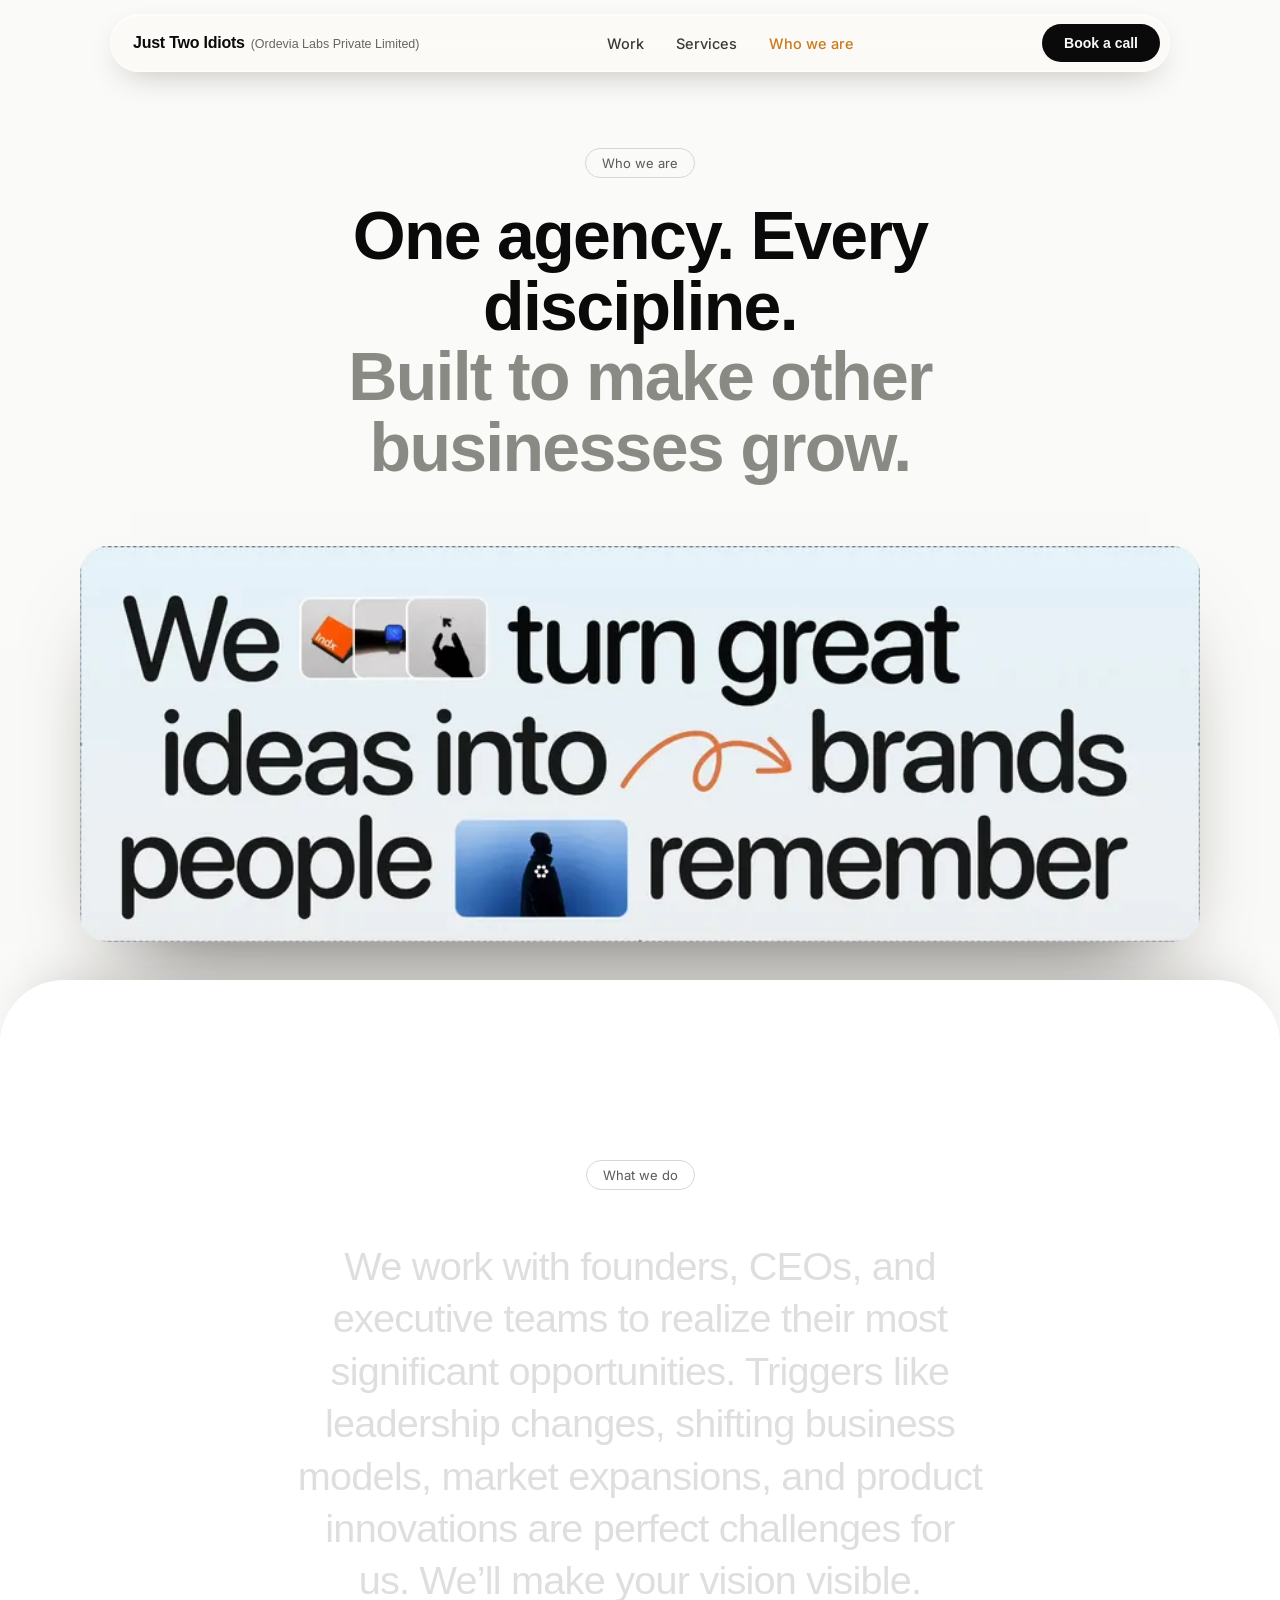
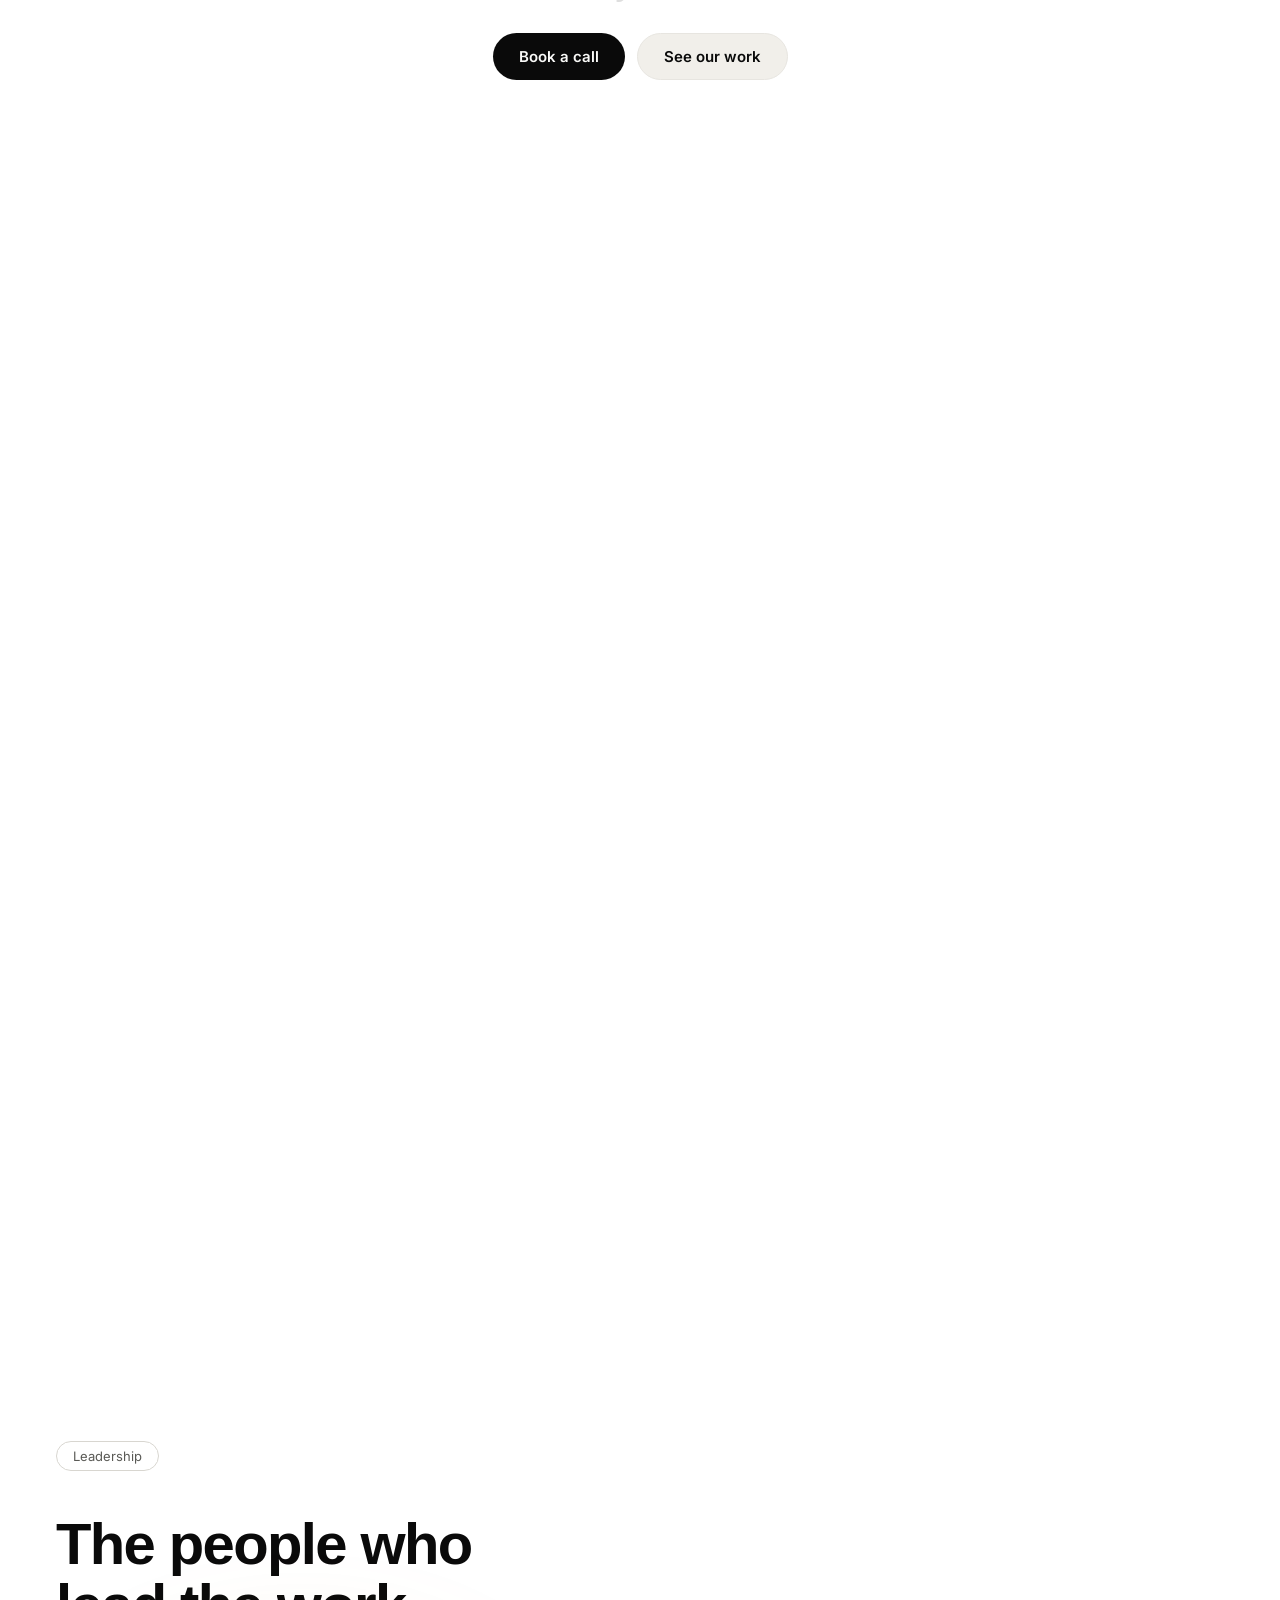
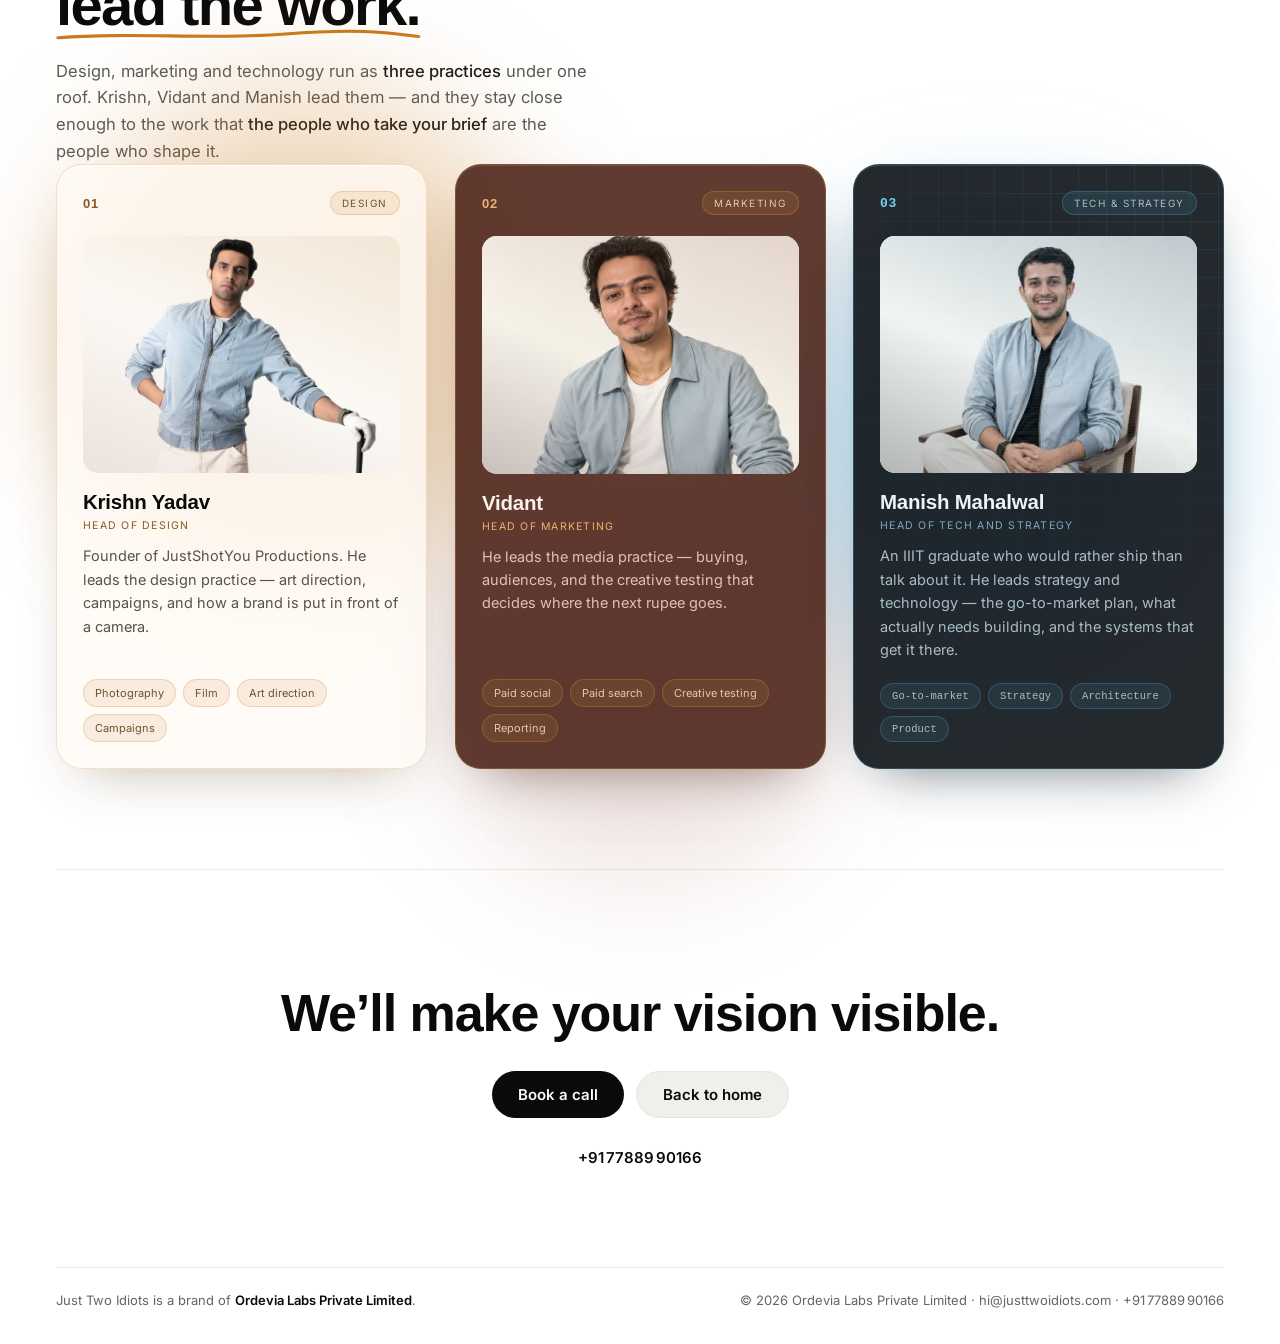
<file: who-we-are.html>
<!DOCTYPE html>
<html lang="en">
<head>
<meta charset="utf-8">
<meta name="viewport" content="width=device-width, initial-scale=1">
<link rel="icon" href="favicon.svg?v=1788468067" type="image/svg+xml">
<title>Who we are — Just Two Idiots</title>
<meta name="description" content="A strategy-led agency in India, with strategy, design, marketing and technology under one roof. Krishn Yadav leads design, Vidant leads marketing and Manish Mahalwal leads tech and strategy.">
<link rel="preconnect" href="https://fonts.googleapis.com">
<link rel="preconnect" href="https://fonts.gstatic.com" crossorigin>
<link rel="preconnect" href="https://api.fontshare.com" crossorigin>
<link href="https://fonts.googleapis.com/css2?family=Inter:wght@400;500;600&display=swap" rel="stylesheet">
<link href="https://api.fontshare.com/v2/css?f[]=switzer@400,500,600,700&display=swap" rel="stylesheet">
<link rel="stylesheet" href="style.css?v=1795465967">
<link rel="stylesheet" href="who-we-are.css?v=1794397115">
<link rel="canonical" href="https://justtwoidiots.com/who-we-are">
<meta name="theme-color" content="#FAFAF8">
<meta property="og:type" content="website">
<meta property="og:site_name" content="Just Two Idiots">
<meta property="og:locale" content="en_IN">
<meta property="og:title" content="Who we are — Just Two Idiots">
<meta property="og:description" content="A strategy-led agency in India, with strategy, design, marketing and technology under one roof. Krishn Yadav leads design, Vidant leads marketing and Manish Mahalwal leads tech and strategy.">
<meta property="og:url" content="https://justtwoidiots.com/who-we-are">
<meta property="og:image" content="https://justtwoidiots.com/assets/og/cover.jpg?v=2">
<meta property="og:image:width" content="1200">
<meta property="og:image:height" content="630">
<meta property="og:image:alt" content="Just Two Idiots — find your market, then lead it.">
<meta name="twitter:card" content="summary_large_image">
<meta name="twitter:title" content="Who we are — Just Two Idiots">
<meta name="twitter:description" content="A strategy-led agency in India, with strategy, design, marketing and technology under one roof. Krishn Yadav leads design, Vidant leads marketing and Manish Mahalwal leads tech and strategy.">
<meta name="twitter:image" content="https://justtwoidiots.com/assets/og/cover.jpg?v=2">
<script type="application/ld+json">{"@context":"https://schema.org","@type":"AboutPage","url":"https://justtwoidiots.com/who-we-are","name":"Who we are — Just Two Idiots","description":"A strategy-led agency in India, with strategy, design, marketing and technology under one roof. Krishn Yadav leads design, Vidant leads marketing and Manish Mahalwal leads tech and strategy.","isPartOf":{"@id":"https://justtwoidiots.com/#website"},"about":{"@type":"ProfessionalService","@id":"https://justtwoidiots.com/#studio","name":"Just Two Idiots","legalName":"Ordevia Labs Private Limited","url":"https://justtwoidiots.com/"},"mainEntity":[{"@type":"Person","name":"Krishn Yadav","jobTitle":"Head of Design","worksFor":{"@id":"https://justtwoidiots.com/#studio"}},{"@type":"Person","name":"Manish Mahalwal","jobTitle":"Head of Tech and Strategy","worksFor":{"@id":"https://justtwoidiots.com/#studio"}}]}</script>
</head>
<body>
<div class="wrap" id="top">

  <header class="site-header" id="site-header">
    <a class="site-logo" href="./"><span class="site-logo-name">Just Two Idiots</span> <span class="site-logo-legal">(Ordevia Labs Private Limited)</span></a>
    <nav class="site-nav" id="site-nav" aria-label="Primary">
      <a href="./#work" class="nav-link">Work</a>
      <a href="./#services" class="nav-link">Services</a>
      <a href="who-we-are" class="nav-link nav-link-who is-current" aria-current="page">Who we are</a>
    </nav>
    <a href="tel:+917788990166" class="nav-cta">Book a call</a>
    <button type="button" class="nav-toggle" aria-label="Open menu"
            aria-expanded="false" aria-controls="site-nav">
      <span class="nav-toggle-bar"></span>
      <span class="nav-toggle-bar"></span>
    </button>
  </header>

  <section class="who-hero">
    <div class="section-pill">Who we are</div>
    <h1 class="who-hero-title">One agency. Every discipline.<span>Built to make other businesses grow.</span></h1>
  </section>

  <!-- Banner: lies back, then rises flat into the page as you scroll. -->
  <section class="who-banner" aria-label="Just Two Idiots showreel">
    <div class="who-banner-sticky">
      <div class="who-banner-stage" id="who-banner-stage">
        <video class="who-banner-video" id="who-banner-video"
               poster="assets/who/banner-poster.webp"
               muted loop playsinline preload="none"
               width="1000" height="750" aria-hidden="true"></video>
      </div>
    </div>
  </section>

  <!-- The sheet: curves up over the banner, as in the reference. -->
  <div class="who-sheet">

    <section class="who-statement" id="who-statement">
      <div class="who-statement-sticky">
        <div class="section-pill">What we do</div>
        <p class="who-words" id="who-words">We work with founders, CEOs, and executive teams to realize their most significant opportunities. Triggers like leadership changes, shifting business models, market expansions, and product innovations are perfect challenges for us. We&rsquo;ll make your vision visible.</p>
        <div class="who-statement-cta">
          <a href="tel:+917788990166" class="who-btn who-btn-dark">Book a call</a>
          <a href="./#work" class="who-btn who-btn-light">See our work</a>
        </div>
      </div>
    </section>

    <section class="who-founders" id="founders">
      <!-- The words are pre-split in markup rather than by JS so the accent
           underline can wrap exactly "one room." and travel with it. Each word
           rides up out of its own clipping mask; the statement section above
           already lights words one at a time, so this one moves instead of
           tinting — two colour-reveals on one page read as the same trick. -->
      <header class="jf-intro" data-jf-intro>
        <div class="section-pill">Leadership</div>

        <h2 class="who-h2 jf-title">
          <span class="jf-w"><i>The</i></span>
          <span class="jf-w"><i>people</i></span>
          <span class="jf-w"><i>who</i></span>
          <span class="jf-accent"><span class="jf-w"><i>lead</i></span> <span class="jf-w"><i>the</i></span> <span class="jf-w"><i>work.</i></span><svg class="jf-underline" viewBox="0 0 220 14" preserveAspectRatio="none" fill="none" aria-hidden="true"><path pathLength="1" d="M3 9.6 C 46 3.4, 92 11.8, 138 5.4 S 200 4.4, 217 8.2" stroke="currentColor" stroke-width="3.4" stroke-linecap="round"/></svg></span>
        </h2>

        <div class="jf-intro-row">
          <p class="who-lede jf-lede">Design, marketing and technology run as <em>three practices</em> under one roof. Krishn, Vidant and Manish lead them&nbsp;&mdash; and they stay close enough to the work that <em>the people who take your brief</em> are the people who shape it.</p>

        </div>
      </header>

      <!-- Profile cards on one glass stage. The blobs are SIBLINGS behind the
           grid, not children of a card: the cards are translucent, and the
           colour field showing through them is what reads as glass. -->
      <div class="jf-stage">
        <div class="jf-blobs" aria-hidden="true">
          <span class="jf-blob jf-blob-a"></span>
          <span class="jf-blob jf-blob-b"></span>
          <span class="jf-blob jf-blob-c"></span>
        </div>

        <div class="jf-grid">

          <!-- 01 — the creative one. Motif is a design-tool artboard: a pen
               path draws itself, its anchors pop, a palette deals in. -->
          <article class="jf-card jf-creative" data-jf-card style="--jf-from: -1;">
            <div class="jf-face">
              <header class="jf-head">
                <span class="jf-index">01</span>
                <span class="jf-kind">Design</span>
              </header>

              <div class="jf-body">
                <div class="jf-portrait">
                  <img src="assets/who/krishn-card.webp" width="760" height="570"
                       alt="Krishn Yadav" loading="lazy" decoding="async">
                  <span class="jf-wash" aria-hidden="true"></span>
                </div>
                <div class="jf-copy">
                  <h3 class="jf-name">Krishn Yadav</h3>
                  <p class="jf-role">Head of Design</p>
                  <p class="jf-bio">Founder of JustShotYou Productions. He leads the design practice&nbsp;&mdash; art direction, campaigns, and how a brand is put in front of a camera.</p>
                </div>
              </div>

              <ul class="jf-chips">
                <li>Photography</li><li>Film</li><li>Art direction</li><li>Campaigns</li>
              </ul>
            </div>
          </article>


          <!-- 02 — the marketing one. Motif is a campaign panel: a curve draws
               itself across a faint grid, its read-points pop, spend bars deal
               in. Same three beats as the artboard beside it, different trade. -->
          <article class="jf-card jf-growth" data-jf-card style="--jf-from: 0;">
            <div class="jf-face">
              <header class="jf-head">
                <span class="jf-index">02</span>
                <span class="jf-kind">Marketing</span>
              </header>

              <div class="jf-body">
                <div class="jf-portrait">
                  <img src="assets/who/vidant-card.webp" width="700" height="525"
                       alt="Vidant" loading="lazy" decoding="async">
                  <span class="jf-wash" aria-hidden="true"></span>
                </div>
                <div class="jf-copy">
                  <h3 class="jf-name">Vidant</h3>
                  <p class="jf-role">Head of Marketing</p>
                  <p class="jf-bio">He leads the media practice&nbsp;&mdash; buying, audiences, and the creative testing that decides where the next rupee goes.</p>
                </div>
              </div>

              <ul class="jf-chips">
                <li>Paid social</li><li>Paid search</li><li>Creative testing</li><li>Reporting</li>
              </ul>
            </div>
          </article>

          <!-- 03 — the engineer. Motif is a terminal that types a deploy, over
               a blueprint grid with a scanline crossing it. -->
          <article class="jf-card jf-tech" data-jf-card style="--jf-from: 1;">
            <div class="jf-face">
              <span class="jf-grid-lines" aria-hidden="true"></span>
              <span class="jf-scan" aria-hidden="true"></span>
              <header class="jf-head">
                <span class="jf-index">03</span>
                <span class="jf-kind">Tech &amp; Strategy</span>
              </header>

              <div class="jf-body">
                <div class="jf-portrait">
                  <img src="assets/who/manish-card.webp" width="760" height="570"
                       alt="Manish Mahalwal" loading="lazy" decoding="async">
                  <span class="jf-wash" aria-hidden="true"></span>
                </div>
                <div class="jf-copy">
                  <h3 class="jf-name">Manish Mahalwal</h3>
                  <p class="jf-role">Head of Tech and Strategy</p>
                  <p class="jf-bio">An IIIT graduate who would rather ship than talk about it. He leads strategy and technology&nbsp;&mdash; the go-to-market plan, what actually needs building, and the systems that get it there.</p>
                </div>
              </div>

              <ul class="jf-chips">
                <li>Go-to-market</li><li>Strategy</li><li>Architecture</li><li>Product</li>
              </ul>
            </div>
          </article>

        </div>
      </div>
    </section>

    <section class="who-end">
      <h2 class="who-end-title">We&rsquo;ll make your vision visible.</h2>
      <div class="who-statement-cta">
        <a href="tel:+917788990166" class="who-btn who-btn-dark">Book a call</a>
        <a href="./" class="who-btn who-btn-light">Back to home</a>
      </div>
      <div class="who-end-num"><a href="tel:+917788990166">+91&#8239;77889&#8239;90166</a></div>
    </section>
    <!-- Legal entity. Just Two Idiots is the trading brand; the company behind
         it is named here, on every page, so a bank, payment provider or client
         can match the site to the registered business. -->
    <footer class="site-foot">
      <p class="site-foot-legal">Just Two Idiots is a brand of <strong>Ordevia Labs Private Limited</strong>.</p>
      <p class="site-foot-meta">&copy; 2026 Ordevia Labs Private Limited <span aria-hidden="true">&middot;</span> <a href="mailto:hi@justtwoidiots.com">hi@justtwoidiots.com</a> <span aria-hidden="true">&middot;</span> <a href="tel:+917788990166">+91&#8239;77889&#8239;90166</a></p>
    </footer>

  </div>
</div>
<script defer src="who-we-are.js?v=1788468067"></script>
<script defer src="nav.js?v=1788468067"></script>
</body>
</html>
</file>
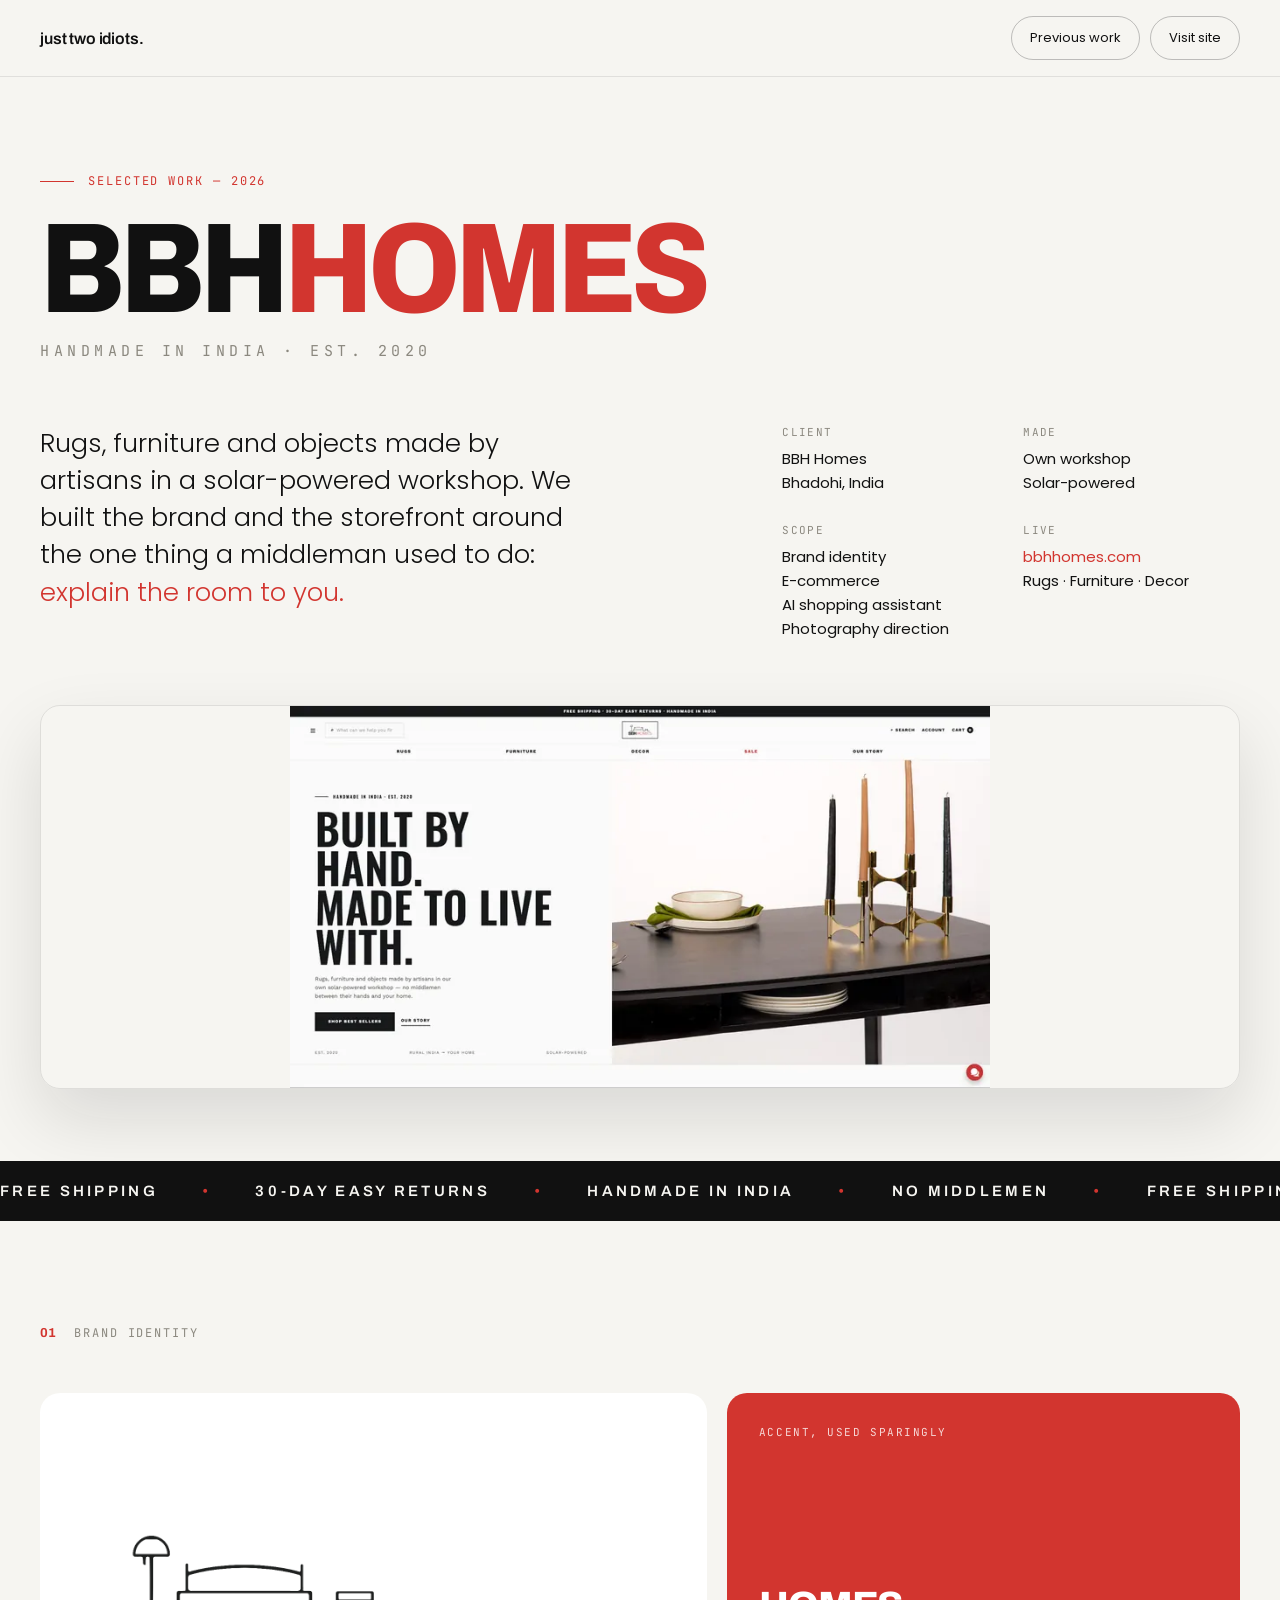
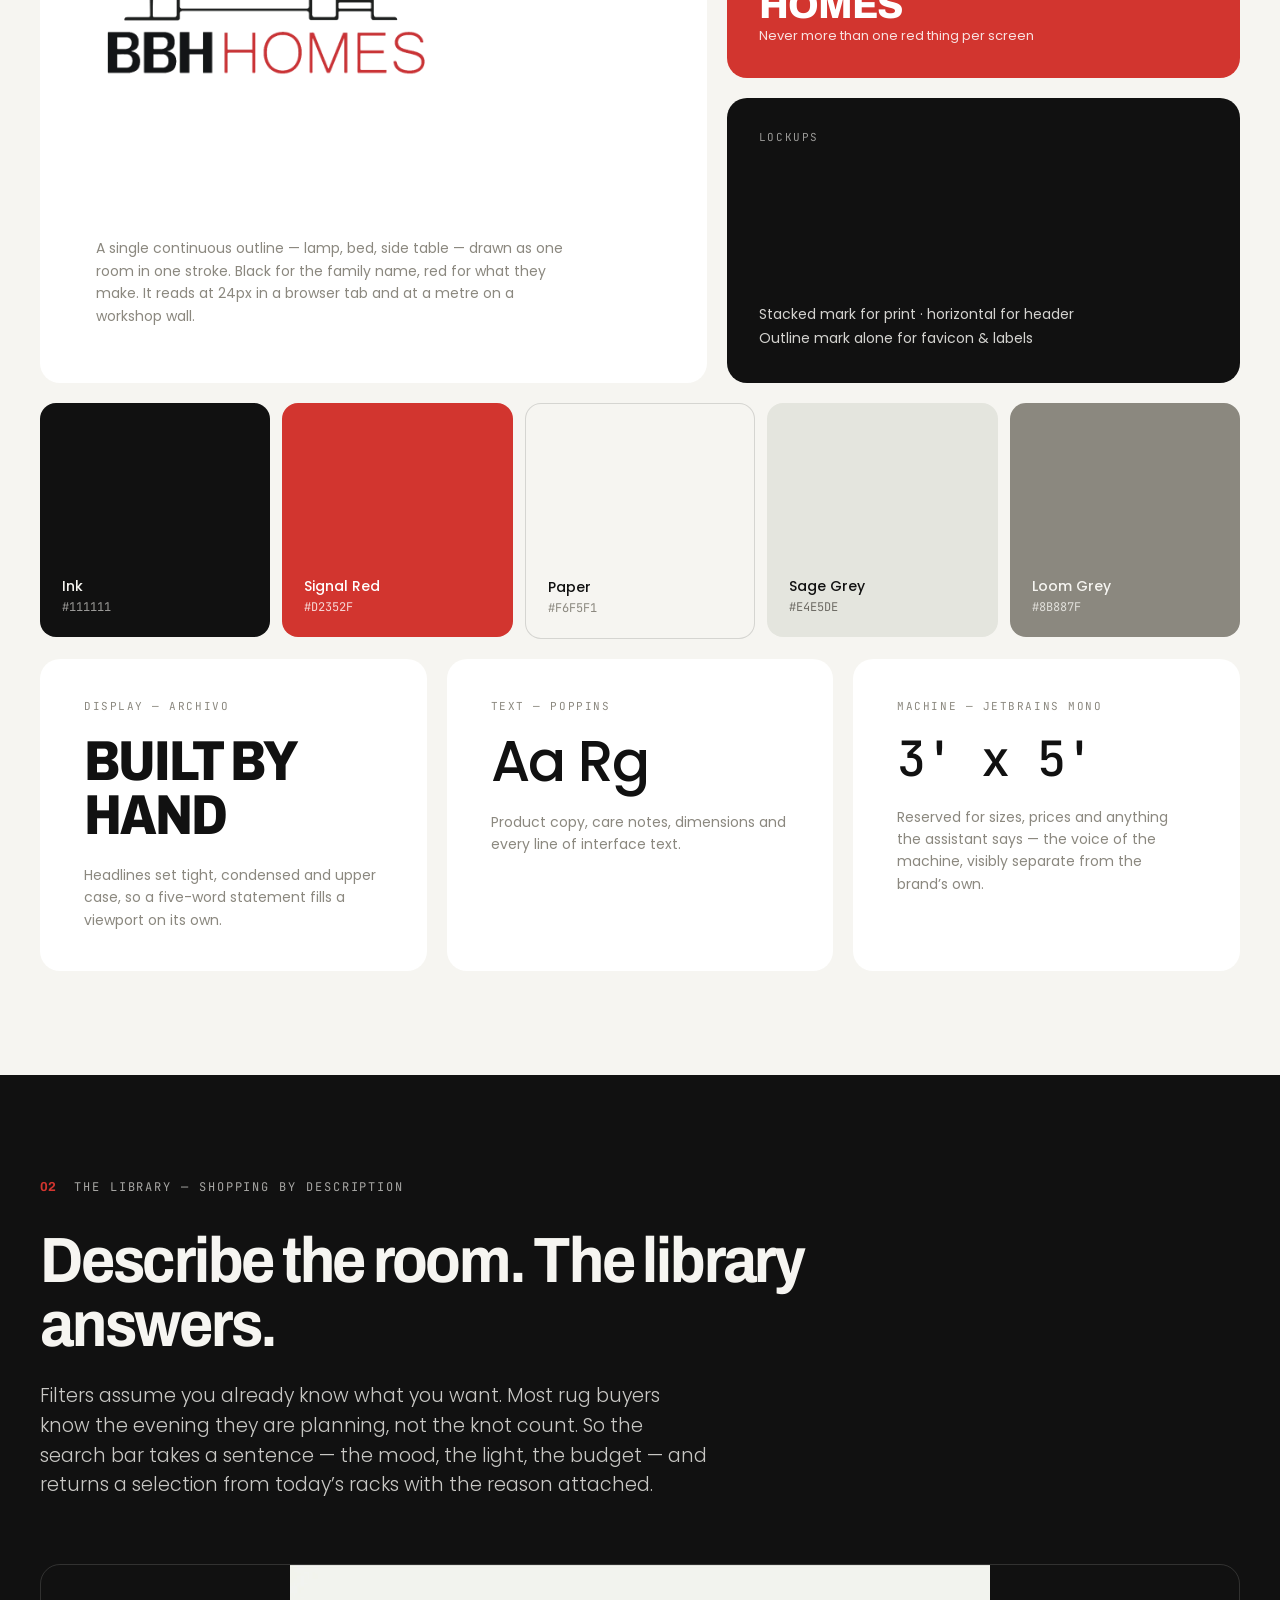
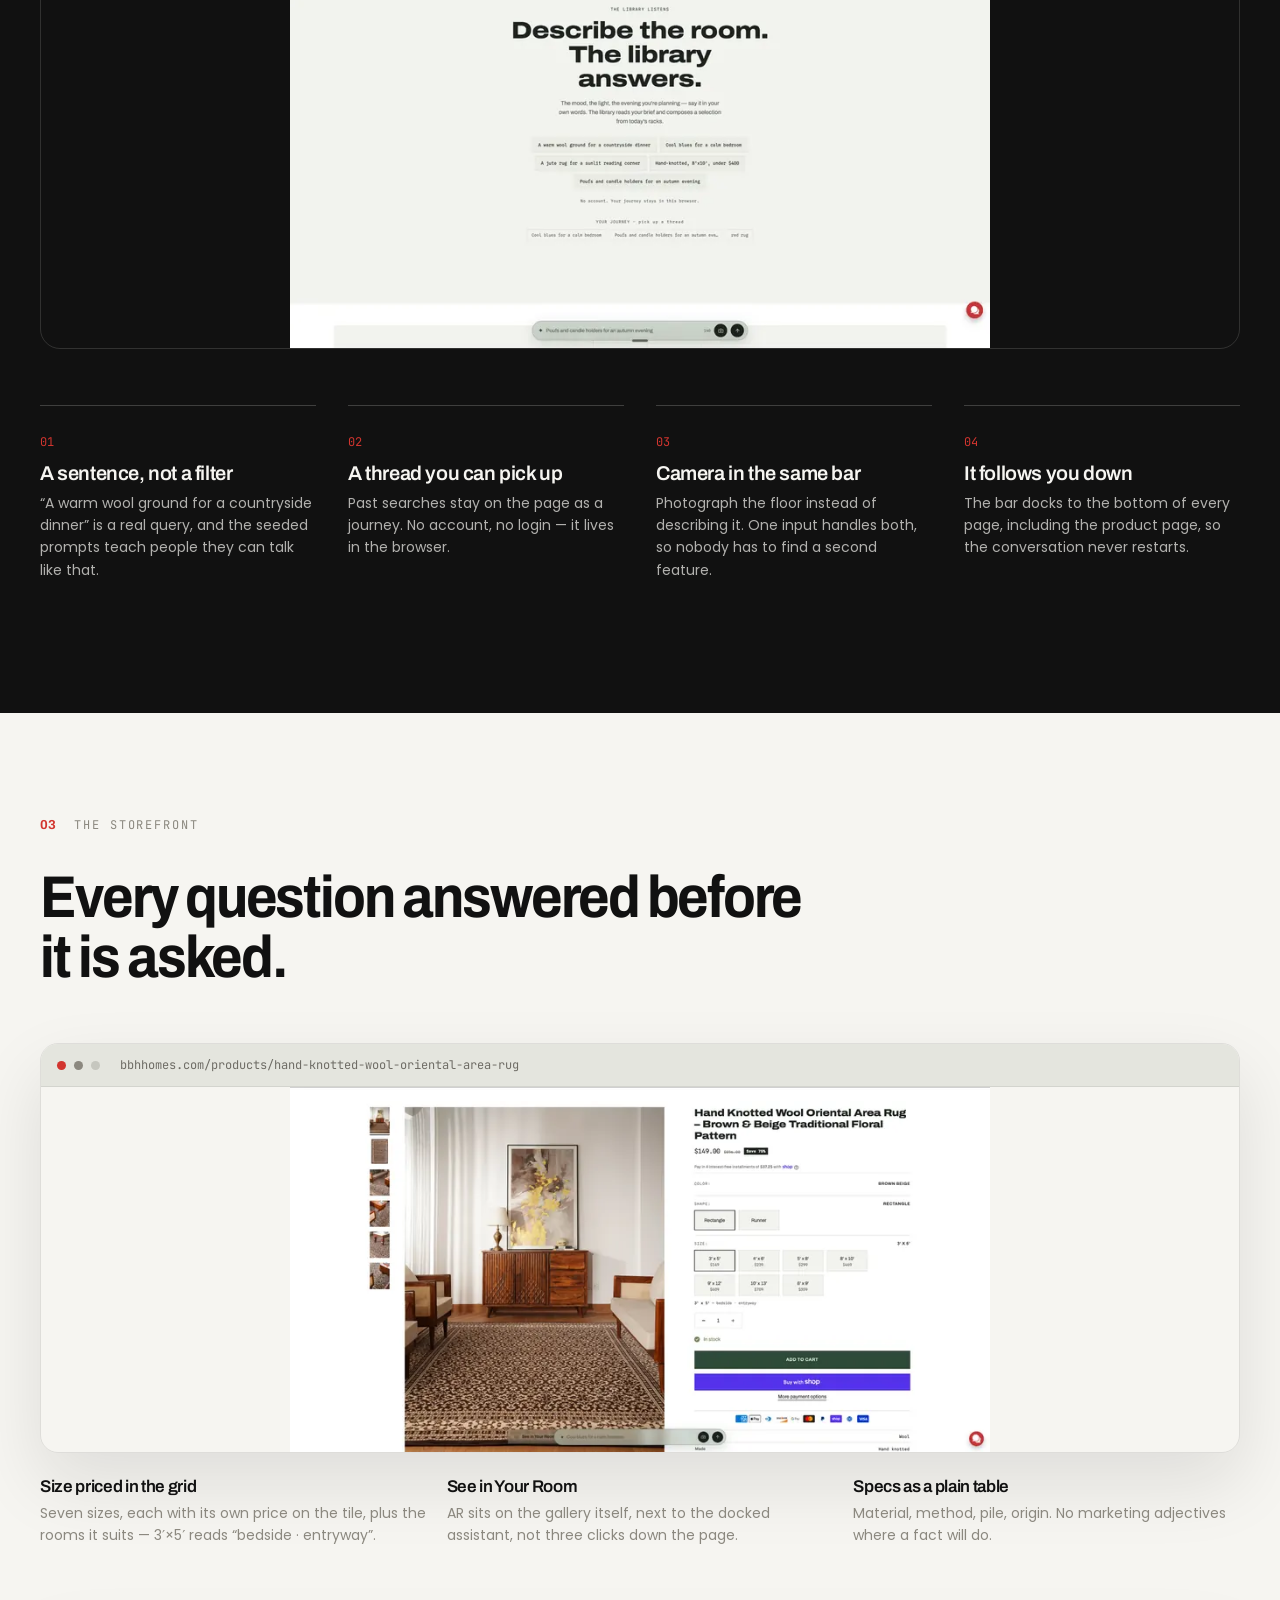
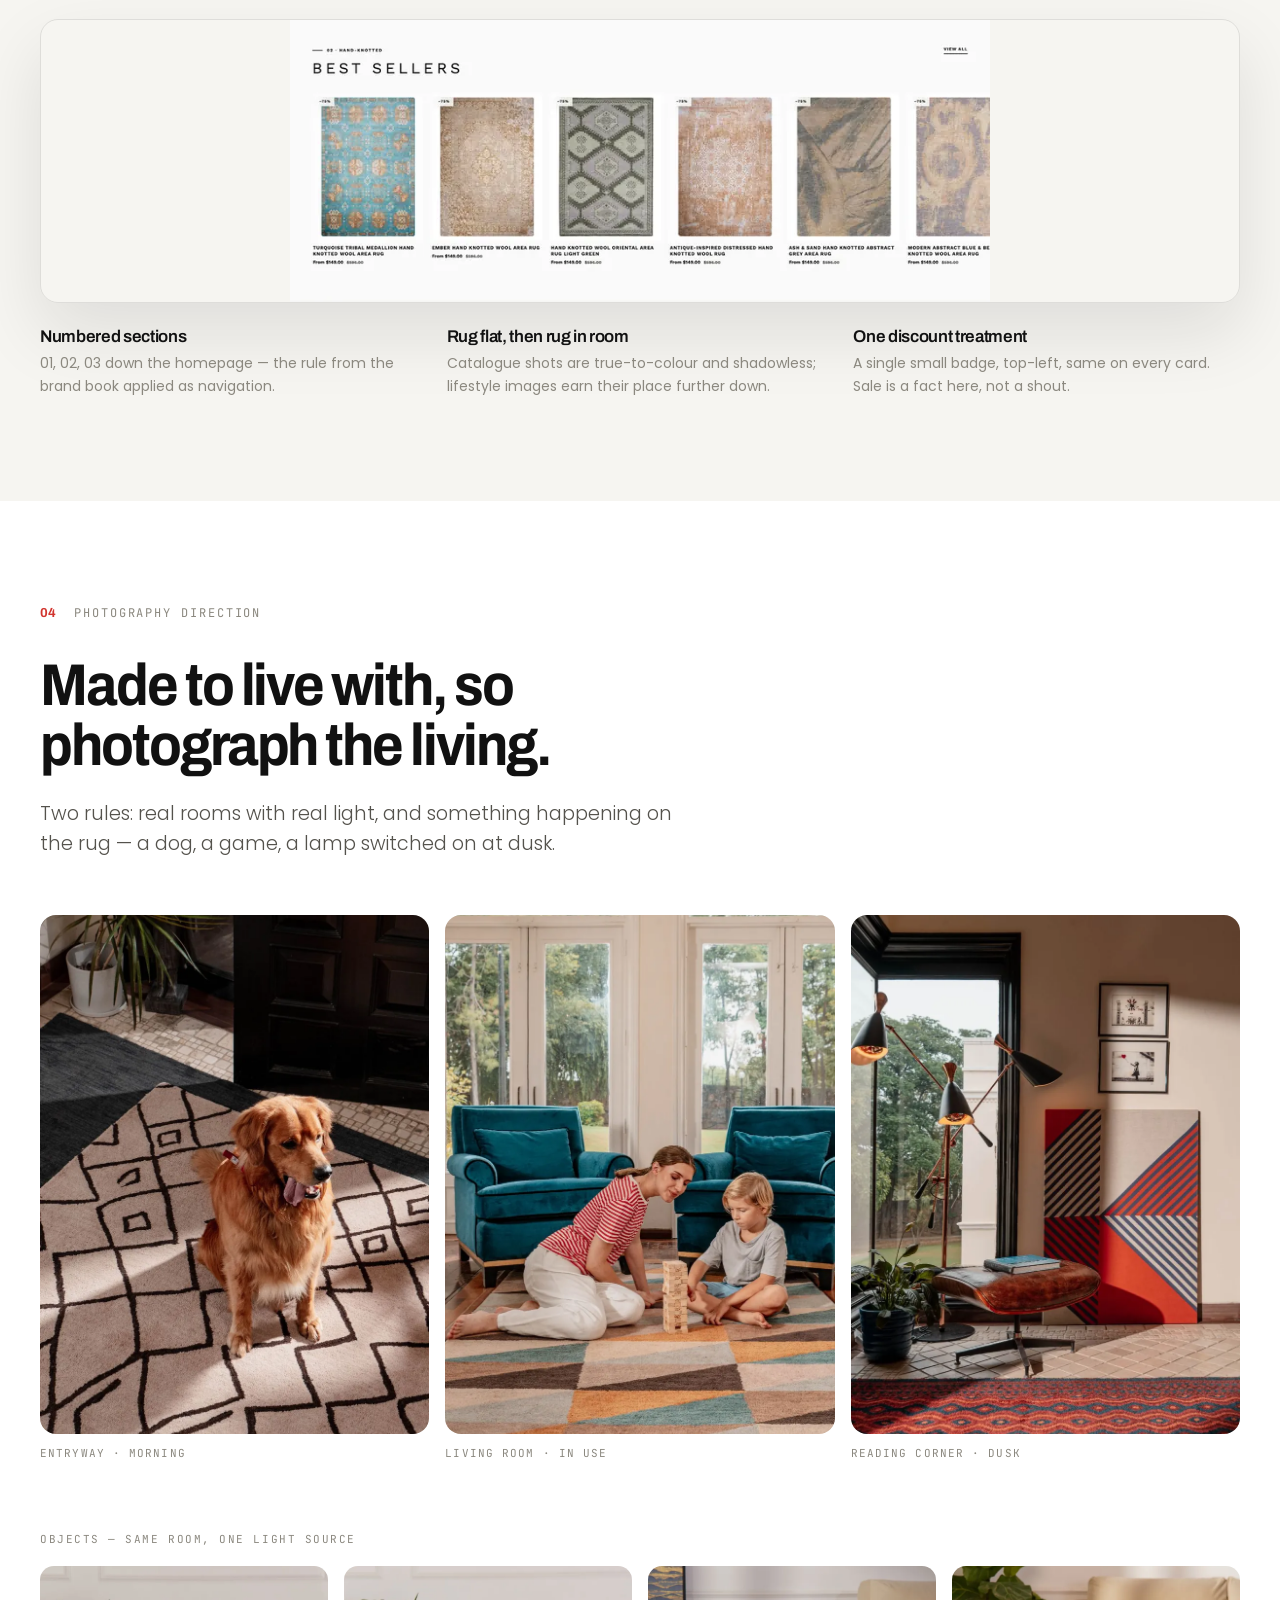
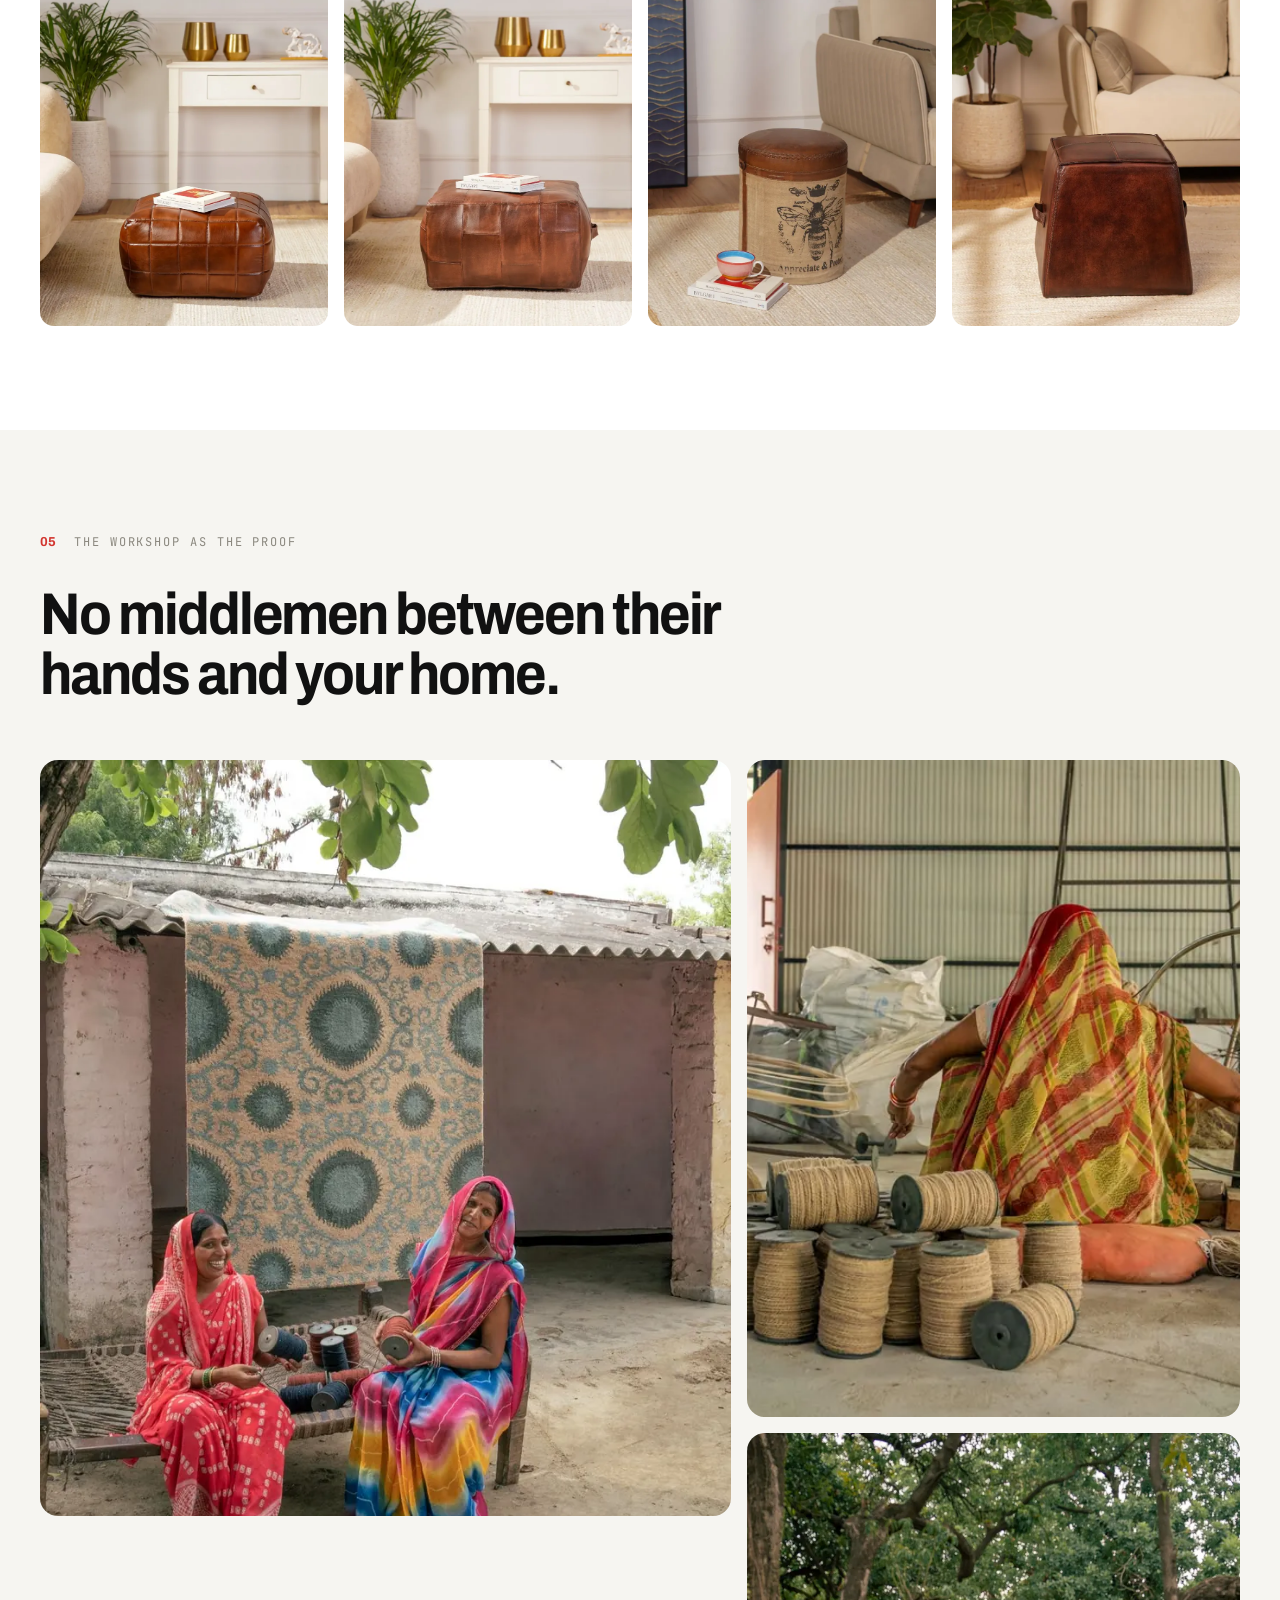
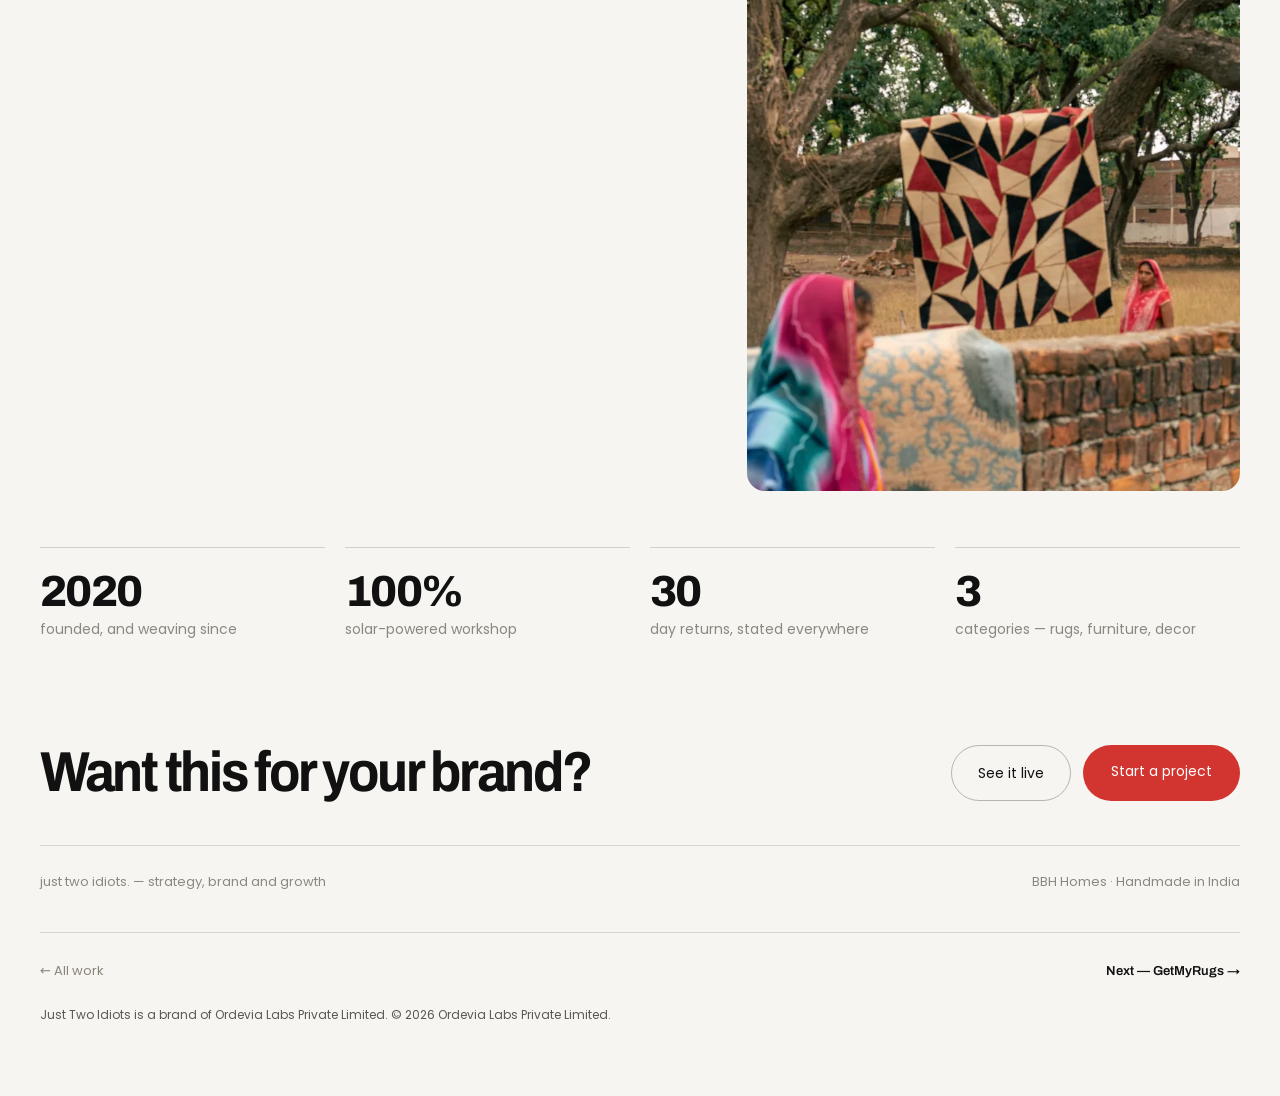
<file: work/bbhhomes.html>
<!DOCTYPE html>
<html lang="en">
<head>
<meta charset="utf-8">
<meta name="viewport" content="width=device-width, initial-scale=1">
<title>BBH Homes — Case study — Just Two Idiots</title>
<meta name="description" content="Naming, storefront design, an AI room-matching library, product photography and workshop films for BBH Homes — handmade rugs and furniture from India.">
<link rel="icon" href="../favicon.svg?v=1787814310" type="image/svg+xml">
<link rel="preconnect" href="https://fonts.googleapis.com">
<link rel="preconnect" href="https://fonts.gstatic.com" crossorigin>
<link href="https://fonts.googleapis.com/css2?family=Archivo:wght@400;500;600;700;800&family=Poppins:wght@300;400;500;600&family=JetBrains+Mono:wght@400;500&display=swap" rel="stylesheet">
<style>
  body { margin:0; background:#F6F5F1; -webkit-font-smoothing:antialiased; }
  a { color:#D2352F; text-decoration:none; }
  a:hover { color:#111111; }
  /* `style-hover` is a design-canvas attribute with no meaning in a browser —
     same conversion the other six case studies use. */
  .bbh-hov-dark:hover { background:#111111 !important; color:#F6F5F1 !important; border-color:#111111 !important; }
  .bbh-hov-red:hover { background:#D2352F !important; color:#FFFFFF !important; }
  @media (prefers-reduced-motion: reduce) {
    [data-reveal] { opacity:1 !important; transform:none !important; transition:none !important; }
  }
</style>
<link rel="stylesheet" href="case-study.css?v=1787814310">
<link rel="canonical" href="https://justtwoidiots.com/work/bbhhomes">
<meta name="theme-color" content="#FAFAF8">
<meta property="og:type" content="article">
<meta property="og:site_name" content="Just Two Idiots">
<meta property="og:locale" content="en_IN">
<meta property="og:title" content="BBH Homes — Case study — Just Two Idiots">
<meta property="og:description" content="Naming, storefront design, an AI room-matching library, product photography and workshop films for BBH Homes — handmade rugs and furniture from India.">
<meta property="og:url" content="https://justtwoidiots.com/work/bbhhomes">
<meta property="og:image" content="https://justtwoidiots.com/assets/og/bbhhomes.jpg">
<meta property="og:image:width" content="1200">
<meta property="og:image:height" content="630">
<meta property="og:image:alt" content="BBH Homes — handmade rugs and furniture">
<meta name="twitter:card" content="summary_large_image">
<meta name="twitter:title" content="BBH Homes — Case study — Just Two Idiots">
<meta name="twitter:description" content="Naming, storefront design, an AI room-matching library, product photography and workshop films for BBH Homes — handmade rugs and furniture from India.">
<meta name="twitter:image" content="https://justtwoidiots.com/assets/og/bbhhomes.jpg">
<script type="application/ld+json">{"@context":"https://schema.org","@graph":[{"@type":"CreativeWork","url":"https://justtwoidiots.com/work/bbhhomes","name":"BBH Homes","headline":"BBH Homes","description":"Naming, storefront design, an AI room-matching library, product photography and workshop films for BBH Homes — handmade rugs and furniture from India.","image":"https://justtwoidiots.com/assets/og/bbhhomes.jpg","about":"Handmade rugs and furniture","creator":{"@id":"https://justtwoidiots.com/#studio"},"isPartOf":{"@id":"https://justtwoidiots.com/#website"},"keywords":"Storefront design, Product photography, AI product discovery, Film","availableLanguage":"en"},{"@type":"BreadcrumbList","itemListElement":[{"@type":"ListItem","position":1,"name":"Home","item":"https://justtwoidiots.com/"},{"@type":"ListItem","position":2,"name":"Work","item":"https://justtwoidiots.com/#work"},{"@type":"ListItem","position":3,"name":"BBH Homes"}]}]}</script>
</head>
<body>

<div style="background:#F6F5F1; color:#111111; font-family:'Poppins',system-ui,sans-serif;">

  <div style="position:sticky; top:0; z-index:50; backdrop-filter:blur(14px); background:rgba(246,245,241,0.85); border-bottom:1px solid rgba(17,17,17,0.09);">
    <div style="max-width:1280px; margin:0 auto; padding:16px 40px; display:flex; align-items:center; justify-content:space-between; gap:24px;">
      <a href="../" style="font-family:'Archivo',sans-serif; font-weight:600; font-size:16px; letter-spacing:-0.01em; white-space:nowrap; color:#111111;">just two idiots.</a>
      <div style="display:flex; align-items:center; gap:10px;">
        <a href="./denver" style="border:1px solid rgba(17,17,17,0.25); border-radius:999px; padding:9px 18px; font-size:13px; color:#111111; white-space:nowrap; transition:background 0.25s, color 0.25s, border-color 0.25s;" class="bbh-hov-dark">Previous work</a>
        <a href="https://bbhhomes.com" style="border:1px solid rgba(17,17,17,0.25); border-radius:999px; padding:9px 18px; font-size:13px; color:#111111; white-space:nowrap; transition:background 0.25s, color 0.25s, border-color 0.25s;" class="bbh-hov-dark">Visit site</a>
      </div>
    </div>
  </div>

  <section style="max-width:1280px; margin:0 auto; padding:96px 40px 72px;">
    <div data-reveal="" style="opacity:0; transform:translateY(28px); transition:opacity 0.8s ease, transform 0.8s cubic-bezier(0.2,0.7,0.2,1);">
      <div style="display:flex; align-items:center; gap:14px; font-family:'JetBrains Mono',monospace; font-size:12px; letter-spacing:0.16em; text-transform:uppercase; color:#D2352F;">
        <span style="width:34px; height:1px; background:#D2352F; display:inline-block;"></span>
        <span>Selected work — 2026</span>
      </div>
      <h1 style="font-family:'Archivo',sans-serif; font-weight:800; font-variation-settings:'wdth' 88; font-size:clamp(46px,10vw,158px); line-height:0.86; letter-spacing:-0.04em; text-transform:uppercase; margin:26px 0 0;">BBH<span style="color:#D2352F;">Homes</span></h1>
      <div style="font-family:'JetBrains Mono',monospace; font-size:clamp(12px,1.3vw,15px); letter-spacing:0.3em; text-transform:uppercase; color:#8B887F; margin-top:16px;">Handmade in India · Est. 2020</div>
    </div>

    <div data-reveal="" style="opacity:0; transform:translateY(28px); transition:opacity 0.8s ease 0.12s, transform 0.8s cubic-bezier(0.2,0.7,0.2,1) 0.12s; display:grid; grid-template-columns:minmax(0,1.5fr) minmax(0,1fr); gap:56px; margin-top:64px; align-items:start;">
      <p style="font-size:clamp(19px,2vw,26px); line-height:1.45; margin:0; max-width:34ch; text-wrap:pretty; font-weight:300;">Rugs, furniture and objects made by artisans in a solar-powered workshop. We built the brand and the storefront around the one thing a middleman used to do: <em style="font-style:normal; color:#D2352F;">explain the room to you.</em></p>
      <div style="display:grid; grid-template-columns:1fr 1fr; gap:28px 24px;">
        <div><div style="font-family:'JetBrains Mono',monospace; font-size:11px; letter-spacing:0.12em; text-transform:uppercase; color:#8B887F; margin-bottom:8px;">Client</div><div style="font-size:15px; line-height:1.6;">BBH Homes<br>Bhadohi, India</div></div>
        <div><div style="font-family:'JetBrains Mono',monospace; font-size:11px; letter-spacing:0.12em; text-transform:uppercase; color:#8B887F; margin-bottom:8px;">Made</div><div style="font-size:15px; line-height:1.6;">Own workshop<br>Solar-powered</div></div>
        <div><div style="font-family:'JetBrains Mono',monospace; font-size:11px; letter-spacing:0.12em; text-transform:uppercase; color:#8B887F; margin-bottom:8px;">Scope</div><div style="font-size:15px; line-height:1.6;">Brand identity<br>E-commerce<br>AI shopping assistant<br>Photography direction</div></div>
        <div><div style="font-family:'JetBrains Mono',monospace; font-size:11px; letter-spacing:0.12em; text-transform:uppercase; color:#8B887F; margin-bottom:8px;">Live</div><div style="font-size:15px; line-height:1.6;"><a href="https://bbhhomes.com">bbhhomes.com</a><br>Rugs · Furniture · Decor</div></div>
      </div>
    </div>

    <div data-reveal="" style="opacity:0; transform:translateY(28px); transition:opacity 0.8s ease 0.2s, transform 0.8s cubic-bezier(0.2,0.7,0.2,1) 0.2s; margin-top:64px; border-radius:20px; overflow:hidden; border:1px solid rgba(17,17,17,0.1); box-shadow:0 30px 70px rgba(17,17,17,0.12);">
      <img src="../assets/casestudy/bbhhomes/bbh-site-home.webp" alt="BBH Homes homepage — Built by hand. Made to live with." style="width:100%; display:block;" srcset="../assets/casestudy/bbhhomes/bbh-site-home-800.webp 800w, ../assets/casestudy/bbhhomes/bbh-site-home.webp 1400w" sizes="(max-width: 860px) 100vw, 700px" width="1400" height="765" loading="lazy" decoding="async">
    </div>
  </section>

  <div style="background:#111111; color:#F6F5F1; overflow:hidden; padding:22px 0;">
    <div style="display:flex; width:max-content; animation:bbh-marquee 40s linear infinite; font-family:'Archivo',sans-serif; font-weight:600; font-size:15px; letter-spacing:0.22em; text-transform:uppercase; white-space:nowrap;">
      <span style="padding-right:44px;">Free shipping</span><span style="padding-right:44px; color:#D2352F;">•</span>
      <span style="padding-right:44px;">30-day easy returns</span><span style="padding-right:44px; color:#D2352F;">•</span>
      <span style="padding-right:44px;">Handmade in India</span><span style="padding-right:44px; color:#D2352F;">•</span>
      <span style="padding-right:44px;">No middlemen</span><span style="padding-right:44px; color:#D2352F;">•</span>
      <span style="padding-right:44px;">Free shipping</span><span style="padding-right:44px; color:#D2352F;">•</span>
      <span style="padding-right:44px;">30-day easy returns</span><span style="padding-right:44px; color:#D2352F;">•</span>
      <span style="padding-right:44px;">Handmade in India</span><span style="padding-right:44px; color:#D2352F;">•</span>
      <span style="padding-right:44px;">No middlemen</span><span style="padding-right:44px; color:#D2352F;">•</span>
    </div>
  </div>

  <section style="max-width:1280px; margin:0 auto; padding:104px 40px;">
    <div data-reveal="" style="opacity:0; transform:translateY(28px); transition:opacity 0.8s ease, transform 0.8s cubic-bezier(0.2,0.7,0.2,1); display:flex; align-items:baseline; gap:18px; margin-bottom:52px;">
      <span style="font-family:'Archivo',sans-serif; font-weight:700; font-size:13px; color:#D2352F;">01</span>
      <span style="font-family:'JetBrains Mono',monospace; font-size:12px; letter-spacing:0.16em; text-transform:uppercase; color:#8B887F;">Brand identity</span>
    </div>

    <div data-reveal="" style="opacity:0; transform:translateY(28px); transition:opacity 0.8s ease, transform 0.8s cubic-bezier(0.2,0.7,0.2,1); display:grid; grid-template-columns:minmax(0,1.3fr) minmax(0,1fr); gap:20px;">
      <div style="background:#FFFFFF; border-radius:20px; padding:56px; display:flex; flex-direction:column; justify-content:space-between; gap:48px; min-height:320px;">
        <img src="../assets/casestudy/bbhhomes/bbh-logo.webp" alt="BBH Homes logo" style="width:min(340px,100%); display:block;" width="800" height="800" loading="lazy" decoding="async">
        <div style="font-size:14px; line-height:1.6; color:#8B887F; max-width:52ch;">A single continuous outline — lamp, bed, side table — drawn as one room in one stroke. Black for the family name, red for what they make. It reads at 24px in a browser tab and at a metre on a workshop wall.</div>
      </div>
      <div style="display:grid; grid-template-rows:1fr 1fr; gap:20px;">
        <div style="background:#D2352F; border-radius:20px; padding:32px; display:flex; flex-direction:column; justify-content:space-between; color:#FFFFFF;">
          <div style="font-family:'JetBrains Mono',monospace; font-size:11px; letter-spacing:0.14em; text-transform:uppercase; opacity:0.8;">Accent, used sparingly</div>
          <div><div style="font-family:'Archivo',sans-serif; font-weight:800; font-size:38px; letter-spacing:-0.03em;">HOMES</div><div style="font-size:13px; opacity:0.85;">Never more than one red thing per screen</div></div>
        </div>
        <div style="background:#111111; border-radius:20px; padding:32px; display:flex; flex-direction:column; justify-content:space-between; color:#F6F5F1;">
          <div style="font-family:'JetBrains Mono',monospace; font-size:11px; letter-spacing:0.14em; text-transform:uppercase; opacity:0.6;">Lockups</div>
          <div style="font-size:14px; line-height:1.7; opacity:0.85;">Stacked mark for print · horizontal for header<br>Outline mark alone for favicon &amp; labels</div>
        </div>
      </div>
    </div>

    <div data-reveal="" style="opacity:0; transform:translateY(28px); transition:opacity 0.8s ease, transform 0.8s cubic-bezier(0.2,0.7,0.2,1); margin-top:20px; display:grid; grid-template-columns:repeat(5,minmax(0,1fr)); gap:12px;">
      <div style="background:#111111; border-radius:16px; padding:22px; height:190px; display:flex; flex-direction:column; justify-content:flex-end; color:#F6F5F1;"><div style="font-size:14px; font-weight:500;">Ink</div><div style="font-family:'JetBrains Mono',monospace; font-size:12px; opacity:0.6; margin-top:2px;">#111111</div></div>
      <div style="background:#D2352F; border-radius:16px; padding:22px; height:190px; display:flex; flex-direction:column; justify-content:flex-end; color:#FFFFFF;"><div style="font-size:14px; font-weight:500;">Signal Red</div><div style="font-family:'JetBrains Mono',monospace; font-size:12px; opacity:0.8; margin-top:2px;">#D2352F</div></div>
      <div style="background:#F6F5F1; border:1px solid rgba(17,17,17,0.14); border-radius:16px; padding:22px; height:190px; display:flex; flex-direction:column; justify-content:flex-end;"><div style="font-size:14px; font-weight:500;">Paper</div><div style="font-family:'JetBrains Mono',monospace; font-size:12px; color:#8B887F; margin-top:2px;">#F6F5F1</div></div>
      <div style="background:#E4E5DE; border-radius:16px; padding:22px; height:190px; display:flex; flex-direction:column; justify-content:flex-end;"><div style="font-size:14px; font-weight:500;">Sage Grey</div><div style="font-family:'JetBrains Mono',monospace; font-size:12px; color:#6E6C65; margin-top:2px;">#E4E5DE</div></div>
      <div style="background:#8B887F; border-radius:16px; padding:22px; height:190px; display:flex; flex-direction:column; justify-content:flex-end; color:#F6F5F1;"><div style="font-size:14px; font-weight:500;">Loom Grey</div><div style="font-family:'JetBrains Mono',monospace; font-size:12px; opacity:0.8; margin-top:2px;">#8B887F</div></div>
    </div>

    <div data-reveal="" style="opacity:0; transform:translateY(28px); transition:opacity 0.8s ease, transform 0.8s cubic-bezier(0.2,0.7,0.2,1); margin-top:20px; display:grid; grid-template-columns:repeat(3,minmax(0,1fr)); gap:20px;">
      <div style="background:#FFFFFF; border-radius:20px; padding:40px 44px;">
        <div style="font-family:'JetBrains Mono',monospace; font-size:11px; letter-spacing:0.14em; text-transform:uppercase; color:#8B887F; margin-bottom:22px;">Display — Archivo</div>
        <div style="font-family:'Archivo',sans-serif; font-weight:800; font-variation-settings:'wdth' 85; font-size:clamp(40px,4.4vw,64px); line-height:0.95; letter-spacing:-0.035em; text-transform:uppercase;">BUILT BY HAND</div>
        <div style="font-size:14px; line-height:1.6; color:#8B887F; margin-top:22px;">Headlines set tight, condensed and upper case, so a five-word statement fills a viewport on its own.</div>
      </div>
      <div style="background:#FFFFFF; border-radius:20px; padding:40px 44px;">
        <div style="font-family:'JetBrains Mono',monospace; font-size:11px; letter-spacing:0.14em; text-transform:uppercase; color:#8B887F; margin-bottom:22px;">Text — Poppins</div>
        <div style="font-weight:500; font-size:clamp(38px,4.4vw,62px); line-height:0.95; letter-spacing:-0.03em;">Aa Rg</div>
        <div style="font-size:14px; line-height:1.6; color:#8B887F; margin-top:22px;">Product copy, care notes, dimensions and every line of interface text.</div>
      </div>
      <div style="background:#FFFFFF; border-radius:20px; padding:40px 44px;">
        <div style="font-family:'JetBrains Mono',monospace; font-size:11px; letter-spacing:0.14em; text-transform:uppercase; color:#8B887F; margin-bottom:22px;">Machine — JetBrains Mono</div>
        <div style="font-family:'JetBrains Mono',monospace; font-weight:500; font-size:clamp(34px,3.8vw,52px); line-height:1; letter-spacing:-0.02em;">3' x 5'</div>
        <div style="font-size:14px; line-height:1.6; color:#8B887F; margin-top:22px;">Reserved for sizes, prices and anything the assistant says — the voice of the machine, visibly separate from the brand’s own.</div>
      </div>
    </div>
  </section>

  <section style="background:#111111; color:#F6F5F1; padding:104px 0;">
    <div style="max-width:1280px; margin:0 auto; padding:0 40px;">
      <div data-reveal="" style="opacity:0; transform:translateY(28px); transition:opacity 0.8s ease, transform 0.8s cubic-bezier(0.2,0.7,0.2,1);">
        <div style="display:flex; align-items:baseline; gap:18px; margin-bottom:34px;">
          <span style="font-family:'Archivo',sans-serif; font-weight:700; font-size:13px; color:#D2352F;">02</span>
          <span style="font-family:'JetBrains Mono',monospace; font-size:12px; letter-spacing:0.16em; text-transform:uppercase; opacity:0.65;">The library — shopping by description</span>
        </div>
        <h2 style="font-family:'Archivo',sans-serif; font-weight:700; font-variation-settings:'wdth' 90; font-size:clamp(34px,5vw,68px); line-height:1; letter-spacing:-0.035em; margin:0; max-width:22ch;">Describe the room. The library answers.</h2>
        <p style="font-size:clamp(16px,1.5vw,20px); line-height:1.55; font-weight:300; margin:24px 0 0; max-width:56ch; opacity:0.8;">Filters assume you already know what you want. Most rug buyers know the evening they are planning, not the knot count. So the search bar takes a sentence — the mood, the light, the budget — and returns a selection from today’s racks with the reason attached.</p>
      </div>

      <div data-reveal="" style="opacity:0; transform:translateY(28px); transition:opacity 0.8s ease, transform 0.8s cubic-bezier(0.2,0.7,0.2,1); margin-top:64px; border-radius:20px; overflow:hidden; border:1px solid rgba(246,245,241,0.14);">
        <img src="../assets/casestudy/bbhhomes/bbh-site-search.webp" alt="BBH Homes library search — describe the room" style="width:100%; display:block;" srcset="../assets/casestudy/bbhhomes/bbh-site-search-800.webp 800w, ../assets/casestudy/bbhhomes/bbh-site-search.webp 1400w" sizes="(max-width: 860px) 100vw, 700px" width="1400" height="765" loading="lazy" decoding="async">
      </div>

      <div data-reveal="" style="opacity:0; transform:translateY(28px); transition:opacity 0.8s ease, transform 0.8s cubic-bezier(0.2,0.7,0.2,1); display:grid; grid-template-columns:repeat(4,minmax(0,1fr)); gap:2px 32px; margin-top:56px;">
        <div style="padding:28px 0; border-top:1px solid rgba(246,245,241,0.2);">
          <div style="font-family:'JetBrains Mono',monospace; font-size:12px; color:#D2352F; margin-bottom:12px;">01</div>
          <div style="font-family:'Archivo',sans-serif; font-weight:600; font-size:20px; letter-spacing:-0.02em;">A sentence, not a filter</div>
          <div style="font-size:14px; line-height:1.6; opacity:0.7; margin-top:8px;">“A warm wool ground for a countryside dinner” is a real query, and the seeded prompts teach people they can talk like that.</div>
        </div>
        <div style="padding:28px 0; border-top:1px solid rgba(246,245,241,0.2);">
          <div style="font-family:'JetBrains Mono',monospace; font-size:12px; color:#D2352F; margin-bottom:12px;">02</div>
          <div style="font-family:'Archivo',sans-serif; font-weight:600; font-size:20px; letter-spacing:-0.02em;">A thread you can pick up</div>
          <div style="font-size:14px; line-height:1.6; opacity:0.7; margin-top:8px;">Past searches stay on the page as a journey. No account, no login — it lives in the browser.</div>
        </div>
        <div style="padding:28px 0; border-top:1px solid rgba(246,245,241,0.2);">
          <div style="font-family:'JetBrains Mono',monospace; font-size:12px; color:#D2352F; margin-bottom:12px;">03</div>
          <div style="font-family:'Archivo',sans-serif; font-weight:600; font-size:20px; letter-spacing:-0.02em;">Camera in the same bar</div>
          <div style="font-size:14px; line-height:1.6; opacity:0.7; margin-top:8px;">Photograph the floor instead of describing it. One input handles both, so nobody has to find a second feature.</div>
        </div>
        <div style="padding:28px 0; border-top:1px solid rgba(246,245,241,0.2);">
          <div style="font-family:'JetBrains Mono',monospace; font-size:12px; color:#D2352F; margin-bottom:12px;">04</div>
          <div style="font-family:'Archivo',sans-serif; font-weight:600; font-size:20px; letter-spacing:-0.02em;">It follows you down</div>
          <div style="font-size:14px; line-height:1.6; opacity:0.7; margin-top:8px;">The bar docks to the bottom of every page, including the product page, so the conversation never restarts.</div>
        </div>
      </div>
    </div>
  </section>

  <section style="max-width:1280px; margin:0 auto; padding:104px 40px;">
    <div data-reveal="" style="opacity:0; transform:translateY(28px); transition:opacity 0.8s ease, transform 0.8s cubic-bezier(0.2,0.7,0.2,1);">
      <div style="display:flex; align-items:baseline; gap:18px; margin-bottom:34px;">
        <span style="font-family:'Archivo',sans-serif; font-weight:700; font-size:13px; color:#D2352F;">03</span>
        <span style="font-family:'JetBrains Mono',monospace; font-size:12px; letter-spacing:0.16em; text-transform:uppercase; color:#8B887F;">The storefront</span>
      </div>
      <h2 style="font-family:'Archivo',sans-serif; font-weight:700; font-variation-settings:'wdth' 90; font-size:clamp(32px,4.6vw,62px); line-height:1.02; letter-spacing:-0.035em; margin:0; max-width:24ch;">Every question answered before it is asked.</h2>
    </div>

    <div data-reveal="" style="opacity:0; transform:translateY(28px); transition:opacity 0.8s ease, transform 0.8s cubic-bezier(0.2,0.7,0.2,1); margin-top:56px;">
      <div style="border-radius:18px; overflow:hidden; border:1px solid rgba(17,17,17,0.1); box-shadow:0 30px 70px rgba(17,17,17,0.1);">
        <div style="display:flex; align-items:center; gap:8px; padding:13px 16px; background:#E4E5DE; border-bottom:1px solid rgba(17,17,17,0.08);">
          <div style="width:9px; height:9px; border-radius:50%; background:#D2352F;"></div>
          <div style="width:9px; height:9px; border-radius:50%; background:#8B887F;"></div>
          <div style="width:9px; height:9px; border-radius:50%; background:#C6C7BF;"></div>
          <div style="margin-left:12px; font-family:'JetBrains Mono',monospace; font-size:12px; color:#6E6C65;">bbhhomes.com/products/hand-knotted-wool-oriental-area-rug</div>
        </div>
        <img src="../assets/casestudy/bbhhomes/bbh-site-product.webp" alt="BBH Homes product page" style="width:100%; display:block;" srcset="../assets/casestudy/bbhhomes/bbh-site-product-800.webp 800w, ../assets/casestudy/bbhhomes/bbh-site-product.webp 1400w" sizes="(max-width: 860px) 100vw, 700px" width="1400" height="730" loading="lazy" decoding="async">
      </div>
      <div style="display:grid; grid-template-columns:repeat(3,minmax(0,1fr)); gap:20px; margin-top:24px;">
        <div><div style="font-family:'Archivo',sans-serif; font-weight:600; font-size:17px; letter-spacing:-0.02em;">Size priced in the grid</div><div style="font-size:14px; line-height:1.6; color:#8B887F; margin-top:6px;">Seven sizes, each with its own price on the tile, plus the rooms it suits — 3′×5′ reads “bedside · entryway”.</div></div>
        <div><div style="font-family:'Archivo',sans-serif; font-weight:600; font-size:17px; letter-spacing:-0.02em;">See in Your Room</div><div style="font-size:14px; line-height:1.6; color:#8B887F; margin-top:6px;">AR sits on the gallery itself, next to the docked assistant, not three clicks down the page.</div></div>
        <div><div style="font-family:'Archivo',sans-serif; font-weight:600; font-size:17px; letter-spacing:-0.02em;">Specs as a plain table</div><div style="font-size:14px; line-height:1.6; color:#8B887F; margin-top:6px;">Material, method, pile, origin. No marketing adjectives where a fact will do.</div></div>
      </div>
    </div>

    <div data-reveal="" style="opacity:0; transform:translateY(28px); transition:opacity 0.8s ease, transform 0.8s cubic-bezier(0.2,0.7,0.2,1); margin-top:72px;">
      <div style="border-radius:18px; overflow:hidden; border:1px solid rgba(17,17,17,0.1); box-shadow:0 30px 70px rgba(17,17,17,0.1);">
        <img src="../assets/casestudy/bbhhomes/bbh-site-bestsellers.webp" alt="BBH Homes best sellers row" style="width:100%; display:block;" srcset="../assets/casestudy/bbhhomes/bbh-site-bestsellers-800.webp 800w, ../assets/casestudy/bbhhomes/bbh-site-bestsellers.webp 1400w" sizes="(max-width: 860px) 100vw, 700px" width="1400" height="566" loading="lazy" decoding="async">
      </div>
      <div style="display:grid; grid-template-columns:repeat(3,minmax(0,1fr)); gap:20px; margin-top:24px;">
        <div><div style="font-family:'Archivo',sans-serif; font-weight:600; font-size:17px; letter-spacing:-0.02em;">Numbered sections</div><div style="font-size:14px; line-height:1.6; color:#8B887F; margin-top:6px;">01, 02, 03 down the homepage — the rule from the brand book applied as navigation.</div></div>
        <div><div style="font-family:'Archivo',sans-serif; font-weight:600; font-size:17px; letter-spacing:-0.02em;">Rug flat, then rug in room</div><div style="font-size:14px; line-height:1.6; color:#8B887F; margin-top:6px;">Catalogue shots are true-to-colour and shadowless; lifestyle images earn their place further down.</div></div>
        <div><div style="font-family:'Archivo',sans-serif; font-weight:600; font-size:17px; letter-spacing:-0.02em;">One discount treatment</div><div style="font-size:14px; line-height:1.6; color:#8B887F; margin-top:6px;">A single small badge, top-left, same on every card. Sale is a fact here, not a shout.</div></div>
      </div>
    </div>
  </section>

  <section style="background:#FFFFFF; padding:104px 0;">
    <div style="max-width:1280px; margin:0 auto; padding:0 40px;">
      <div data-reveal="" style="opacity:0; transform:translateY(28px); transition:opacity 0.8s ease, transform 0.8s cubic-bezier(0.2,0.7,0.2,1);">
        <div style="display:flex; align-items:baseline; gap:18px; margin-bottom:34px;">
          <span style="font-family:'Archivo',sans-serif; font-weight:700; font-size:13px; color:#D2352F;">04</span>
          <span style="font-family:'JetBrains Mono',monospace; font-size:12px; letter-spacing:0.16em; text-transform:uppercase; color:#8B887F;">Photography direction</span>
        </div>
        <h2 style="font-family:'Archivo',sans-serif; font-weight:700; font-variation-settings:'wdth' 90; font-size:clamp(32px,4.6vw,62px); line-height:1.02; letter-spacing:-0.035em; margin:0; max-width:22ch;">Made to live with, so photograph the living.</h2>
        <p style="font-size:clamp(16px,1.5vw,20px); line-height:1.55; font-weight:300; color:#54524C; margin:24px 0 0; max-width:54ch;">Two rules: real rooms with real light, and something happening on the rug — a dog, a game, a lamp switched on at dusk.</p>
      </div>

      <div data-reveal="" style="opacity:0; transform:translateY(28px); transition:opacity 0.8s ease, transform 0.8s cubic-bezier(0.2,0.7,0.2,1); display:grid; grid-template-columns:repeat(3,minmax(0,1fr)); gap:16px; margin-top:56px;">
        <figure style="margin:0;"><img src="../assets/casestudy/bbhhomes/bbh-rug-entryway.webp" alt="Rug in an entryway with a dog" style="width:100%; aspect-ratio:3/4; object-fit:cover; display:block; border-radius:16px;" srcset="../assets/casestudy/bbhhomes/bbh-rug-entryway-800.webp 800w, ../assets/casestudy/bbhhomes/bbh-rug-entryway.webp 1012w" sizes="(max-width: 860px) 100vw, 700px" width="1012" height="1400" loading="lazy" decoding="async"><figcaption style="font-family:'JetBrains Mono',monospace; font-size:11px; letter-spacing:0.1em; text-transform:uppercase; color:#8B887F; margin-top:12px;">Entryway · morning</figcaption></figure>
        <figure style="margin:0;"><img src="../assets/casestudy/bbhhomes/bbh-rug-family.webp" alt="Family playing on a striped rug" style="width:100%; aspect-ratio:3/4; object-fit:cover; display:block; border-radius:16px;" srcset="../assets/casestudy/bbhhomes/bbh-rug-family-800.webp 800w, ../assets/casestudy/bbhhomes/bbh-rug-family.webp 950w" sizes="(max-width: 860px) 100vw, 700px" width="950" height="1400" loading="lazy" decoding="async"><figcaption style="font-family:'JetBrains Mono',monospace; font-size:11px; letter-spacing:0.1em; text-transform:uppercase; color:#8B887F; margin-top:12px;">Living room · in use</figcaption></figure>
        <figure style="margin:0;"><img src="../assets/casestudy/bbhhomes/bbh-rug-reading.webp" alt="Reading corner with a patterned rug" style="width:100%; aspect-ratio:3/4; object-fit:cover; display:block; border-radius:16px;" srcset="../assets/casestudy/bbhhomes/bbh-rug-reading-800.webp 800w, ../assets/casestudy/bbhhomes/bbh-rug-reading.webp 924w" sizes="(max-width: 860px) 100vw, 700px" width="924" height="1400" loading="lazy" decoding="async"><figcaption style="font-family:'JetBrains Mono',monospace; font-size:11px; letter-spacing:0.1em; text-transform:uppercase; color:#8B887F; margin-top:12px;">Reading corner · dusk</figcaption></figure>
      </div>

      <div data-reveal="" style="opacity:0; transform:translateY(28px); transition:opacity 0.8s ease, transform 0.8s cubic-bezier(0.2,0.7,0.2,1); margin-top:72px;">
        <div style="font-family:'JetBrains Mono',monospace; font-size:11px; letter-spacing:0.14em; text-transform:uppercase; color:#8B887F; margin-bottom:20px;">Objects — same room, one light source</div>
        <div style="display:grid; grid-template-columns:repeat(4,minmax(0,1fr)); gap:16px;">
          <img src="../assets/casestudy/bbhhomes/bbh-pouf-tan.webp" alt="Tan leather pouf" style="width:100%; aspect-ratio:4/5; object-fit:cover; display:block; border-radius:14px;" srcset="../assets/casestudy/bbhhomes/bbh-pouf-tan-800.webp 800w, ../assets/casestudy/bbhhomes/bbh-pouf-tan.webp 1051w" sizes="(max-width: 860px) 100vw, 700px" width="1051" height="1400" loading="lazy" decoding="async">
          <img src="../assets/casestudy/bbhhomes/bbh-pouf-brown.webp" alt="Brown leather pouf" style="width:100%; aspect-ratio:4/5; object-fit:cover; display:block; border-radius:14px;" srcset="../assets/casestudy/bbhhomes/bbh-pouf-brown-800.webp 800w, ../assets/casestudy/bbhhomes/bbh-pouf-brown.webp 1051w" sizes="(max-width: 860px) 100vw, 700px" width="1051" height="1400" loading="lazy" decoding="async">
          <img src="../assets/casestudy/bbhhomes/bbh-stool-canvas.webp" alt="Canvas and leather storage stool" style="width:100%; aspect-ratio:4/5; object-fit:cover; display:block; border-radius:14px;" srcset="../assets/casestudy/bbhhomes/bbh-stool-canvas-800.webp 800w, ../assets/casestudy/bbhhomes/bbh-stool-canvas.webp 1051w" sizes="(max-width: 860px) 100vw, 700px" width="1051" height="1400" loading="lazy" decoding="async">
          <img src="../assets/casestudy/bbhhomes/bbh-ottoman-dark.webp" alt="Dark leather ottoman" style="width:100%; aspect-ratio:4/5; object-fit:cover; display:block; border-radius:14px;" srcset="../assets/casestudy/bbhhomes/bbh-ottoman-dark-800.webp 800w, ../assets/casestudy/bbhhomes/bbh-ottoman-dark.webp 1051w" sizes="(max-width: 860px) 100vw, 700px" width="1051" height="1400" loading="lazy" decoding="async">
        </div>
      </div>
    </div>
  </section>

  <section style="max-width:1280px; margin:0 auto; padding:104px 40px;">
    <div data-reveal="" style="opacity:0; transform:translateY(28px); transition:opacity 0.8s ease, transform 0.8s cubic-bezier(0.2,0.7,0.2,1);">
      <div style="display:flex; align-items:baseline; gap:18px; margin-bottom:34px;">
        <span style="font-family:'Archivo',sans-serif; font-weight:700; font-size:13px; color:#D2352F;">05</span>
        <span style="font-family:'JetBrains Mono',monospace; font-size:12px; letter-spacing:0.16em; text-transform:uppercase; color:#8B887F;">The workshop as the proof</span>
      </div>
      <h2 style="font-family:'Archivo',sans-serif; font-weight:700; font-variation-settings:'wdth' 90; font-size:clamp(32px,4.6vw,62px); line-height:1.02; letter-spacing:-0.035em; margin:0; max-width:24ch;">No middlemen between their hands and your home.</h2>
    </div>

    <div data-reveal="" style="opacity:0; transform:translateY(28px); transition:opacity 0.8s ease, transform 0.8s cubic-bezier(0.2,0.7,0.2,1); display:grid; grid-template-columns:minmax(0,1.4fr) minmax(0,1fr); gap:16px; margin-top:56px;">
      <img src="../assets/casestudy/bbhhomes/bbh-artisans-yarn.webp" alt="Two artisans winding yarn beside a finished rug" style="width:100%; height:100%; min-height:340px; object-fit:cover; display:block; border-radius:18px;" srcset="../assets/casestudy/bbhhomes/bbh-artisans-yarn-800.webp 800w, ../assets/casestudy/bbhhomes/bbh-artisans-yarn.webp 1126w" sizes="(max-width: 860px) 100vw, 700px" width="1126" height="1500" loading="lazy" decoding="async">
      <div style="display:grid; grid-template-rows:1fr 1fr; gap:16px;">
        <img src="../assets/casestudy/bbhhomes/bbh-spinning-jute.webp" alt="Spinning jute yarn in the workshop" style="width:100%; height:100%; object-fit:cover; display:block; border-radius:18px;" srcset="../assets/casestudy/bbhhomes/bbh-spinning-jute-800.webp 800w, ../assets/casestudy/bbhhomes/bbh-spinning-jute.webp 1200w" sizes="(max-width: 860px) 100vw, 700px" width="1200" height="901" loading="lazy" decoding="async">
        <img src="../assets/casestudy/bbhhomes/bbh-rug-tree.webp" alt="A finished rug held up under a tree" style="width:100%; height:100%; object-fit:cover; display:block; border-radius:18px;" srcset="../assets/casestudy/bbhhomes/bbh-rug-tree-800.webp 800w, ../assets/casestudy/bbhhomes/bbh-rug-tree.webp 1126w" sizes="(max-width: 860px) 100vw, 700px" width="1126" height="1500" loading="lazy" decoding="async">
      </div>
    </div>

    <div data-reveal="" style="opacity:0; transform:translateY(28px); transition:opacity 0.8s ease, transform 0.8s cubic-bezier(0.2,0.7,0.2,1); display:grid; grid-template-columns:repeat(4,minmax(0,1fr)); gap:20px; margin-top:56px;">
      <div style="border-top:1px solid rgba(17,17,17,0.16); padding-top:20px;"><div style="font-family:'Archivo',sans-serif; font-weight:800; font-size:clamp(30px,3.4vw,46px); letter-spacing:-0.04em;">2020</div><div style="font-size:14px; color:#8B887F; margin-top:4px;">founded, and weaving since</div></div>
      <div style="border-top:1px solid rgba(17,17,17,0.16); padding-top:20px;"><div style="font-family:'Archivo',sans-serif; font-weight:800; font-size:clamp(30px,3.4vw,46px); letter-spacing:-0.04em;">100%</div><div style="font-size:14px; color:#8B887F; margin-top:4px;">solar-powered workshop</div></div>
      <div style="border-top:1px solid rgba(17,17,17,0.16); padding-top:20px;"><div style="font-family:'Archivo',sans-serif; font-weight:800; font-size:clamp(30px,3.4vw,46px); letter-spacing:-0.04em;">30</div><div style="font-size:14px; color:#8B887F; margin-top:4px;">day returns, stated everywhere</div></div>
      <div style="border-top:1px solid rgba(17,17,17,0.16); padding-top:20px;"><div style="font-family:'Archivo',sans-serif; font-weight:800; font-size:clamp(30px,3.4vw,46px); letter-spacing:-0.04em;">3</div><div style="font-size:14px; color:#8B887F; margin-top:4px;">categories — rugs, furniture, decor</div></div>
    </div>
  </section>

  <footer style="max-width:1280px; margin:0 auto; padding:0 40px 72px;">
    <div data-reveal="" style="opacity:0; transform:translateY(28px); transition:opacity 0.8s ease, transform 0.8s cubic-bezier(0.2,0.7,0.2,1); display:flex; justify-content:space-between; align-items:flex-end; gap:40px; flex-wrap:wrap; padding-bottom:44px; border-bottom:1px solid rgba(17,17,17,0.14);">
      <div style="font-family:'Archivo',sans-serif; font-weight:700; font-variation-settings:'wdth' 90; font-size:clamp(30px,4.4vw,60px); line-height:1.02; letter-spacing:-0.04em; max-width:20ch;">Want this for your brand?</div>
      <div style="display:flex; gap:12px; flex-wrap:wrap;">
        <a href="https://bbhhomes.com" style="border:1px solid rgba(17,17,17,0.28); border-radius:999px; padding:15px 26px; font-size:14px; color:#111111;" class="bbh-hov-dark">See it live</a>
        <a href="tel:+917788990166" style="background:#D2352F; color:#FFFFFF; border-radius:999px; padding:16px 28px; font-size:14px;" class="bbh-hov-dark">Start a project</a>
      </div>
    </div>
    <div style="display:flex; justify-content:space-between; gap:24px; flex-wrap:wrap; padding-top:26px; font-size:13px; color:#8B887F;">
      <div>just two idiots. — strategy, brand and growth</div>
      <div>BBH Homes · Handmade in India</div>
    </div>
      <div style="display:flex; align-items:center; justify-content:space-between; margin-top:40px; padding-top:26px; border-top:1px solid rgba(17,17,17,0.14); font-size:13px;">
      <a href="../#work" style="color:#8A8378;">&larr; All work</a>
      <!-- FIG LIVING — PARKED. This used to read: Next — Fig Living, href="./fig".
           Restore that line when Fig goes back up. -->
      <a href="./getmyrugs" style="display:flex; align-items:center; gap:8px; font-family:'Archivo',sans-serif; font-weight:600; color:#111111;">Next &mdash; GetMyRugs &rarr;</a>
    </div>
  <div style="margin-top:22px; font-size:12px; line-height:1.6; color:#5C5850;">Just Two Idiots is a brand of Ordevia Labs Private Limited. &copy; 2026 Ordevia Labs Private Limited.</div>
</footer>

</div>
<script>
(function(){
  var nodes = Array.prototype.slice.call(document.querySelectorAll('[data-reveal]'));
  var show = function(el){ el.style.opacity = '1'; el.style.transform = 'none'; };
  if (!('IntersectionObserver' in window)) { nodes.forEach(show); return; }
  var io = new IntersectionObserver(function(entries){
    entries.forEach(function(e){ if (e.isIntersecting) { show(e.target); io.unobserve(e.target); } });
  }, { rootMargin: '0px 0px -10% 0px', threshold: 0.08 });
  nodes.forEach(function(n){
    var r = n.getBoundingClientRect();
    if (r.top < window.innerHeight) show(n); else io.observe(n);
  });
  setTimeout(function(){ document.querySelectorAll('[data-reveal]').forEach(show); }, 4000);
})();
</script>
</body>
</html>
</file>
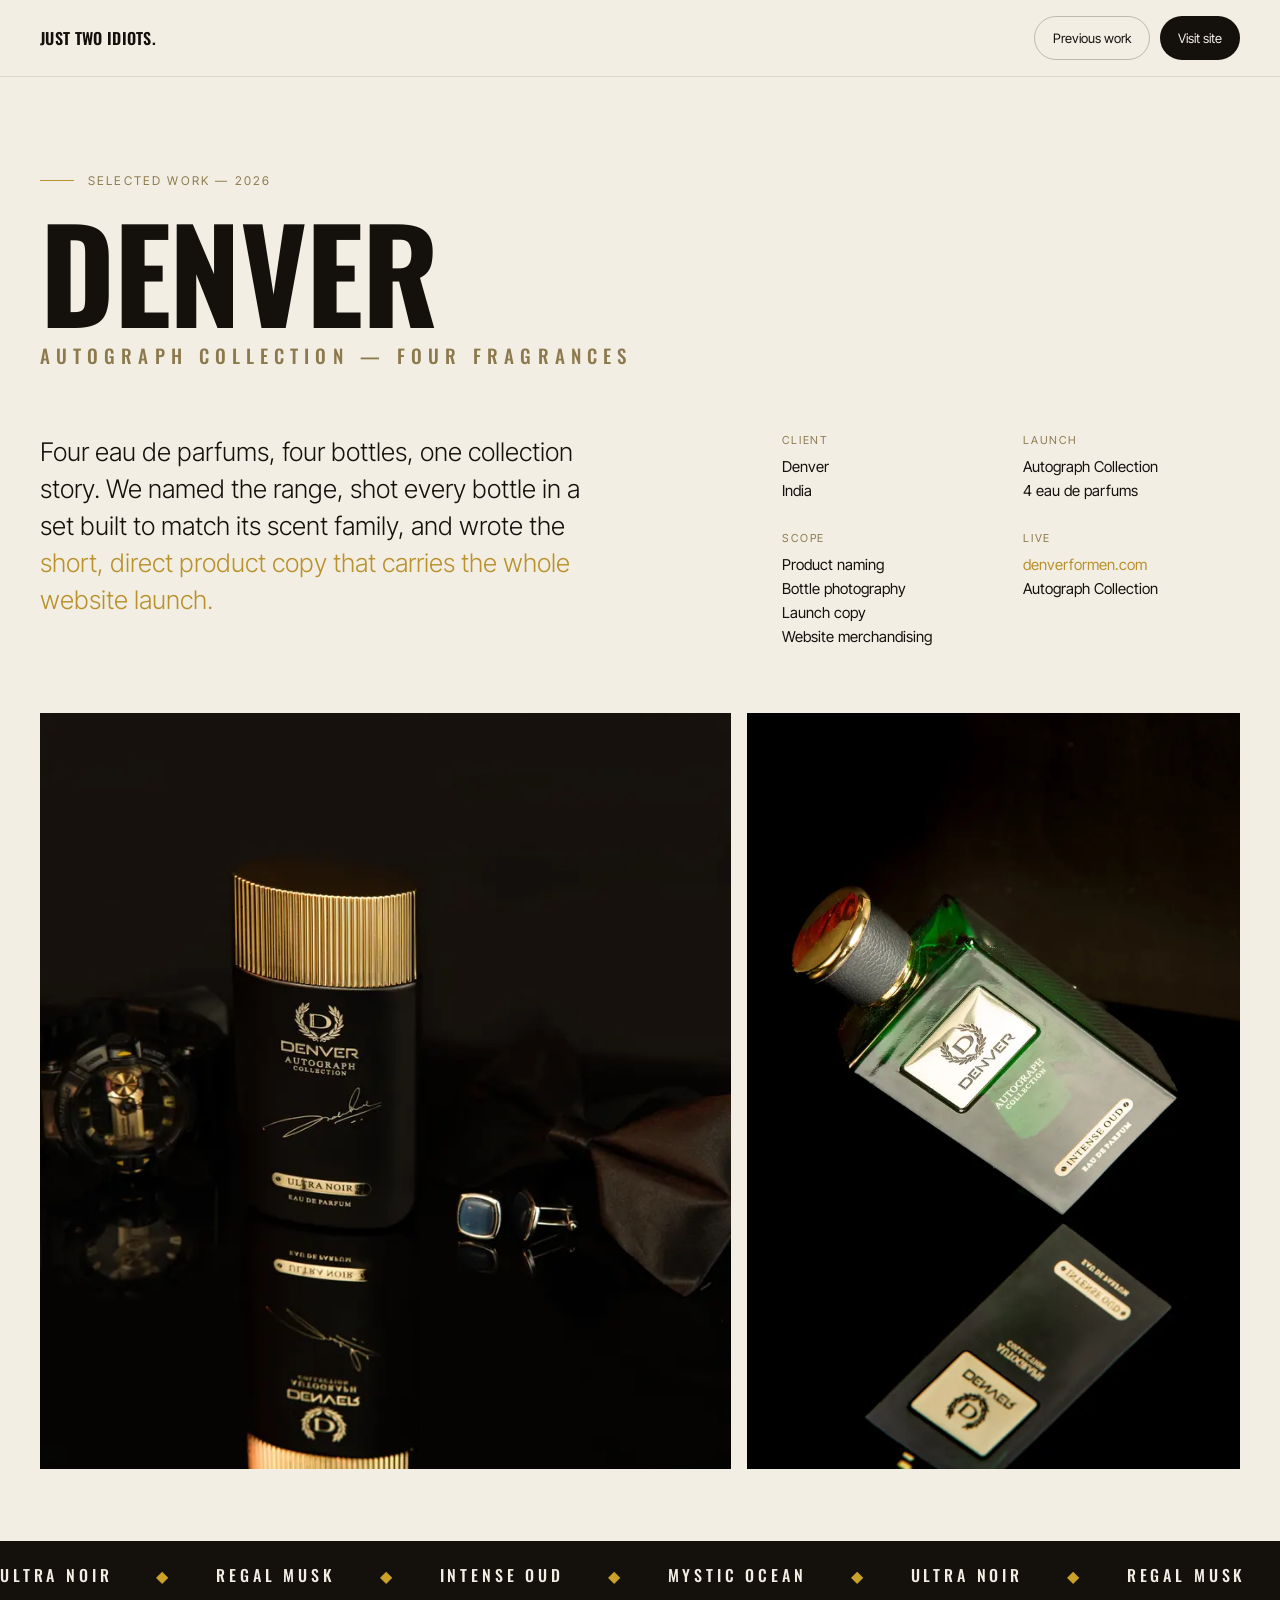
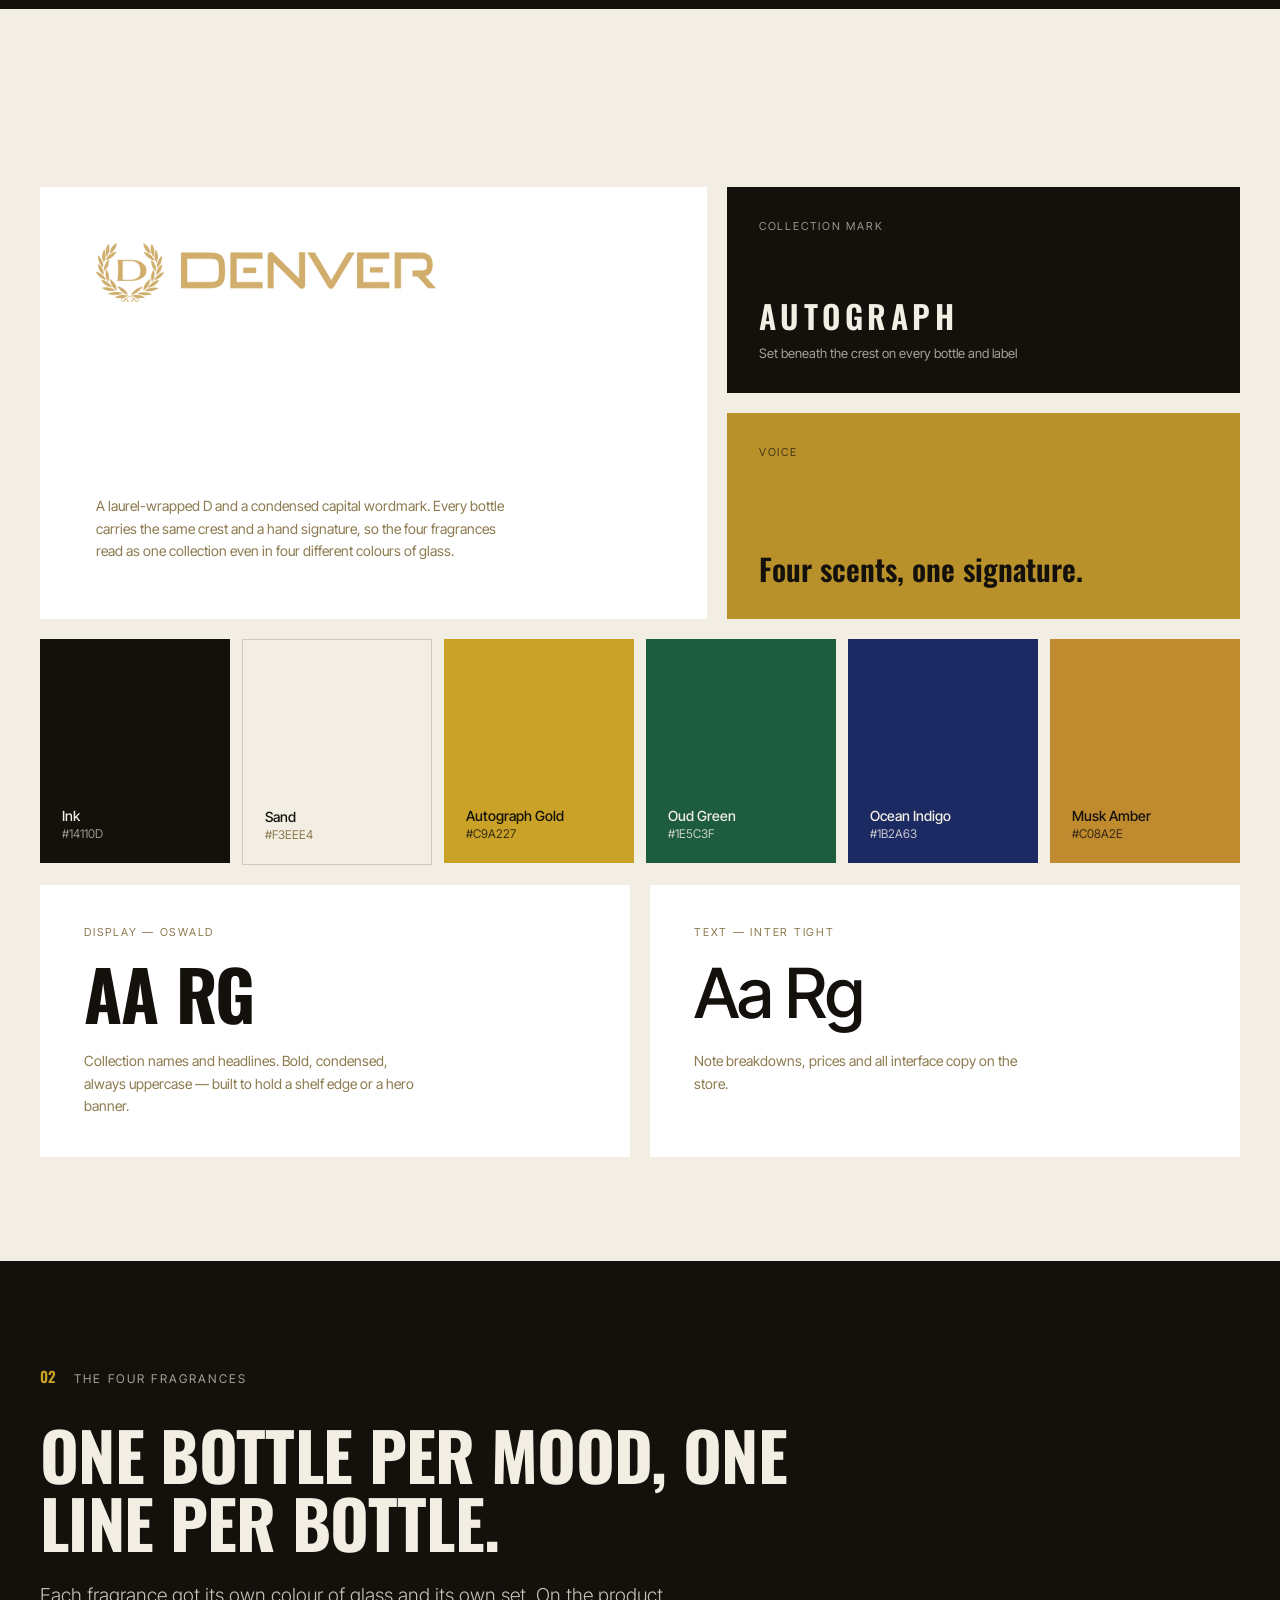
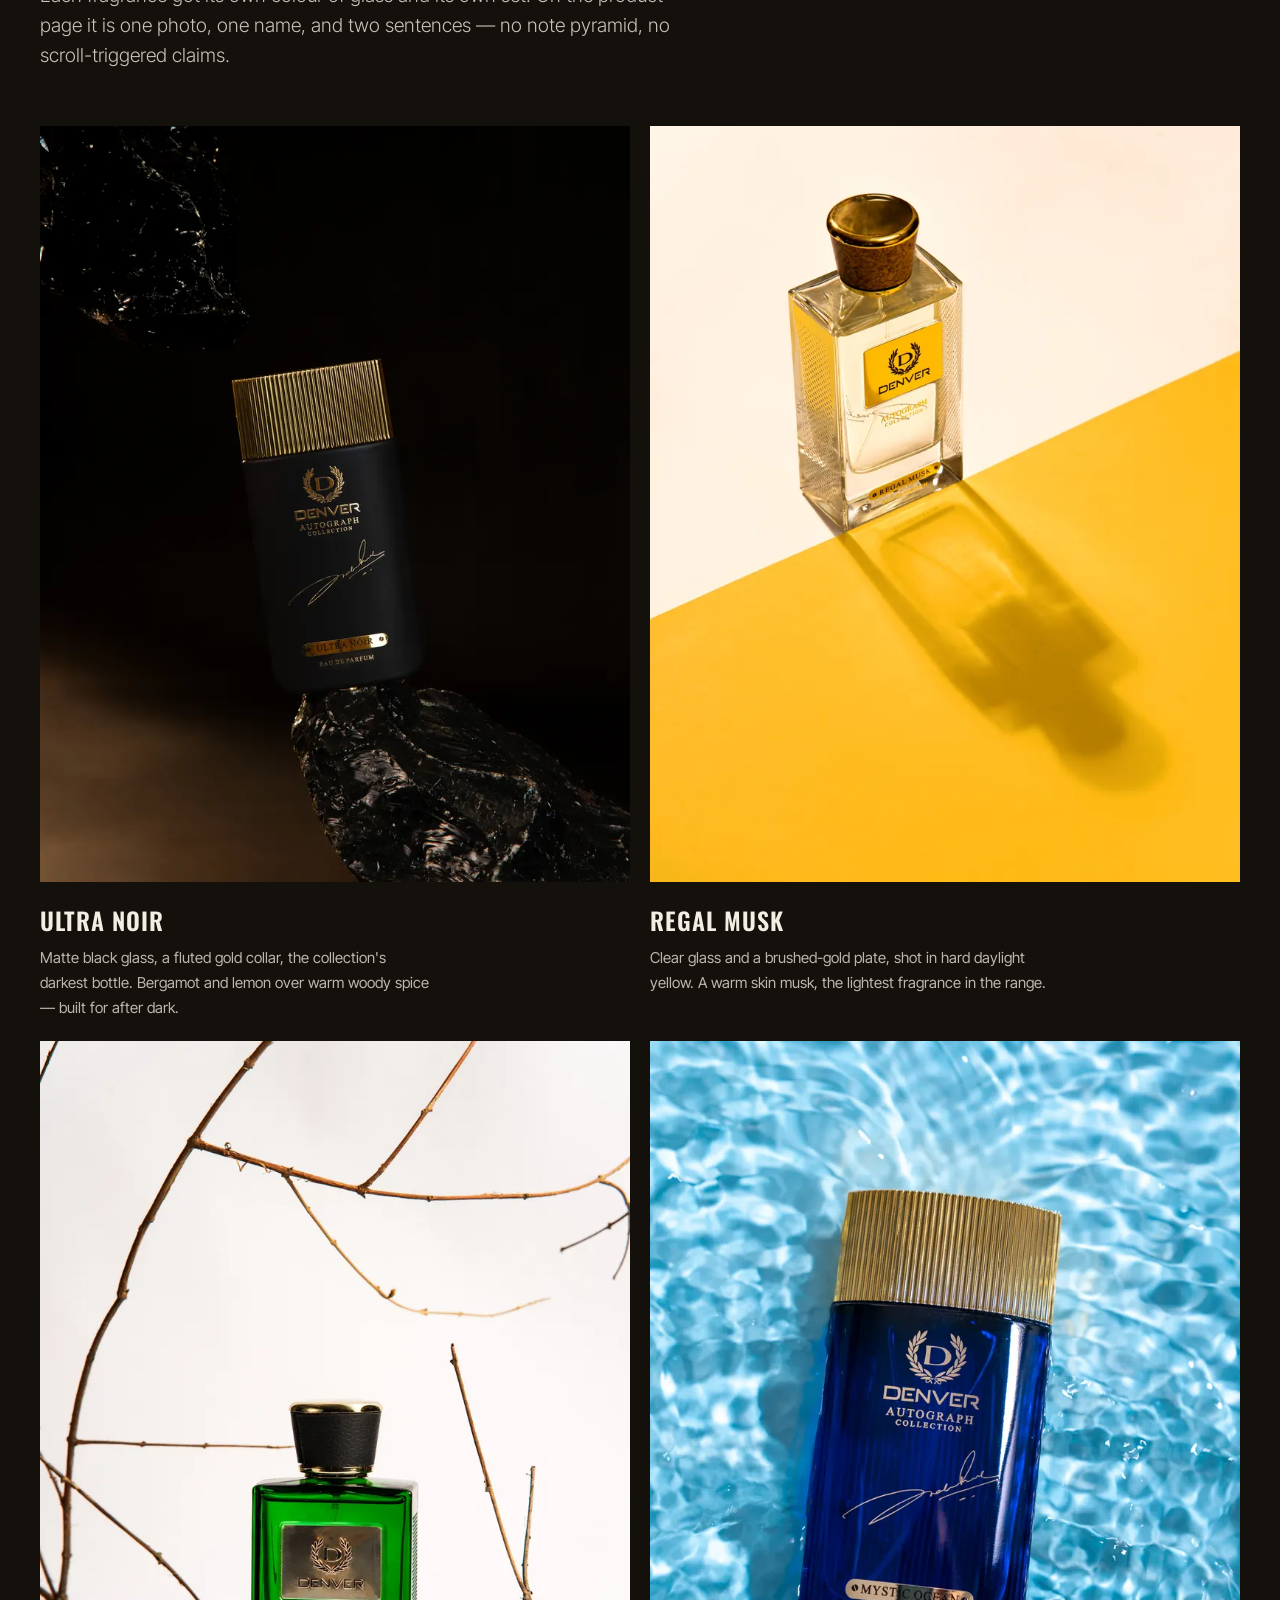
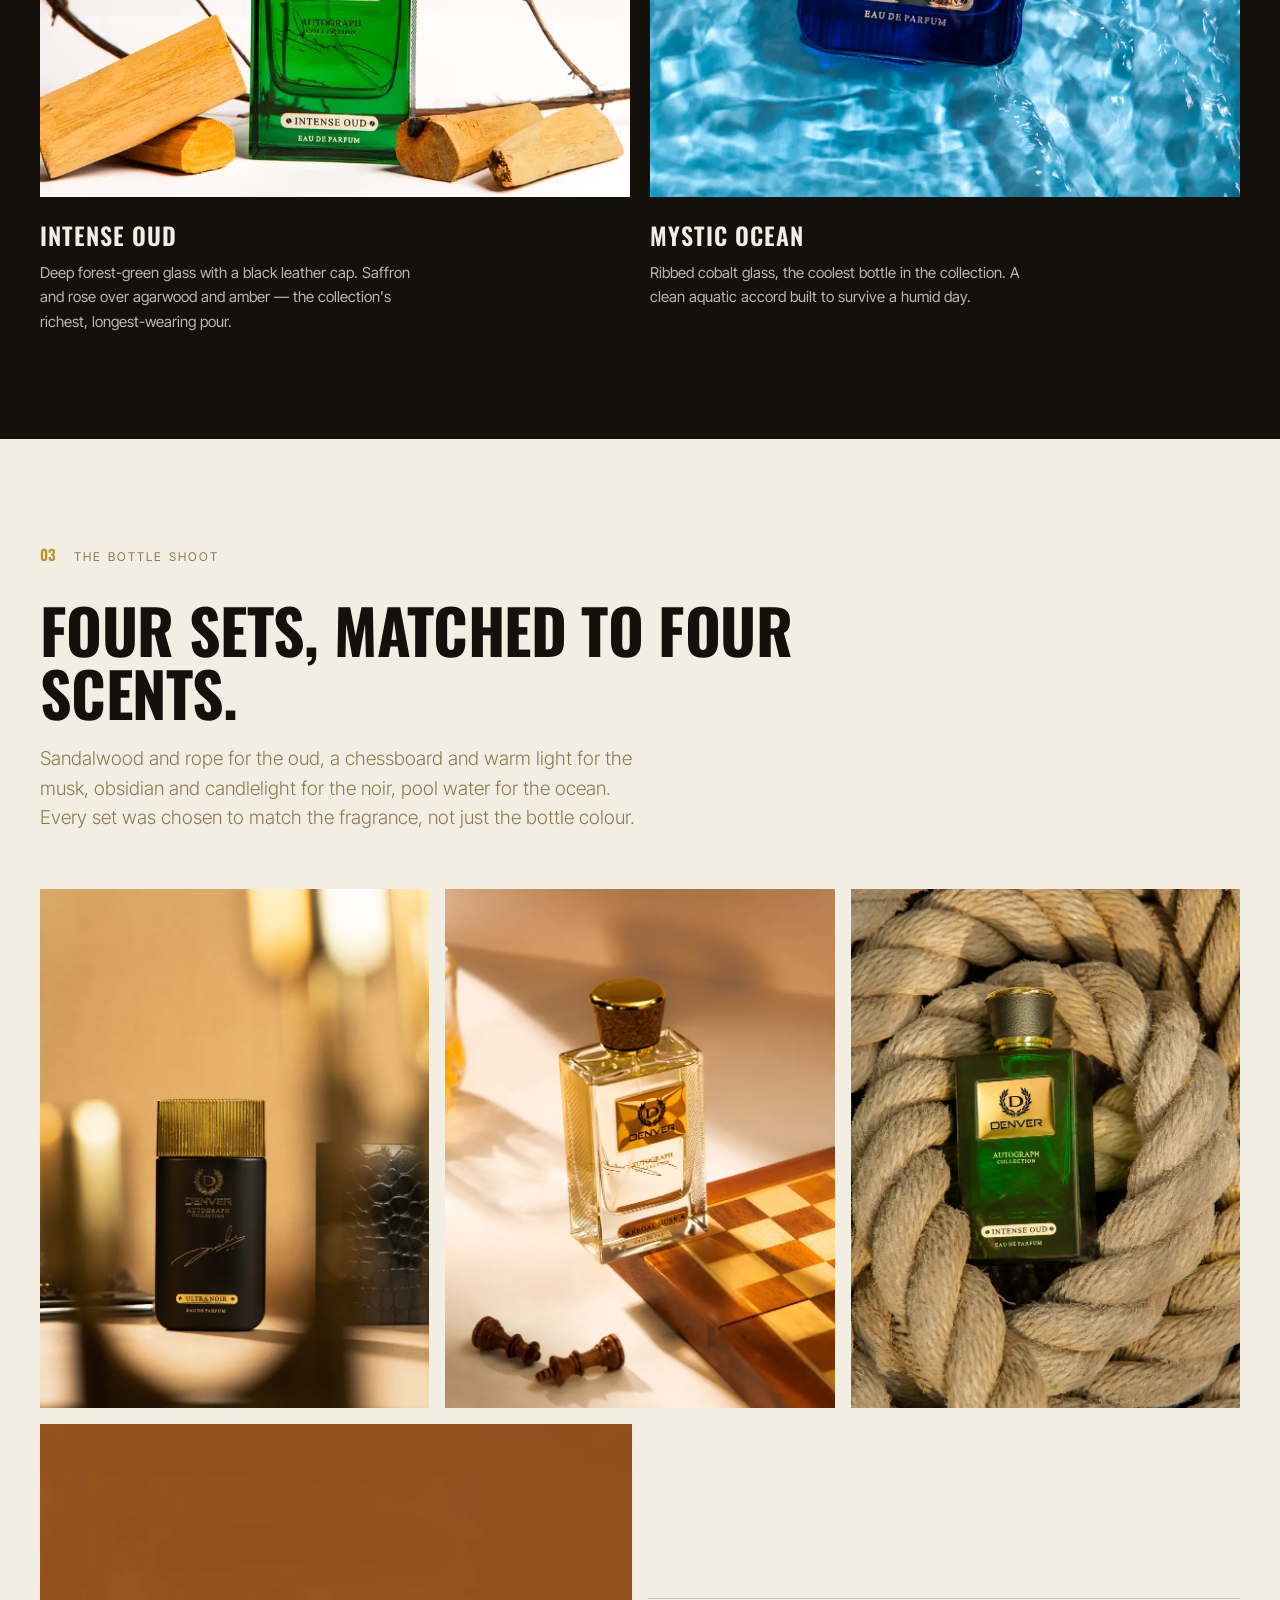
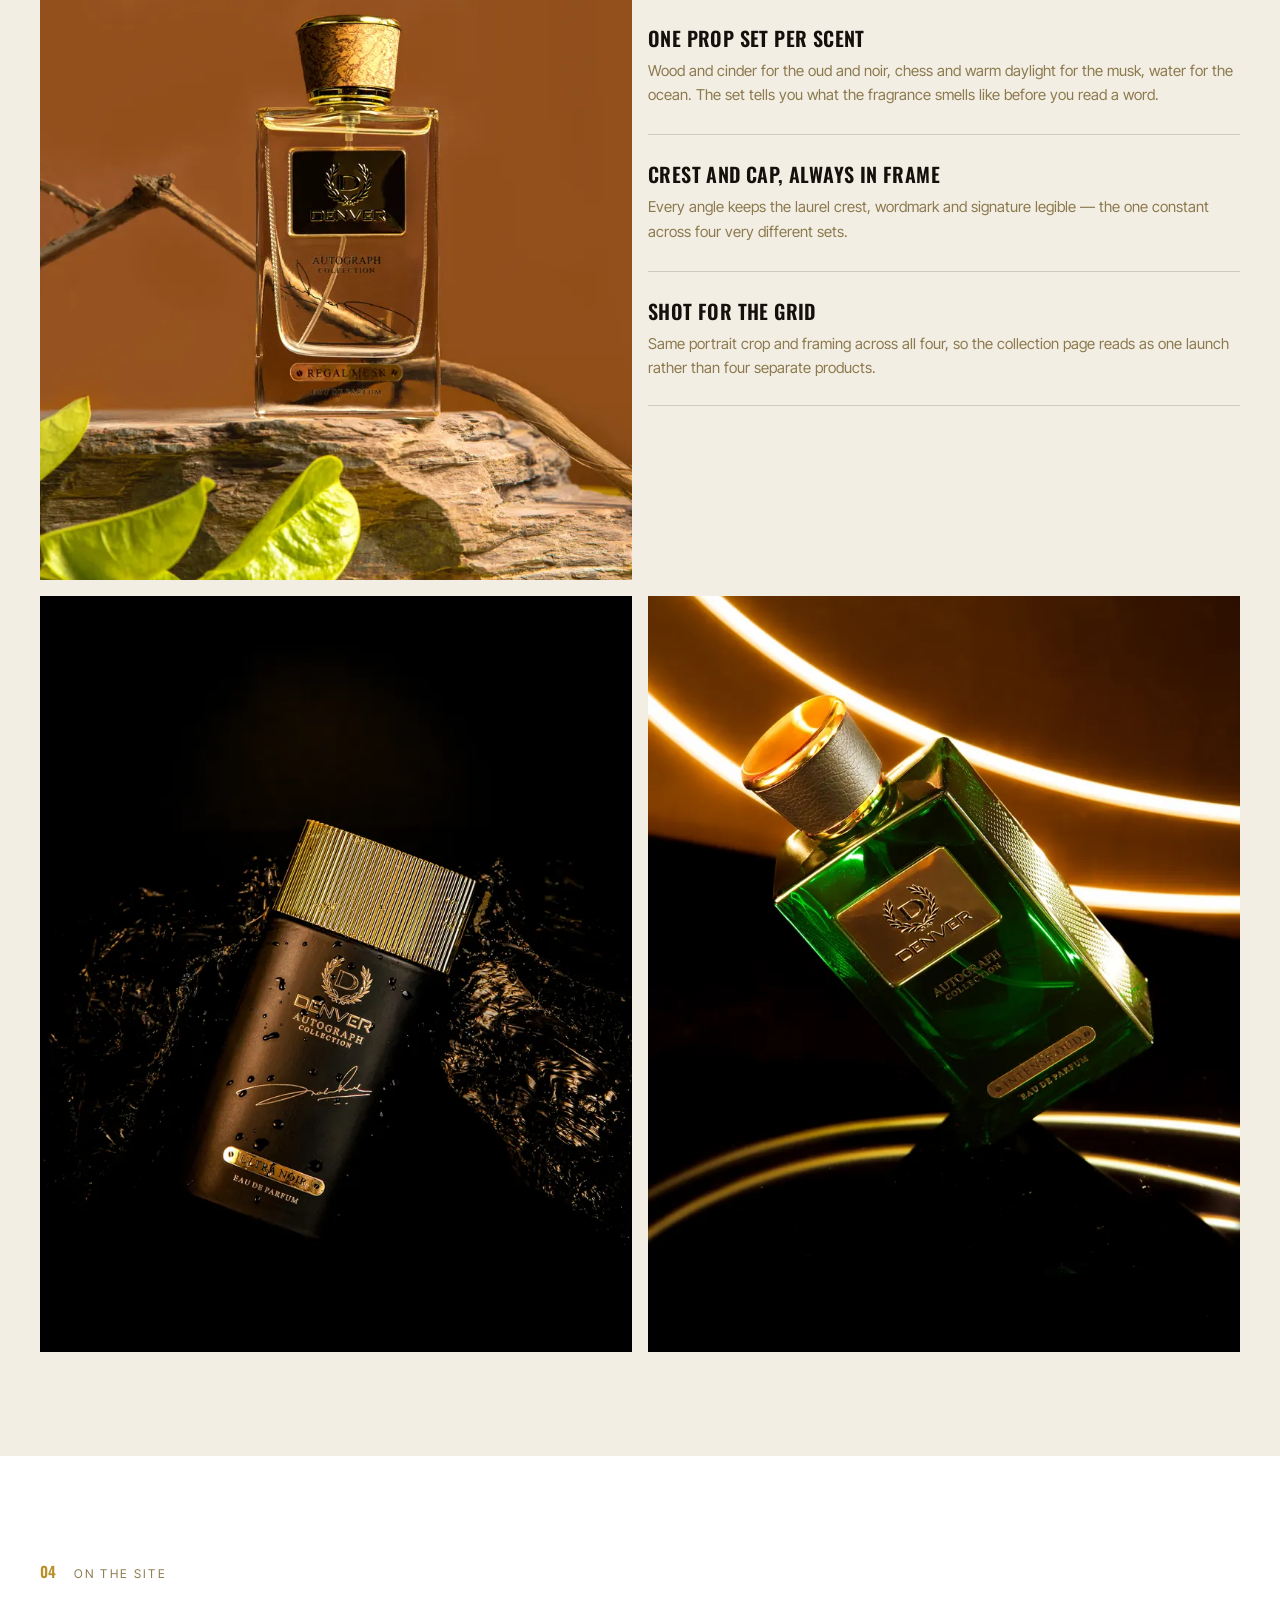
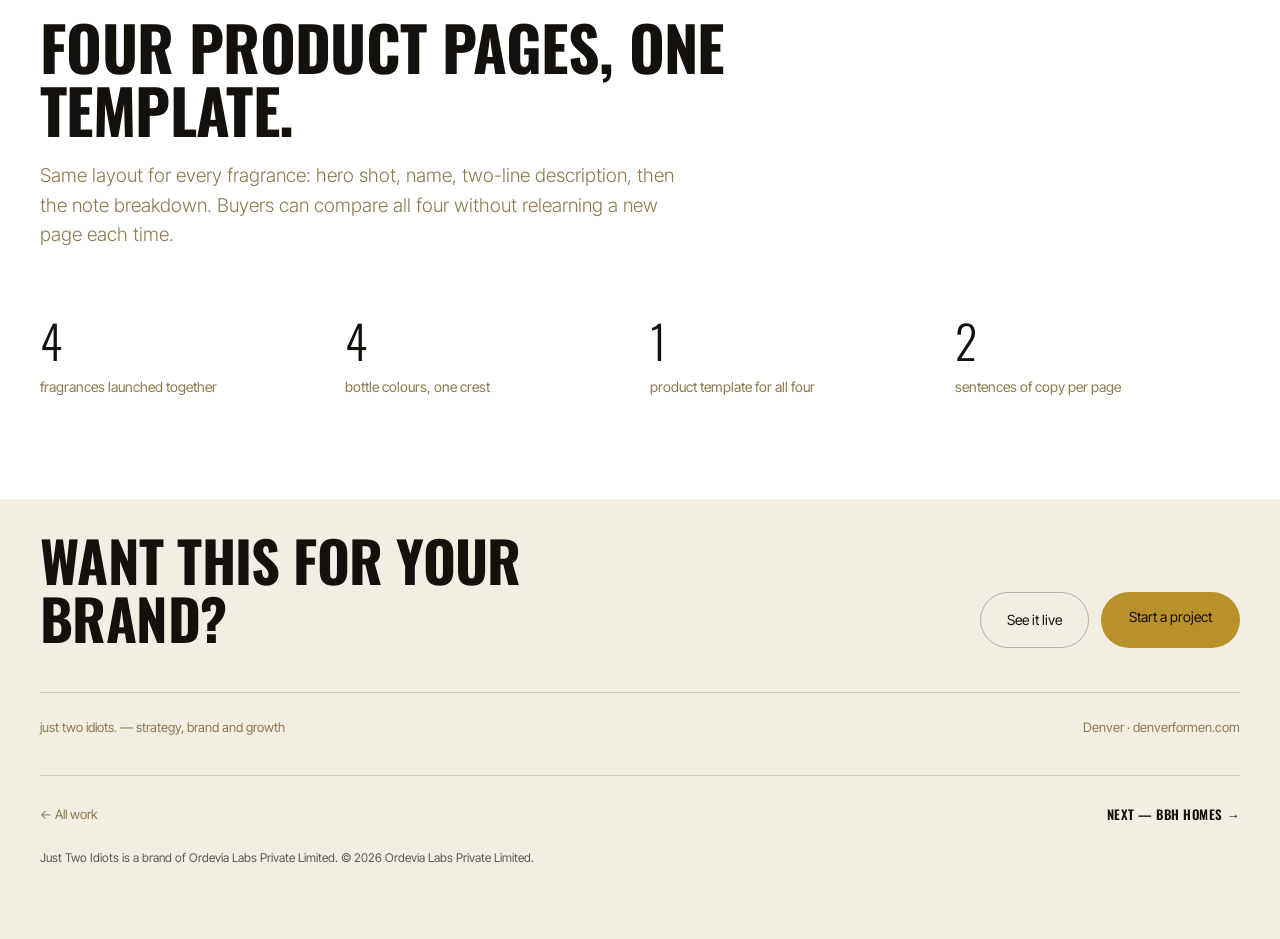
<file: work/denver.html>
<!DOCTYPE html>
<html lang="en">
<head>
<meta charset="utf-8">
<meta name="viewport" content="width=device-width, initial-scale=1">
<title>Denver Autograph Collection — Case study — Just Two Idiots</title>
<meta name="description" content="Product naming, bottle photography and launch copy for Denver's Autograph Collection — four eau de parfums shot on four sets, one crest across every bottle.">
<link rel="icon" href="../favicon.svg?v=1787814310" type="image/svg+xml">
<link rel="preconnect" href="https://fonts.googleapis.com">
<link rel="preconnect" href="https://fonts.gstatic.com" crossorigin>
<link href="https://fonts.googleapis.com/css2?family=Oswald:wght@300;400;500;600;700&family=Inter+Tight:wght@300;400;500;600&display=swap" rel="stylesheet">
<style>
  body { margin:0; background:#F3EEE4; -webkit-font-smoothing:antialiased; }
  a { color:#B8912B; text-decoration:none; }
  a:hover { color:#14110D; }
  @keyframes dv-marquee { from { transform:translateX(0); } to { transform:translateX(-50%); } }
  /* The canvas file carries hover states in a `style-hover` attribute, which is
     a design-canvas convention with no meaning in a browser. Same conversion the
     other five case studies use: a real class per hover treatment. */
  .dv-hov-dark:hover { background:#14110D !important; color:#F3EEE4 !important; }
  .dv-hov-gold:hover { background:#B8912B !important; color:#14110D !important; }
  @media (prefers-reduced-motion: reduce) {
    [data-reveal] { opacity:1 !important; transform:none !important; transition:none !important; }
    [style*="dv-marquee"] { animation:none !important; }
  }
</style>
<link rel="stylesheet" href="case-study.css?v=1787814310">
<link rel="canonical" href="https://justtwoidiots.com/work/denver">
<meta name="theme-color" content="#FAFAF8">
<meta property="og:type" content="article">
<meta property="og:site_name" content="Just Two Idiots">
<meta property="og:locale" content="en_IN">
<meta property="og:title" content="Denver Autograph Collection — Case study — Just Two Idiots">
<meta property="og:description" content="Product naming, bottle photography and launch copy for Denver's Autograph Collection — four eau de parfums shot on four sets, one crest across every bottle.">
<meta property="og:url" content="https://justtwoidiots.com/work/denver">
<meta property="og:image" content="https://justtwoidiots.com/assets/og/denver.jpg">
<meta property="og:image:width" content="1200">
<meta property="og:image:height" content="630">
<meta property="og:image:alt" content="Denver Autograph Collection — four eau de parfums">
<meta name="twitter:card" content="summary_large_image">
<meta name="twitter:title" content="Denver Autograph Collection — Case study — Just Two Idiots">
<meta name="twitter:description" content="Product naming, bottle photography and launch copy for Denver's Autograph Collection — four eau de parfums shot on four sets, one crest across every bottle.">
<meta name="twitter:image" content="https://justtwoidiots.com/assets/og/denver.jpg">
<script type="application/ld+json">{"@context":"https://schema.org","@graph":[{"@type":"CreativeWork","url":"https://justtwoidiots.com/work/denver","name":"Denver Autograph Collection","headline":"Denver Autograph Collection","description":"Product naming, bottle photography and launch copy for Denver's Autograph Collection — four eau de parfums shot on four sets, one crest across every bottle.","image":"https://justtwoidiots.com/assets/og/denver.jpg","about":"Fragrance","creator":{"@id":"https://justtwoidiots.com/#studio"},"isPartOf":{"@id":"https://justtwoidiots.com/#website"},"keywords":"Product naming, Bottle photography, Launch copy, Website merchandising","availableLanguage":"en"},{"@type":"BreadcrumbList","itemListElement":[{"@type":"ListItem","position":1,"name":"Home","item":"https://justtwoidiots.com/"},{"@type":"ListItem","position":2,"name":"Work","item":"https://justtwoidiots.com/#work"},{"@type":"ListItem","position":3,"name":"Denver Autograph Collection"}]}]}</script>
</head>
<body>

<div style="background:#F3EEE4; color:#14110D; font-family:'Inter Tight',system-ui,sans-serif;">

  <div style="position:sticky; top:0; z-index:50; backdrop-filter:blur(14px); background:rgba(243,238,228,0.88); border-bottom:1px solid rgba(20,17,13,0.1);">
    <div style="max-width:1280px; margin:0 auto; padding:16px 40px; display:flex; align-items:center; justify-content:space-between; gap:24px;">
      <a href="../" style="font-family:'Oswald',sans-serif; font-weight:600; font-size:16px; letter-spacing:0.02em; text-transform:uppercase; white-space:nowrap; color:#14110D;">just two idiots.</a>
      <div style="display:flex; align-items:center; gap:10px;">
        <a href="./tenderheartschool" class="dv-hov-dark" style="border:1px solid rgba(20,17,13,0.24); border-radius:999px; padding:9px 18px; font-size:13px; color:#14110D; white-space:nowrap; transition:background 0.25s, color 0.25s;">Previous work</a>
        <a href="https://denverformen.com" class="dv-hov-gold" style="background:#14110D; color:#F3EEE4; border-radius:999px; padding:10px 18px; font-size:13px; white-space:nowrap; transition:background 0.25s, color 0.25s;">Visit site</a>
      </div>
    </div>
  </div>

  <section style="max-width:1280px; margin:0 auto; padding:96px 40px 72px;">
    <div data-reveal style="opacity:0; transform:translateY(28px); transition:opacity 0.8s ease, transform 0.8s cubic-bezier(0.2,0.7,0.2,1);">
      <div style="display:flex; align-items:center; gap:14px; font-size:12px; letter-spacing:0.18em; text-transform:uppercase; color:#8C7A4E;">
        <span style="width:34px; height:1px; background:#B8912B; display:inline-block;"></span>
        <span>Selected work &mdash; 2026</span>
      </div>
      <h1 style="font-family:'Oswald',sans-serif; font-weight:700; font-size:clamp(56px,10vw,150px); line-height:0.88; letter-spacing:-0.01em; text-transform:uppercase; margin:26px 0 0;">DENVER</h1>
      <div style="font-family:'Oswald',sans-serif; font-weight:500; font-size:clamp(14px,1.6vw,19px); letter-spacing:0.32em; text-transform:uppercase; color:#8C7A4E; margin-top:14px;">Autograph Collection &mdash; Four Fragrances</div>
    </div>

    <div data-reveal style="opacity:0; transform:translateY(28px); transition:opacity 0.8s ease 0.12s, transform 0.8s cubic-bezier(0.2,0.7,0.2,1) 0.12s; display:grid; grid-template-columns:minmax(0,1.5fr) minmax(0,1fr); gap:56px; margin-top:64px; align-items:start;">
      <p style="font-size:clamp(19px,2vw,26px); line-height:1.45; margin:0; max-width:36ch; text-wrap:pretty; font-weight:300;">Four eau de parfums, four bottles, one collection story. We named the range, shot every bottle in a set built to match its scent family, and wrote the <em style="font-style:normal; color:#B8912B;">short, direct product copy that carries the whole website launch.</em></p>
      <div style="display:grid; grid-template-columns:1fr 1fr; gap:28px 24px;">
        <div><div style="font-size:11px; letter-spacing:0.16em; text-transform:uppercase; color:#8C7A4E; margin-bottom:8px;">Client</div><div style="font-size:15px; line-height:1.6;">Denver<br>India</div></div>
        <div><div style="font-size:11px; letter-spacing:0.16em; text-transform:uppercase; color:#8C7A4E; margin-bottom:8px;">Launch</div><div style="font-size:15px; line-height:1.6;">Autograph Collection<br>4 eau de parfums</div></div>
        <div><div style="font-size:11px; letter-spacing:0.16em; text-transform:uppercase; color:#8C7A4E; margin-bottom:8px;">Scope</div><div style="font-size:15px; line-height:1.6;">Product naming<br>Bottle photography<br>Launch copy<br>Website merchandising</div></div>
        <div><div style="font-size:11px; letter-spacing:0.16em; text-transform:uppercase; color:#8C7A4E; margin-bottom:8px;">Live</div><div style="font-size:15px; line-height:1.6;"><a href="https://denverformen.com">denverformen.com</a><br>Autograph Collection</div></div>
      </div>
    </div>

    <div data-reveal style="opacity:0; transition:opacity 0.9s ease; margin-top:64px; display:grid; grid-template-columns:minmax(0,1.4fr) minmax(0,1fr); gap:16px;">
      <img src="../assets/casestudy/denver/denver-noir-blacktie.webp" alt="Denver Ultra Noir bottle styled with a watch, cufflinks and bow tie" style="width:100%; height:100%; object-fit:cover; display:block;" srcset="../assets/casestudy/denver/denver-noir-blacktie-800.webp 800w, ../assets/casestudy/denver/denver-noir-blacktie.webp 1200w" sizes="(max-width: 860px) 100vw, 690px" width="1200" height="1600" fetchpriority="high" decoding="async">
      <img src="../assets/casestudy/denver/denver-oud-reflection.webp" alt="Denver Intense Oud bottle tipped on a reflective black surface" style="width:100%; height:100%; object-fit:cover; display:block;" srcset="../assets/casestudy/denver/denver-oud-reflection-800.webp 800w, ../assets/casestudy/denver/denver-oud-reflection.webp 1200w" sizes="(max-width: 860px) 100vw, 494px" width="1200" height="1600" fetchpriority="high" decoding="async">
    </div>
  </section>

  <div style="background:#14110D; color:#F3EEE4; overflow:hidden; padding:22px 0;">
    <div style="display:flex; width:max-content; animation:dv-marquee 44s linear infinite; font-family:'Oswald',sans-serif; font-weight:500; font-size:16px; letter-spacing:0.24em; text-transform:uppercase; white-space:nowrap;">
      <span style="padding-right:44px;">Ultra Noir</span><span style="padding-right:44px; color:#C9A227;">&#9670;</span>
      <span style="padding-right:44px;">Regal Musk</span><span style="padding-right:44px; color:#C9A227;">&#9670;</span>
      <span style="padding-right:44px;">Intense Oud</span><span style="padding-right:44px; color:#C9A227;">&#9670;</span>
      <span style="padding-right:44px;">Mystic Ocean</span><span style="padding-right:44px; color:#C9A227;">&#9670;</span>
      <span style="padding-right:44px;">Ultra Noir</span><span style="padding-right:44px; color:#C9A227;">&#9670;</span>
      <span style="padding-right:44px;">Regal Musk</span><span style="padding-right:44px; color:#C9A227;">&#9670;</span>
      <span style="padding-right:44px;">Intense Oud</span><span style="padding-right:44px; color:#C9A227;">&#9670;</span>
      <span style="padding-right:44px;">Mystic Ocean</span><span style="padding-right:44px; color:#C9A227;">&#9670;</span>
    </div>
  </div>

  <section style="max-width:1280px; margin:0 auto; padding:104px 40px;">
    <div data-reveal style="opacity:0; transform:translateY(28px); transition:opacity 0.8s ease, transform 0.8s cubic-bezier(0.2,0.7,0.2,1); display:flex; align-items:baseline; gap:18px; margin-bottom:52px;">
      <span style="font-family:'Oswald',sans-serif; font-weight:600; font-size:15px; color:#B8912B;">01</span>
      <span style="font-size:12px; letter-spacing:0.18em; text-transform:uppercase; color:#8C7A4E;">The house style</span>
    </div>

    <div data-reveal style="opacity:0; transform:translateY(28px); transition:opacity 0.8s ease, transform 0.8s cubic-bezier(0.2,0.7,0.2,1); display:grid; grid-template-columns:minmax(0,1.3fr) minmax(0,1fr); gap:20px;">
      <div style="background:#FFFFFF; padding:56px; display:flex; flex-direction:column; justify-content:space-between; gap:48px; min-height:320px;">
        <img src="../assets/casestudy/denver/denver-logo.webp" alt="Denver logo" style="width:340px; max-width:80%; display:block;" width="500" height="87" loading="lazy" decoding="async">
        <div style="font-size:14px; line-height:1.6; color:#8C7A4E; max-width:52ch;">A laurel-wrapped D and a condensed capital wordmark. Every bottle carries the same crest and a hand signature, so the four fragrances read as one collection even in four different colours of glass.</div>
      </div>
      <div style="display:grid; grid-template-rows:1fr 1fr; gap:20px;">
        <div style="background:#14110D; padding:32px; display:flex; flex-direction:column; justify-content:space-between; color:#F3EEE4;">
          <div style="font-size:11px; letter-spacing:0.16em; text-transform:uppercase; opacity:0.6;">Collection mark</div>
          <div><div style="font-family:'Oswald',sans-serif; font-weight:600; font-size:32px; letter-spacing:0.14em; text-transform:uppercase;">AUTOGRAPH</div><div style="font-size:13px; opacity:0.65; margin-top:6px;">Set beneath the crest on every bottle and label</div></div>
        </div>
        <div style="background:#B8912B; padding:32px; display:flex; flex-direction:column; justify-content:space-between; color:#14110D;">
          <div style="font-size:11px; letter-spacing:0.16em; text-transform:uppercase; opacity:0.7;">Voice</div>
          <div style="font-family:'Oswald',sans-serif; font-weight:600; font-size:clamp(22px,2.4vw,30px); line-height:1.2;">Four scents, one signature.</div>
        </div>
      </div>
    </div>

    <div data-reveal style="opacity:0; transform:translateY(28px); transition:opacity 0.8s ease, transform 0.8s cubic-bezier(0.2,0.7,0.2,1); margin-top:20px; display:grid; grid-template-columns:repeat(6,minmax(0,1fr)); gap:12px;">
      <div style="background:#14110D; padding:22px; height:180px; display:flex; flex-direction:column; justify-content:flex-end; color:#F3EEE4;"><div style="font-size:14px; font-weight:500;">Ink</div><div style="font-size:12px; opacity:0.6; margin-top:2px;">#14110D</div></div>
      <div style="background:#F3EEE4; border:1px solid rgba(20,17,13,0.16); padding:22px; height:180px; display:flex; flex-direction:column; justify-content:flex-end;"><div style="font-size:14px; font-weight:500;">Sand</div><div style="font-size:12px; color:#8C7A4E; margin-top:2px;">#F3EEE4</div></div>
      <div style="background:#C9A227; padding:22px; height:180px; display:flex; flex-direction:column; justify-content:flex-end;"><div style="font-size:14px; font-weight:500;">Autograph Gold</div><div style="font-size:12px; opacity:0.8; margin-top:2px;">#C9A227</div></div>
      <div style="background:#1E5C3F; padding:22px; height:180px; display:flex; flex-direction:column; justify-content:flex-end; color:#F3EEE4;"><div style="font-size:14px; font-weight:500;">Oud Green</div><div style="font-size:12px; opacity:0.8; margin-top:2px;">#1E5C3F</div></div>
      <div style="background:#1B2A63; padding:22px; height:180px; display:flex; flex-direction:column; justify-content:flex-end; color:#F3EEE4;"><div style="font-size:14px; font-weight:500;">Ocean Indigo</div><div style="font-size:12px; opacity:0.8; margin-top:2px;">#1B2A63</div></div>
      <div style="background:#C08A2E; padding:22px; height:180px; display:flex; flex-direction:column; justify-content:flex-end;"><div style="font-size:14px; font-weight:500;">Musk Amber</div><div style="font-size:12px; opacity:0.8; margin-top:2px;">#C08A2E</div></div>
    </div>

    <div data-reveal style="opacity:0; transform:translateY(28px); transition:opacity 0.8s ease, transform 0.8s cubic-bezier(0.2,0.7,0.2,1); margin-top:20px; display:grid; grid-template-columns:minmax(0,1fr) minmax(0,1fr); gap:20px;">
      <div style="background:#FFFFFF; padding:40px 44px;">
        <div style="font-size:11px; letter-spacing:0.16em; text-transform:uppercase; color:#8C7A4E; margin-bottom:22px;">Display &mdash; Oswald</div>
        <div style="font-family:'Oswald',sans-serif; font-weight:700; font-size:clamp(40px,5.4vw,70px); line-height:0.95; letter-spacing:-0.01em; text-transform:uppercase; white-space:nowrap;">Aa Rg</div>
        <div style="font-size:14px; color:#8C7A4E; margin-top:24px; max-width:42ch; line-height:1.6;">Collection names and headlines. Bold, condensed, always uppercase &mdash; built to hold a shelf edge or a hero banner.</div>
      </div>
      <div style="background:#FFFFFF; padding:40px 44px;">
        <div style="font-size:11px; letter-spacing:0.16em; text-transform:uppercase; color:#8C7A4E; margin-bottom:22px;">Text &mdash; Inter Tight</div>
        <div style="font-weight:500; font-size:clamp(40px,5.4vw,70px); line-height:0.95; letter-spacing:-0.03em; white-space:nowrap;">Aa Rg</div>
        <div style="font-size:14px; line-height:1.6; color:#8C7A4E; margin-top:24px; max-width:42ch;">Note breakdowns, prices and all interface copy on the store.</div>
      </div>
    </div>
  </section>

  <section style="background:#14110D; color:#F3EEE4; padding:104px 0;">
    <div style="max-width:1280px; margin:0 auto; padding:0 40px;">
      <div data-reveal style="opacity:0; transform:translateY(28px); transition:opacity 0.8s ease, transform 0.8s cubic-bezier(0.2,0.7,0.2,1);">
        <div style="display:flex; align-items:baseline; gap:18px; margin-bottom:34px;">
          <span style="font-family:'Oswald',sans-serif; font-weight:600; font-size:15px; color:#C9A227;">02</span>
          <span style="font-size:12px; letter-spacing:0.18em; text-transform:uppercase; opacity:0.65;">The four fragrances</span>
        </div>
        <h2 style="font-family:'Oswald',sans-serif; font-weight:700; font-size:clamp(36px,5.2vw,68px); line-height:1.02; text-transform:uppercase; letter-spacing:-0.01em; margin:0; max-width:22ch;">One bottle per mood, one line per bottle.</h2>
        <p style="font-size:clamp(16px,1.5vw,20px); line-height:1.55; font-weight:300; margin:24px 0 0; max-width:58ch; opacity:0.8;">Each fragrance got its own colour of glass and its own set. On the product page it is one photo, one name, and two sentences &mdash; no note pyramid, no scroll-triggered claims.</p>
      </div>

      <div data-reveal style="opacity:0; transform:translateY(28px); transition:opacity 0.8s ease, transform 0.8s cubic-bezier(0.2,0.7,0.2,1); display:grid; grid-template-columns:repeat(2,minmax(0,1fr)); gap:20px; margin-top:56px;">

        <div>
          <img src="../assets/casestudy/denver/denver-noir-obsidian.webp" alt="Denver Ultra Noir bottle resting on black obsidian rock" style="width:100%; aspect-ratio:4/5; object-fit:cover; display:block;" srcset="../assets/casestudy/denver/denver-noir-obsidian-800.webp 800w, ../assets/casestudy/denver/denver-noir-obsidian.webp 1200w" sizes="(max-width: 860px) 100vw, 590px" width="1200" height="1500" loading="lazy" decoding="async">
          <div style="margin-top:20px;">
            <div style="font-family:'Oswald',sans-serif; font-weight:600; font-size:24px; letter-spacing:0.04em; text-transform:uppercase;">Ultra Noir</div>
            <div style="font-size:15px; line-height:1.65; opacity:0.75; margin-top:8px; max-width:44ch;">Matte black glass, a fluted gold collar, the collection's darkest bottle. Bergamot and lemon over warm woody spice &mdash; built for after dark.</div>
          </div>
        </div>

        <div>
          <img src="../assets/casestudy/denver/denver-musk-yellow.webp" alt="Denver Regal Musk bottle on a yellow and cream backdrop" style="width:100%; aspect-ratio:4/5; object-fit:cover; display:block;" srcset="../assets/casestudy/denver/denver-musk-yellow-800.webp 800w, ../assets/casestudy/denver/denver-musk-yellow.webp 1200w" sizes="(max-width: 860px) 100vw, 590px" width="1200" height="1500" loading="lazy" decoding="async">
          <div style="margin-top:20px;">
            <div style="font-family:'Oswald',sans-serif; font-weight:600; font-size:24px; letter-spacing:0.04em; text-transform:uppercase;">Regal Musk</div>
            <div style="font-size:15px; line-height:1.65; opacity:0.75; margin-top:8px; max-width:44ch;">Clear glass and a brushed-gold plate, shot in hard daylight yellow. A warm skin musk, the lightest fragrance in the range.</div>
          </div>
        </div>

        <div>
          <img src="../assets/casestudy/denver/denver-oud-wood.webp" alt="Denver Intense Oud bottle among sandalwood branches" style="width:100%; aspect-ratio:4/5; object-fit:cover; display:block;" srcset="../assets/casestudy/denver/denver-oud-wood-800.webp 800w, ../assets/casestudy/denver/denver-oud-wood.webp 1200w" sizes="(max-width: 860px) 100vw, 590px" width="1200" height="1500" loading="lazy" decoding="async">
          <div style="margin-top:20px;">
            <div style="font-family:'Oswald',sans-serif; font-weight:600; font-size:24px; letter-spacing:0.04em; text-transform:uppercase;">Intense Oud</div>
            <div style="font-size:15px; line-height:1.65; opacity:0.75; margin-top:8px; max-width:44ch;">Deep forest-green glass with a black leather cap. Saffron and rose over agarwood and amber &mdash; the collection's richest, longest-wearing pour.</div>
          </div>
        </div>

        <div>
          <img src="../assets/casestudy/denver/denver-ocean-water.webp" alt="Denver Mystic Ocean bottle submerged in blue pool water" style="width:100%; aspect-ratio:4/5; object-fit:cover; display:block;" srcset="../assets/casestudy/denver/denver-ocean-water-800.webp 800w, ../assets/casestudy/denver/denver-ocean-water.webp 1200w" sizes="(max-width: 860px) 100vw, 590px" width="1200" height="1500" loading="lazy" decoding="async">
          <div style="margin-top:20px;">
            <div style="font-family:'Oswald',sans-serif; font-weight:600; font-size:24px; letter-spacing:0.04em; text-transform:uppercase;">Mystic Ocean</div>
            <div style="font-size:15px; line-height:1.65; opacity:0.75; margin-top:8px; max-width:44ch;">Ribbed cobalt glass, the coolest bottle in the collection. A clean aquatic accord built to survive a humid day.</div>
          </div>
        </div>

      </div>
    </div>
  </section>

  <section style="max-width:1280px; margin:0 auto; padding:104px 40px;">
    <div data-reveal style="opacity:0; transform:translateY(28px); transition:opacity 0.8s ease, transform 0.8s cubic-bezier(0.2,0.7,0.2,1);">
      <div style="display:flex; align-items:baseline; gap:18px; margin-bottom:34px;">
        <span style="font-family:'Oswald',sans-serif; font-weight:600; font-size:15px; color:#B8912B;">03</span>
        <span style="font-size:12px; letter-spacing:0.18em; text-transform:uppercase; color:#8C7A4E;">The bottle shoot</span>
      </div>
      <h2 style="font-family:'Oswald',sans-serif; font-weight:700; font-size:clamp(34px,4.8vw,64px); line-height:1.02; text-transform:uppercase; letter-spacing:-0.01em; margin:0; max-width:24ch;">Four sets, matched to four scents.</h2>
      <p style="font-size:clamp(16px,1.5vw,19px); line-height:1.55; font-weight:300; color:#8C7A4E; margin:20px 0 0; max-width:56ch;">Sandalwood and rope for the oud, a chessboard and warm light for the musk, obsidian and candlelight for the noir, pool water for the ocean. Every set was chosen to match the fragrance, not just the bottle colour.</p>
    </div>

    <div data-reveal style="opacity:0; transform:translateY(28px); transition:opacity 0.8s ease, transform 0.8s cubic-bezier(0.2,0.7,0.2,1); display:grid; grid-template-columns:repeat(3,minmax(0,1fr)); gap:16px; margin-top:56px;">
      <img src="../assets/casestudy/denver/denver-noir-candlelight.webp" alt="Denver Ultra Noir bottle lit by candlelight" style="width:100%; height:100%; object-fit:cover; display:block;" srcset="../assets/casestudy/denver/denver-noir-candlelight-800.webp 800w, ../assets/casestudy/denver/denver-noir-candlelight.webp 1200w" sizes="(max-width: 860px) 50vw, 389px" width="1200" height="1600" loading="lazy" decoding="async">
      <img src="../assets/casestudy/denver/denver-musk-chess.webp" alt="Denver Regal Musk bottle beside a wooden chessboard" style="width:100%; height:100%; object-fit:cover; display:block;" srcset="../assets/casestudy/denver/denver-musk-chess-800.webp 800w, ../assets/casestudy/denver/denver-musk-chess.webp 1200w" sizes="(max-width: 860px) 50vw, 389px" width="1200" height="1600" loading="lazy" decoding="async">
      <img src="../assets/casestudy/denver/denver-oud-rope.webp" alt="Denver Intense Oud bottle nested in coiled rope" style="width:100%; height:100%; object-fit:cover; display:block;" srcset="../assets/casestudy/denver/denver-oud-rope-800.webp 800w, ../assets/casestudy/denver/denver-oud-rope.webp 1200w" sizes="(max-width: 860px) 50vw, 389px" width="1200" height="1600" loading="lazy" decoding="async">
    </div>

    <div data-reveal style="opacity:0; transform:translateY(28px); transition:opacity 0.8s ease, transform 0.8s cubic-bezier(0.2,0.7,0.2,1); display:grid; grid-template-columns:minmax(0,1fr) minmax(0,1fr); gap:16px; margin-top:16px;">
      <img src="../assets/casestudy/denver/denver-musk-terracotta.webp" alt="Denver Regal Musk bottle against a terracotta background" style="width:100%; height:100%; object-fit:cover; display:block;" srcset="../assets/casestudy/denver/denver-musk-terracotta-800.webp 800w, ../assets/casestudy/denver/denver-musk-terracotta.webp 1200w" sizes="(max-width: 860px) 100vw, 592px" width="1200" height="1600" loading="lazy" decoding="async">
      <div style="display:flex; flex-direction:column; justify-content:center; gap:2px; padding:8px 0;">
        <div style="padding:24px 0; border-top:1px solid rgba(20,17,13,0.16);">
          <div style="font-family:'Oswald',sans-serif; font-weight:600; font-size:20px; letter-spacing:0.02em; text-transform:uppercase;">One prop set per scent</div>
          <div style="font-size:15px; line-height:1.65; color:#8C7A4E; margin-top:6px;">Wood and cinder for the oud and noir, chess and warm daylight for the musk, water for the ocean. The set tells you what the fragrance smells like before you read a word.</div>
        </div>
        <div style="padding:24px 0; border-top:1px solid rgba(20,17,13,0.16);">
          <div style="font-family:'Oswald',sans-serif; font-weight:600; font-size:20px; letter-spacing:0.02em; text-transform:uppercase;">Crest and cap, always in frame</div>
          <div style="font-size:15px; line-height:1.65; color:#8C7A4E; margin-top:6px;">Every angle keeps the laurel crest, wordmark and signature legible &mdash; the one constant across four very different sets.</div>
        </div>
        <div style="padding:24px 0; border-top:1px solid rgba(20,17,13,0.16); border-bottom:1px solid rgba(20,17,13,0.16);">
          <div style="font-family:'Oswald',sans-serif; font-weight:600; font-size:20px; letter-spacing:0.02em; text-transform:uppercase;">Shot for the grid</div>
          <div style="font-size:15px; line-height:1.65; color:#8C7A4E; margin-top:6px;">Same portrait crop and framing across all four, so the collection page reads as one launch rather than four separate products.</div>
        </div>
      </div>
    </div>

    <div data-reveal style="opacity:0; transform:translateY(28px); transition:opacity 0.8s ease, transform 0.8s cubic-bezier(0.2,0.7,0.2,1); display:grid; grid-template-columns:repeat(2,minmax(0,1fr)); gap:16px; margin-top:16px;">
      <img src="../assets/casestudy/denver/denver-noir-wet.webp" alt="Denver Ultra Noir bottle with water droplets" style="width:100%; height:100%; object-fit:cover; display:block;" srcset="../assets/casestudy/denver/denver-noir-wet-800.webp 800w, ../assets/casestudy/denver/denver-noir-wet.webp 1200w" sizes="(max-width: 860px) 100vw, 592px" width="1200" height="1600" loading="lazy" decoding="async">
      <img src="../assets/casestudy/denver/denver-oud-lightstreak.webp" alt="Denver Intense Oud bottle with a streak of light across the glass" style="width:100%; height:100%; object-fit:cover; display:block;" srcset="../assets/casestudy/denver/denver-oud-lightstreak-800.webp 800w, ../assets/casestudy/denver/denver-oud-lightstreak.webp 1200w" sizes="(max-width: 860px) 100vw, 592px" width="1200" height="1600" loading="lazy" decoding="async">
    </div>
  </section>

  <section style="background:#FFFFFF; padding:104px 0;">
    <div style="max-width:1280px; margin:0 auto; padding:0 40px;">
      <div data-reveal style="opacity:0; transform:translateY(28px); transition:opacity 0.8s ease, transform 0.8s cubic-bezier(0.2,0.7,0.2,1);">
        <div style="display:flex; align-items:baseline; gap:18px; margin-bottom:34px;">
          <span style="font-family:'Oswald',sans-serif; font-weight:600; font-size:15px; color:#B8912B;">04</span>
          <span style="font-size:12px; letter-spacing:0.18em; text-transform:uppercase; color:#8C7A4E;">On the site</span>
        </div>
        <h2 style="font-family:'Oswald',sans-serif; font-weight:700; font-size:clamp(34px,4.8vw,64px); line-height:1.02; text-transform:uppercase; letter-spacing:-0.01em; margin:0; max-width:22ch;">Four product pages, one template.</h2>
        <p style="font-size:clamp(16px,1.5vw,19px); line-height:1.55; font-weight:300; color:#8C7A4E; margin:20px 0 0; max-width:58ch;">Same layout for every fragrance: hero shot, name, two-line description, then the note breakdown. Buyers can compare all four without relearning a new page each time.</p>
      </div>

      <div data-reveal style="opacity:0; transform:translateY(28px); transition:opacity 0.8s ease, transform 0.8s cubic-bezier(0.2,0.7,0.2,1); display:grid; grid-template-columns:repeat(4,minmax(0,1fr)); gap:20px; margin-top:56px;">
        <div><div style="font-family:'Oswald',sans-serif; font-weight:300; font-size:clamp(32px,3.6vw,50px); letter-spacing:0.01em;">4</div><div style="font-size:14px; color:#8C7A4E; margin-top:4px;">fragrances launched together</div></div>
        <div><div style="font-family:'Oswald',sans-serif; font-weight:300; font-size:clamp(32px,3.6vw,50px); letter-spacing:0.01em;">4</div><div style="font-size:14px; color:#8C7A4E; margin-top:4px;">bottle colours, one crest</div></div>
        <div><div style="font-family:'Oswald',sans-serif; font-weight:300; font-size:clamp(32px,3.6vw,50px); letter-spacing:0.01em;">1</div><div style="font-size:14px; color:#8C7A4E; margin-top:4px;">product template for all four</div></div>
        <div><div style="font-family:'Oswald',sans-serif; font-weight:300; font-size:clamp(32px,3.6vw,50px); letter-spacing:0.01em;">2</div><div style="font-size:14px; color:#8C7A4E; margin-top:4px;">sentences of copy per page</div></div>
      </div>
    </div>
  </section>

  <footer style="max-width:1280px; margin:0 auto; padding:32px 40px 72px;">
    <div data-reveal style="opacity:0; transform:translateY(28px); transition:opacity 0.8s ease, transform 0.8s cubic-bezier(0.2,0.7,0.2,1); display:flex; justify-content:space-between; align-items:flex-end; gap:40px; flex-wrap:wrap; padding-bottom:44px; border-bottom:1px solid rgba(20,17,13,0.14);">
      <div style="font-family:'Oswald',sans-serif; font-weight:700; font-size:clamp(30px,4.4vw,58px); line-height:1.04; text-transform:uppercase; letter-spacing:-0.01em; max-width:20ch;">Want this for your brand?</div>
      <div style="display:flex; gap:12px; flex-wrap:wrap;">
        <a href="https://denverformen.com" class="dv-hov-dark" style="border:1px solid rgba(20,17,13,0.28); border-radius:999px; padding:15px 26px; font-size:14px; color:#14110D; transition:background 0.25s, color 0.25s;">See it live</a>
        <a href="tel:+917788990166" class="dv-hov-dark" style="background:#B8912B; color:#14110D; border-radius:999px; padding:16px 28px; font-size:14px; transition:background 0.25s, color 0.25s;">Start a project</a>
      </div>
    </div>
    <div style="display:flex; justify-content:space-between; gap:24px; flex-wrap:wrap; padding-top:26px; font-size:13px; color:#8C7A4E;">
      <div>just two idiots. &mdash; strategy, brand and growth</div>
      <div>Denver &middot; denverformen.com</div>
    </div>
    <div style="display:flex; align-items:center; justify-content:space-between; margin-top:40px; padding-top:26px; border-top:1px solid rgba(20,17,13,0.14); font-size:13px;">
      <a href="../#work" style="color:#8C7A4E;">&larr; All work</a>
      <a href="./bbhhomes" style="display:flex; align-items:center; gap:8px; font-family:'Oswald',sans-serif; font-weight:600; text-transform:uppercase; letter-spacing:0.04em; color:#14110D;">Next &mdash; BBH Homes &rarr;</a>
    </div>
    <div style="margin-top:22px; font-size:12px; line-height:1.6; color:#5C5850;">Just Two Idiots is a brand of Ordevia Labs Private Limited. &copy; 2026 Ordevia Labs Private Limited.</div>
  </footer>

</div>

<script>
(function(){
  var nodes = Array.prototype.slice.call(document.querySelectorAll('[data-reveal]'));
  var show = function(el){ el.style.opacity = '1'; el.style.transform = 'none'; };
  if (!('IntersectionObserver' in window)) { nodes.forEach(show); return; }
  var io = new IntersectionObserver(function(entries){
    entries.forEach(function(e){ if (e.isIntersecting) { show(e.target); io.unobserve(e.target); } });
  }, { rootMargin: '0px 0px -10% 0px', threshold: 0.08 });
  nodes.forEach(function(n){
    var r = n.getBoundingClientRect();
    if (r.top < window.innerHeight) show(n); else io.observe(n);
  });
  setTimeout(function(){ document.querySelectorAll('[data-reveal]').forEach(show); }, 4000);
})();
</script>
</body>
</html>
</file>
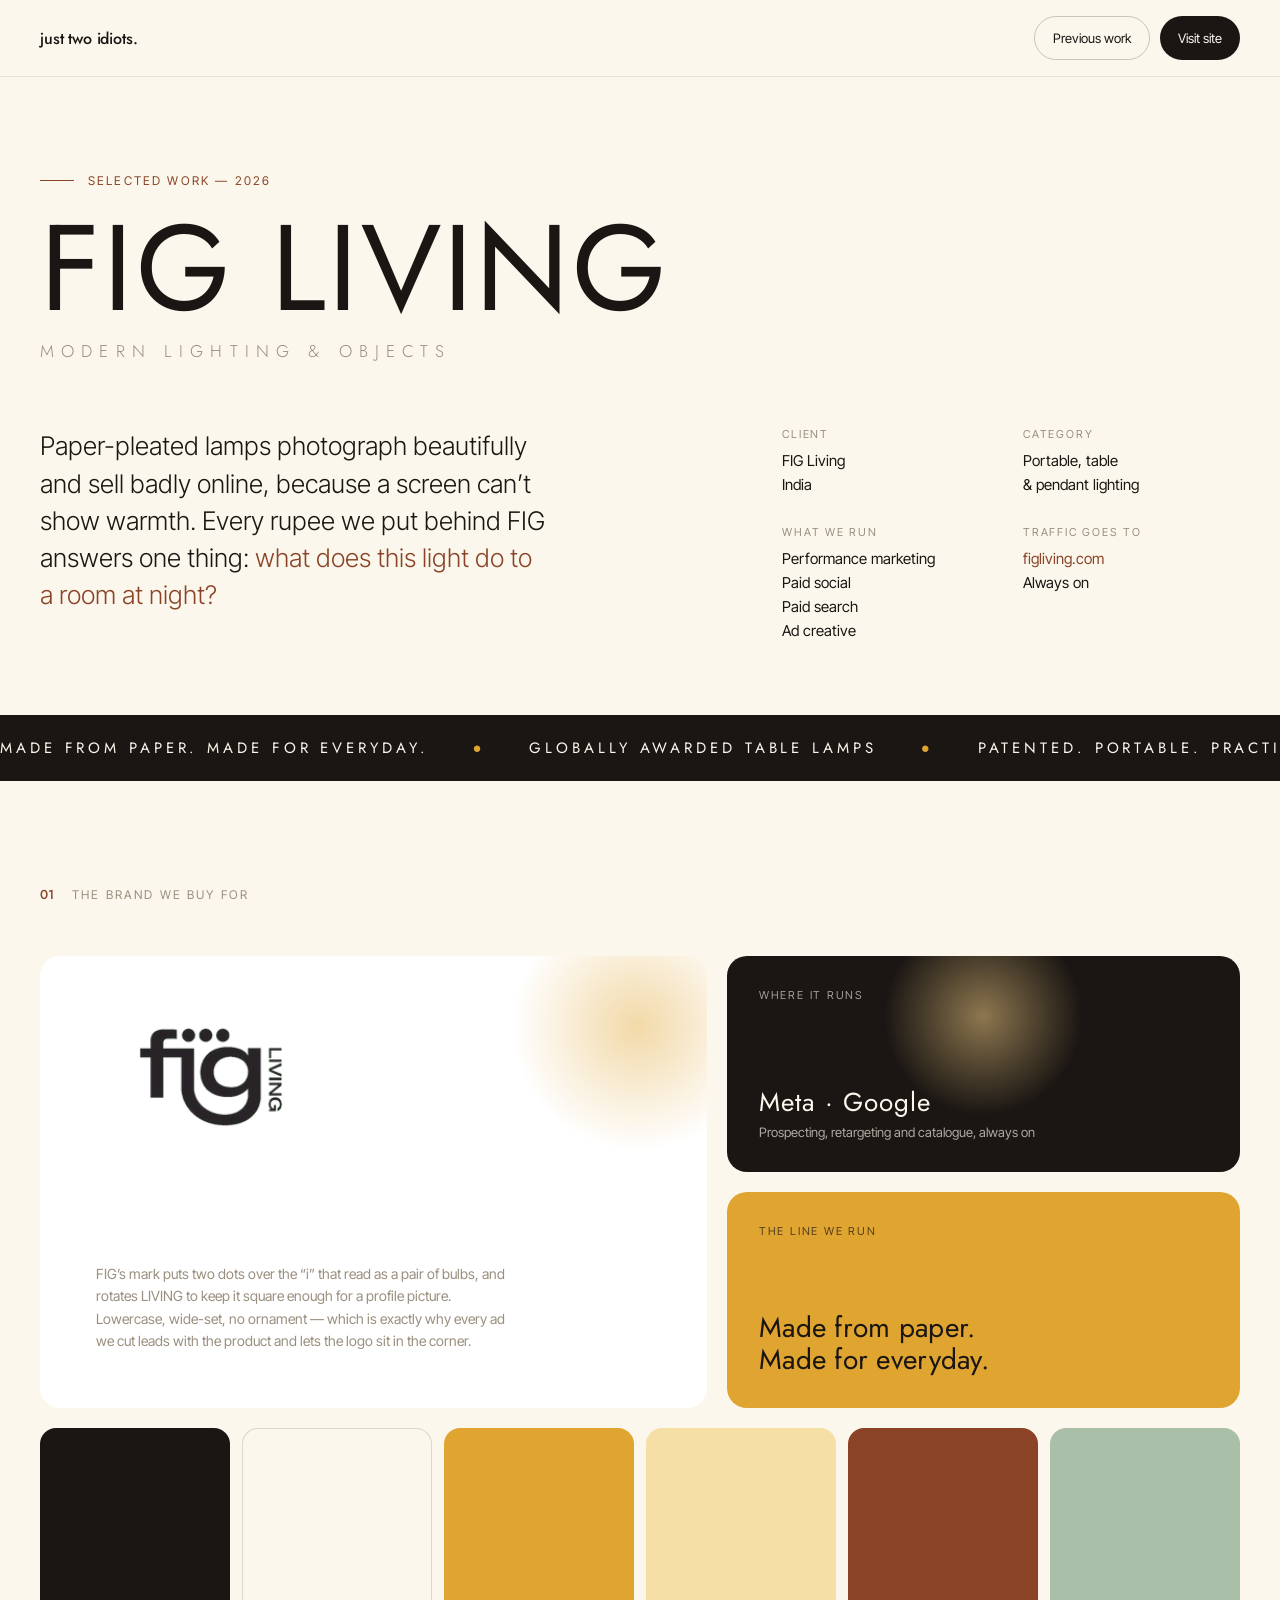
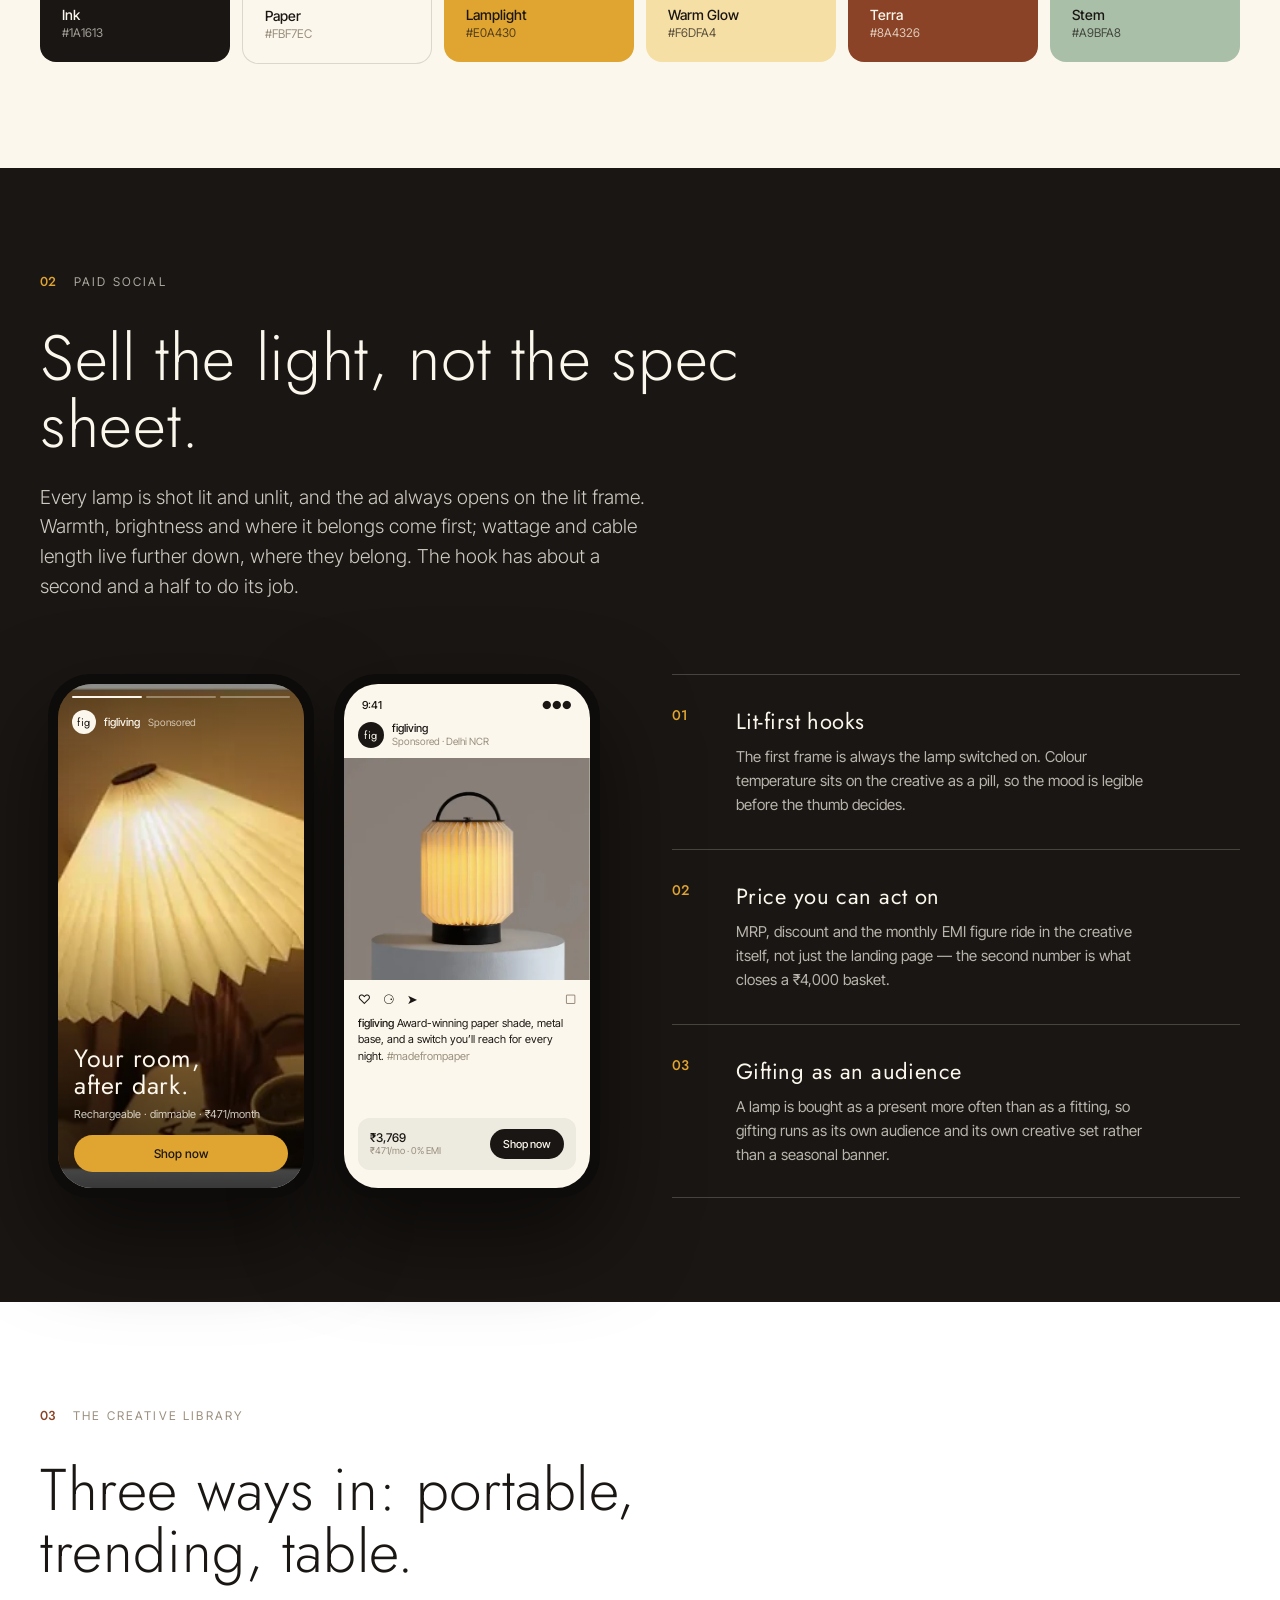
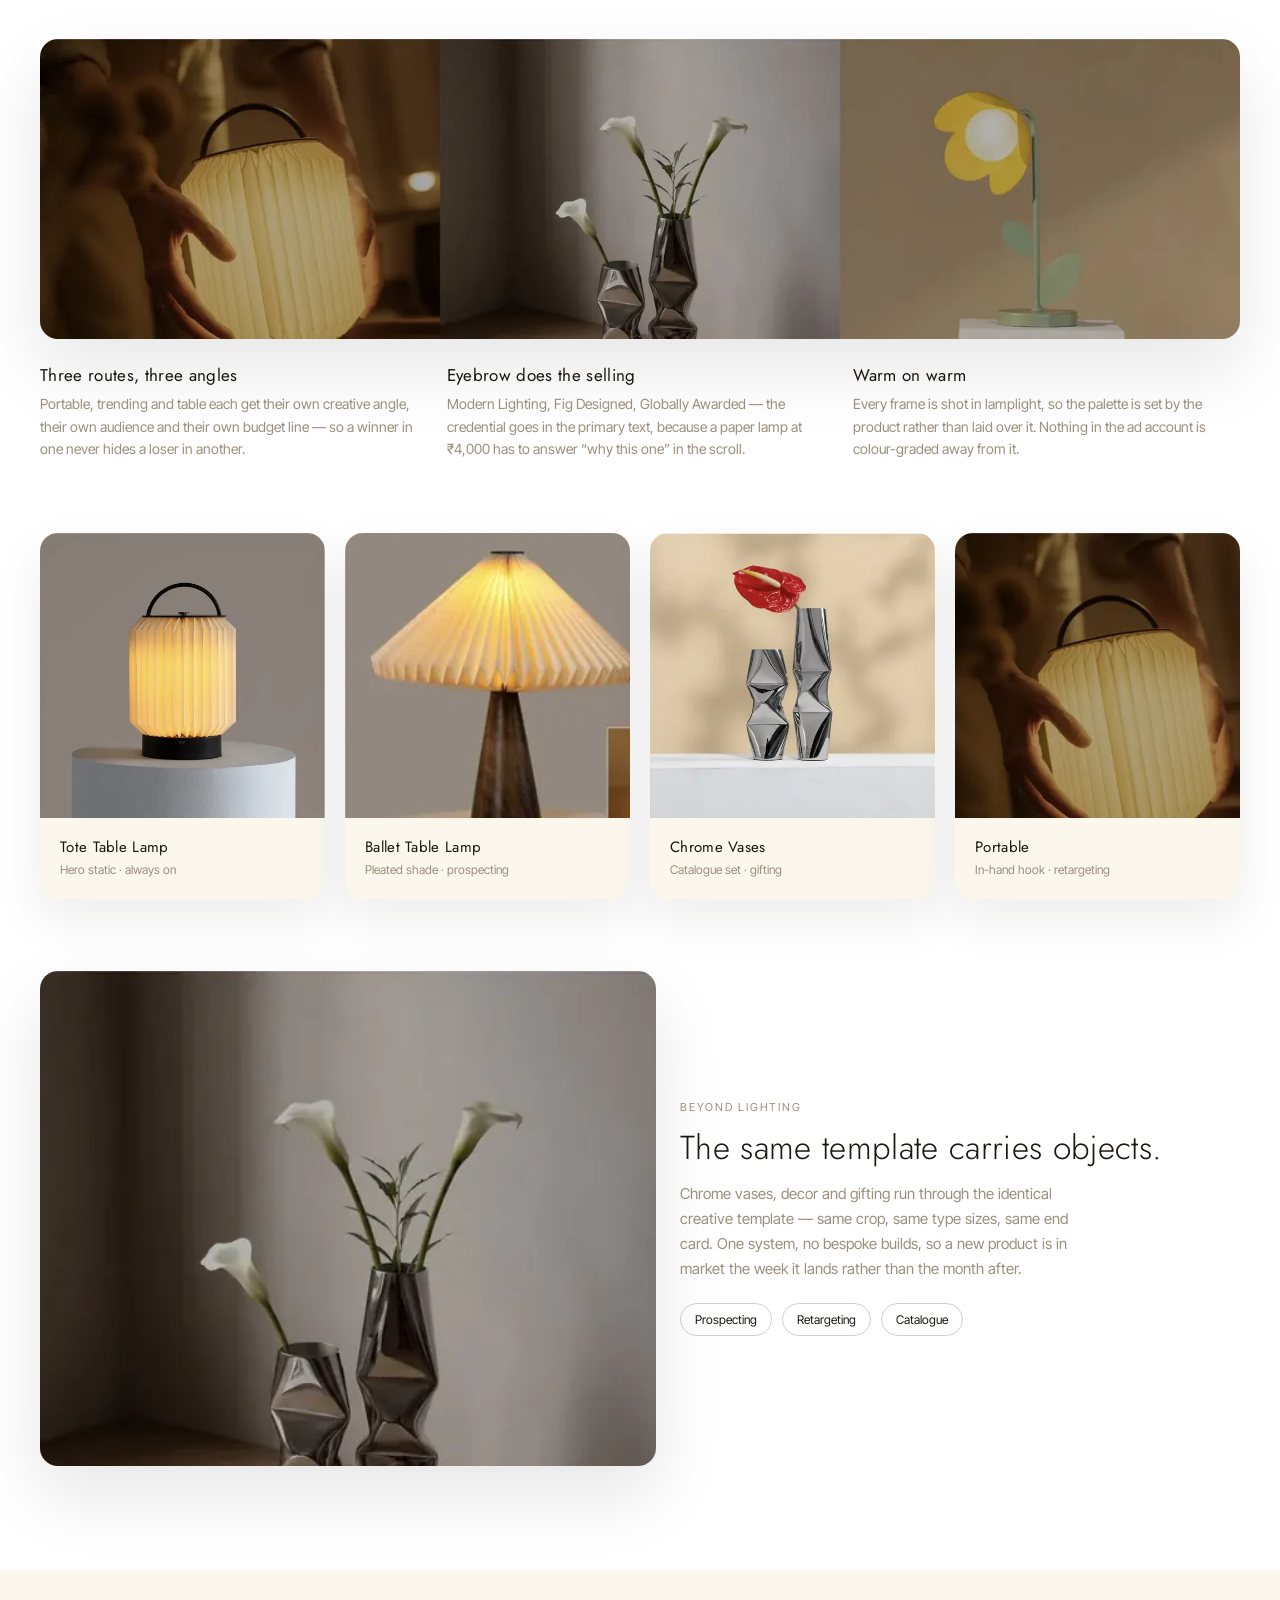
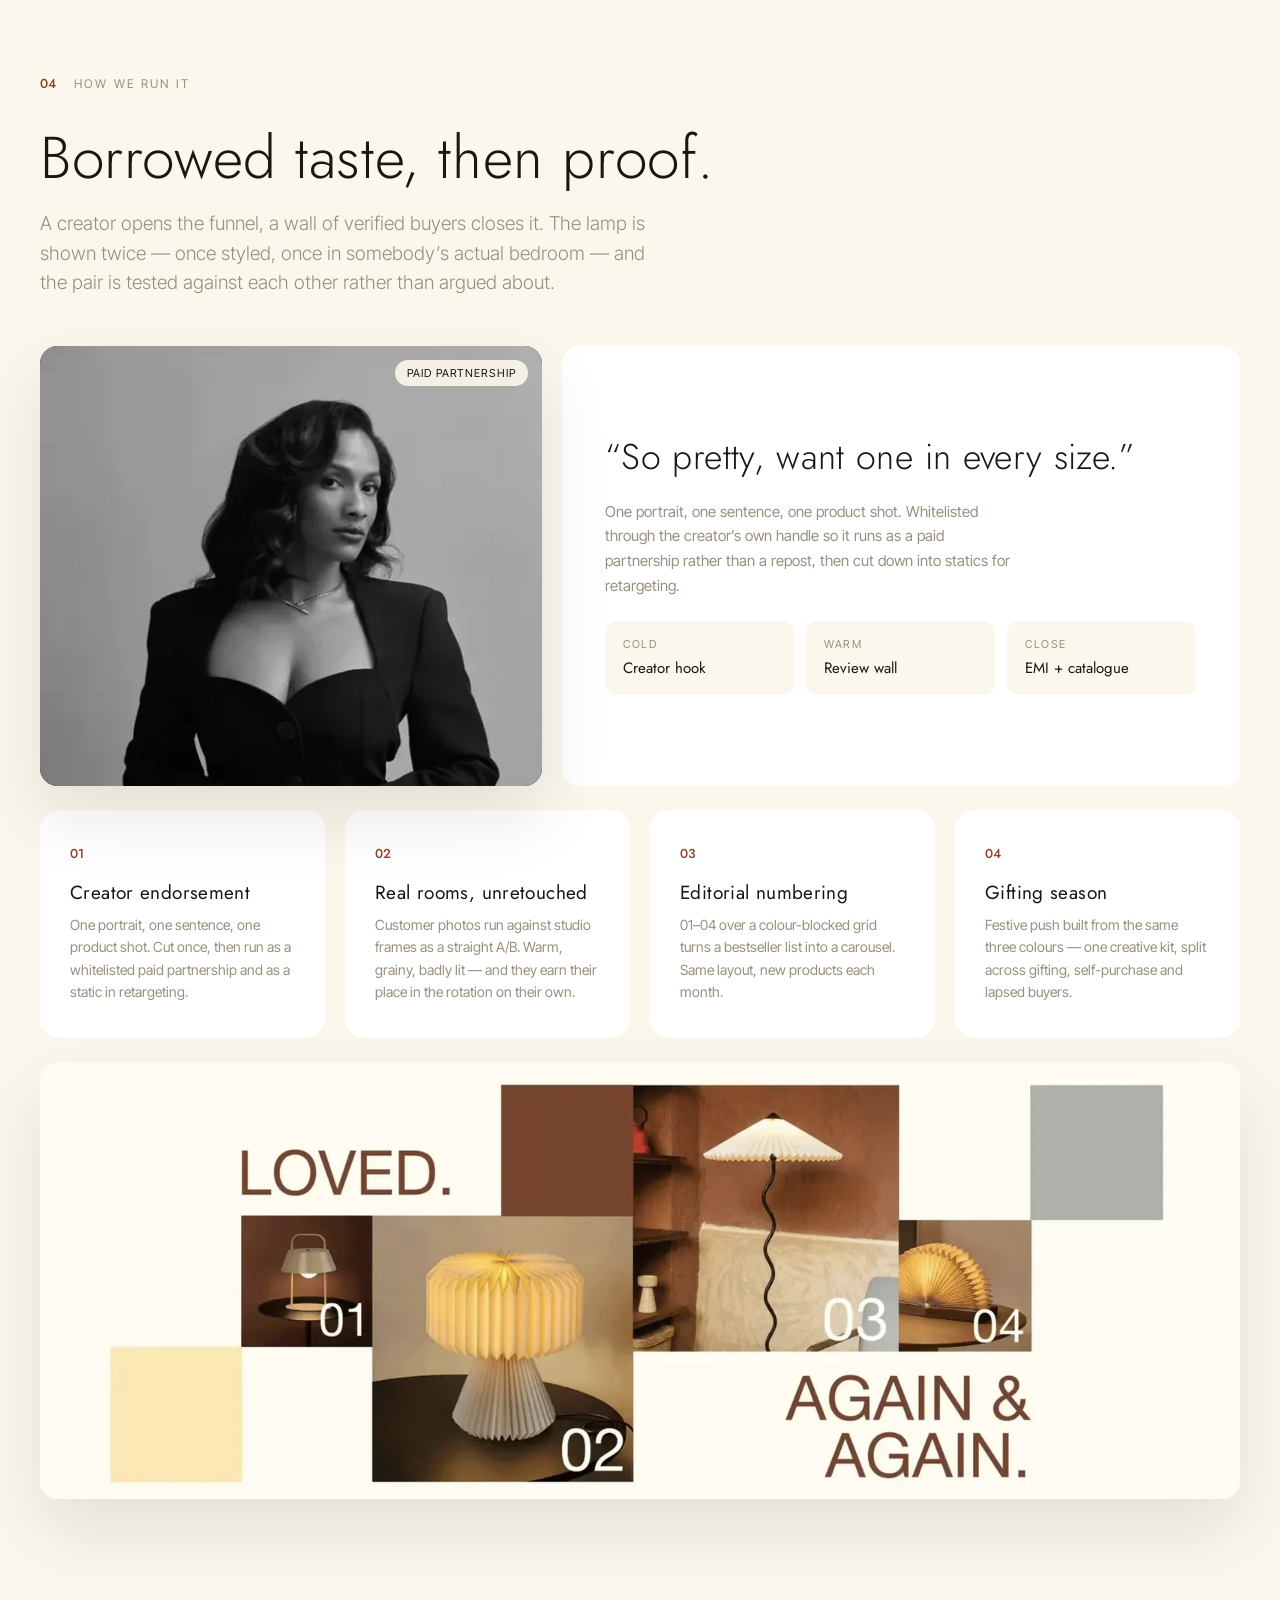
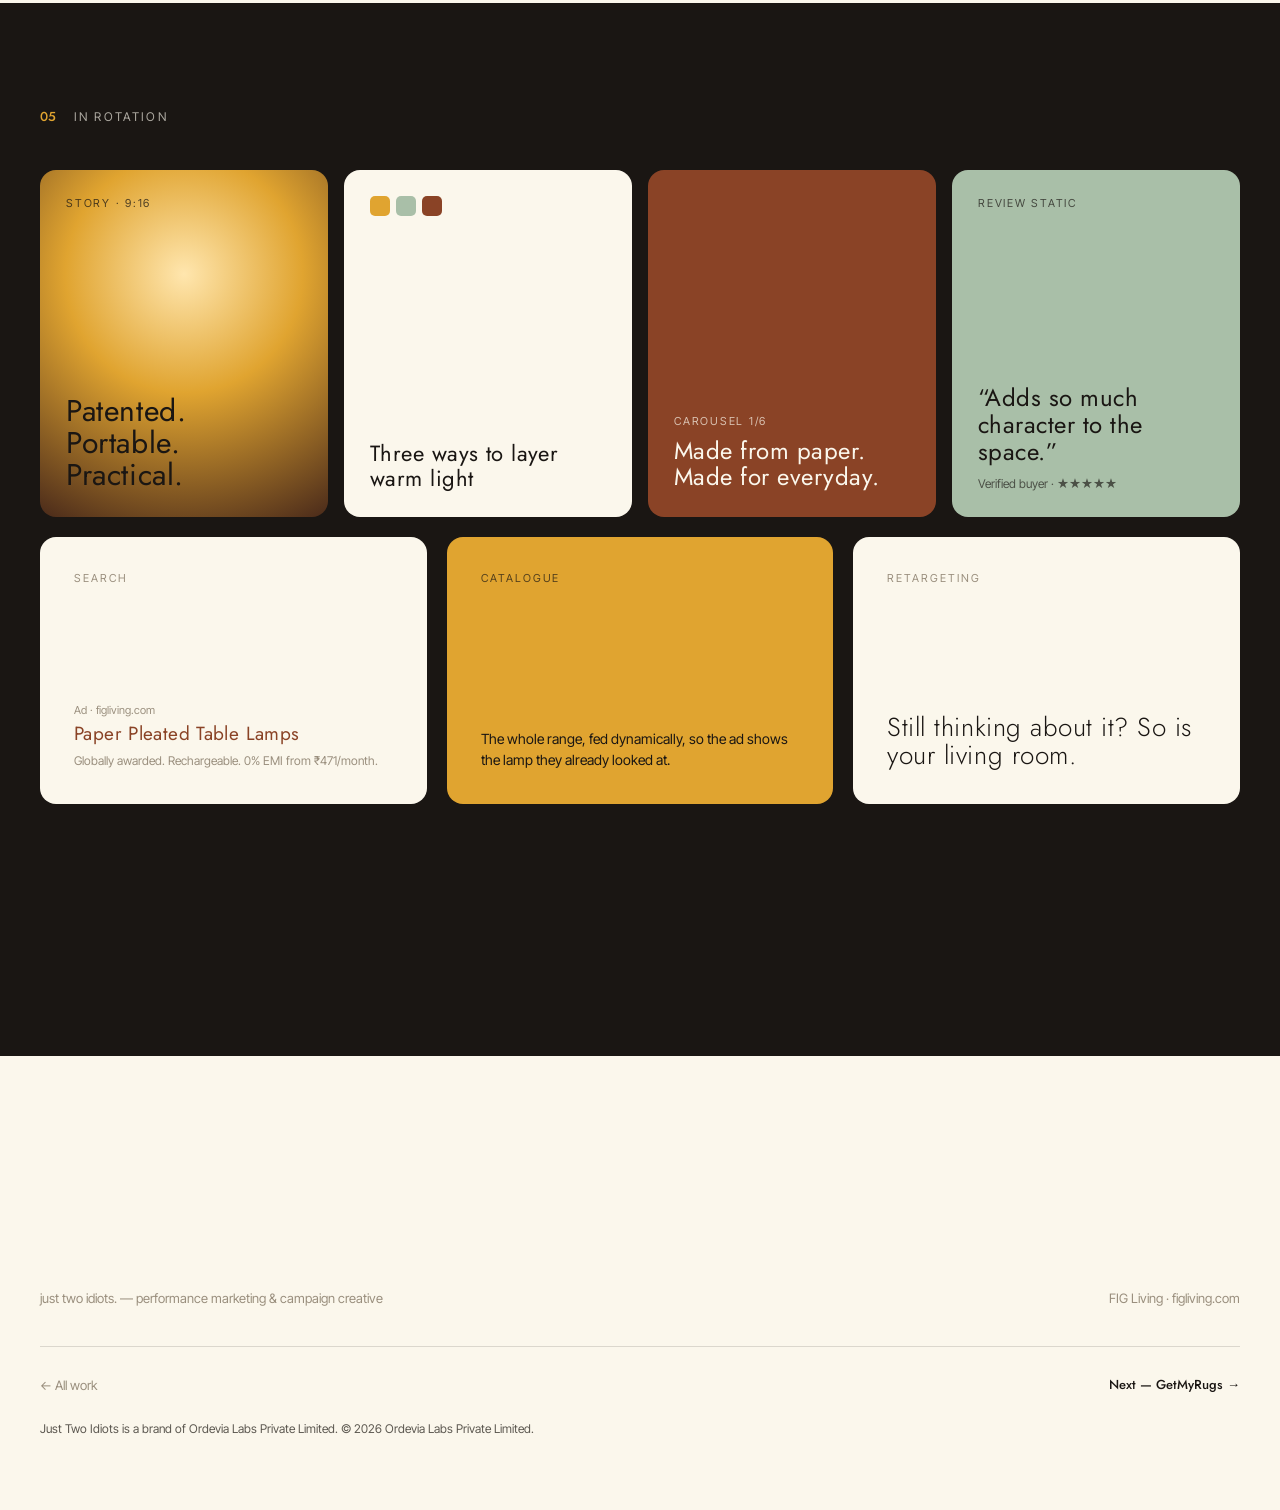
<file: work/fig.html>
<!DOCTYPE html>
<html lang="en">
<head>
<meta charset="utf-8">
<meta name="viewport" content="width=device-width, initial-scale=1">
<title>Fig Living — Case study — Just Two Idiots</title>
<meta name="description" content="Performance marketing for FIG Living — paid social, paid search and the ad creative behind modern paper-pleated lighting, sold on what it does to a room at night.">
<link rel="icon" href="../favicon.svg?v=1787814310" type="image/svg+xml">
<link rel="preconnect" href="https://fonts.googleapis.com">
<link rel="preconnect" href="https://fonts.gstatic.com" crossorigin>
<link href="https://fonts.googleapis.com/css2?family=Jost:wght@300;400;500;600&family=Inter+Tight:wght@300;400;500;600&display=swap" rel="stylesheet">
<style>
  body { margin:0; background:#FBF7EC; -webkit-font-smoothing:antialiased; }
  a { color:#8A4326; text-decoration:none; }
  a:hover { color:#1A1613; }
  @keyframes fig-marquee { from { transform:translateX(0); } to { transform:translateX(-50%); } }
  @keyframes fig-glow { 0%,100% { opacity:0.55; transform:scale(1); } 50% { opacity:1; transform:scale(1.06); } }
  @keyframes fig-float { 0%,100% { transform:translateY(0); } 50% { transform:translateY(-12px); } }
  .fig-hov-dark:hover { background:#1A1613 !important; color:#FBF7EC !important; }
  .fig-hov-warm:hover { background:#E0A430 !important; color:#1A1613 !important; }
</style>
<link rel="stylesheet" href="case-study.css?v=1787814310">
<link rel="canonical" href="https://justtwoidiots.com/work/fig">
<!-- FIG LIVING — PARKED. Keeps this page out of Google while it is off the
     site; dropping it from the sitemap alone did not, because it had already
     been indexed. Delete this line when Fig goes back up. -->
<meta name="robots" content="noindex">
<meta name="theme-color" content="#FAFAF8">
<meta property="og:type" content="article">
<meta property="og:site_name" content="Just Two Idiots">
<meta property="og:locale" content="en_IN">
<meta property="og:title" content="Fig Living — Case study — Just Two Idiots">
<meta property="og:description" content="Performance marketing for FIG Living — paid social, paid search and the ad creative behind modern paper-pleated lighting, sold on what it does to a room at night.">
<meta property="og:url" content="https://justtwoidiots.com/work/fig">
<meta property="og:image" content="https://justtwoidiots.com/assets/og/fig.jpg">
<meta property="og:image:width" content="1200">
<meta property="og:image:height" content="630">
<meta property="og:image:alt" content="FIG Living product imagery used in paid media">
<meta name="twitter:card" content="summary_large_image">
<meta name="twitter:title" content="Fig Living — Case study — Just Two Idiots">
<meta name="twitter:description" content="Performance marketing for FIG Living — paid social, paid search and the ad creative behind modern paper-pleated lighting, sold on what it does to a room at night.">
<meta name="twitter:image" content="https://justtwoidiots.com/assets/og/fig.jpg">
<script type="application/ld+json">{"@context":"https://schema.org","@graph":[{"@type":"CreativeWork","url":"https://justtwoidiots.com/work/fig","name":"Fig Living \u2014 performance marketing case study","headline":"Fig Living \u2014 performance marketing case study","description":"Performance marketing for FIG Living — paid social, paid search and the ad creative behind modern paper-pleated lighting, sold on what it does to a room at night.","image":"https://justtwoidiots.com/assets/og/fig.jpg","about":"Portable, table and pendant lighting","creator":{"@id":"https://justtwoidiots.com/#studio"},"isPartOf":{"@id":"https://justtwoidiots.com/#website"},"keywords":"Performance marketing, Paid social, Paid search, Ad creative","availableLanguage":"en"},{"@type":"BreadcrumbList","itemListElement":[{"@type":"ListItem","position":1,"name":"Home","item":"https://justtwoidiots.com/"},{"@type":"ListItem","position":2,"name":"Work","item":"https://justtwoidiots.com/#work"},{"@type":"ListItem","position":3,"name":"Fig Living"}]}]}</script>
</head>
<body>

<div style="background:#FBF7EC; color:#1A1613; font-family:'Inter Tight',system-ui,sans-serif;">

  <div style="position:sticky; top:0; z-index:50; backdrop-filter:blur(14px); background:rgba(251,247,236,0.84); border-bottom:1px solid rgba(26,22,19,0.08);">
    <div style="max-width:1280px; margin:0 auto; padding:16px 40px; display:flex; align-items:center; justify-content:space-between; gap:24px;">
      <a href="../" style="font-family:'Jost',sans-serif; font-weight:500; font-size:16px; letter-spacing:-0.01em; white-space:nowrap; color:#1A1613;">just two idiots.</a>
      <div style="display:flex; align-items:center; gap:10px;">
        <a href="./bbhhomes" class="fig-hov-dark" style="border:1px solid rgba(26,22,19,0.22); border-radius:999px; padding:9px 18px; font-size:13px; color:#1A1613; white-space:nowrap; transition:background 0.25s, color 0.25s;">Previous work</a>
        <a href="https://figliving.com" class="fig-hov-warm" style="background:#1A1613; color:#FBF7EC; border-radius:999px; padding:10px 18px; font-size:13px; white-space:nowrap; transition:background 0.25s, color 0.25s;">Visit site</a>
      </div>
    </div>
  </div>

  <section style="max-width:1280px; margin:0 auto; padding:96px 40px 72px;">
    <div data-reveal style="opacity:0; transform:translateY(28px); transition:opacity 0.8s ease, transform 0.8s cubic-bezier(0.2,0.7,0.2,1);">
      <div style="display:flex; align-items:center; gap:14px; font-size:12px; letter-spacing:0.18em; text-transform:uppercase; color:#8A4326;">
        <span style="width:34px; height:1px; background:#8A4326; display:inline-block;"></span>
        <span>Selected work &mdash; 2026</span>
      </div>
      <h1 style="font-family:'Jost',sans-serif; font-weight:400; font-size:clamp(56px,9.5vw,148px); line-height:0.9; letter-spacing:0.02em; margin:26px 0 0;">FIG LIVING</h1>
      <div style="font-family:'Jost',sans-serif; font-weight:300; font-size:clamp(13px,1.4vw,17px); letter-spacing:0.42em; text-transform:uppercase; color:#9A8F7E; margin-top:16px;">Modern lighting &amp; objects</div>
    </div>

    <div data-reveal style="opacity:0; transform:translateY(28px); transition:opacity 0.8s ease 0.12s, transform 0.8s cubic-bezier(0.2,0.7,0.2,1) 0.12s; display:grid; grid-template-columns:minmax(0,1.5fr) minmax(0,1fr); gap:56px; margin-top:64px; align-items:start;">
      <p style="font-size:clamp(19px,2vw,26px); line-height:1.45; margin:0; max-width:34ch; text-wrap:pretty; font-weight:300;">Paper-pleated lamps photograph beautifully and sell badly online, because a screen can&rsquo;t show warmth. Every rupee we put behind FIG answers one thing: <em style="font-style:normal; color:#8A4326;">what does this light do to a room at night?</em></p>
      <div style="display:grid; grid-template-columns:1fr 1fr; gap:28px 24px;">
        <div><div style="font-size:11px; letter-spacing:0.16em; text-transform:uppercase; color:#9A8F7E; margin-bottom:8px;">Client</div><div style="font-size:15px; line-height:1.6;">FIG Living<br />India</div></div>
        <div><div style="font-size:11px; letter-spacing:0.16em; text-transform:uppercase; color:#9A8F7E; margin-bottom:8px;">Category</div><div style="font-size:15px; line-height:1.6;">Portable, table<br />&amp; pendant lighting</div></div>
        <div><div style="font-size:11px; letter-spacing:0.16em; text-transform:uppercase; color:#9A8F7E; margin-bottom:8px;">What we run</div><div style="font-size:15px; line-height:1.6;">Performance marketing<br />Paid social<br />Paid search<br />Ad creative</div></div>
        <div><div style="font-size:11px; letter-spacing:0.16em; text-transform:uppercase; color:#9A8F7E; margin-bottom:8px;">Traffic goes to</div><div style="font-size:15px; line-height:1.6;"><a href="https://figliving.com">figliving.com</a><br />Always on</div></div>
      </div>
    </div>
  </section>

  <div style="background:#1A1613; color:#FBF7EC; overflow:hidden; padding:22px 0;">
    <div style="display:flex; width:max-content; animation:fig-marquee 40s linear infinite; font-family:'Jost',sans-serif; font-weight:400; font-size:15px; letter-spacing:0.26em; text-transform:uppercase; white-space:nowrap;">
      <span style="padding-right:44px;">Made from paper. Made for everyday.</span><span style="padding-right:44px; color:#E0A430;">&#9679;</span>
      <span style="padding-right:44px;">Globally awarded table lamps</span><span style="padding-right:44px; color:#E0A430;">&#9679;</span>
      <span style="padding-right:44px;">Patented. Portable. Practical.</span><span style="padding-right:44px; color:#E0A430;">&#9679;</span>
      <span style="padding-right:44px;">Loved again &amp; again</span><span style="padding-right:44px; color:#E0A430;">&#9679;</span>
      <span style="padding-right:44px;">Made from paper. Made for everyday.</span><span style="padding-right:44px; color:#E0A430;">&#9679;</span>
      <span style="padding-right:44px;">Globally awarded table lamps</span><span style="padding-right:44px; color:#E0A430;">&#9679;</span>
      <span style="padding-right:44px;">Patented. Portable. Practical.</span><span style="padding-right:44px; color:#E0A430;">&#9679;</span>
      <span style="padding-right:44px;">Loved again &amp; again</span><span style="padding-right:44px; color:#E0A430;">&#9679;</span>
    </div>
  </div>

  <section style="max-width:1280px; margin:0 auto; padding:104px 40px;">
    <div data-reveal style="opacity:0; transform:translateY(28px); transition:opacity 0.8s ease, transform 0.8s cubic-bezier(0.2,0.7,0.2,1); display:flex; align-items:baseline; gap:18px; margin-bottom:52px;">
      <span style="font-family:'Jost',sans-serif; font-weight:500; font-size:13px; color:#8A4326;">01</span>
      <span style="font-size:12px; letter-spacing:0.18em; text-transform:uppercase; color:#9A8F7E;">The brand we buy for</span>
    </div>

    <div data-reveal style="opacity:0; transform:translateY(28px); transition:opacity 0.8s ease, transform 0.8s cubic-bezier(0.2,0.7,0.2,1); display:grid; grid-template-columns:minmax(0,1.3fr) minmax(0,1fr); gap:20px;">
      <div style="background:#FFFFFF; border-radius:20px; padding:56px; display:flex; flex-direction:column; justify-content:space-between; gap:48px; min-height:340px; position:relative; overflow:hidden;">
        <div style="position:absolute; right:-60px; top:-60px; width:260px; height:260px; border-radius:50%; background:radial-gradient(circle, rgba(224,164,48,0.42) 0%, rgba(224,164,48,0) 68%); animation:fig-glow 6s ease-in-out infinite;"></div>
        <img src="../assets/casestudy/figliving/fig-logo.avif" alt="FIG Living logo" style="width:230px; max-width:60%; display:block; position:relative;" fetchpriority="high" decoding="async">
        <div style="font-size:14px; line-height:1.6; color:#9A8F7E; max-width:52ch; position:relative;">FIG&rsquo;s mark puts two dots over the &ldquo;i&rdquo; that read as a pair of bulbs, and rotates LIVING to keep it square enough for a profile picture. Lowercase, wide-set, no ornament &mdash; which is exactly why every ad we cut leads with the product and lets the logo sit in the corner.</div>
      </div>
      <div style="display:grid; grid-template-rows:1fr 1fr; gap:20px;">
        <div style="background:#1A1613; border-radius:20px; padding:32px; display:flex; flex-direction:column; justify-content:space-between; color:#FBF7EC; position:relative; overflow:hidden;">
          <div style="position:absolute; left:50%; top:-40px; width:200px; height:200px; margin-left:-100px; border-radius:50%; background:radial-gradient(circle, rgba(255,214,138,0.5) 0%, rgba(255,214,138,0) 70%); animation:fig-glow 5s ease-in-out infinite;"></div>
          <div style="font-size:11px; letter-spacing:0.16em; text-transform:uppercase; opacity:0.6; position:relative;">Where it runs</div>
          <div style="position:relative;"><div style="font-family:'Jost',sans-serif; font-weight:400; font-size:26px; letter-spacing:0.04em; line-height:1.2;">Meta &middot; Google</div><div style="font-size:13px; opacity:0.65; margin-top:6px;">Prospecting, retargeting and catalogue, always on</div></div>
        </div>
        <div style="background:#E0A430; border-radius:20px; padding:32px; display:flex; flex-direction:column; justify-content:space-between; color:#1A1613;">
          <div style="font-size:11px; letter-spacing:0.16em; text-transform:uppercase; opacity:0.7;">The line we run</div>
          <div style="font-family:'Jost',sans-serif; font-weight:400; font-size:clamp(20px,2.2vw,28px); line-height:1.15; letter-spacing:0.01em;">Made from paper.<br />Made for everyday.</div>
        </div>
      </div>
    </div>

    <div data-reveal style="opacity:0; transform:translateY(28px); transition:opacity 0.8s ease, transform 0.8s cubic-bezier(0.2,0.7,0.2,1); margin-top:20px; display:grid; grid-template-columns:repeat(6,minmax(0,1fr)); gap:12px;">
      <div style="background:#1A1613; border-radius:16px; padding:22px; height:190px; display:flex; flex-direction:column; justify-content:flex-end; color:#FBF7EC;"><div style="font-size:14px; font-weight:500;">Ink</div><div style="font-size:12px; opacity:0.6; margin-top:2px;">#1A1613</div></div>
      <div style="background:#FBF7EC; border:1px solid rgba(26,22,19,0.14); border-radius:16px; padding:22px; height:190px; display:flex; flex-direction:column; justify-content:flex-end;"><div style="font-size:14px; font-weight:500;">Paper</div><div style="font-size:12px; color:#9A8F7E; margin-top:2px;">#FBF7EC</div></div>
      <div style="background:#E0A430; border-radius:16px; padding:22px; height:190px; display:flex; flex-direction:column; justify-content:flex-end;"><div style="font-size:14px; font-weight:500;">Lamplight</div><div style="font-size:12px; opacity:0.7; margin-top:2px;">#E0A430</div></div>
      <div style="background:#F6DFA4; border-radius:16px; padding:22px; height:190px; display:flex; flex-direction:column; justify-content:flex-end;"><div style="font-size:14px; font-weight:500;">Warm Glow</div><div style="font-size:12px; opacity:0.7; margin-top:2px;">#F6DFA4</div></div>
      <div style="background:#8A4326; border-radius:16px; padding:22px; height:190px; display:flex; flex-direction:column; justify-content:flex-end; color:#FBF7EC;"><div style="font-size:14px; font-weight:500;">Terra</div><div style="font-size:12px; opacity:0.75; margin-top:2px;">#8A4326</div></div>
      <div style="background:#A9BFA8; border-radius:16px; padding:22px; height:190px; display:flex; flex-direction:column; justify-content:flex-end;"><div style="font-size:14px; font-weight:500;">Stem</div><div style="font-size:12px; opacity:0.7; margin-top:2px;">#A9BFA8</div></div>
    </div>

    </section>

  <section style="background:#1A1613; color:#FBF7EC; padding:104px 0;">
    <div style="max-width:1280px; margin:0 auto; padding:0 40px;">
      <div data-reveal style="opacity:0; transform:translateY(28px); transition:opacity 0.8s ease, transform 0.8s cubic-bezier(0.2,0.7,0.2,1);">
        <div style="display:flex; align-items:baseline; gap:18px; margin-bottom:34px;">
          <span style="font-family:'Jost',sans-serif; font-weight:500; font-size:13px; color:#E0A430;">02</span>
          <span style="font-size:12px; letter-spacing:0.18em; text-transform:uppercase; opacity:0.65;">Paid social</span>
        </div>
        <h2 style="font-family:'Jost',sans-serif; font-weight:300; font-size:clamp(34px,5vw,66px); line-height:1.04; letter-spacing:0.01em; margin:0; max-width:20ch;">Sell the light, not the spec sheet.</h2>
        <p style="font-size:clamp(16px,1.5vw,20px); line-height:1.55; font-weight:300; margin:24px 0 0; max-width:56ch; opacity:0.8;">Every lamp is shot lit and unlit, and the ad always opens on the lit frame. Warmth, brightness and where it belongs come first; wattage and cable length live further down, where they belong. The hook has about a second and a half to do its job.</p>
      </div>

      <div data-reveal style="opacity:0; transform:translateY(28px); transition:opacity 0.8s ease, transform 0.8s cubic-bezier(0.2,0.7,0.2,1); display:grid; grid-template-columns:repeat(auto-fit,minmax(520px,1fr)); gap:64px; align-items:center; margin-top:72px;">
        <div style="display:flex; flex-wrap:wrap; gap:20px; justify-content:center;">

          <div style="width:246px; flex:none; background:#0E0C0A; border-radius:42px; padding:10px; box-shadow:0 40px 90px rgba(0,0,0,0.55); animation:fig-float 7s ease-in-out infinite;">
            <div style="background:#1A1613; border-radius:34px; overflow:hidden; height:504px; display:flex; flex-direction:column; color:#FBF7EC; position:relative;">
              <img src="../assets/casestudy/figliving/ads/lamp-warm.webp" alt="FIG Living story ad &mdash; pleated table lamp lit beside a stack of books" style="position:absolute; inset:0; width:100%; height:100%; object-fit:cover;" loading="lazy" decoding="async">
              <div style="position:absolute; inset:0; background:linear-gradient(rgba(0,0,0,0.45) 0%, rgba(0,0,0,0) 26%, rgba(0,0,0,0) 46%, rgba(0,0,0,0.78) 100%);"></div>
              <div style="position:relative; padding:12px 14px 0; display:flex; gap:4px;">
                <span style="flex:1; height:2px; border-radius:2px; background:#FBF7EC;"></span>
                <span style="flex:1; height:2px; border-radius:2px; background:rgba(251,247,236,0.35);"></span>
                <span style="flex:1; height:2px; border-radius:2px; background:rgba(251,247,236,0.35);"></span>
              </div>
              <div style="position:relative; padding:12px 14px; display:flex; align-items:center; gap:8px;">
                <span style="width:24px; height:24px; border-radius:50%; background:#FBF7EC; color:#1A1613; font-family:'Jost',sans-serif; font-size:11px; letter-spacing:0.04em; display:grid; place-items:center;">fig</span>
                <span style="font-size:11px; font-weight:500;">figliving</span>
                <span style="font-size:10px; opacity:0.7;">Sponsored</span>
              </div>
              <div style="position:relative; margin-top:auto; padding:0 16px 16px;">
                <div style="font-family:'Jost',sans-serif; font-weight:400; font-size:25px; line-height:1.08; letter-spacing:0.02em;">Your room,<br />after dark.</div>
                <div style="font-size:11px; opacity:0.8; margin-top:8px;">Rechargeable &middot; dimmable &middot; &#8377;471/month</div>
                <div style="margin-top:14px; background:#E0A430; color:#1A1613; border-radius:999px; padding:11px; text-align:center; font-size:12px; font-weight:500;">Shop now</div>
              </div>
            </div>
          </div>

          <div style="width:246px; flex:none; background:#0E0C0A; border-radius:42px; padding:10px; box-shadow:0 40px 90px rgba(0,0,0,0.55);">
            <div style="background:#FBF7EC; border-radius:34px; overflow:hidden; height:504px; display:flex; flex-direction:column; color:#1A1613;">
              <div style="display:flex; justify-content:space-between; padding:14px 18px 6px; font-size:11px; font-weight:500;"><span>9:41</span><span>&#9679;&#9679;&#9679;</span></div>
              <div style="padding:4px 14px 10px; display:flex; align-items:center; gap:8px;">
                <span style="width:26px; height:26px; border-radius:50%; background:#1A1613; color:#FBF7EC; font-family:'Jost',sans-serif; font-size:11px; letter-spacing:0.04em; display:grid; place-items:center;">fig</span>
                <span style="display:flex; flex-direction:column; line-height:1.25;"><span style="font-size:11px; font-weight:500;">figliving</span><span style="font-size:10px; color:#9A8F7E;">Sponsored &middot; Delhi NCR</span></span>
              </div>
              <img src="../assets/casestudy/figliving/ads/lamp-tote.webp" alt="FIG Living feed ad &mdash; Tote Table Lamp on a plinth" style="width:100%; height:222px; object-fit:cover; display:block;" loading="lazy" decoding="async">
              <div style="padding:11px 14px 0; display:flex; gap:12px; font-size:13px; color:#1A1613;">
                <span>&#9825;</span><span>&#9862;</span><span>&#10148;</span><span style="margin-left:auto; color:#9A8F7E;">&#9634;</span>
              </div>
              <div style="padding:8px 14px 0; font-size:11px; line-height:1.5;">
                <span style="font-weight:500;">figliving</span> Award-winning paper shade, metal base, and a switch you&rsquo;ll reach for every night. <span style="color:#9A8F7E;">#madefrompaper</span>
              </div>
              <div style="margin-top:auto; padding:12px 14px 18px;">
                <div style="display:flex; align-items:center; justify-content:space-between; gap:8px; background:rgba(26,22,19,0.06); border-radius:12px; padding:11px 12px;">
                  <span style="display:flex; flex-direction:column; line-height:1.3; min-width:0;"><span style="font-size:12px; font-weight:500;">&#8377;3,769</span><span style="font-size:9.5px; color:#9A8F7E; white-space:nowrap;">&#8377;471/mo &middot; 0% EMI</span></span>
                  <span style="flex:none; background:#1A1613; color:#FBF7EC; border-radius:999px; padding:8px 13px; font-size:11px; font-weight:500; white-space:nowrap;">Shop now</span>
                </div>
              </div>
            </div>
          </div>

        </div>
        <div style="display:flex; flex-direction:column; gap:2px;">
          <div style="padding:30px 0; border-top:1px solid rgba(251,247,236,0.2); display:grid; grid-template-columns:44px minmax(0,1fr); gap:20px;">
            <div style="font-family:'Jost',sans-serif; font-weight:500; font-size:14px; color:#E0A430;">01</div>
            <div>
              <div style="font-family:'Jost',sans-serif; font-weight:400; font-size:22px; letter-spacing:0.02em;">Lit-first hooks</div>
              <div style="font-size:15px; line-height:1.6; opacity:0.7; margin-top:8px; max-width:46ch;">The first frame is always the lamp switched on. Colour temperature sits on the creative as a pill, so the mood is legible before the thumb decides.</div>
            </div>
          </div>
          <div style="padding:30px 0; border-top:1px solid rgba(251,247,236,0.2); display:grid; grid-template-columns:44px minmax(0,1fr); gap:20px;">
            <div style="font-family:'Jost',sans-serif; font-weight:500; font-size:14px; color:#E0A430;">02</div>
            <div>
              <div style="font-family:'Jost',sans-serif; font-weight:400; font-size:22px; letter-spacing:0.02em;">Price you can act on</div>
              <div style="font-size:15px; line-height:1.6; opacity:0.7; margin-top:8px; max-width:46ch;">MRP, discount and the monthly EMI figure ride in the creative itself, not just the landing page &mdash; the second number is what closes a &#8377;4,000 basket.</div>
            </div>
          </div>
          <div style="padding:30px 0; border-top:1px solid rgba(251,247,236,0.2); border-bottom:1px solid rgba(251,247,236,0.2); display:grid; grid-template-columns:44px minmax(0,1fr); gap:20px;">
            <div style="font-family:'Jost',sans-serif; font-weight:500; font-size:14px; color:#E0A430;">03</div>
            <div>
              <div style="font-family:'Jost',sans-serif; font-weight:400; font-size:22px; letter-spacing:0.02em;">Gifting as an audience</div>
              <div style="font-size:15px; line-height:1.6; opacity:0.7; margin-top:8px; max-width:46ch;">A lamp is bought as a present more often than as a fitting, so gifting runs as its own audience and its own creative set rather than a seasonal banner.</div>
            </div>
          </div>
        </div>
      </div>
    </div>
  </section>

  <section style="background:#FFFFFF; padding:104px 0;">
    <div style="max-width:1280px; margin:0 auto; padding:0 40px;">
      <div data-reveal style="opacity:0; transform:translateY(28px); transition:opacity 0.8s ease, transform 0.8s cubic-bezier(0.2,0.7,0.2,1);">
        <div style="display:flex; align-items:baseline; gap:18px; margin-bottom:34px;">
          <span style="font-family:'Jost',sans-serif; font-weight:500; font-size:13px; color:#8A4326;">03</span>
          <span style="font-size:12px; letter-spacing:0.18em; text-transform:uppercase; color:#9A8F7E;">The creative library</span>
        </div>
        <h2 style="font-family:'Jost',sans-serif; font-weight:300; font-size:clamp(32px,4.6vw,60px); line-height:1.06; letter-spacing:0.01em; margin:0; max-width:24ch;">Three ways in: portable, trending, table.</h2>
      </div>

      <div data-reveal style="opacity:0; transform:translateY(28px); transition:opacity 0.8s ease, transform 0.8s cubic-bezier(0.2,0.7,0.2,1); margin-top:56px;">
        <div style="border-radius:18px; overflow:hidden; box-shadow:0 30px 70px rgba(26,22,19,0.1);">
          <img src="../assets/casestudy/figliving/ads/triptych.webp" alt="FIG Living campaign photography &mdash; portable, trending and table lighting" style="width:100%; display:block;" loading="lazy" decoding="async">
        </div>
        <div style="display:grid; grid-template-columns:repeat(3,minmax(0,1fr)); gap:20px; margin-top:24px;">
          <div><div style="font-family:'Jost',sans-serif; font-weight:400; font-size:17px; letter-spacing:0.02em;">Three routes, three angles</div><div style="font-size:14px; line-height:1.6; color:#9A8F7E; margin-top:6px;">Portable, trending and table each get their own creative angle, their own audience and their own budget line &mdash; so a winner in one never hides a loser in another.</div></div>
          <div><div style="font-family:'Jost',sans-serif; font-weight:400; font-size:17px; letter-spacing:0.02em;">Eyebrow does the selling</div><div style="font-size:14px; line-height:1.6; color:#9A8F7E; margin-top:6px;">Modern Lighting, Fig Designed, Globally Awarded &mdash; the credential goes in the primary text, because a paper lamp at &#8377;4,000 has to answer &ldquo;why this one&rdquo; in the scroll.</div></div>
          <div><div style="font-family:'Jost',sans-serif; font-weight:400; font-size:17px; letter-spacing:0.02em;">Warm on warm</div><div style="font-size:14px; line-height:1.6; color:#9A8F7E; margin-top:6px;">Every frame is shot in lamplight, so the palette is set by the product rather than laid over it. Nothing in the ad account is colour-graded away from it.</div></div>
        </div>
      </div>

      <div data-reveal style="opacity:0; transform:translateY(28px); transition:opacity 0.8s ease, transform 0.8s cubic-bezier(0.2,0.7,0.2,1); margin-top:72px; display:grid; grid-template-columns:repeat(4,minmax(0,1fr)); gap:20px;">
        <div style="border-radius:18px; overflow:hidden; background:#FBF7EC; box-shadow:0 20px 50px rgba(26,22,19,0.08);">
          <img src="../assets/casestudy/figliving/ads/lamp-tote.webp" alt="Tote Table Lamp" style="width:100%; aspect-ratio:1; object-fit:cover; display:block;" loading="lazy" decoding="async">
          <div style="padding:18px 20px 22px;"><div style="font-family:'Jost',sans-serif; font-size:15px; letter-spacing:0.02em;">Tote Table Lamp</div><div style="font-size:12px; color:#9A8F7E; margin-top:4px;">Hero static &middot; always on</div></div>
        </div>
        <div style="border-radius:18px; overflow:hidden; background:#FBF7EC; box-shadow:0 20px 50px rgba(26,22,19,0.08);">
          <img src="../assets/casestudy/figliving/ads/lamp-ballet.webp" alt="Ballet Table Lamp" style="width:100%; aspect-ratio:1; object-fit:cover; display:block;" loading="lazy" decoding="async">
          <div style="padding:18px 20px 22px;"><div style="font-family:'Jost',sans-serif; font-size:15px; letter-spacing:0.02em;">Ballet Table Lamp</div><div style="font-size:12px; color:#9A8F7E; margin-top:4px;">Pleated shade &middot; prospecting</div></div>
        </div>
        <div style="border-radius:18px; overflow:hidden; background:#FBF7EC; box-shadow:0 20px 50px rgba(26,22,19,0.08);">
          <img src="../assets/casestudy/figliving/ads/vases-chrome.webp" alt="Chrome Dented Vases" style="width:100%; aspect-ratio:1; object-fit:cover; display:block;" loading="lazy" decoding="async">
          <div style="padding:18px 20px 22px;"><div style="font-family:'Jost',sans-serif; font-size:15px; letter-spacing:0.02em;">Chrome Vases</div><div style="font-size:12px; color:#9A8F7E; margin-top:4px;">Catalogue set &middot; gifting</div></div>
        </div>
        <div style="border-radius:18px; overflow:hidden; background:#FBF7EC; box-shadow:0 20px 50px rgba(26,22,19,0.08);">
          <img src="../assets/casestudy/figliving/ads/lamp-portable.webp" alt="Portable lamp held in lamplight" style="width:100%; aspect-ratio:1; object-fit:cover; display:block;" loading="lazy" decoding="async">
          <div style="padding:18px 20px 22px;"><div style="font-family:'Jost',sans-serif; font-size:15px; letter-spacing:0.02em;">Portable</div><div style="font-size:12px; color:#9A8F7E; margin-top:4px;">In-hand hook &middot; retargeting</div></div>
        </div>
      </div>

      <div data-reveal style="opacity:0; transform:translateY(28px); transition:opacity 0.8s ease, transform 0.8s cubic-bezier(0.2,0.7,0.2,1); margin-top:72px; display:grid; grid-template-columns:minmax(0,1.1fr) minmax(0,1fr); gap:24px; align-items:center;">
        <div style="border-radius:18px; overflow:hidden; box-shadow:0 30px 70px rgba(26,22,19,0.1);">
          <img src="../assets/casestudy/figliving/ads/vases-lilies.webp" alt="Chrome vases styled with calla lilies" style="width:100%; display:block;" loading="lazy" decoding="async">
        </div>
        <div>
          <div style="font-size:11px; letter-spacing:0.16em; text-transform:uppercase; color:#9A8F7E;">Beyond lighting</div>
          <div style="font-family:'Jost',sans-serif; font-weight:300; font-size:clamp(24px,2.6vw,36px); line-height:1.15; letter-spacing:0.01em; margin-top:14px;">The same template carries objects.</div>
          <div style="font-size:15px; line-height:1.65; color:#9A8F7E; margin-top:16px; max-width:44ch;">Chrome vases, decor and gifting run through the identical creative template &mdash; same crop, same type sizes, same end card. One system, no bespoke builds, so a new product is in market the week it lands rather than the month after.</div>
          <div style="display:flex; flex-wrap:wrap; gap:10px; margin-top:22px; font-size:12px;">
            <span style="border:1px solid rgba(26,22,19,0.2); border-radius:999px; padding:8px 14px; white-space:nowrap;">Prospecting</span>
            <span style="border:1px solid rgba(26,22,19,0.2); border-radius:999px; padding:8px 14px; white-space:nowrap;">Retargeting</span>
            <span style="border:1px solid rgba(26,22,19,0.2); border-radius:999px; padding:8px 14px; white-space:nowrap;">Catalogue</span>
          </div>
        </div>
      </div>
    </div>
  </section>

  <section style="max-width:1280px; margin:0 auto; padding:104px 40px;">
    <div data-reveal style="opacity:0; transform:translateY(28px); transition:opacity 0.8s ease, transform 0.8s cubic-bezier(0.2,0.7,0.2,1);">
      <div style="display:flex; align-items:baseline; gap:18px; margin-bottom:34px;">
        <span style="font-family:'Jost',sans-serif; font-weight:500; font-size:13px; color:#8A4326;">04</span>
        <span style="font-size:12px; letter-spacing:0.18em; text-transform:uppercase; color:#9A8F7E;">How we run it</span>
      </div>
      <h2 style="font-family:'Jost',sans-serif; font-weight:300; font-size:clamp(32px,4.6vw,60px); line-height:1.06; letter-spacing:0.01em; margin:0; max-width:22ch;">Borrowed taste, then proof.</h2>
      <p style="font-size:clamp(16px,1.5vw,19px); line-height:1.55; font-weight:300; color:#9A8F7E; margin:20px 0 0; max-width:56ch;">A creator opens the funnel, a wall of verified buyers closes it. The lamp is shown twice &mdash; once styled, once in somebody&rsquo;s actual bedroom &mdash; and the pair is tested against each other rather than argued about.</p>
    </div>

    <div data-reveal style="opacity:0; transform:translateY(28px); transition:opacity 0.8s ease, transform 0.8s cubic-bezier(0.2,0.7,0.2,1); margin-top:48px; display:grid; grid-template-columns:minmax(0,0.85fr) minmax(0,1.15fr); gap:20px; align-items:stretch;">
      <div style="border-radius:18px; overflow:hidden; box-shadow:0 30px 70px rgba(26,22,19,0.1); position:relative; background:#1A1613;">
        <img src="../assets/casestudy/figliving/ads/creator-portrait.webp" alt="Creator frame used in paid social" style="width:100%; height:100%; object-fit:cover; display:block;" loading="lazy" decoding="async">
        <div style="position:absolute; right:14px; top:14px; background:rgba(251,247,236,0.92); color:#1A1613; border-radius:999px; padding:6px 12px; font-size:11px; letter-spacing:0.08em; text-transform:uppercase;">Paid partnership</div>
      </div>
      <div style="border-radius:18px; background:#FFFFFF; padding:clamp(28px,3.4vw,48px); display:flex; flex-direction:column; justify-content:center; gap:22px;">
        <div style="font-family:'Jost',sans-serif; font-weight:300; font-size:clamp(24px,2.8vw,40px); line-height:1.14; letter-spacing:0.01em;">&ldquo;So pretty, want one in every size.&rdquo;</div>
        <div style="font-size:15px; line-height:1.65; color:#9A8F7E; max-width:46ch;">One portrait, one sentence, one product shot. Whitelisted through the creator&rsquo;s own handle so it runs as a paid partnership rather than a repost, then cut down into statics for retargeting.</div>
        <div style="display:grid; grid-template-columns:repeat(3,minmax(0,1fr)); gap:12px;">
          <div style="background:#FBF7EC; border-radius:12px; padding:16px 18px;"><div style="font-size:11px; letter-spacing:0.14em; text-transform:uppercase; color:#9A8F7E;">Cold</div><div style="font-family:'Jost',sans-serif; font-size:15px; margin-top:6px;">Creator hook</div></div>
          <div style="background:#FBF7EC; border-radius:12px; padding:16px 18px;"><div style="font-size:11px; letter-spacing:0.14em; text-transform:uppercase; color:#9A8F7E;">Warm</div><div style="font-family:'Jost',sans-serif; font-size:15px; margin-top:6px;">Review wall</div></div>
          <div style="background:#FBF7EC; border-radius:12px; padding:16px 18px;"><div style="font-size:11px; letter-spacing:0.14em; text-transform:uppercase; color:#9A8F7E;">Close</div><div style="font-family:'Jost',sans-serif; font-size:15px; margin-top:6px;">EMI + catalogue</div></div>
        </div>
      </div>
    </div>

    <div data-reveal style="opacity:0; transform:translateY(28px); transition:opacity 0.8s ease, transform 0.8s cubic-bezier(0.2,0.7,0.2,1); display:grid; grid-template-columns:repeat(4,minmax(0,1fr)); gap:20px; margin-top:24px;">
      <div style="background:#FFFFFF; border-radius:20px; padding:34px 30px;">
        <div style="font-family:'Jost',sans-serif; font-weight:500; font-size:13px; color:#8A4326;">01</div>
        <div style="font-family:'Jost',sans-serif; font-weight:400; font-size:19px; letter-spacing:0.02em; margin-top:16px;">Creator endorsement</div>
        <div style="font-size:14px; line-height:1.6; color:#9A8F7E; margin-top:8px;">One portrait, one sentence, one product shot. Cut once, then run as a whitelisted paid partnership and as a static in retargeting.</div>
      </div>
      <div style="background:#FFFFFF; border-radius:20px; padding:34px 30px;">
        <div style="font-family:'Jost',sans-serif; font-weight:500; font-size:13px; color:#8A4326;">02</div>
        <div style="font-family:'Jost',sans-serif; font-weight:400; font-size:19px; letter-spacing:0.02em; margin-top:16px;">Real rooms, unretouched</div>
        <div style="font-size:14px; line-height:1.6; color:#9A8F7E; margin-top:8px;">Customer photos run against studio frames as a straight A/B. Warm, grainy, badly lit &mdash; and they earn their place in the rotation on their own.</div>
      </div>
      <div style="background:#FFFFFF; border-radius:20px; padding:34px 30px;">
        <div style="font-family:'Jost',sans-serif; font-weight:500; font-size:13px; color:#8A4326;">03</div>
        <div style="font-family:'Jost',sans-serif; font-weight:400; font-size:19px; letter-spacing:0.02em; margin-top:16px;">Editorial numbering</div>
        <div style="font-size:14px; line-height:1.6; color:#9A8F7E; margin-top:8px;">01&ndash;04 over a colour-blocked grid turns a bestseller list into a carousel. Same layout, new products each month.</div>
      </div>
      <div style="background:#FFFFFF; border-radius:20px; padding:34px 30px;">
        <div style="font-family:'Jost',sans-serif; font-weight:500; font-size:13px; color:#8A4326;">04</div>
        <div style="font-family:'Jost',sans-serif; font-weight:400; font-size:19px; letter-spacing:0.02em; margin-top:16px;">Gifting season</div>
        <div style="font-size:14px; line-height:1.6; color:#9A8F7E; margin-top:8px;">Festive push built from the same three colours &mdash; one creative kit, split across gifting, self-purchase and lapsed buyers.</div>
      </div>
    </div>

    <div data-reveal style="opacity:0; transform:translateY(28px); transition:opacity 0.8s ease, transform 0.8s cubic-bezier(0.2,0.7,0.2,1); margin-top:24px; border-radius:18px; overflow:hidden; box-shadow:0 30px 70px rgba(26,22,19,0.1);">
      <img src="../assets/casestudy/figliving/ads/editorial-loved.webp" alt="FIG Living table lamps, editorial layout" style="width:100%; display:block;" loading="lazy" decoding="async">
    </div>
  </section>

  <section style="background:#1A1613; color:#FBF7EC; padding:104px 0;">
    <div style="max-width:1280px; margin:0 auto; padding:0 40px;">
      <div data-reveal style="opacity:0; transform:translateY(28px); transition:opacity 0.8s ease, transform 0.8s cubic-bezier(0.2,0.7,0.2,1); display:flex; align-items:baseline; gap:18px; margin-bottom:44px;">
        <span style="font-family:'Jost',sans-serif; font-weight:500; font-size:13px; color:#E0A430;">05</span>
        <span style="font-size:12px; letter-spacing:0.18em; text-transform:uppercase; opacity:0.65;">In rotation</span>
      </div>

      <div data-reveal style="opacity:0; transform:translateY(28px); transition:opacity 0.8s ease, transform 0.8s cubic-bezier(0.2,0.7,0.2,1); display:grid; grid-template-columns:repeat(4,minmax(0,1fr)); gap:16px;">
        <div style="aspect-ratio:4/5; border-radius:16px; padding:26px; display:flex; flex-direction:column; justify-content:space-between; background:radial-gradient(circle at 50% 30%, #FFE6AE 0%, #E0A430 42%, #4A2A1A 100%); color:#1A1613;">
          <div style="font-size:11px; letter-spacing:0.16em; text-transform:uppercase; opacity:0.75;">Story &middot; 9:16</div>
          <div style="font-family:'Jost',sans-serif; font-weight:400; font-size:30px; line-height:1.06; letter-spacing:0.02em;">Patented.<br />Portable.<br />Practical.</div>
        </div>
        <div style="aspect-ratio:4/5; border-radius:16px; padding:26px; background:#FBF7EC; color:#1A1613; display:flex; flex-direction:column; justify-content:space-between;">
          <div style="display:flex; gap:6px;">
            <div style="width:20px; height:20px; border-radius:5px; background:#E0A430;"></div>
            <div style="width:20px; height:20px; border-radius:5px; background:#A9BFA8;"></div>
            <div style="width:20px; height:20px; border-radius:5px; background:#8A4326;"></div>
          </div>
          <div style="font-family:'Jost',sans-serif; font-weight:400; font-size:22px; line-height:1.14; letter-spacing:0.02em;">Three ways to layer warm light</div>
        </div>
        <div style="aspect-ratio:4/5; border-radius:16px; padding:26px; background:#8A4326; color:#FBF7EC; display:flex; flex-direction:column; justify-content:flex-end;">
          <div style="font-size:11px; letter-spacing:0.16em; text-transform:uppercase; opacity:0.7; margin-bottom:10px;">Carousel 1/6</div>
          <div style="font-family:'Jost',sans-serif; font-weight:400; font-size:24px; line-height:1.1; letter-spacing:0.02em;">Made from paper. Made for everyday.</div>
        </div>
        <div style="aspect-ratio:4/5; border-radius:16px; padding:26px; background:#A9BFA8; color:#1A1613; display:flex; flex-direction:column; justify-content:space-between;">
          <div style="font-size:11px; letter-spacing:0.16em; text-transform:uppercase; opacity:0.7;">Review static</div>
          <div>
            <div style="font-family:'Jost',sans-serif; font-weight:400; font-size:24px; line-height:1.12; letter-spacing:0.02em;">&ldquo;Adds so much character to the space.&rdquo;</div>
            <div style="font-size:12px; opacity:0.65; margin-top:10px;">Verified buyer &middot; &#9733;&#9733;&#9733;&#9733;&#9733;</div>
          </div>
        </div>
      </div>

      <div data-reveal style="opacity:0; transform:translateY(28px); transition:opacity 0.8s ease, transform 0.8s cubic-bezier(0.2,0.7,0.2,1); display:grid; grid-template-columns:repeat(3,minmax(0,1fr)); gap:20px; margin-top:20px;">
        <div style="background:#FBF7EC; color:#1A1613; border-radius:16px; padding:34px; aspect-ratio:16/10; display:flex; flex-direction:column; justify-content:space-between;">
          <div style="font-size:11px; letter-spacing:0.18em; text-transform:uppercase; color:#9A8F7E;">Search</div>
          <div><div style="font-size:11px; color:#9A8F7E;">Ad &middot; figliving.com</div><div style="font-family:'Jost',sans-serif; font-weight:400; font-size:19px; line-height:1.2; letter-spacing:0.02em; margin-top:6px; color:#8A4326;">Paper Pleated Table Lamps</div><div style="font-size:12px; line-height:1.5; color:#9A8F7E; margin-top:6px;">Globally awarded. Rechargeable. 0% EMI from &#8377;471/month.</div></div>
        </div>
        <div style="background:#E0A430; color:#1A1613; border-radius:16px; padding:34px; aspect-ratio:16/10; display:flex; flex-direction:column; justify-content:space-between;">
          <div style="font-size:11px; letter-spacing:0.18em; text-transform:uppercase; opacity:0.7;">Catalogue</div>
          <div style="font-size:14px; line-height:1.5;">The whole range, fed dynamically, so the ad shows the lamp they already looked at.</div>
        </div>
        <div style="background:#FBF7EC; color:#1A1613; border-radius:16px; padding:34px; aspect-ratio:16/10; display:flex; flex-direction:column; justify-content:space-between;">
          <div style="font-size:11px; letter-spacing:0.18em; text-transform:uppercase; color:#9A8F7E;">Retargeting</div>
          <div style="font-family:'Jost',sans-serif; font-weight:300; font-size:26px; line-height:1.1; letter-spacing:0.02em;">Still thinking about it? So is your living room.</div>
        </div>
      </div>

      <div data-reveal style="opacity:0; transform:translateY(28px); transition:opacity 0.8s ease, transform 0.8s cubic-bezier(0.2,0.7,0.2,1); display:grid; grid-template-columns:repeat(4,minmax(0,1fr)); gap:20px; margin-top:64px;">
        <div><div style="font-family:'Jost',sans-serif; font-weight:400; font-size:clamp(30px,3.4vw,46px); letter-spacing:0.01em;">4</div><div style="font-size:14px; opacity:0.65; margin-top:4px;">formats in rotation</div></div>
        <div><div style="font-family:'Jost',sans-serif; font-weight:400; font-size:clamp(30px,3.4vw,46px); letter-spacing:0.01em;">6</div><div style="font-size:14px; opacity:0.65; margin-top:4px;">brand colours every ad works inside</div></div>
        <div><div style="font-family:'Jost',sans-serif; font-weight:400; font-size:clamp(30px,3.4vw,46px); letter-spacing:0.01em;">3</div><div style="font-size:14px; opacity:0.65; margin-top:4px;">audiences &mdash; cold, warm, close</div></div>
        <div><div style="font-family:'Jost',sans-serif; font-weight:400; font-size:clamp(30px,3.4vw,46px); letter-spacing:0.01em;">1</div><div style="font-size:14px; opacity:0.65; margin-top:4px;">creative template, whole catalogue</div></div>
      </div>
    </div>
  </section>

  <footer style="max-width:1280px; margin:0 auto; padding:104px 40px 72px;">
    <div data-reveal style="opacity:0; transform:translateY(28px); transition:opacity 0.8s ease, transform 0.8s cubic-bezier(0.2,0.7,0.2,1); display:flex; justify-content:space-between; align-items:flex-end; gap:40px; flex-wrap:wrap; padding-bottom:44px; border-bottom:1px solid rgba(26,22,19,0.14);">
      <div style="font-family:'Jost',sans-serif; font-weight:300; font-size:clamp(30px,4.4vw,58px); line-height:1.04; letter-spacing:0.01em; max-width:20ch;">Want this for your brand?</div>
      <div style="display:flex; gap:12px; flex-wrap:wrap;">
        <a href="https://figliving.com" class="fig-hov-dark" style="border:1px solid rgba(26,22,19,0.28); border-radius:999px; padding:15px 26px; font-size:14px; color:#1A1613; transition:background 0.25s, color 0.25s;">Visit figliving.com</a>
        <a href="tel:+917788990166" class="fig-hov-dark" style="background:#E0A430; color:#1A1613; border-radius:999px; padding:16px 28px; font-size:14px; transition:background 0.25s, color 0.25s;">Start a project</a>
      </div>
    </div>
    <div style="display:flex; justify-content:space-between; gap:24px; flex-wrap:wrap; padding-top:26px; font-size:13px; color:#9A8F7E;">
      <div>just two idiots. &mdash; performance marketing &amp; campaign creative</div>
      <div>FIG Living &middot; figliving.com</div>
    </div>
    <div style="display:flex; align-items:center; justify-content:space-between; margin-top:40px; padding-top:26px; border-top:1px solid rgba(26,22,19,0.14); font-size:13px;">
      <a href="../#work" style="color:#9A8F7E;">&larr; All work</a>
      <a href="./getmyrugs" style="display:flex; align-items:center; gap:8px; font-family:'Jost',sans-serif; font-weight:500; color:#1A1613;">Next &mdash; GetMyRugs &rarr;</a>
    </div>
    <div style="margin-top:22px; font-size:12px; line-height:1.6; color:#5C5850;">Just Two Idiots is a brand of Ordevia Labs Private Limited. &copy; 2026 Ordevia Labs Private Limited.</div>
  </footer>

</div>

<script>
(function(){
  var nodes = Array.prototype.slice.call(document.querySelectorAll('[data-reveal]'));
  var show = function(el){ el.style.opacity = '1'; el.style.transform = 'none'; };
  if (!('IntersectionObserver' in window)) { nodes.forEach(show); return; }
  var io = new IntersectionObserver(function(entries){
    entries.forEach(function(e){ if (e.isIntersecting) { show(e.target); io.unobserve(e.target); } });
  }, { rootMargin: '0px 0px -10% 0px', threshold: 0.08 });
  nodes.forEach(function(n){
    var r = n.getBoundingClientRect();
    if (r.top < window.innerHeight) show(n); else io.observe(n);
  });
  setTimeout(function(){ document.querySelectorAll('[data-reveal]').forEach(show); }, 4000);
})();
</script>
</body>
</html>
</file>
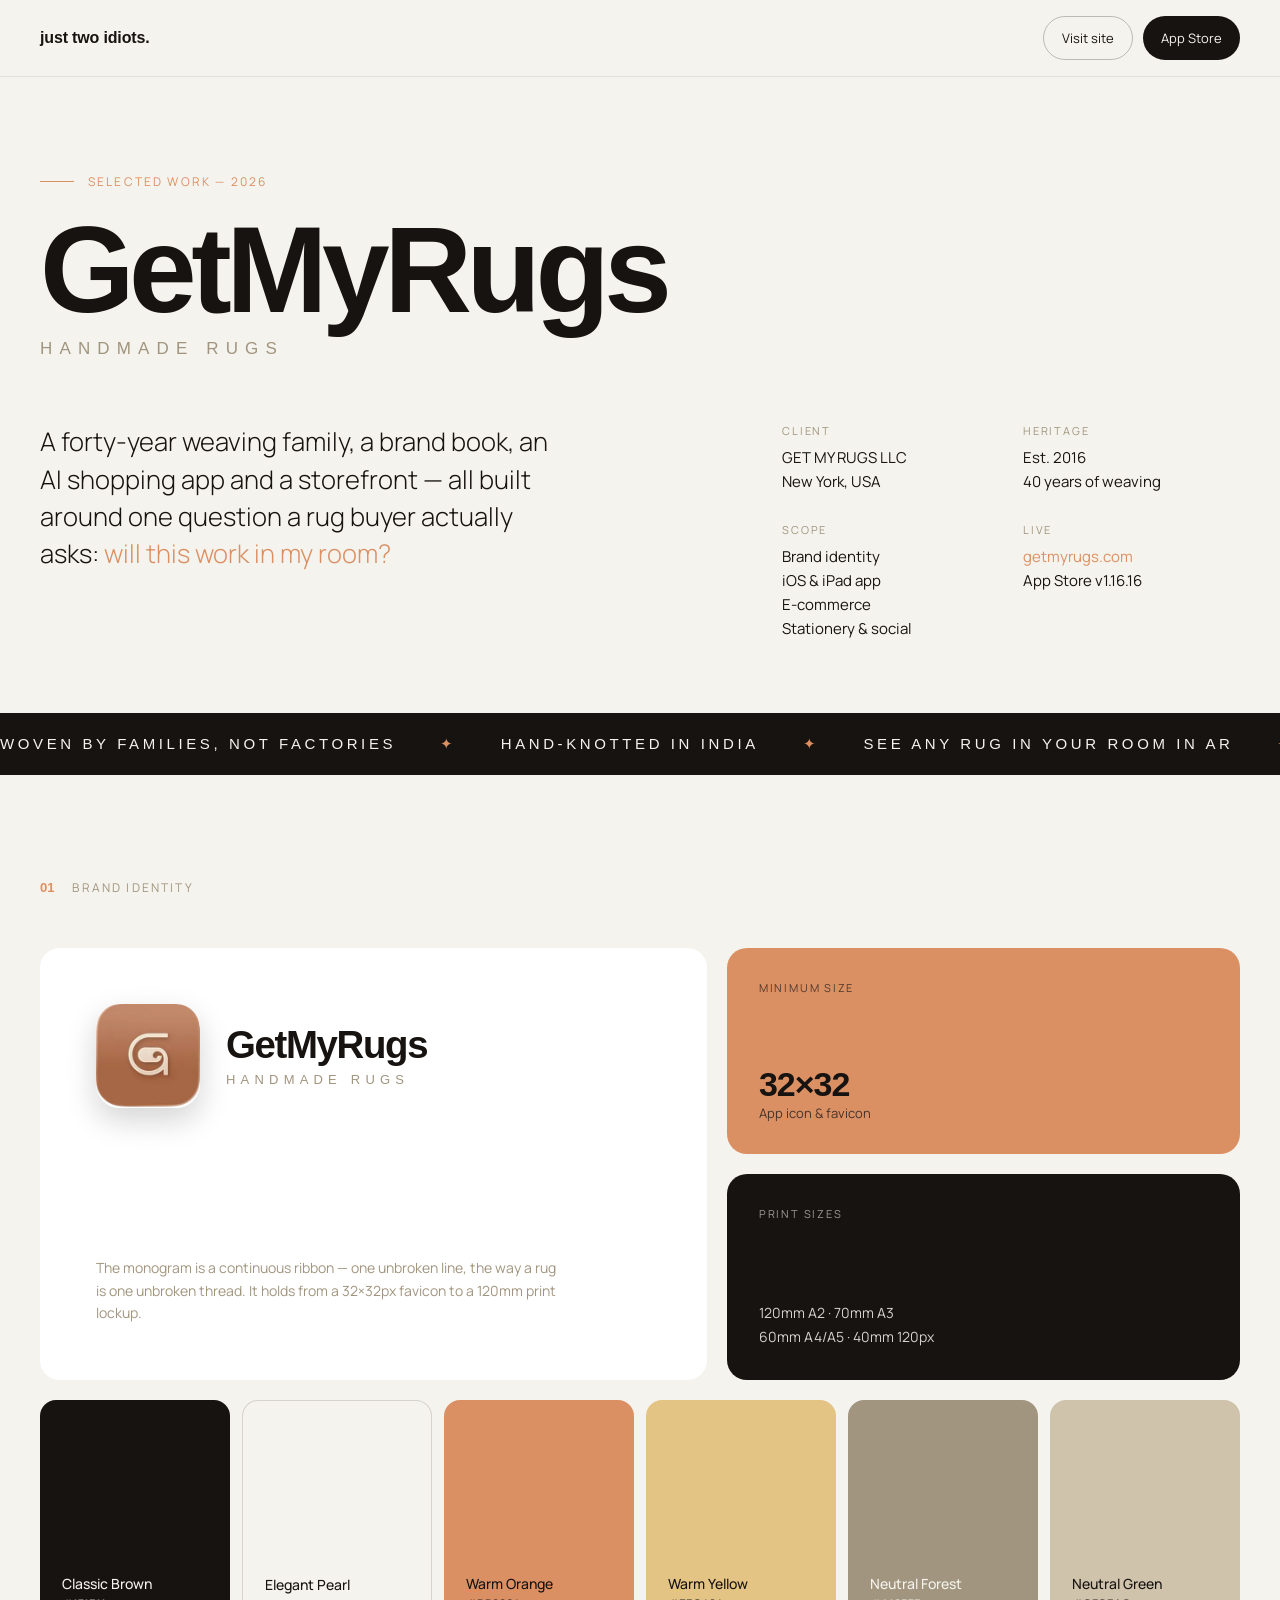
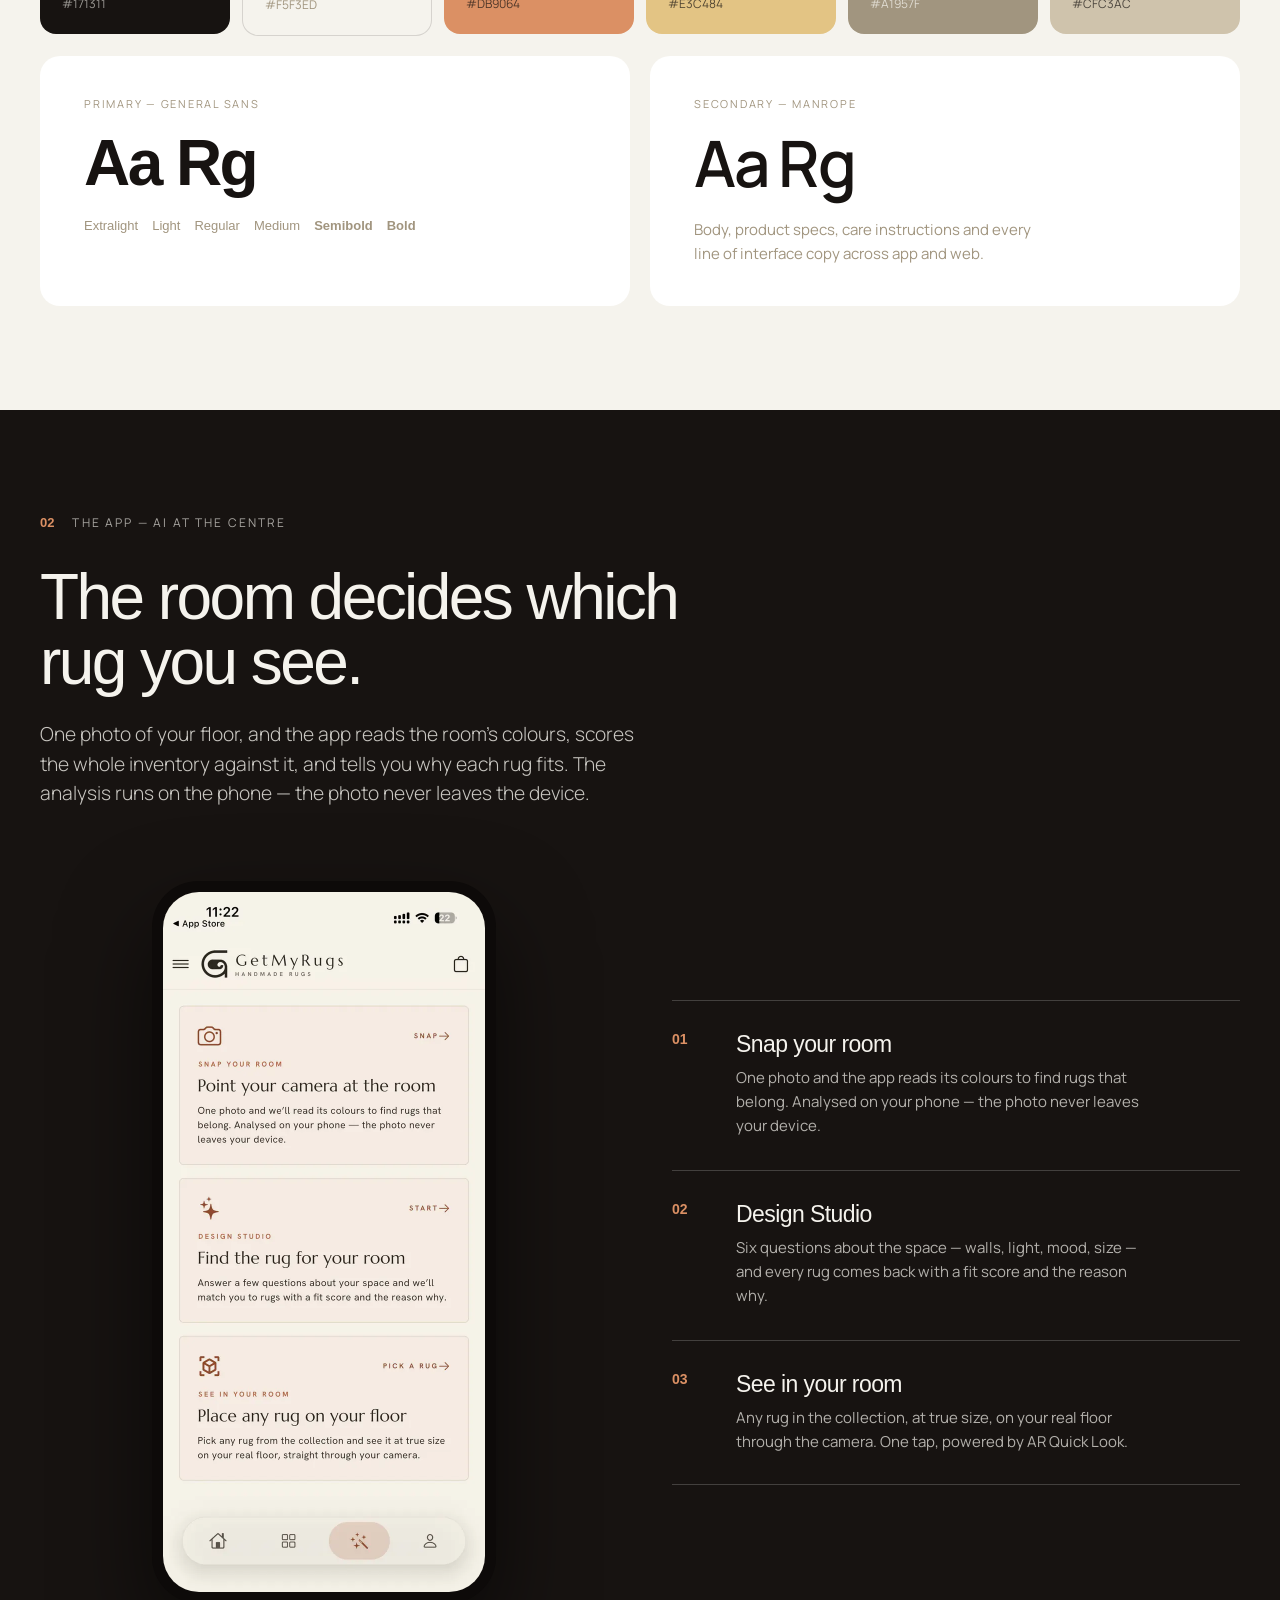
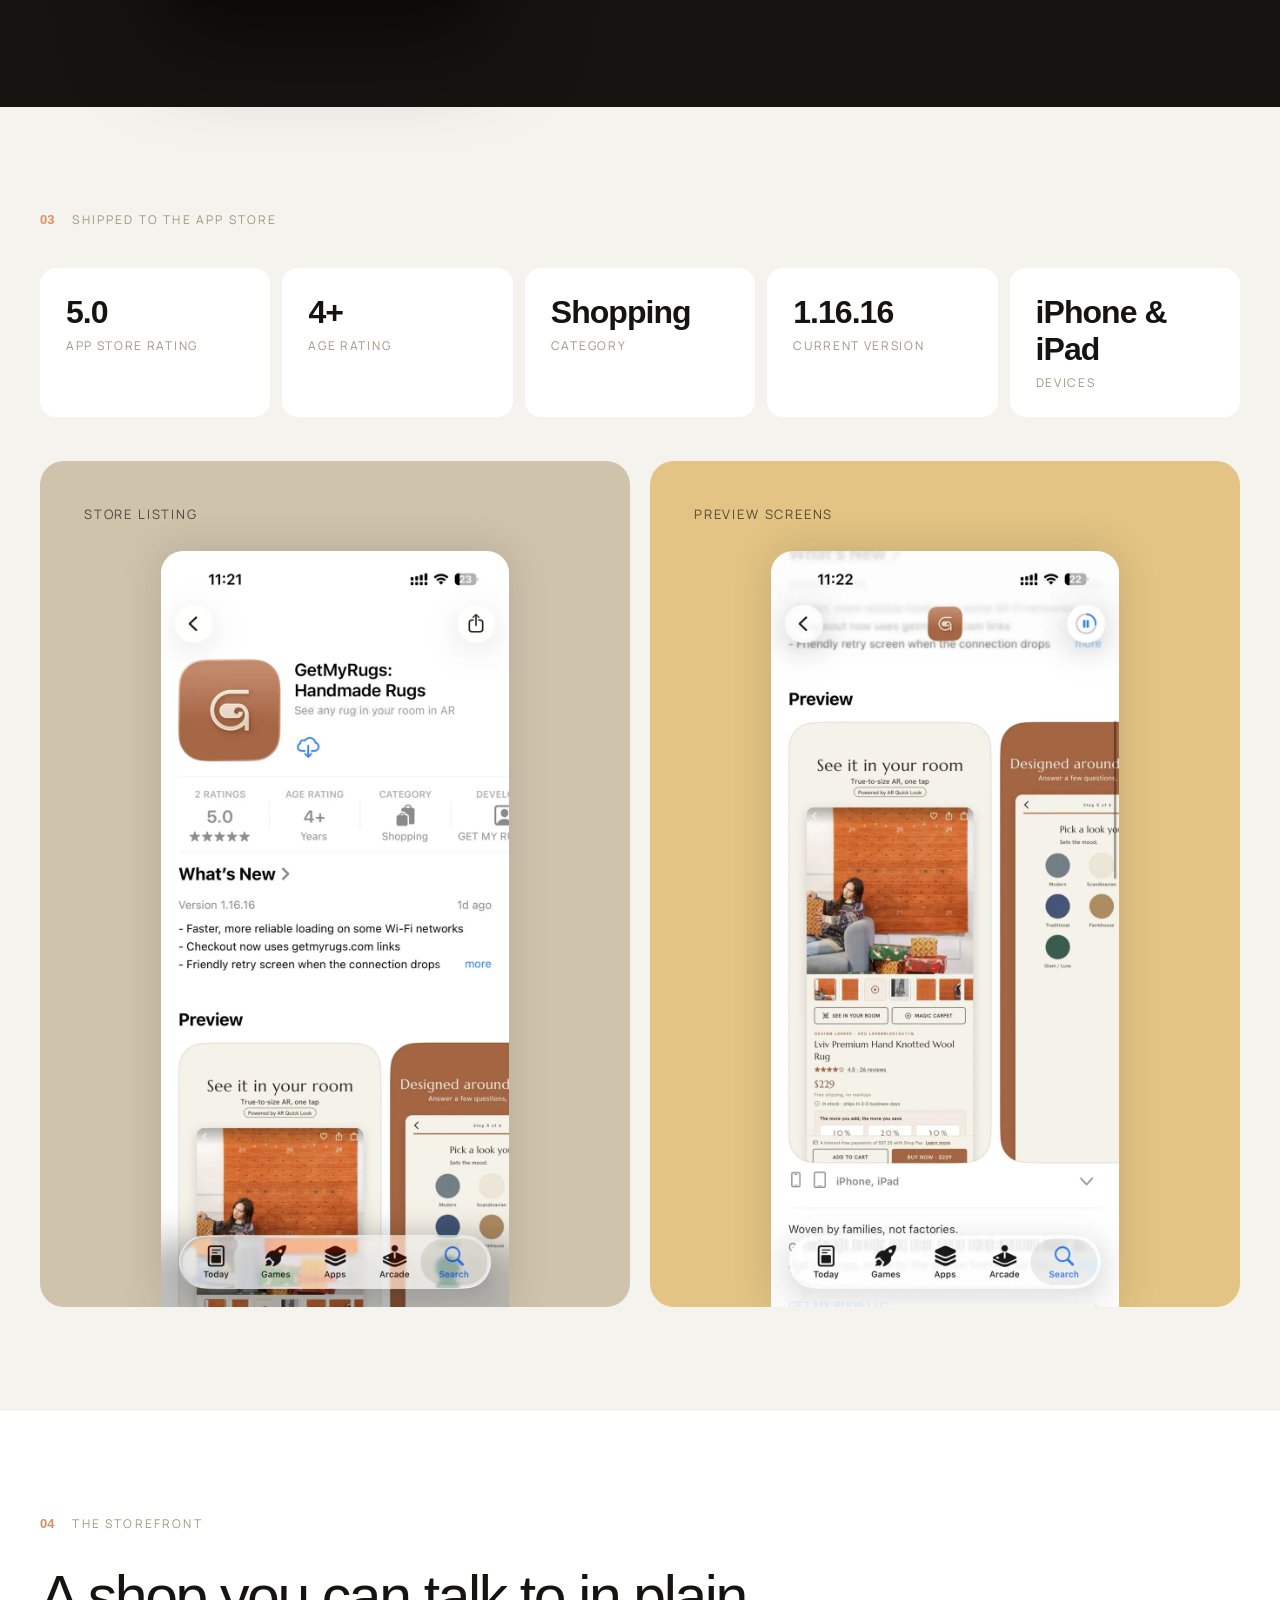
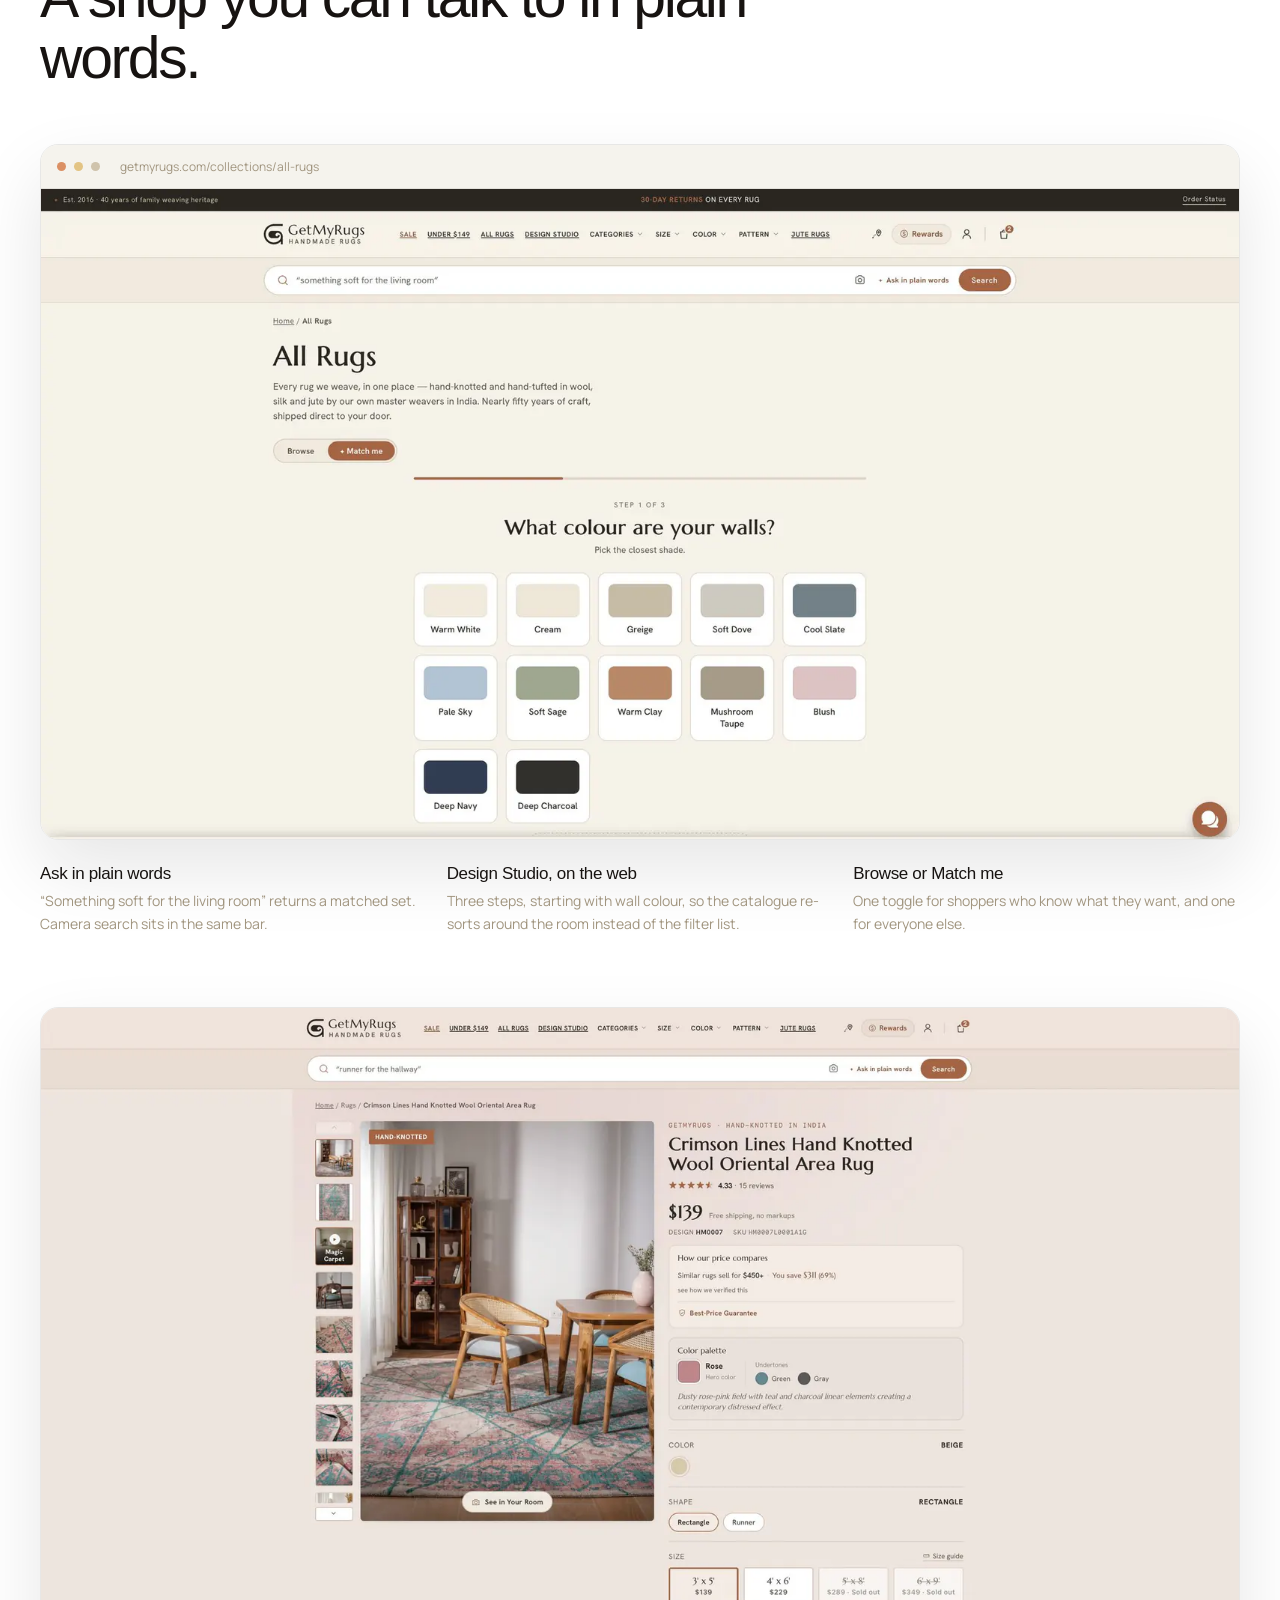
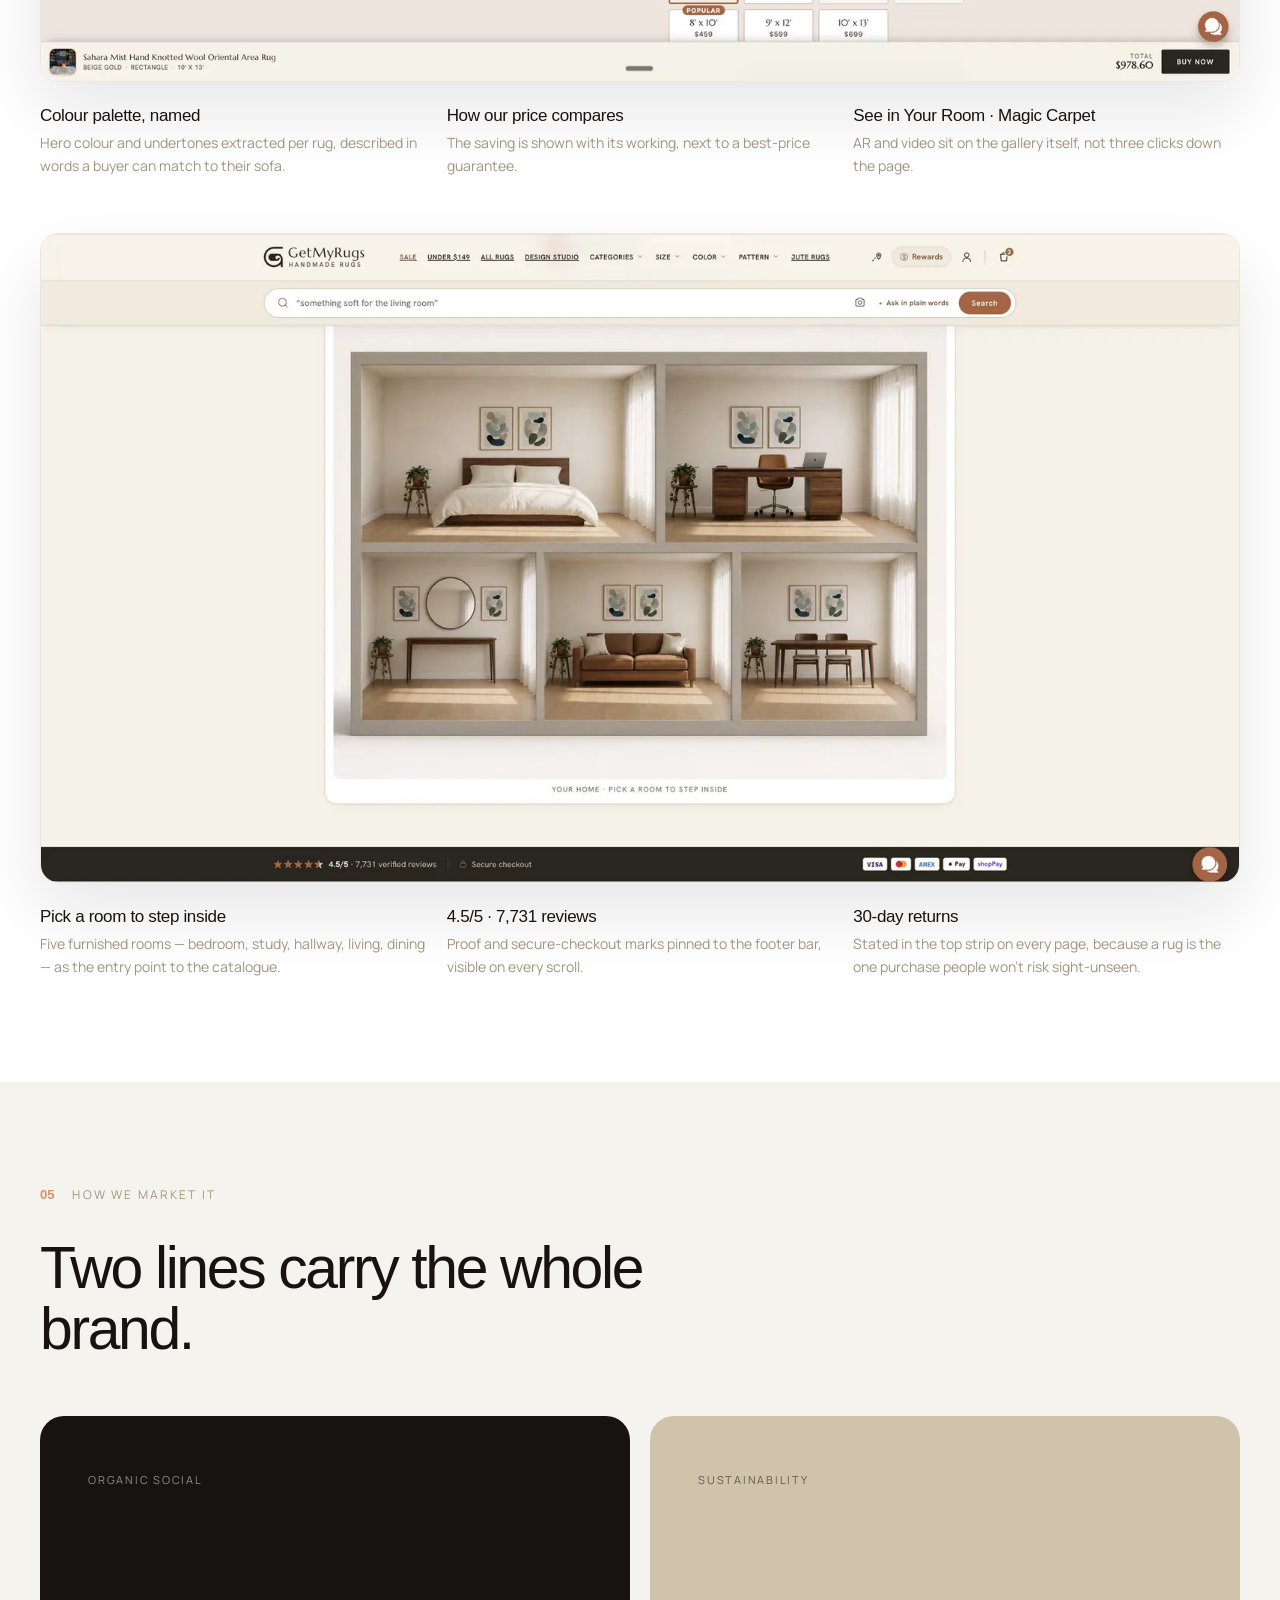
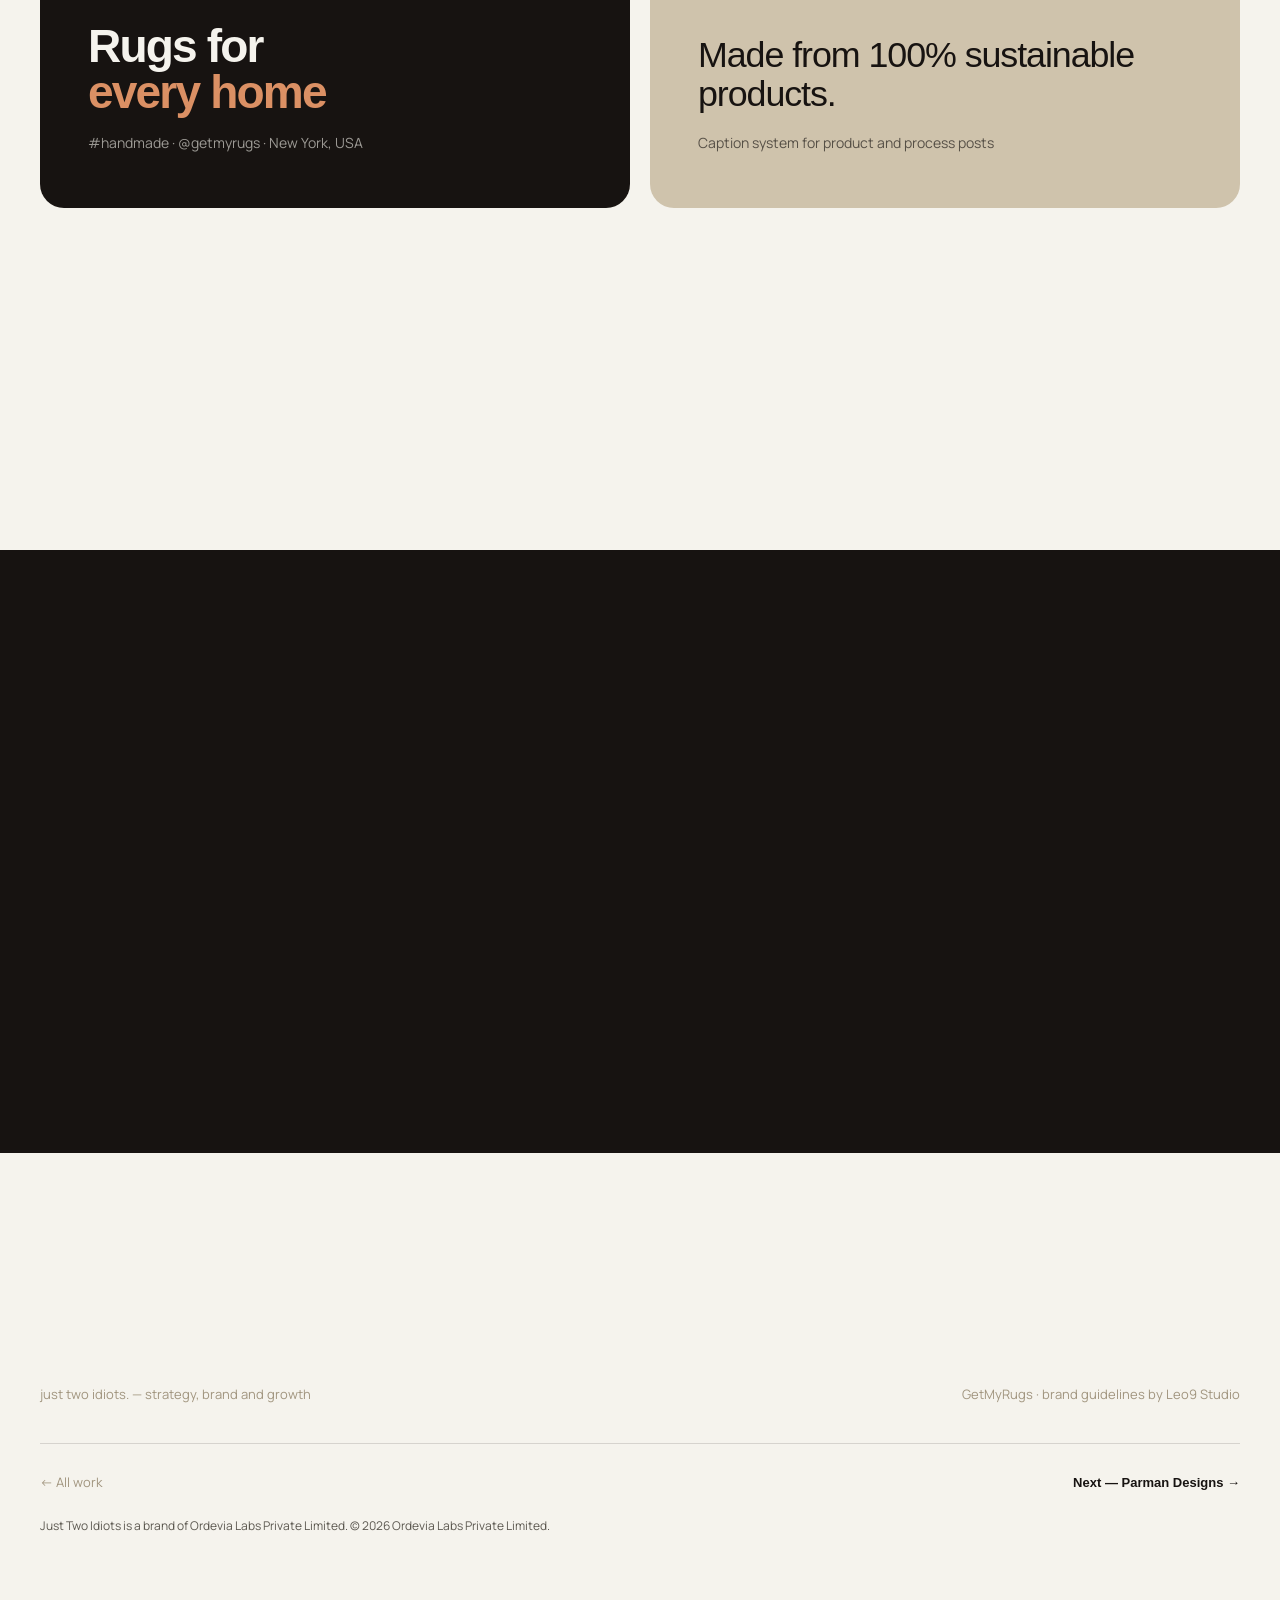
<file: work/getmyrugs.html>
<!DOCTYPE html>
<html lang="en">
<head>
<meta charset="utf-8">
<meta name="viewport" content="width=device-width, initial-scale=1">
<title>GetMyRugs — Case study — Just Two Idiots</title>
<meta name="description" content="Brand identity, an iOS and iPad app with in-room AR, and an e-commerce storefront for GetMyRugs — a forty-year handmade rug family selling from New York.">
<link rel="icon" href="../favicon.svg?v=1787814310" type="image/svg+xml">
<link rel="preconnect" href="https://fonts.googleapis.com">
<link rel="preconnect" href="https://fonts.gstatic.com" crossorigin>
<link href="https://api.fontshare.com/v2/css?f[]=general-sans@200,300,400,500,600,700&display=swap" rel="stylesheet">
<link href="https://fonts.googleapis.com/css2?family=Manrope:wght@300;400;500;600;700&display=swap" rel="stylesheet">
<style>
  body { margin:0; background:#F5F3ED; -webkit-font-smoothing:antialiased; }
  a { color:#DB9064; text-decoration:none; }
  a:hover { color:#171311; }
  @keyframes gmr-marquee { from { transform:translateX(0); } to { transform:translateX(-50%); } }
  @keyframes gmr-float { 0%,100% { transform:translateY(0); } 50% { transform:translateY(-10px); } }
  .gmr-hov-dark:hover { border-color:#171311 !important; background:#171311 !important; color:#F5F3ED !important; }
  .gmr-hov-warm:hover { background:#DB9064 !important; color:#171311 !important; }
</style>
<link rel="stylesheet" href="case-study.css?v=1787814310">
<link rel="canonical" href="https://justtwoidiots.com/work/getmyrugs">
<meta name="theme-color" content="#FAFAF8">
<meta property="og:type" content="article">
<meta property="og:site_name" content="Just Two Idiots">
<meta property="og:locale" content="en_IN">
<meta property="og:title" content="GetMyRugs — Case study — Just Two Idiots">
<meta property="og:description" content="Brand identity, an iOS and iPad app with in-room AR, and an e-commerce storefront for GetMyRugs — a forty-year handmade rug family selling from New York.">
<meta property="og:url" content="https://justtwoidiots.com/work/getmyrugs">
<meta property="og:image" content="https://justtwoidiots.com/assets/og/getmyrugs.jpg">
<meta property="og:image:width" content="1200">
<meta property="og:image:height" content="630">
<meta property="og:image:alt" content="GetMyRugs storefront design">
<meta name="twitter:card" content="summary_large_image">
<meta name="twitter:title" content="GetMyRugs — Case study — Just Two Idiots">
<meta name="twitter:description" content="Brand identity, an iOS and iPad app with in-room AR, and an e-commerce storefront for GetMyRugs — a forty-year handmade rug family selling from New York.">
<meta name="twitter:image" content="https://justtwoidiots.com/assets/og/getmyrugs.jpg">
<script type="application/ld+json">{"@context":"https://schema.org","@graph":[{"@type":"CreativeWork","url":"https://justtwoidiots.com/work/getmyrugs","name":"GetMyRugs","headline":"GetMyRugs","description":"Brand identity, an iOS and iPad app with in-room AR, and an e-commerce storefront for GetMyRugs — a forty-year handmade rug family selling from New York.","image":"https://justtwoidiots.com/assets/og/getmyrugs.jpg","about":"Handmade rugs","creator":{"@id":"https://justtwoidiots.com/#studio"},"isPartOf":{"@id":"https://justtwoidiots.com/#website"},"keywords":"Brand identity, iOS & iPad app, E-commerce, Stationery & social","availableLanguage":"en"},{"@type":"BreadcrumbList","itemListElement":[{"@type":"ListItem","position":1,"name":"Home","item":"https://justtwoidiots.com/"},{"@type":"ListItem","position":2,"name":"Work","item":"https://justtwoidiots.com/#work"},{"@type":"ListItem","position":3,"name":"GetMyRugs"}]}]}</script>
</head>
<body>

<div style="background:#F5F3ED; color:#171311; font-family:'Manrope',system-ui,sans-serif;">

  <div style="position:sticky; top:0; z-index:50; backdrop-filter:blur(14px); background:rgba(245,243,237,0.82); border-bottom:1px solid rgba(23,19,17,0.08);">
    <div style="max-width:1280px; margin:0 auto; padding:16px 40px; display:flex; align-items:center; justify-content:space-between; gap:24px;">
      <a href="../" style="font-family:'General Sans',sans-serif; font-weight:600; font-size:16px; letter-spacing:-0.01em; white-space:nowrap; color:#171311;">just two idiots.</a>
      <div style="display:flex; align-items:center; gap:10px;">
        <a href="https://getmyrugs.com" class="gmr-hov-dark" style="border:1px solid rgba(23,19,17,0.25); border-radius:999px; padding:9px 18px; font-size:13px; color:#171311; white-space:nowrap; transition:background 0.25s, color 0.25s, border-color 0.25s;">Visit site</a>
        <a href="https://apps.apple.com/app/id6791464887" class="gmr-hov-warm" style="background:#171311; color:#F5F3ED; border-radius:999px; padding:10px 18px; font-size:13px; white-space:nowrap; transition:background 0.25s, color 0.25s;">App Store</a>
      </div>
    </div>
  </div>

  <section style="max-width:1280px; margin:0 auto; padding:96px 40px 72px;">
    <div data-reveal style="opacity:0; transform:translateY(28px); transition:opacity 0.8s ease, transform 0.8s cubic-bezier(0.2,0.7,0.2,1);">
      <div style="display:flex; align-items:center; gap:14px; font-size:12px; letter-spacing:0.18em; text-transform:uppercase; color:#DB9064;">
        <span style="width:34px; height:1px; background:#DB9064; display:inline-block;"></span>
        <span>Selected work &mdash; 2026</span>
      </div>
      <h1 style="font-family:'General Sans',sans-serif; font-weight:600; font-size:clamp(58px,9.5vw,150px); line-height:0.9; letter-spacing:-0.045em; margin:26px 0 0;">GetMyRugs</h1>
      <div style="font-family:'General Sans',sans-serif; font-weight:400; font-size:clamp(13px,1.4vw,17px); letter-spacing:0.42em; text-transform:uppercase; color:#A1957F; margin-top:14px;">Handmade Rugs</div>
    </div>

    <div data-reveal style="opacity:0; transform:translateY(28px); transition:opacity 0.8s ease 0.12s, transform 0.8s cubic-bezier(0.2,0.7,0.2,1) 0.12s; display:grid; grid-template-columns:minmax(0,1.5fr) minmax(0,1fr); gap:56px; margin-top:64px; align-items:start;">
      <p style="font-size:clamp(19px,2vw,26px); line-height:1.45; margin:0; max-width:34ch; text-wrap:pretty; font-weight:300;">A forty-year weaving family, a brand book, an AI shopping app and a storefront &mdash; all built around one question a rug buyer actually asks: <em style="font-style:normal; color:#DB9064;">will this work in my room?</em></p>
      <div style="display:grid; grid-template-columns:1fr 1fr; gap:28px 24px;">
        <div><div style="font-size:11px; letter-spacing:0.16em; text-transform:uppercase; color:#A1957F; margin-bottom:8px;">Client</div><div style="font-size:15px; line-height:1.6;">GET MY RUGS LLC<br />New York, USA</div></div>
        <div><div style="font-size:11px; letter-spacing:0.16em; text-transform:uppercase; color:#A1957F; margin-bottom:8px;">Heritage</div><div style="font-size:15px; line-height:1.6;">Est. 2016<br />40 years of weaving</div></div>
        <div><div style="font-size:11px; letter-spacing:0.16em; text-transform:uppercase; color:#A1957F; margin-bottom:8px;">Scope</div><div style="font-size:15px; line-height:1.6;">Brand identity<br />iOS &amp; iPad app<br />E-commerce<br />Stationery &amp; social</div></div>
        <div><div style="font-size:11px; letter-spacing:0.16em; text-transform:uppercase; color:#A1957F; margin-bottom:8px;">Live</div><div style="font-size:15px; line-height:1.6;"><a href="https://getmyrugs.com">getmyrugs.com</a><br />App Store v1.16.16</div></div>
      </div>
    </div>
  </section>

  <div style="background:#171311; color:#F5F3ED; overflow:hidden; padding:22px 0;">
    <div style="display:flex; width:max-content; animation:gmr-marquee 38s linear infinite; font-family:'General Sans',sans-serif; font-weight:500; font-size:15px; letter-spacing:0.24em; text-transform:uppercase; white-space:nowrap;">
      <span style="padding-right:44px;">Woven by families, not factories</span><span style="padding-right:44px; color:#DB9064;">&#10022;</span>
      <span style="padding-right:44px;">Hand-knotted in India</span><span style="padding-right:44px; color:#DB9064;">&#10022;</span>
      <span style="padding-right:44px;">See any rug in your room in AR</span><span style="padding-right:44px; color:#DB9064;">&#10022;</span>
      <span style="padding-right:44px;">30-day returns on every rug</span><span style="padding-right:44px; color:#DB9064;">&#10022;</span>
      <span style="padding-right:44px;">Woven by families, not factories</span><span style="padding-right:44px; color:#DB9064;">&#10022;</span>
      <span style="padding-right:44px;">Hand-knotted in India</span><span style="padding-right:44px; color:#DB9064;">&#10022;</span>
      <span style="padding-right:44px;">See any rug in your room in AR</span><span style="padding-right:44px; color:#DB9064;">&#10022;</span>
      <span style="padding-right:44px;">30-day returns on every rug</span><span style="padding-right:44px; color:#DB9064;">&#10022;</span>
    </div>
  </div>

  <section style="max-width:1280px; margin:0 auto; padding:104px 40px;">
    <div data-reveal style="opacity:0; transform:translateY(28px); transition:opacity 0.8s ease, transform 0.8s cubic-bezier(0.2,0.7,0.2,1); display:flex; align-items:baseline; gap:18px; margin-bottom:52px;">
      <span style="font-family:'General Sans',sans-serif; font-weight:600; font-size:13px; color:#DB9064;">01</span>
      <span style="font-size:12px; letter-spacing:0.18em; text-transform:uppercase; color:#A1957F;">Brand identity</span>
    </div>

    <div data-reveal style="opacity:0; transform:translateY(28px); transition:opacity 0.8s ease, transform 0.8s cubic-bezier(0.2,0.7,0.2,1); display:grid; grid-template-columns:minmax(0,1.3fr) minmax(0,1fr); gap:20px;">
      <div style="background:#FFFFFF; border-radius:20px; padding:56px; display:flex; flex-direction:column; justify-content:space-between; gap:48px; min-height:320px;">
        <div style="display:flex; align-items:center; gap:26px;">
          <div style="width:104px; height:104px; border-radius:24px; overflow:hidden; flex:none; box-shadow:0 12px 30px rgba(23,19,17,0.18);">
            <img src="../assets/casestudy/getmyrugs/app-store-listing.webp" alt="GetMyRugs app icon" style="width:356px; height:auto; display:block; margin:-113px 0 0 -18px;" srcset="../assets/casestudy/getmyrugs/app-store-listing-800.webp 800w, ../assets/casestudy/getmyrugs/app-store-listing.webp 1100w" sizes="(max-width: 860px) 100vw, 680px" width="1100" height="2393" fetchpriority="high" decoding="async">
          </div>
          <div>
            <div style="font-family:'General Sans',sans-serif; font-weight:600; font-size:clamp(28px,3vw,44px); letter-spacing:-0.035em; line-height:1;">GetMyRugs</div>
            <div style="font-family:'General Sans',sans-serif; font-size:13px; letter-spacing:0.4em; text-transform:uppercase; color:#A1957F; margin-top:8px; white-space:nowrap;">Handmade Rugs</div>
          </div>
        </div>
        <div style="font-size:14px; line-height:1.6; color:#A1957F; max-width:52ch;">The monogram is a continuous ribbon &mdash; one unbroken line, the way a rug is one unbroken thread. It holds from a 32&times;32px favicon to a 120mm print lockup.</div>
      </div>
      <div style="display:grid; grid-template-rows:1fr 1fr; gap:20px;">
        <div style="background:#DB9064; border-radius:20px; padding:32px; display:flex; flex-direction:column; justify-content:space-between; color:#171311;">
          <div style="font-size:11px; letter-spacing:0.16em; text-transform:uppercase; opacity:0.7;">Minimum size</div>
          <div><div style="font-family:'General Sans',sans-serif; font-weight:600; font-size:34px; letter-spacing:-0.03em;">32&times;32</div><div style="font-size:13px; opacity:0.75;">App icon &amp; favicon</div></div>
        </div>
        <div style="background:#171311; border-radius:20px; padding:32px; display:flex; flex-direction:column; justify-content:space-between; color:#F5F3ED;">
          <div style="font-size:11px; letter-spacing:0.16em; text-transform:uppercase; opacity:0.6;">Print sizes</div>
          <div style="font-size:14px; line-height:1.7; opacity:0.85;">120mm A2 &middot; 70mm A3<br />60mm A4/A5 &middot; 40mm 120px</div>
        </div>
      </div>
    </div>

    <div data-reveal style="opacity:0; transform:translateY(28px); transition:opacity 0.8s ease, transform 0.8s cubic-bezier(0.2,0.7,0.2,1); margin-top:20px; display:grid; grid-template-columns:repeat(6,minmax(0,1fr)); gap:12px;">
      <div style="background:#171311; border-radius:16px; padding:22px; height:190px; display:flex; flex-direction:column; justify-content:flex-end; color:#F5F3ED;"><div style="font-size:14px; font-weight:500;">Classic Brown</div><div style="font-size:12px; opacity:0.6; margin-top:2px;">#171311</div></div>
      <div style="background:#F5F3ED; border:1px solid rgba(23,19,17,0.14); border-radius:16px; padding:22px; height:190px; display:flex; flex-direction:column; justify-content:flex-end;"><div style="font-size:14px; font-weight:500;">Elegant Pearl</div><div style="font-size:12px; color:#A1957F; margin-top:2px;">#F5F3ED</div></div>
      <div style="background:#DB9064; border-radius:16px; padding:22px; height:190px; display:flex; flex-direction:column; justify-content:flex-end;"><div style="font-size:14px; font-weight:500;">Warm Orange</div><div style="font-size:12px; opacity:0.7; margin-top:2px;">#DB9064</div></div>
      <div style="background:#E3C484; border-radius:16px; padding:22px; height:190px; display:flex; flex-direction:column; justify-content:flex-end;"><div style="font-size:14px; font-weight:500;">Warm Yellow</div><div style="font-size:12px; opacity:0.7; margin-top:2px;">#E3C484</div></div>
      <div style="background:#A1957F; border-radius:16px; padding:22px; height:190px; display:flex; flex-direction:column; justify-content:flex-end; color:#F5F3ED;"><div style="font-size:14px; font-weight:500;">Neutral Forest</div><div style="font-size:12px; opacity:0.75; margin-top:2px;">#A1957F</div></div>
      <div style="background:#CFC3AC; border-radius:16px; padding:22px; height:190px; display:flex; flex-direction:column; justify-content:flex-end;"><div style="font-size:14px; font-weight:500;">Neutral Green</div><div style="font-size:12px; opacity:0.7; margin-top:2px;">#CFC3AC</div></div>
    </div>

    <div data-reveal style="opacity:0; transform:translateY(28px); transition:opacity 0.8s ease, transform 0.8s cubic-bezier(0.2,0.7,0.2,1); margin-top:20px; display:grid; grid-template-columns:minmax(0,1fr) minmax(0,1fr); gap:20px;">
      <div style="background:#FFFFFF; border-radius:20px; padding:40px 44px;">
        <div style="font-size:11px; letter-spacing:0.16em; text-transform:uppercase; color:#A1957F; margin-bottom:22px;">Primary &mdash; General Sans</div>
        <div style="font-family:'General Sans',sans-serif; font-weight:600; font-size:clamp(40px,5vw,68px); line-height:0.95; letter-spacing:-0.04em;">Aa Rg</div>
        <div style="display:flex; flex-wrap:wrap; gap:14px; margin-top:24px; font-family:'General Sans',sans-serif; font-size:13px; color:#A1957F;">
          <span style="font-weight:200;">Extralight</span><span style="font-weight:300;">Light</span><span style="font-weight:400;">Regular</span><span style="font-weight:500;">Medium</span><span style="font-weight:600;">Semibold</span><span style="font-weight:700;">Bold</span>
        </div>
      </div>
      <div style="background:#FFFFFF; border-radius:20px; padding:40px 44px;">
        <div style="font-size:11px; letter-spacing:0.16em; text-transform:uppercase; color:#A1957F; margin-bottom:22px;">Secondary &mdash; Manrope</div>
        <div style="font-weight:600; font-size:clamp(40px,5vw,68px); line-height:0.95; letter-spacing:-0.035em;">Aa Rg</div>
        <div style="font-size:15px; line-height:1.6; color:#A1957F; margin-top:24px; max-width:40ch;">Body, product specs, care instructions and every line of interface copy across app and web.</div>
      </div>
    </div>
  </section>

  <section style="background:#171311; color:#F5F3ED; padding:104px 0;">
    <div style="max-width:1280px; margin:0 auto; padding:0 40px;">
      <div data-reveal style="opacity:0; transform:translateY(28px); transition:opacity 0.8s ease, transform 0.8s cubic-bezier(0.2,0.7,0.2,1);">
        <div style="display:flex; align-items:baseline; gap:18px; margin-bottom:34px;">
          <span style="font-family:'General Sans',sans-serif; font-weight:600; font-size:13px; color:#DB9064;">02</span>
          <span style="font-size:12px; letter-spacing:0.18em; text-transform:uppercase; opacity:0.65;">The app &mdash; AI at the centre</span>
        </div>
        <h2 style="font-family:'General Sans',sans-serif; font-weight:500; font-size:clamp(34px,5vw,68px); line-height:1.02; letter-spacing:-0.04em; margin:0; max-width:20ch;">The room decides which rug you see.</h2>
        <p style="font-size:clamp(16px,1.5vw,20px); line-height:1.55; font-weight:300; margin:24px 0 0; max-width:56ch; opacity:0.8;">One photo of your floor, and the app reads the room&rsquo;s colours, scores the whole inventory against it, and tells you why each rug fits. The analysis runs on the phone &mdash; the photo never leaves the device.</p>
      </div>

      <div data-reveal style="opacity:0; transform:translateY(28px); transition:opacity 0.8s ease, transform 0.8s cubic-bezier(0.2,0.7,0.2,1); display:grid; grid-template-columns:repeat(auto-fit,minmax(360px,1fr)); gap:64px; align-items:center; margin-top:72px;">
        <div style="display:flex; justify-content:center;">
          <div style="width:322px; max-width:100%; flex:none; background:#0D0A09; border-radius:46px; padding:11px; box-shadow:0 40px 90px rgba(0,0,0,0.55); animation:gmr-float 7s ease-in-out infinite;">
            <img src="../assets/casestudy/getmyrugs/app-design-studio.webp" alt="GetMyRugs app &mdash; AI design studio" style="width:100%; display:block; border-radius:36px;" width="644" height="1400" loading="lazy" decoding="async">
          </div>
        </div>
        <div style="display:flex; flex-direction:column; gap:2px;">
          <div style="padding:30px 0; border-top:1px solid rgba(245,243,237,0.2); display:grid; grid-template-columns:44px minmax(0,1fr); gap:20px;">
            <div style="font-family:'General Sans',sans-serif; font-weight:600; font-size:14px; color:#DB9064;">01</div>
            <div>
              <div style="font-family:'General Sans',sans-serif; font-weight:500; font-size:23px; letter-spacing:-0.025em;">Snap your room</div>
              <div style="font-size:15px; line-height:1.6; opacity:0.7; margin-top:8px; max-width:46ch;">One photo and the app reads its colours to find rugs that belong. Analysed on your phone &mdash; the photo never leaves your device.</div>
            </div>
          </div>
          <div style="padding:30px 0; border-top:1px solid rgba(245,243,237,0.2); display:grid; grid-template-columns:44px minmax(0,1fr); gap:20px;">
            <div style="font-family:'General Sans',sans-serif; font-weight:600; font-size:14px; color:#DB9064;">02</div>
            <div>
              <div style="font-family:'General Sans',sans-serif; font-weight:500; font-size:23px; letter-spacing:-0.025em;">Design Studio</div>
              <div style="font-size:15px; line-height:1.6; opacity:0.7; margin-top:8px; max-width:46ch;">Six questions about the space &mdash; walls, light, mood, size &mdash; and every rug comes back with a fit score and the reason why.</div>
            </div>
          </div>
          <div style="padding:30px 0; border-top:1px solid rgba(245,243,237,0.2); border-bottom:1px solid rgba(245,243,237,0.2); display:grid; grid-template-columns:44px minmax(0,1fr); gap:20px;">
            <div style="font-family:'General Sans',sans-serif; font-weight:600; font-size:14px; color:#DB9064;">03</div>
            <div>
              <div style="font-family:'General Sans',sans-serif; font-weight:500; font-size:23px; letter-spacing:-0.025em;">See in your room</div>
              <div style="font-size:15px; line-height:1.6; opacity:0.7; margin-top:8px; max-width:46ch;">Any rug in the collection, at true size, on your real floor through the camera. One tap, powered by AR Quick Look.</div>
            </div>
          </div>
        </div>
      </div>
    </div>
  </section>

  <section style="max-width:1280px; margin:0 auto; padding:104px 40px;">
    <div data-reveal style="opacity:0; transform:translateY(28px); transition:opacity 0.8s ease, transform 0.8s cubic-bezier(0.2,0.7,0.2,1); display:flex; align-items:baseline; gap:18px; margin-bottom:40px;">
      <span style="font-family:'General Sans',sans-serif; font-weight:600; font-size:13px; color:#DB9064;">03</span>
      <span style="font-size:12px; letter-spacing:0.18em; text-transform:uppercase; color:#A1957F;">Shipped to the App Store</span>
    </div>

    <div data-reveal style="opacity:0; transform:translateY(28px); transition:opacity 0.8s ease, transform 0.8s cubic-bezier(0.2,0.7,0.2,1); display:grid; grid-template-columns:repeat(5,minmax(0,1fr)); gap:12px; margin-bottom:44px;">
      <div style="background:#FFFFFF; border-radius:16px; padding:26px;"><div style="font-family:'General Sans',sans-serif; font-weight:600; font-size:32px; letter-spacing:-0.03em;">5.0</div><div style="font-size:12px; letter-spacing:0.14em; text-transform:uppercase; color:#A1957F; margin-top:6px;">App Store rating</div></div>
      <div style="background:#FFFFFF; border-radius:16px; padding:26px;"><div style="font-family:'General Sans',sans-serif; font-weight:600; font-size:32px; letter-spacing:-0.03em;">4+</div><div style="font-size:12px; letter-spacing:0.14em; text-transform:uppercase; color:#A1957F; margin-top:6px;">Age rating</div></div>
      <div style="background:#FFFFFF; border-radius:16px; padding:26px;"><div style="font-family:'General Sans',sans-serif; font-weight:600; font-size:32px; letter-spacing:-0.03em;">Shopping</div><div style="font-size:12px; letter-spacing:0.14em; text-transform:uppercase; color:#A1957F; margin-top:6px;">Category</div></div>
      <div style="background:#FFFFFF; border-radius:16px; padding:26px;"><div style="font-family:'General Sans',sans-serif; font-weight:600; font-size:32px; letter-spacing:-0.03em;">1.16.16</div><div style="font-size:12px; letter-spacing:0.14em; text-transform:uppercase; color:#A1957F; margin-top:6px;">Current version</div></div>
      <div style="background:#FFFFFF; border-radius:16px; padding:26px;"><div style="font-family:'General Sans',sans-serif; font-weight:600; font-size:32px; letter-spacing:-0.03em;">iPhone &amp; iPad</div><div style="font-size:12px; letter-spacing:0.14em; text-transform:uppercase; color:#A1957F; margin-top:6px;">Devices</div></div>
    </div>

    <div data-reveal style="opacity:0; transform:translateY(28px); transition:opacity 0.8s ease, transform 0.8s cubic-bezier(0.2,0.7,0.2,1); display:grid; grid-template-columns:minmax(0,1fr) minmax(0,1fr); gap:20px;">
      <figure style="margin:0; background:#CFC3AC; border-radius:24px; padding:44px 44px 0; overflow:hidden;">
        <figcaption style="font-size:13px; letter-spacing:0.14em; text-transform:uppercase; color:#171311; opacity:0.7; margin-bottom:28px;">Store listing</figcaption>
        <img src="../assets/casestudy/getmyrugs/app-store-listing.webp" alt="GetMyRugs App Store listing" style="width:100%; display:block; border-radius:22px 22px 0 0; box-shadow:0 -2px 40px rgba(23,19,17,0.14);" srcset="../assets/casestudy/getmyrugs/app-store-listing-800.webp 800w, ../assets/casestudy/getmyrugs/app-store-listing.webp 1100w" sizes="(max-width: 860px) 100vw, 680px" width="1100" height="2393" loading="lazy" decoding="async">
      </figure>
      <figure style="margin:0; background:#E3C484; border-radius:24px; padding:44px 44px 0; overflow:hidden;">
        <figcaption style="font-size:13px; letter-spacing:0.14em; text-transform:uppercase; color:#171311; opacity:0.7; margin-bottom:28px;">Preview screens</figcaption>
        <img src="../assets/casestudy/getmyrugs/app-preview-screens.webp" alt="GetMyRugs App Store preview screens" style="width:100%; display:block; border-radius:22px 22px 0 0; box-shadow:0 -2px 40px rgba(23,19,17,0.14);" srcset="../assets/casestudy/getmyrugs/app-preview-screens-800.webp 800w, ../assets/casestudy/getmyrugs/app-preview-screens.webp 1100w" sizes="(max-width: 860px) 100vw, 680px" width="1100" height="2393" loading="lazy" decoding="async">
      </figure>
    </div>
  </section>

  <section style="background:#FFFFFF; padding:104px 0;">
    <div style="max-width:1280px; margin:0 auto; padding:0 40px;">
      <div data-reveal style="opacity:0; transform:translateY(28px); transition:opacity 0.8s ease, transform 0.8s cubic-bezier(0.2,0.7,0.2,1);">
        <div style="display:flex; align-items:baseline; gap:18px; margin-bottom:34px;">
          <span style="font-family:'General Sans',sans-serif; font-weight:600; font-size:13px; color:#DB9064;">04</span>
          <span style="font-size:12px; letter-spacing:0.18em; text-transform:uppercase; color:#A1957F;">The storefront</span>
        </div>
        <h2 style="font-family:'General Sans',sans-serif; font-weight:500; font-size:clamp(32px,4.6vw,62px); line-height:1.04; letter-spacing:-0.04em; margin:0; max-width:24ch;">A shop you can talk to in plain words.</h2>
      </div>

      <div data-reveal style="opacity:0; transform:translateY(28px); transition:opacity 0.8s ease, transform 0.8s cubic-bezier(0.2,0.7,0.2,1); margin-top:56px;">
        <div style="border-radius:18px; overflow:hidden; border:1px solid rgba(23,19,17,0.1); box-shadow:0 30px 70px rgba(23,19,17,0.1);">
          <div style="display:flex; align-items:center; gap:8px; padding:13px 16px; background:#F5F3ED; border-bottom:1px solid rgba(23,19,17,0.08);">
            <div style="width:9px; height:9px; border-radius:50%; background:#DB9064;"></div>
            <div style="width:9px; height:9px; border-radius:50%; background:#E3C484;"></div>
            <div style="width:9px; height:9px; border-radius:50%; background:#CFC3AC;"></div>
            <div style="margin-left:12px; font-size:12px; color:#A1957F;">getmyrugs.com/collections/all-rugs</div>
          </div>
          <img src="../assets/casestudy/getmyrugs/site-all-rugs.webp" alt="GetMyRugs All Rugs page with the Design Studio quiz" style="width:100%; display:block;" srcset="../assets/casestudy/getmyrugs/site-all-rugs-800.webp 800w, ../assets/casestudy/getmyrugs/site-all-rugs.webp 1600w" sizes="(max-width: 860px) 100vw, 1278px" width="1600" height="868" loading="lazy" decoding="async">
        </div>
        <div style="display:grid; grid-template-columns:repeat(3,minmax(0,1fr)); gap:20px; margin-top:24px;">
          <div><div style="font-family:'General Sans',sans-serif; font-weight:500; font-size:17px; letter-spacing:-0.02em;">Ask in plain words</div><div style="font-size:14px; line-height:1.6; color:#A1957F; margin-top:6px;">&ldquo;Something soft for the living room&rdquo; returns a matched set. Camera search sits in the same bar.</div></div>
          <div><div style="font-family:'General Sans',sans-serif; font-weight:500; font-size:17px; letter-spacing:-0.02em;">Design Studio, on the web</div><div style="font-size:14px; line-height:1.6; color:#A1957F; margin-top:6px;">Three steps, starting with wall colour, so the catalogue re-sorts around the room instead of the filter list.</div></div>
          <div><div style="font-family:'General Sans',sans-serif; font-weight:500; font-size:17px; letter-spacing:-0.02em;">Browse or Match me</div><div style="font-size:14px; line-height:1.6; color:#A1957F; margin-top:6px;">One toggle for shoppers who know what they want, and one for everyone else.</div></div>
        </div>
      </div>

      <div data-reveal style="opacity:0; transform:translateY(28px); transition:opacity 0.8s ease, transform 0.8s cubic-bezier(0.2,0.7,0.2,1); margin-top:72px; display:grid; grid-template-columns:minmax(0,1fr); gap:56px;">
        <div>
          <div style="border-radius:18px; overflow:hidden; border:1px solid rgba(23,19,17,0.1); box-shadow:0 30px 70px rgba(23,19,17,0.1);">
            <img src="../assets/casestudy/getmyrugs/site-product-page.webp" alt="GetMyRugs product page" style="width:100%; display:block;" srcset="../assets/casestudy/getmyrugs/site-product-page-800.webp 800w, ../assets/casestudy/getmyrugs/site-product-page.webp 1600w" sizes="(max-width: 860px) 100vw, 1278px" width="1600" height="899" loading="lazy" decoding="async">
          </div>
          <div style="display:grid; grid-template-columns:repeat(3,minmax(0,1fr)); gap:20px; margin-top:24px;">
            <div><div style="font-family:'General Sans',sans-serif; font-weight:500; font-size:17px; letter-spacing:-0.02em;">Colour palette, named</div><div style="font-size:14px; line-height:1.6; color:#A1957F; margin-top:6px;">Hero colour and undertones extracted per rug, described in words a buyer can match to their sofa.</div></div>
            <div><div style="font-family:'General Sans',sans-serif; font-weight:500; font-size:17px; letter-spacing:-0.02em;">How our price compares</div><div style="font-size:14px; line-height:1.6; color:#A1957F; margin-top:6px;">The saving is shown with its working, next to a best-price guarantee.</div></div>
            <div><div style="font-family:'General Sans',sans-serif; font-weight:500; font-size:17px; letter-spacing:-0.02em;">See in Your Room &middot; Magic Carpet</div><div style="font-size:14px; line-height:1.6; color:#A1957F; margin-top:6px;">AR and video sit on the gallery itself, not three clicks down the page.</div></div>
          </div>
        </div>
        <div>
          <div style="border-radius:18px; overflow:hidden; border:1px solid rgba(23,19,17,0.1); box-shadow:0 30px 70px rgba(23,19,17,0.1);">
            <img src="../assets/casestudy/getmyrugs/site-room-selector.webp" alt="GetMyRugs room selector" style="width:100%; display:block;" srcset="../assets/casestudy/getmyrugs/site-room-selector-800.webp 800w, ../assets/casestudy/getmyrugs/site-room-selector.webp 1600w" sizes="(max-width: 860px) 100vw, 1278px" width="1600" height="866" loading="lazy" decoding="async">
          </div>
          <div style="display:grid; grid-template-columns:repeat(3,minmax(0,1fr)); gap:20px; margin-top:24px;">
            <div><div style="font-family:'General Sans',sans-serif; font-weight:500; font-size:17px; letter-spacing:-0.02em;">Pick a room to step inside</div><div style="font-size:14px; line-height:1.6; color:#A1957F; margin-top:6px;">Five furnished rooms &mdash; bedroom, study, hallway, living, dining &mdash; as the entry point to the catalogue.</div></div>
            <div><div style="font-family:'General Sans',sans-serif; font-weight:500; font-size:17px; letter-spacing:-0.02em;">4.5/5 &middot; 7,731 reviews</div><div style="font-size:14px; line-height:1.6; color:#A1957F; margin-top:6px;">Proof and secure-checkout marks pinned to the footer bar, visible on every scroll.</div></div>
            <div><div style="font-family:'General Sans',sans-serif; font-weight:500; font-size:17px; letter-spacing:-0.02em;">30-day returns</div><div style="font-size:14px; line-height:1.6; color:#A1957F; margin-top:6px;">Stated in the top strip on every page, because a rug is the one purchase people won&rsquo;t risk sight-unseen.</div></div>
          </div>
        </div>
      </div>
    </div>
  </section>

  <section style="max-width:1280px; margin:0 auto; padding:104px 40px;">
    <div data-reveal style="opacity:0; transform:translateY(28px); transition:opacity 0.8s ease, transform 0.8s cubic-bezier(0.2,0.7,0.2,1);">
      <div style="display:flex; align-items:baseline; gap:18px; margin-bottom:34px;">
        <span style="font-family:'General Sans',sans-serif; font-weight:600; font-size:13px; color:#DB9064;">05</span>
        <span style="font-size:12px; letter-spacing:0.18em; text-transform:uppercase; color:#A1957F;">How we market it</span>
      </div>
      <h2 style="font-family:'General Sans',sans-serif; font-weight:500; font-size:clamp(32px,4.6vw,62px); line-height:1.04; letter-spacing:-0.04em; margin:0; max-width:22ch;">Two lines carry the whole brand.</h2>
    </div>

    <div data-reveal style="opacity:0; transform:translateY(28px); transition:opacity 0.8s ease, transform 0.8s cubic-bezier(0.2,0.7,0.2,1); display:grid; grid-template-columns:minmax(0,1fr) minmax(0,1fr); gap:20px; margin-top:56px;">
      <div style="background:#171311; color:#F5F3ED; border-radius:24px; padding:56px 48px; min-height:280px; display:flex; flex-direction:column; justify-content:space-between; gap:36px;">
        <div style="font-size:11px; letter-spacing:0.16em; text-transform:uppercase; opacity:0.55;">Organic social</div>
        <div>
          <div style="font-family:'General Sans',sans-serif; font-weight:600; font-size:clamp(30px,3.6vw,48px); line-height:1; letter-spacing:-0.04em;">Rugs for<br /><span style="color:#DB9064;">every home</span></div>
          <div style="font-size:14px; color:rgba(245,243,237,0.6); margin-top:18px;">#handmade &middot; @getmyrugs &middot; New York, USA</div>
        </div>
      </div>
      <div style="background:#CFC3AC; border-radius:24px; padding:56px 48px; min-height:280px; display:flex; flex-direction:column; justify-content:space-between; gap:36px;">
        <div style="font-size:11px; letter-spacing:0.16em; text-transform:uppercase; opacity:0.6;">Sustainability</div>
        <div>
          <div style="font-family:'General Sans',sans-serif; font-weight:500; font-size:clamp(24px,2.8vw,36px); line-height:1.1; letter-spacing:-0.03em;">Made from 100% sustainable products.</div>
          <div style="font-size:14px; opacity:0.65; margin-top:18px;">Caption system for product and process posts</div>
        </div>
      </div>
    </div>

    <div data-reveal style="opacity:0; transform:translateY(28px); transition:opacity 0.8s ease, transform 0.8s cubic-bezier(0.2,0.7,0.2,1); display:grid; grid-template-columns:repeat(4,minmax(0,1fr)); gap:20px; margin-top:20px;">
      <div style="background:#FFFFFF; border-radius:20px; padding:34px 30px;">
        <div style="font-family:'General Sans',sans-serif; font-weight:600; font-size:13px; color:#DB9064;">01</div>
        <div style="font-family:'General Sans',sans-serif; font-weight:500; font-size:19px; letter-spacing:-0.02em; margin-top:16px;">Plain-words search</div>
        <div style="font-size:14px; line-height:1.6; color:#A1957F; margin-top:8px;">The way customers describe a room becomes the query, the ad copy and the landing headline &mdash; one vocabulary end to end.</div>
      </div>
      <div style="background:#FFFFFF; border-radius:20px; padding:34px 30px;">
        <div style="font-family:'General Sans',sans-serif; font-weight:600; font-size:13px; color:#DB9064;">02</div>
        <div style="font-family:'General Sans',sans-serif; font-weight:500; font-size:19px; letter-spacing:-0.02em; margin-top:16px;">Craft as content</div>
        <div style="font-size:14px; line-height:1.6; color:#A1957F; margin-top:8px;">Forty years of family weaving, documented on the loom floor. Same set feeds reels, email and the product gallery.</div>
      </div>
      <div style="background:#FFFFFF; border-radius:20px; padding:34px 30px;">
        <div style="font-family:'General Sans',sans-serif; font-weight:600; font-size:13px; color:#DB9064;">03</div>
        <div style="font-family:'General Sans',sans-serif; font-weight:500; font-size:19px; letter-spacing:-0.02em; margin-top:16px;">AR as the hook</div>
        <div style="font-size:14px; line-height:1.6; color:#A1957F; margin-top:8px;">&ldquo;See any rug in your room&rdquo; is the App Store subtitle, the ad hook and the on-site button. One promise, repeated.</div>
      </div>
      <div style="background:#FFFFFF; border-radius:20px; padding:34px 30px;">
        <div style="font-family:'General Sans',sans-serif; font-weight:600; font-size:13px; color:#DB9064;">04</div>
        <div style="font-family:'General Sans',sans-serif; font-weight:500; font-size:19px; letter-spacing:-0.02em; margin-top:16px;">Rewards &amp; retention</div>
        <div style="font-size:14px; line-height:1.6; color:#A1957F; margin-top:8px;">Rewards in the header, 30-day returns in the top strip, verified reviews in the footer &mdash; risk removed at every scroll depth.</div>
      </div>
    </div>
  </section>

  <section style="background:#171311; color:#F5F3ED; padding:104px 0;">
    <div style="max-width:1280px; margin:0 auto; padding:0 40px;">
      <div data-reveal style="opacity:0; transform:translateY(28px); transition:opacity 0.8s ease, transform 0.8s cubic-bezier(0.2,0.7,0.2,1); display:flex; align-items:baseline; gap:18px; margin-bottom:44px;">
        <span style="font-family:'General Sans',sans-serif; font-weight:600; font-size:13px; color:#DB9064;">06</span>
        <span style="font-size:12px; letter-spacing:0.18em; text-transform:uppercase; opacity:0.65;">Applied &mdash; stationery</span>
      </div>

      <div data-reveal style="opacity:0; transform:translateY(28px); transition:opacity 0.8s ease, transform 0.8s cubic-bezier(0.2,0.7,0.2,1); display:grid; grid-template-columns:repeat(4,minmax(0,1fr)); gap:20px;">
        <div style="background:#F5F3ED; color:#171311; border-radius:14px; padding:30px; aspect-ratio:90/55; display:flex; flex-direction:column; justify-content:space-between;">
          <div style="font-family:'General Sans',sans-serif; font-weight:600; font-size:19px; letter-spacing:-0.025em;">GetMyRugs<div style="font-weight:400; font-size:8px; letter-spacing:0.34em; color:#A1957F; margin-top:3px;">HANDMADE RUGS</div></div>
          <div style="font-size:10px; line-height:1.7; color:#A1957F;">info@getmyrugs.com<br />www.getmyrugs.com</div>
        </div>
        <div style="background:#DB9064; color:#171311; border-radius:14px; padding:30px; aspect-ratio:90/55; display:flex; flex-direction:column; justify-content:space-between;">
          <div style="font-size:9px; letter-spacing:0.2em; text-transform:uppercase; opacity:0.7;">Business card 02</div>
          <div style="font-family:'General Sans',sans-serif; font-weight:600; font-size:34px; letter-spacing:-0.03em;">&#8250;</div>
        </div>
        <div style="background:#F5F3ED; color:#171311; border-radius:14px; padding:26px; aspect-ratio:90/55; display:flex; flex-direction:column; justify-content:space-between;">
          <div style="font-family:'General Sans',sans-serif; font-weight:600; font-size:15px; letter-spacing:-0.02em;">GetMyRugs</div>
          <div>
            <div style="height:1px; background:rgba(23,19,17,0.15); margin-bottom:10px;"></div>
            <div style="font-size:9px; line-height:1.7; color:#A1957F;">Letterhead &middot; A4<br />132, My Street, Kingston, New York 12401</div>
          </div>
        </div>
        <div style="background:#CFC3AC; color:#171311; border-radius:14px; padding:26px; aspect-ratio:90/55; display:flex; flex-direction:column; justify-content:space-between;">
          <div style="font-size:9px; letter-spacing:0.2em; text-transform:uppercase; opacity:0.65;">Envelope &middot; Email signature</div>
          <div style="font-size:11px; line-height:1.6;">www.getmyrugs.com</div>
        </div>
      </div>

      <div data-reveal style="opacity:0; transform:translateY(28px); transition:opacity 0.8s ease, transform 0.8s cubic-bezier(0.2,0.7,0.2,1); display:grid; grid-template-columns:repeat(4,minmax(0,1fr)); gap:20px; margin-top:64px;">
        <div><div style="font-family:'General Sans',sans-serif; font-weight:600; font-size:clamp(30px,3.4vw,46px); letter-spacing:-0.04em;">25</div><div style="font-size:14px; opacity:0.65; margin-top:4px;">page brand guideline</div></div>
        <div><div style="font-family:'General Sans',sans-serif; font-weight:600; font-size:clamp(30px,3.4vw,46px); letter-spacing:-0.04em;">6</div><div style="font-size:14px; opacity:0.65; margin-top:4px;">colour palette, locked</div></div>
        <div><div style="font-family:'General Sans',sans-serif; font-weight:600; font-size:clamp(30px,3.4vw,46px); letter-spacing:-0.04em;">2</div><div style="font-size:14px; opacity:0.65; margin-top:4px;">typefaces, app to print</div></div>
        <div><div style="font-family:'General Sans',sans-serif; font-weight:600; font-size:clamp(30px,3.4vw,46px); letter-spacing:-0.04em;">3</div><div style="font-size:14px; opacity:0.65; margin-top:4px;">surfaces &mdash; app, web, print</div></div>
      </div>
    </div>
  </section>

  <footer style="max-width:1280px; margin:0 auto; padding:104px 40px 72px;">
    <div data-reveal style="opacity:0; transform:translateY(28px); transition:opacity 0.8s ease, transform 0.8s cubic-bezier(0.2,0.7,0.2,1); display:flex; justify-content:space-between; align-items:flex-end; gap:40px; flex-wrap:wrap; padding-bottom:44px; border-bottom:1px solid rgba(23,19,17,0.14);">
      <div style="font-family:'General Sans',sans-serif; font-weight:500; font-size:clamp(30px,4.4vw,60px); line-height:1.02; letter-spacing:-0.04em; max-width:20ch;">Want this for your brand?</div>
      <div style="display:flex; gap:12px; flex-wrap:wrap;">
        <a href="https://getmyrugs.com" class="gmr-hov-dark" style="border:1px solid rgba(23,19,17,0.28); border-radius:999px; padding:15px 26px; font-size:14px; color:#171311; transition:background 0.25s, color 0.25s, border-color 0.25s;">See it live</a>
        <a href="tel:+917788990166" class="gmr-hov-dark" style="background:#DB9064; color:#171311; border-radius:999px; padding:16px 28px; font-size:14px; transition:background 0.25s, color 0.25s;">Start a project</a>
      </div>
    </div>
    <div style="display:flex; justify-content:space-between; gap:24px; flex-wrap:wrap; padding-top:26px; font-size:13px; color:#A1957F;">
      <div>just two idiots. &mdash; strategy, brand and growth</div>
      <div>GetMyRugs &middot; brand guidelines by Leo9 Studio</div>
    </div>
    <div style="display:flex; align-items:center; justify-content:space-between; margin-top:40px; padding-top:26px; border-top:1px solid rgba(23,19,17,0.14); font-size:13px;">
      <a href="../#work" style="color:#A1957F;">&larr; All work</a>
      <a href="./parmandesigns" style="display:flex; align-items:center; gap:8px; font-family:'General Sans',sans-serif; font-weight:600; color:#171311;">Next &mdash; Parman Designs &rarr;</a>
    </div>
    <div style="margin-top:22px; font-size:12px; line-height:1.6; color:#5C5850;">Just Two Idiots is a brand of Ordevia Labs Private Limited. &copy; 2026 Ordevia Labs Private Limited.</div>
  </footer>

</div>

<script>
(function(){
  var nodes = Array.prototype.slice.call(document.querySelectorAll('[data-reveal]'));
  var show = function(el){ el.style.opacity = '1'; el.style.transform = 'none'; };
  if (!('IntersectionObserver' in window)) { nodes.forEach(show); return; }
  var io = new IntersectionObserver(function(entries){
    entries.forEach(function(e){ if (e.isIntersecting) { show(e.target); io.unobserve(e.target); } });
  }, { rootMargin: '0px 0px -10% 0px', threshold: 0.08 });
  nodes.forEach(function(n){
    var r = n.getBoundingClientRect();
    if (r.top < window.innerHeight) show(n); else io.observe(n);
  });
  setTimeout(function(){ document.querySelectorAll('[data-reveal]').forEach(show); }, 4000);
})();
</script>
</body>
</html>
</file>
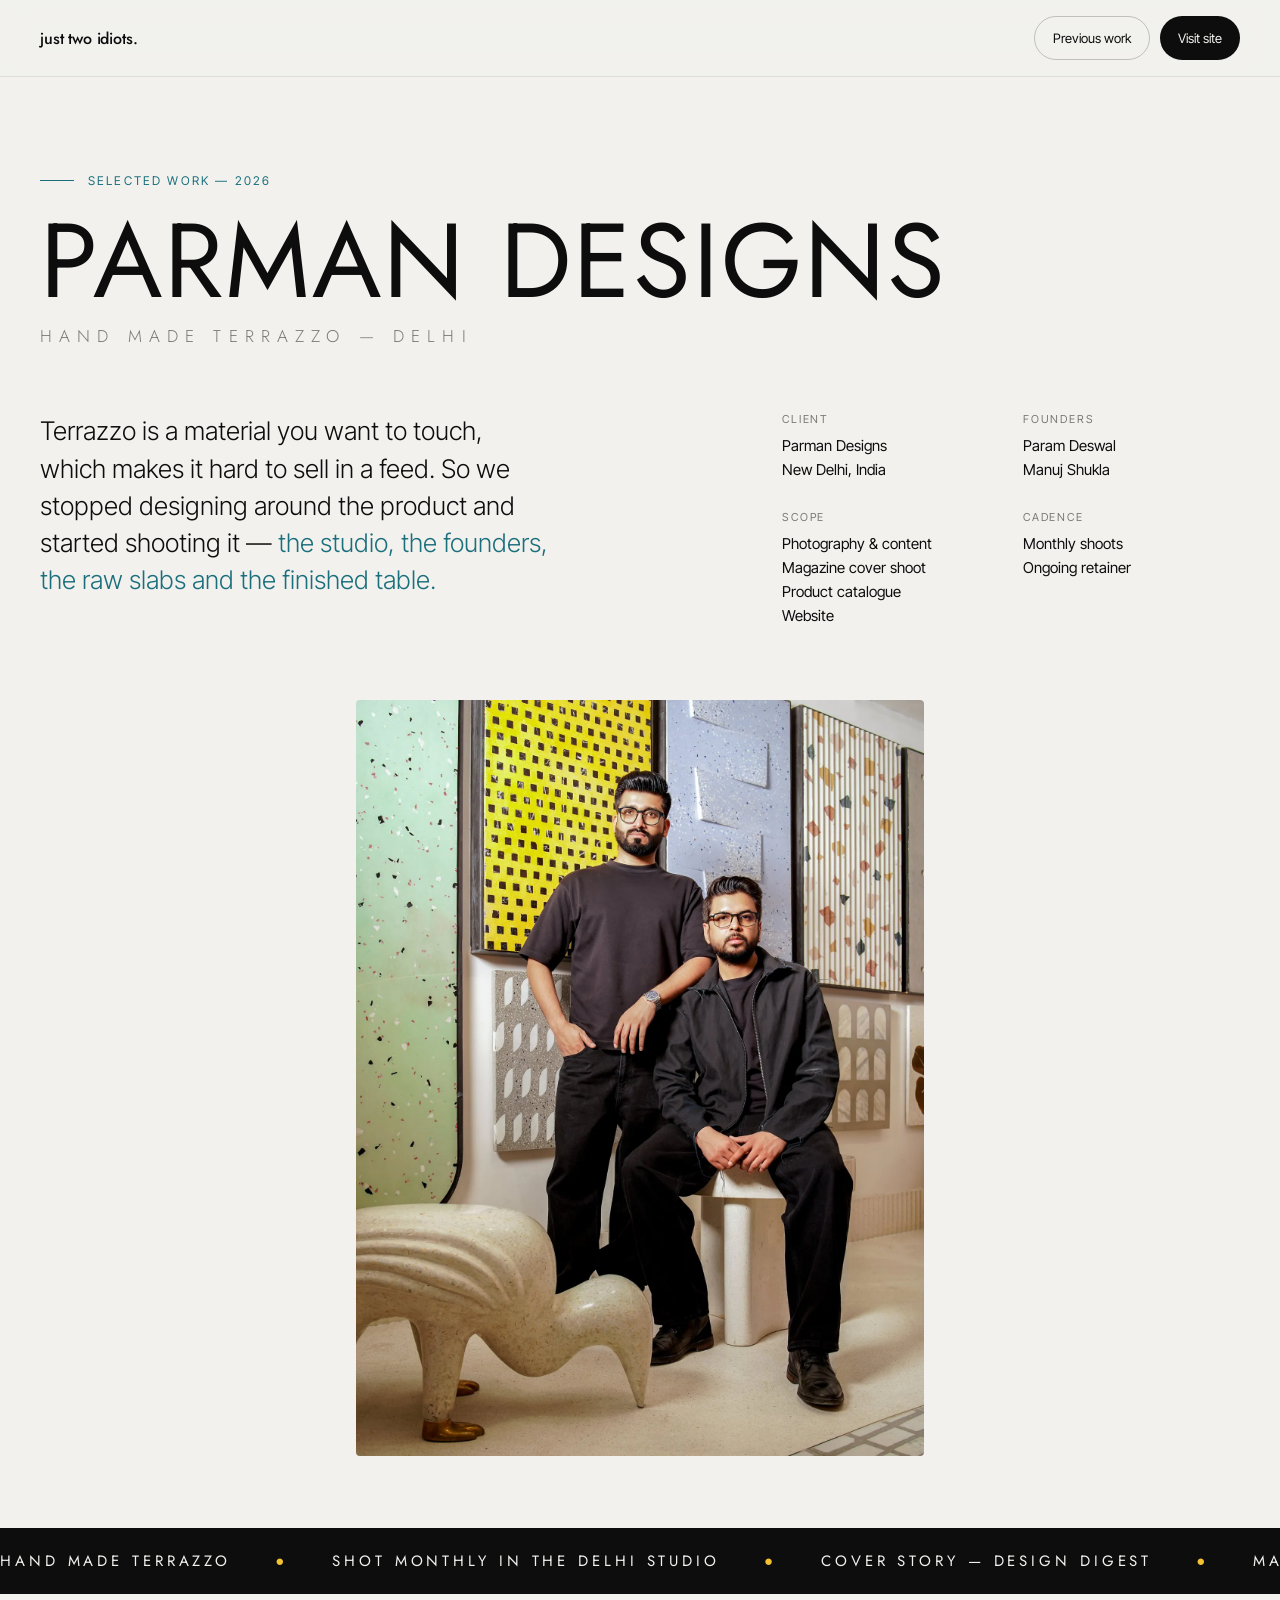
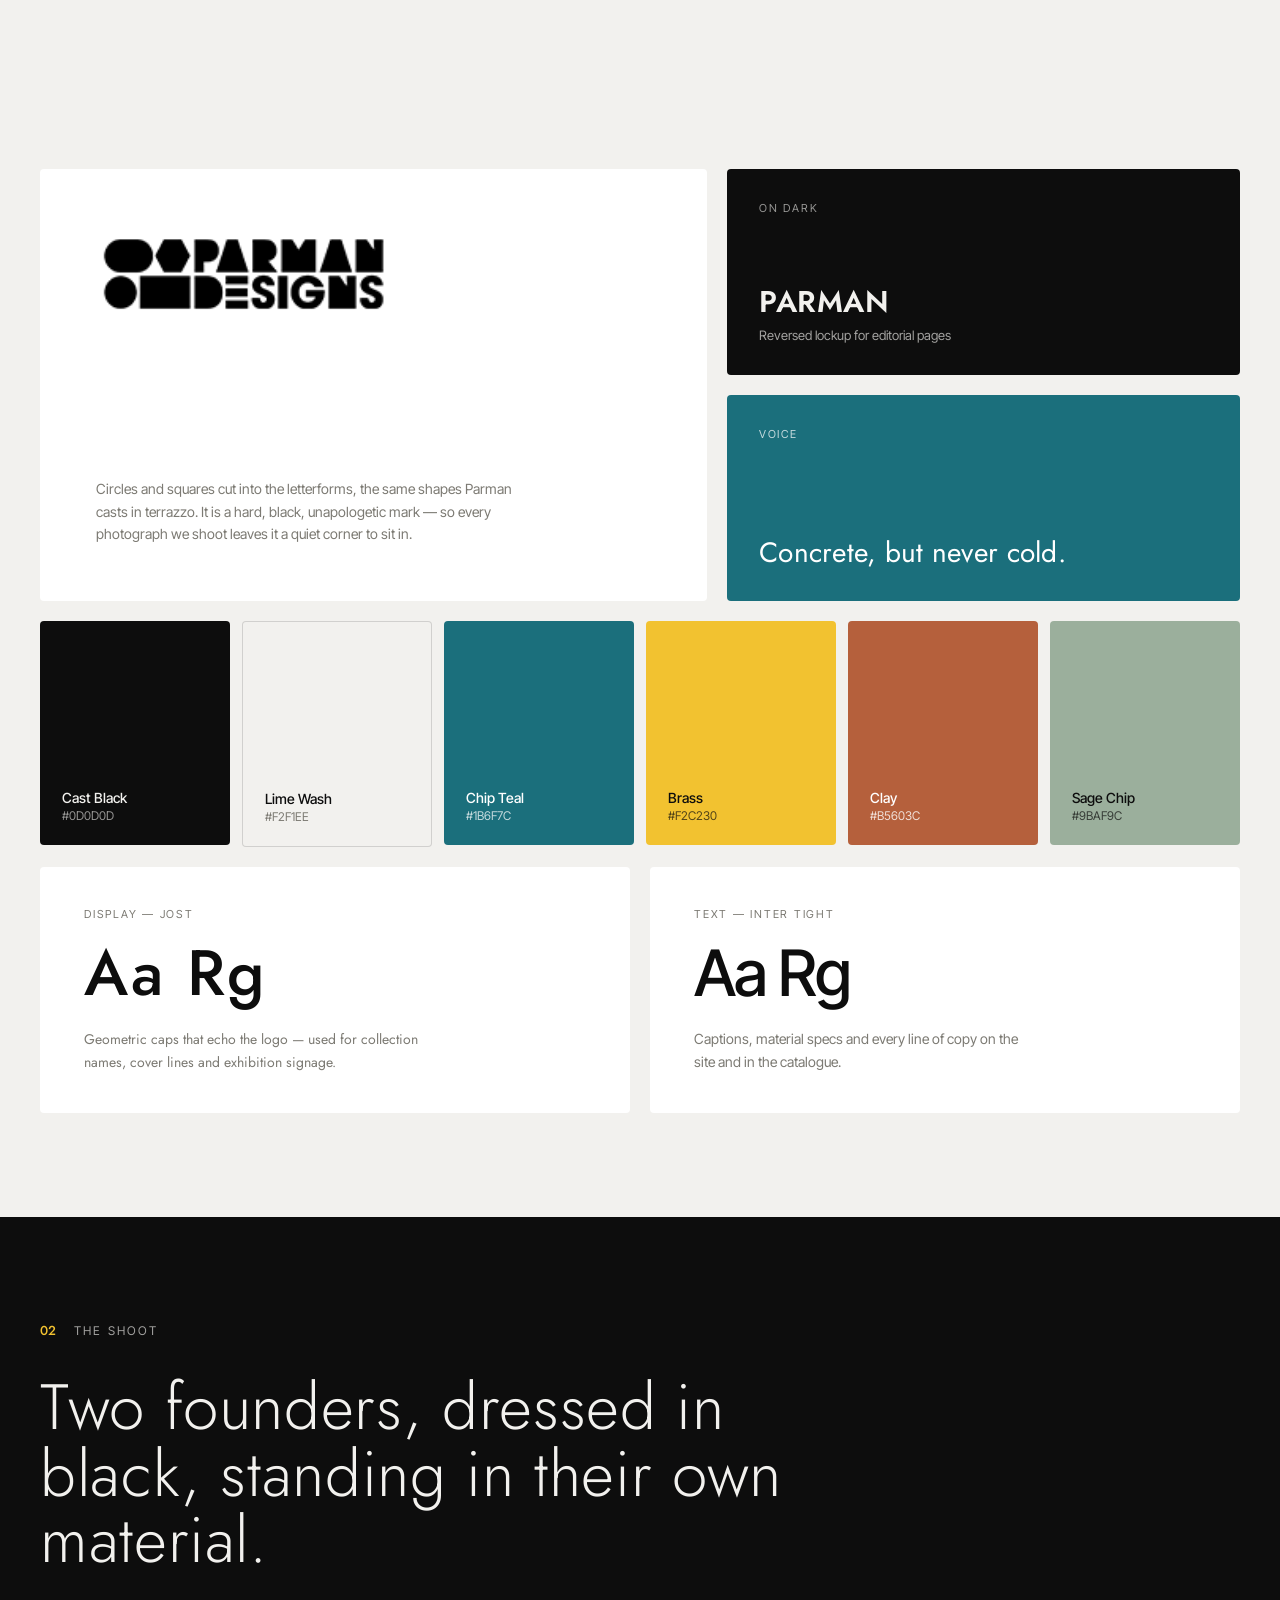
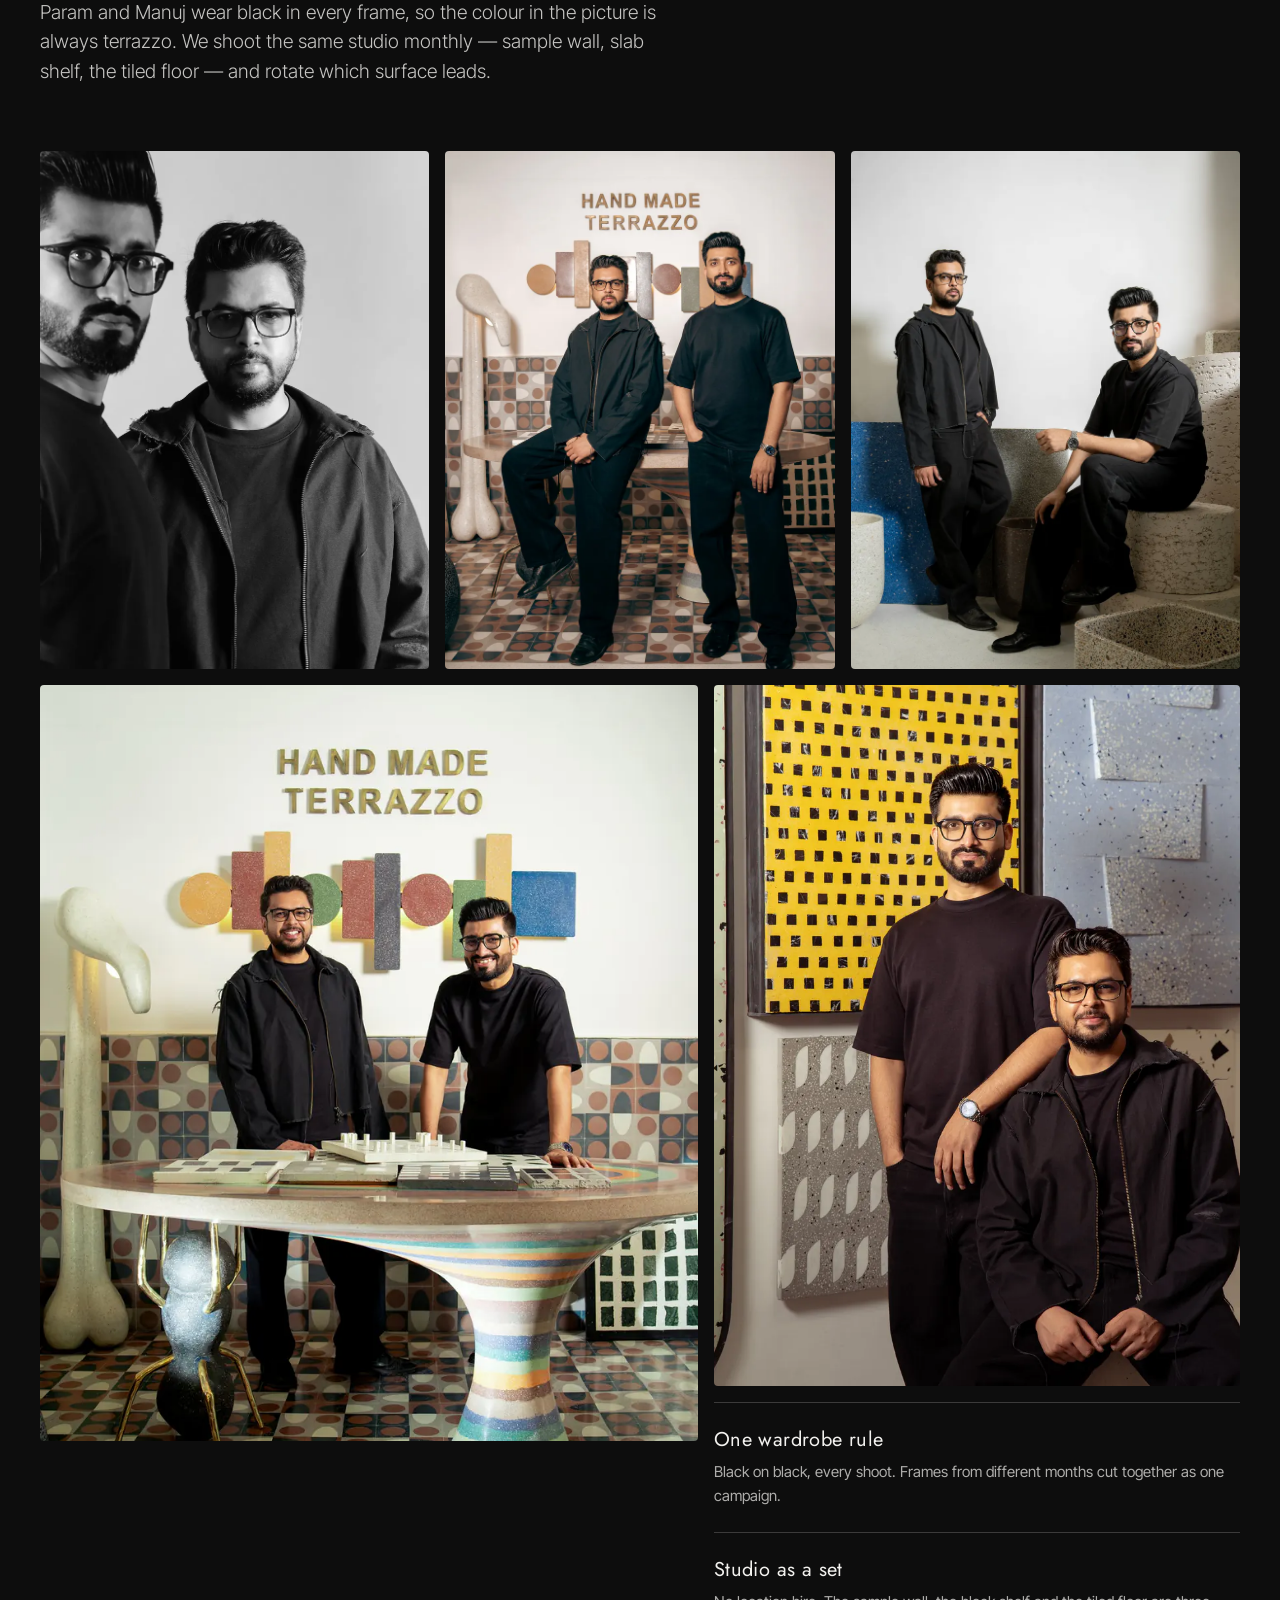
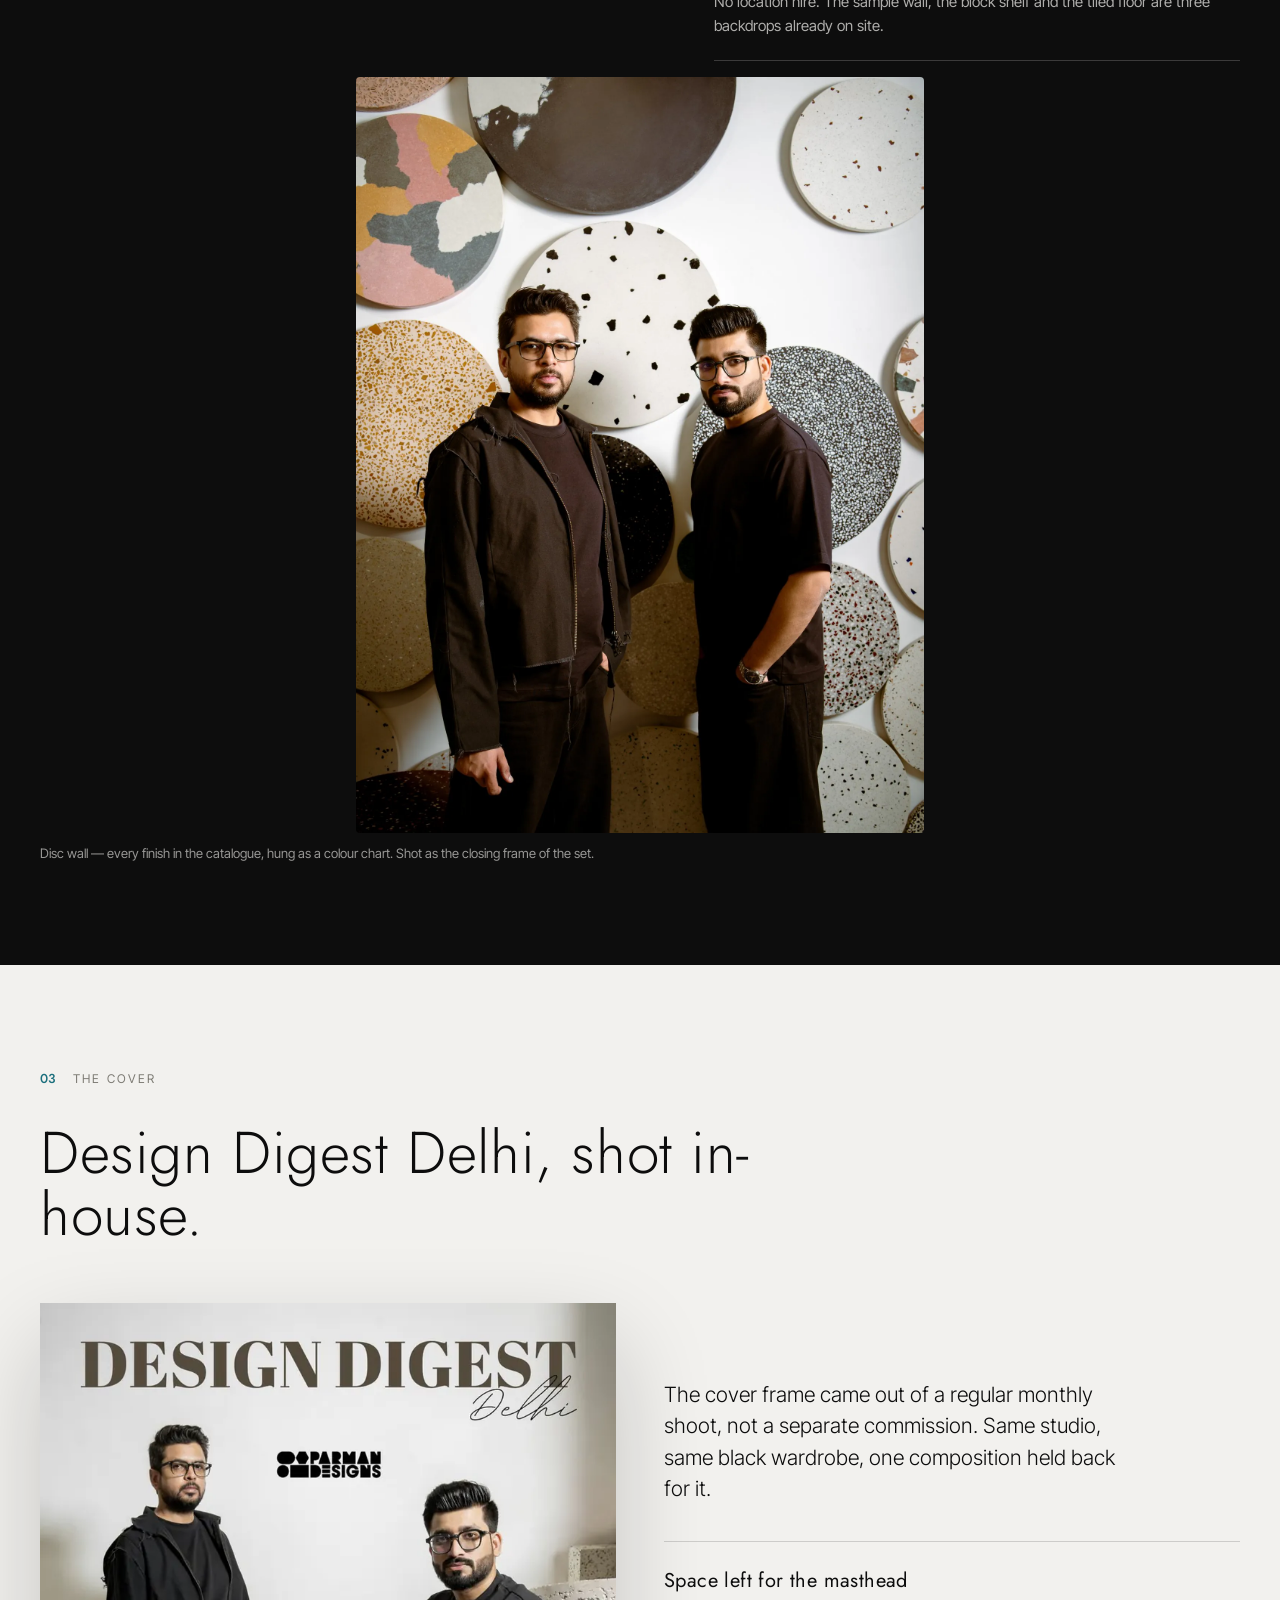
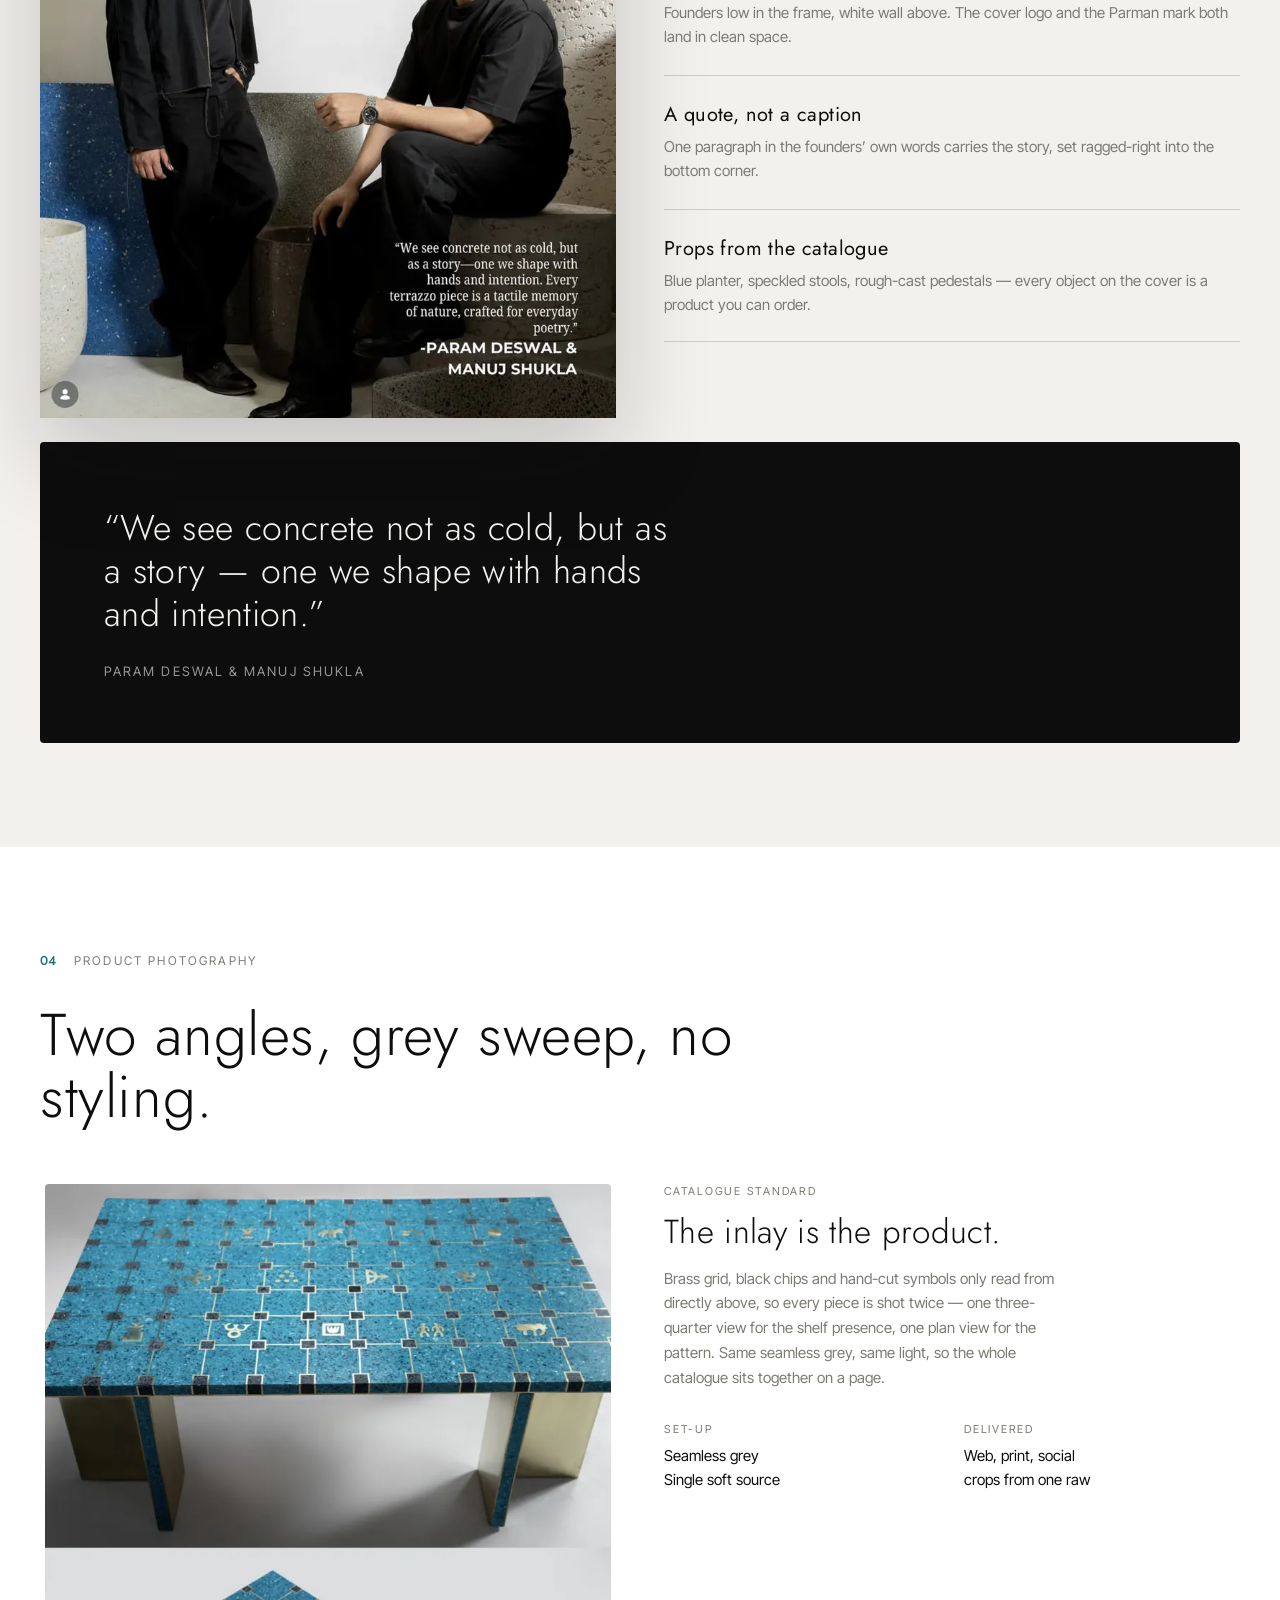
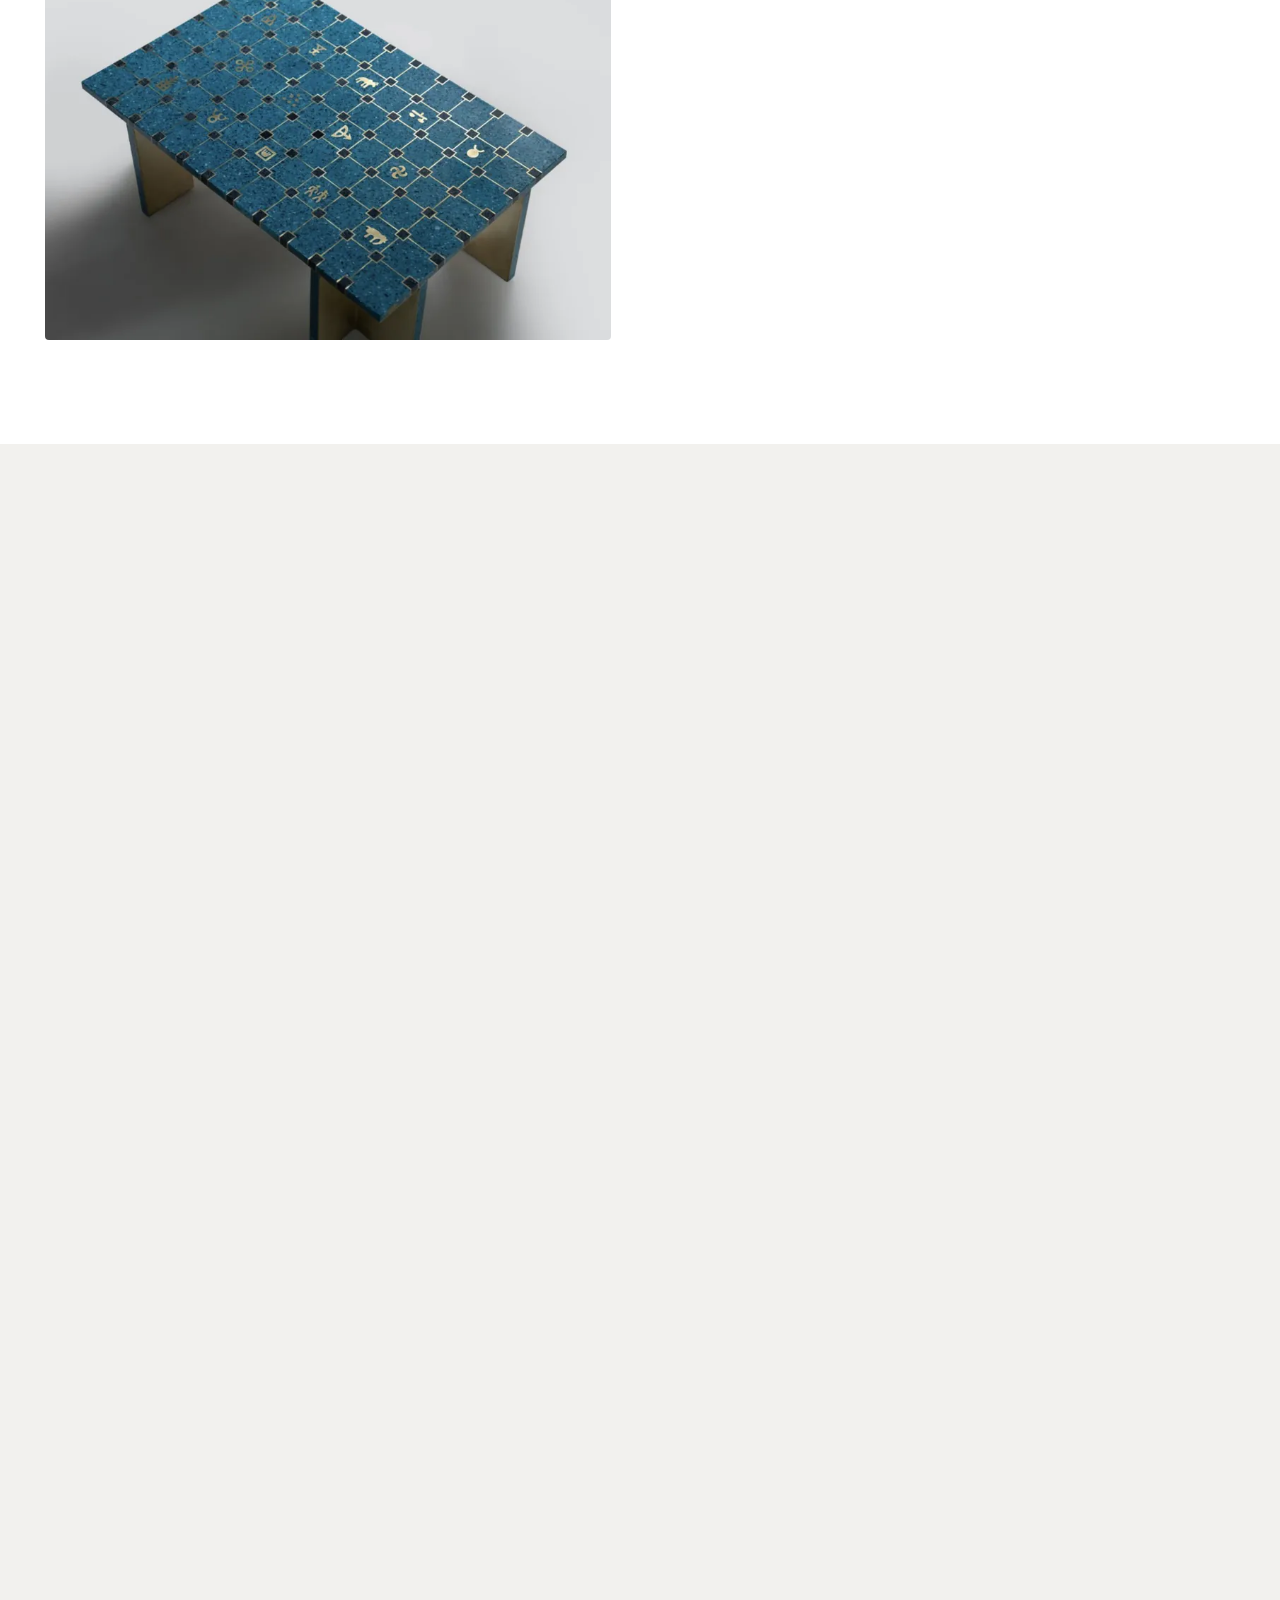
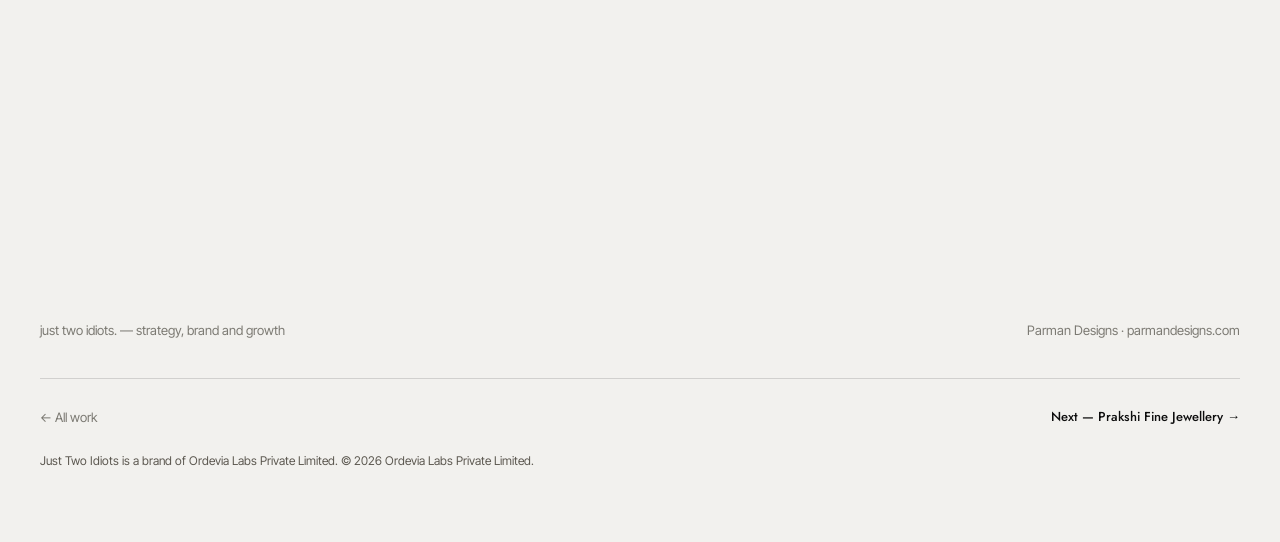
<file: work/parmandesigns.html>
<!DOCTYPE html>
<html lang="en">
<head>
<meta charset="utf-8">
<meta name="viewport" content="width=device-width, initial-scale=1">
<title>Parman Designs — Case study — Just Two Idiots</title>
<meta name="description" content="Photography and content for Parman Designs — terrazzo furniture shot in the studio, from the raw slabs to the finished table.">
<link rel="icon" href="../favicon.svg?v=1787814310" type="image/svg+xml">
<link rel="preconnect" href="https://fonts.googleapis.com">
<link rel="preconnect" href="https://fonts.gstatic.com" crossorigin>
<link href="https://fonts.googleapis.com/css2?family=Jost:wght@300;400;500;600&family=Inter+Tight:wght@300;400;500;600&display=swap" rel="stylesheet">
<style>
  body { margin:0; background:#F2F1EE; -webkit-font-smoothing:antialiased; }
  a { color:#1B6F7C; text-decoration:none; }
  a:hover { color:#0D0D0D; }
  @keyframes pd-marquee { from { transform:translateX(0); } to { transform:translateX(-50%); } }
  .pd-hov-dark:hover { background:#0D0D0D !important; color:#F2F1EE !important; }
  .pd-hov-warm:hover { background:#1B6F7C !important; color:#FFFFFF !important; }
</style>
<link rel="stylesheet" href="case-study.css?v=1787814310">
<link rel="canonical" href="https://justtwoidiots.com/work/parmandesigns">
<meta name="theme-color" content="#FAFAF8">
<meta property="og:type" content="article">
<meta property="og:site_name" content="Just Two Idiots">
<meta property="og:locale" content="en_IN">
<meta property="og:title" content="Parman Designs — Case study — Just Two Idiots">
<meta property="og:description" content="Photography and content for Parman Designs — terrazzo furniture shot in the studio, from the raw slabs to the finished table.">
<meta property="og:url" content="https://justtwoidiots.com/work/parmandesigns">
<meta property="og:image" content="https://justtwoidiots.com/assets/og/parmandesigns.jpg">
<meta property="og:image:width" content="1200">
<meta property="og:image:height" content="630">
<meta property="og:image:alt" content="Parman Designs website and terrazzo furniture">
<meta name="twitter:card" content="summary_large_image">
<meta name="twitter:title" content="Parman Designs — Case study — Just Two Idiots">
<meta name="twitter:description" content="Photography and content for Parman Designs — terrazzo furniture shot in the studio, from the raw slabs to the finished table.">
<meta name="twitter:image" content="https://justtwoidiots.com/assets/og/parmandesigns.jpg">
<script type="application/ld+json">{"@context":"https://schema.org","@graph":[{"@type":"CreativeWork","url":"https://justtwoidiots.com/work/parmandesigns","name":"Parman Designs","headline":"Parman Designs","description":"Photography and content for Parman Designs — terrazzo furniture shot in the studio, from the raw slabs to the finished table.","image":"https://justtwoidiots.com/assets/og/parmandesigns.jpg","about":"Terrazzo furniture","creator":{"@id":"https://justtwoidiots.com/#studio"},"isPartOf":{"@id":"https://justtwoidiots.com/#website"},"keywords":"Photography & content","availableLanguage":"en"},{"@type":"BreadcrumbList","itemListElement":[{"@type":"ListItem","position":1,"name":"Home","item":"https://justtwoidiots.com/"},{"@type":"ListItem","position":2,"name":"Work","item":"https://justtwoidiots.com/#work"},{"@type":"ListItem","position":3,"name":"Parman Designs"}]}]}</script>
</head>
<body>

<div style="background:#F2F1EE; color:#0D0D0D; font-family:'Inter Tight',system-ui,sans-serif;">

  <div style="position:sticky; top:0; z-index:50; backdrop-filter:blur(14px); background:rgba(242,241,238,0.86); border-bottom:1px solid rgba(13,13,13,0.09);">
    <div style="max-width:1280px; margin:0 auto; padding:16px 40px; display:flex; align-items:center; justify-content:space-between; gap:24px;">
      <a href="../" style="font-family:'Jost',sans-serif; font-weight:500; font-size:16px; letter-spacing:-0.01em; white-space:nowrap; color:#0D0D0D;">just two idiots.</a>
      <div style="display:flex; align-items:center; gap:10px;">
        <a href="./getmyrugs" class="pd-hov-dark" style="border:1px solid rgba(13,13,13,0.22); border-radius:999px; padding:9px 18px; font-size:13px; color:#0D0D0D; white-space:nowrap; transition:background 0.25s, color 0.25s;">Previous work</a>
        <a href="https://parmandesigns.com" class="pd-hov-warm" style="background:#0D0D0D; color:#F2F1EE; border-radius:999px; padding:10px 18px; font-size:13px; white-space:nowrap; transition:background 0.25s, color 0.25s;">Visit site</a>
      </div>
    </div>
  </div>

  <section style="max-width:1280px; margin:0 auto; padding:96px 40px 72px;">
    <div data-reveal style="opacity:0; transform:translateY(28px); transition:opacity 0.8s ease, transform 0.8s cubic-bezier(0.2,0.7,0.2,1);">
      <div style="display:flex; align-items:center; gap:14px; font-size:12px; letter-spacing:0.18em; text-transform:uppercase; color:#1B6F7C;">
        <span style="width:34px; height:1px; background:#1B6F7C; display:inline-block;"></span>
        <span>Selected work &mdash; 2026</span>
      </div>
      <h1 style="font-family:'Jost',sans-serif; font-weight:400; font-size:clamp(48px,8.2vw,132px); line-height:0.9; letter-spacing:0.02em; margin:26px 0 0;">PARMAN DESIGNS</h1>
      <div style="font-family:'Jost',sans-serif; font-weight:300; font-size:clamp(13px,1.4vw,17px); letter-spacing:0.42em; text-transform:uppercase; color:#7C7A73; margin-top:16px;">Hand made terrazzo &mdash; Delhi</div>
    </div>

    <div data-reveal style="opacity:0; transform:translateY(28px); transition:opacity 0.8s ease 0.12s, transform 0.8s cubic-bezier(0.2,0.7,0.2,1) 0.12s; display:grid; grid-template-columns:minmax(0,1.5fr) minmax(0,1fr); gap:56px; margin-top:64px; align-items:start;">
      <p style="font-size:clamp(19px,2vw,26px); line-height:1.45; margin:0; max-width:34ch; text-wrap:pretty; font-weight:300;">Terrazzo is a material you want to touch, which makes it hard to sell in a feed. So we stopped designing around the product and started shooting it &mdash; <em style="font-style:normal; color:#1B6F7C;">the studio, the founders, the raw slabs and the finished table.</em></p>
      <div style="display:grid; grid-template-columns:1fr 1fr; gap:28px 24px;">
        <div><div style="font-size:11px; letter-spacing:0.16em; text-transform:uppercase; color:#7C7A73; margin-bottom:8px;">Client</div><div style="font-size:15px; line-height:1.6;">Parman Designs<br />New Delhi, India</div></div>
        <div><div style="font-size:11px; letter-spacing:0.16em; text-transform:uppercase; color:#7C7A73; margin-bottom:8px;">Founders</div><div style="font-size:15px; line-height:1.6;">Param Deswal<br />Manuj Shukla</div></div>
        <div><div style="font-size:11px; letter-spacing:0.16em; text-transform:uppercase; color:#7C7A73; margin-bottom:8px;">Scope</div><div style="font-size:15px; line-height:1.6;">Photography &amp; content<br />Magazine cover shoot<br />Product catalogue<br />Website</div></div>
        <div><div style="font-size:11px; letter-spacing:0.16em; text-transform:uppercase; color:#7C7A73; margin-bottom:8px;">Cadence</div><div style="font-size:15px; line-height:1.6;">Monthly shoots<br />Ongoing retainer</div></div>
      </div>
    </div>
  </section>

  <div data-reveal style="opacity:0; transition:opacity 0.8s ease; max-width:1280px; margin:0 auto; padding:0 40px;">
    <img src="../assets/casestudy/parmandesigns/parman-artwall-wide.webp" alt="Param Deswal and Manuj Shukla in the Parman Designs sample wall" style="width:100%; display:block; border-radius:4px;" srcset="../assets/casestudy/parmandesigns/parman-artwall-wide-800.webp 800w, ../assets/casestudy/parmandesigns/parman-artwall-wide.webp 1502w" sizes="(max-width: 860px) 100vw, 1280px" width="1502" height="2000" fetchpriority="high" decoding="async">
  </div>

  <div style="background:#0D0D0D; color:#F2F1EE; overflow:hidden; padding:22px 0; margin-top:72px;">
    <div style="display:flex; width:max-content; animation:pd-marquee 42s linear infinite; font-family:'Jost',sans-serif; font-weight:400; font-size:15px; letter-spacing:0.26em; text-transform:uppercase; white-space:nowrap;">
      <span style="padding-right:44px;">Hand made terrazzo</span><span style="padding-right:44px; color:#F2C230;">&#9679;</span>
      <span style="padding-right:44px;">Shot monthly in the Delhi studio</span><span style="padding-right:44px; color:#F2C230;">&#9679;</span>
      <span style="padding-right:44px;">Cover story &mdash; Design Digest</span><span style="padding-right:44px; color:#F2C230;">&#9679;</span>
      <span style="padding-right:44px;">Material first, always</span><span style="padding-right:44px; color:#F2C230;">&#9679;</span>
      <span style="padding-right:44px;">Hand made terrazzo</span><span style="padding-right:44px; color:#F2C230;">&#9679;</span>
      <span style="padding-right:44px;">Shot monthly in the Delhi studio</span><span style="padding-right:44px; color:#F2C230;">&#9679;</span>
      <span style="padding-right:44px;">Cover story &mdash; Design Digest</span><span style="padding-right:44px; color:#F2C230;">&#9679;</span>
      <span style="padding-right:44px;">Material first, always</span><span style="padding-right:44px; color:#F2C230;">&#9679;</span>
    </div>
  </div>

  <section style="max-width:1280px; margin:0 auto; padding:104px 40px;">
    <div data-reveal style="opacity:0; transform:translateY(28px); transition:opacity 0.8s ease, transform 0.8s cubic-bezier(0.2,0.7,0.2,1); display:flex; align-items:baseline; gap:18px; margin-bottom:52px;">
      <span style="font-family:'Jost',sans-serif; font-weight:500; font-size:13px; color:#1B6F7C;">01</span>
      <span style="font-size:12px; letter-spacing:0.18em; text-transform:uppercase; color:#7C7A73;">The mark we design around</span>
    </div>

    <div data-reveal style="opacity:0; transform:translateY(28px); transition:opacity 0.8s ease, transform 0.8s cubic-bezier(0.2,0.7,0.2,1); display:grid; grid-template-columns:minmax(0,1.3fr) minmax(0,1fr); gap:20px;">
      <div style="background:#FFFFFF; border-radius:4px; padding:56px; display:flex; flex-direction:column; justify-content:space-between; gap:48px; min-height:320px;">
        <img src="../assets/casestudy/parmandesigns/parman-logo.webp" alt="Parman Designs logo" style="width:300px; max-width:70%; display:block;" width="190" height="62" loading="lazy" decoding="async">
        <div style="font-size:14px; line-height:1.6; color:#7C7A73; max-width:52ch;">Circles and squares cut into the letterforms, the same shapes Parman casts in terrazzo. It is a hard, black, unapologetic mark &mdash; so every photograph we shoot leaves it a quiet corner to sit in.</div>
      </div>
      <div style="display:grid; grid-template-rows:1fr 1fr; gap:20px;">
        <div style="background:#0D0D0D; border-radius:4px; padding:32px; display:flex; flex-direction:column; justify-content:space-between; color:#F2F1EE;">
          <div style="font-size:11px; letter-spacing:0.16em; text-transform:uppercase; opacity:0.6;">On dark</div>
          <div><div style="font-family:'Jost',sans-serif; font-weight:600; font-size:30px; letter-spacing:0.02em;">PARMAN</div><div style="font-size:13px; opacity:0.65; margin-top:4px;">Reversed lockup for editorial pages</div></div>
        </div>
        <div style="background:#1B6F7C; border-radius:4px; padding:32px; display:flex; flex-direction:column; justify-content:space-between; color:#FFFFFF;">
          <div style="font-size:11px; letter-spacing:0.16em; text-transform:uppercase; opacity:0.75;">Voice</div>
          <div style="font-family:'Jost',sans-serif; font-weight:400; font-size:clamp(20px,2.2vw,28px); line-height:1.15; letter-spacing:0.01em;">Concrete, but never cold.</div>
        </div>
      </div>
    </div>

    <div data-reveal style="opacity:0; transform:translateY(28px); transition:opacity 0.8s ease, transform 0.8s cubic-bezier(0.2,0.7,0.2,1); margin-top:20px; display:grid; grid-template-columns:repeat(6,minmax(0,1fr)); gap:12px;">
      <div style="background:#0D0D0D; border-radius:4px; padding:22px; height:180px; display:flex; flex-direction:column; justify-content:flex-end; color:#F2F1EE;"><div style="font-size:14px; font-weight:500;">Cast Black</div><div style="font-size:12px; opacity:0.6; margin-top:2px;">#0D0D0D</div></div>
      <div style="background:#F2F1EE; border:1px solid rgba(13,13,13,0.14); border-radius:4px; padding:22px; height:180px; display:flex; flex-direction:column; justify-content:flex-end;"><div style="font-size:14px; font-weight:500;">Lime Wash</div><div style="font-size:12px; color:#7C7A73; margin-top:2px;">#F2F1EE</div></div>
      <div style="background:#1B6F7C; border-radius:4px; padding:22px; height:180px; display:flex; flex-direction:column; justify-content:flex-end; color:#FFFFFF;"><div style="font-size:14px; font-weight:500;">Chip Teal</div><div style="font-size:12px; opacity:0.75; margin-top:2px;">#1B6F7C</div></div>
      <div style="background:#F2C230; border-radius:4px; padding:22px; height:180px; display:flex; flex-direction:column; justify-content:flex-end;"><div style="font-size:14px; font-weight:500;">Brass</div><div style="font-size:12px; opacity:0.7; margin-top:2px;">#F2C230</div></div>
      <div style="background:#B5603C; border-radius:4px; padding:22px; height:180px; display:flex; flex-direction:column; justify-content:flex-end; color:#FFFFFF;"><div style="font-size:14px; font-weight:500;">Clay</div><div style="font-size:12px; opacity:0.8; margin-top:2px;">#B5603C</div></div>
      <div style="background:#9BAF9C; border-radius:4px; padding:22px; height:180px; display:flex; flex-direction:column; justify-content:flex-end;"><div style="font-size:14px; font-weight:500;">Sage Chip</div><div style="font-size:12px; opacity:0.7; margin-top:2px;">#9BAF9C</div></div>
    </div>

    <div data-reveal style="opacity:0; transform:translateY(28px); transition:opacity 0.8s ease, transform 0.8s cubic-bezier(0.2,0.7,0.2,1); margin-top:20px; display:grid; grid-template-columns:minmax(0,1fr) minmax(0,1fr); gap:20px;">
      <div style="background:#FFFFFF; border-radius:4px; padding:40px 44px;">
        <div style="font-size:11px; letter-spacing:0.16em; text-transform:uppercase; color:#7C7A73; margin-bottom:22px;">Display &mdash; Jost</div>
        <div style="font-family:'Jost',sans-serif; font-weight:500; font-size:clamp(38px,5vw,64px); line-height:0.95; letter-spacing:0.04em; white-space:nowrap;">Aa Rg</div>
        <div style="font-family:'Jost',sans-serif; font-size:14px; color:#7C7A73; margin-top:24px; max-width:42ch; line-height:1.6;">Geometric caps that echo the logo &mdash; used for collection names, cover lines and exhibition signage.</div>
      </div>
      <div style="background:#FFFFFF; border-radius:4px; padding:40px 44px;">
        <div style="font-size:11px; letter-spacing:0.16em; text-transform:uppercase; color:#7C7A73; margin-bottom:22px;">Text &mdash; Inter Tight</div>
        <div style="font-weight:500; font-size:clamp(38px,5vw,64px); line-height:0.95; letter-spacing:-0.03em; white-space:nowrap;">Aa Rg</div>
        <div style="font-size:14px; line-height:1.6; color:#7C7A73; margin-top:24px; max-width:42ch;">Captions, material specs and every line of copy on the site and in the catalogue.</div>
      </div>
    </div>
  </section>

  <section style="background:#0D0D0D; color:#F2F1EE; padding:104px 0;">
    <div style="max-width:1280px; margin:0 auto; padding:0 40px;">
      <div data-reveal style="opacity:0; transform:translateY(28px); transition:opacity 0.8s ease, transform 0.8s cubic-bezier(0.2,0.7,0.2,1);">
        <div style="display:flex; align-items:baseline; gap:18px; margin-bottom:34px;">
          <span style="font-family:'Jost',sans-serif; font-weight:500; font-size:13px; color:#F2C230;">02</span>
          <span style="font-size:12px; letter-spacing:0.18em; text-transform:uppercase; opacity:0.65;">The shoot</span>
        </div>
        <h2 style="font-family:'Jost',sans-serif; font-weight:300; font-size:clamp(34px,5vw,66px); line-height:1.04; letter-spacing:0.01em; margin:0; max-width:22ch;">Two founders, dressed in black, standing in their own material.</h2>
        <p style="font-size:clamp(16px,1.5vw,20px); line-height:1.55; font-weight:300; margin:24px 0 0; max-width:58ch; opacity:0.8;">Param and Manuj wear black in every frame, so the colour in the picture is always terrazzo. We shoot the same studio monthly &mdash; sample wall, slab shelf, the tiled floor &mdash; and rotate which surface leads.</p>
      </div>

      <div data-reveal style="opacity:0; transform:translateY(28px); transition:opacity 0.8s ease, transform 0.8s cubic-bezier(0.2,0.7,0.2,1); display:grid; grid-template-columns:minmax(0,1fr) minmax(0,1fr) minmax(0,1fr); gap:16px; margin-top:64px;">
        <img src="../assets/casestudy/parmandesigns/parman-portrait-bw.webp" alt="Black and white portrait of the founders" style="width:100%; height:100%; object-fit:cover; display:block; border-radius:4px;" srcset="../assets/casestudy/parmandesigns/parman-portrait-bw-800.webp 800w, ../assets/casestudy/parmandesigns/parman-portrait-bw.webp 1448w" sizes="(max-width: 860px) 100vw, 724px" width="1448" height="1928" loading="lazy" decoding="async">
        <img src="../assets/casestudy/parmandesigns/parman-showroom.webp" alt="Founders at the terrazzo sample table" style="width:100%; height:100%; object-fit:cover; display:block; border-radius:4px;" srcset="../assets/casestudy/parmandesigns/parman-showroom-800.webp 800w, ../assets/casestudy/parmandesigns/parman-showroom.webp 1448w" sizes="(max-width: 860px) 100vw, 724px" width="1448" height="1928" loading="lazy" decoding="async">
        <img src="../assets/casestudy/parmandesigns/parman-blocks.webp" alt="Founders seated on cast terrazzo blocks" style="width:100%; height:100%; object-fit:cover; display:block; border-radius:4px;" srcset="../assets/casestudy/parmandesigns/parman-blocks-800.webp 800w, ../assets/casestudy/parmandesigns/parman-blocks.webp 1448w" sizes="(max-width: 860px) 100vw, 724px" width="1448" height="1928" loading="lazy" decoding="async">
      </div>

      <div data-reveal style="opacity:0; transform:translateY(28px); transition:opacity 0.8s ease, transform 0.8s cubic-bezier(0.2,0.7,0.2,1); display:grid; grid-template-columns:minmax(0,1.25fr) minmax(0,1fr); gap:16px; margin-top:16px;">
        <img src="../assets/casestudy/parmandesigns/parman-table-samples.webp" alt="Founders with terrazzo sample tiles on the striped table" style="width:100%; height:100%; object-fit:cover; display:block; border-radius:4px;" srcset="../assets/casestudy/parmandesigns/parman-table-samples-800.webp 800w, ../assets/casestudy/parmandesigns/parman-table-samples.webp 1448w" sizes="(max-width: 860px) 100vw, 724px" width="1448" height="2046" loading="lazy" decoding="async">
        <div style="display:grid; grid-template-rows:auto auto; gap:16px; align-content:start;">
          <img src="../assets/casestudy/parmandesigns/parman-artwall.webp" alt="Founders in front of framed terrazzo panels" style="width:100%; display:block; border-radius:4px;" srcset="../assets/casestudy/parmandesigns/parman-artwall-800.webp 800w, ../assets/casestudy/parmandesigns/parman-artwall.webp 1448w" sizes="(max-width: 860px) 100vw, 724px" width="1448" height="1928" loading="lazy" decoding="async">
          <div style="display:flex; flex-direction:column; gap:2px;">
            <div style="padding:22px 0; border-top:1px solid rgba(242,241,238,0.2);">
              <div style="font-family:'Jost',sans-serif; font-weight:400; font-size:20px; letter-spacing:0.02em;">One wardrobe rule</div>
              <div style="font-size:15px; line-height:1.6; opacity:0.7; margin-top:6px;">Black on black, every shoot. Frames from different months cut together as one campaign.</div>
            </div>
            <div style="padding:22px 0; border-top:1px solid rgba(242,241,238,0.2); border-bottom:1px solid rgba(242,241,238,0.2);">
              <div style="font-family:'Jost',sans-serif; font-weight:400; font-size:20px; letter-spacing:0.02em;">Studio as a set</div>
              <div style="font-size:15px; line-height:1.6; opacity:0.7; margin-top:6px;">No location hire. The sample wall, the block shelf and the tiled floor are three backdrops already on site.</div>
            </div>
          </div>
        </div>
      </div>

      <div data-reveal style="opacity:0; transform:translateY(28px); transition:opacity 0.8s ease, transform 0.8s cubic-bezier(0.2,0.7,0.2,1); margin-top:16px;">
        <img src="../assets/casestudy/parmandesigns/parman-circles.webp" alt="Founders in front of a wall of circular terrazzo discs" style="width:100%; display:block; border-radius:4px;" srcset="../assets/casestudy/parmandesigns/parman-circles-800.webp 800w, ../assets/casestudy/parmandesigns/parman-circles.webp 1502w" sizes="(max-width: 860px) 100vw, 1280px" width="1502" height="2000" loading="lazy" decoding="async">
        <div style="font-size:13px; opacity:0.6; margin-top:12px;">Disc wall &mdash; every finish in the catalogue, hung as a colour chart. Shot as the closing frame of the set.</div>
      </div>
    </div>
  </section>

  <section style="max-width:1280px; margin:0 auto; padding:104px 40px;">
    <div data-reveal style="opacity:0; transform:translateY(28px); transition:opacity 0.8s ease, transform 0.8s cubic-bezier(0.2,0.7,0.2,1);">
      <div style="display:flex; align-items:baseline; gap:18px; margin-bottom:34px;">
        <span style="font-family:'Jost',sans-serif; font-weight:500; font-size:13px; color:#1B6F7C;">03</span>
        <span style="font-size:12px; letter-spacing:0.18em; text-transform:uppercase; color:#7C7A73;">The cover</span>
      </div>
      <h2 style="font-family:'Jost',sans-serif; font-weight:300; font-size:clamp(32px,4.6vw,60px); line-height:1.06; letter-spacing:0.01em; margin:0; max-width:22ch;">Design Digest Delhi, shot in-house.</h2>
    </div>

    <div data-reveal style="opacity:0; transform:translateY(28px); transition:opacity 0.8s ease, transform 0.8s cubic-bezier(0.2,0.7,0.2,1); display:grid; grid-template-columns:minmax(0,1fr) minmax(0,1fr); gap:48px; margin-top:56px; align-items:center;">
      <div style="box-shadow:0 40px 90px rgba(13,13,13,0.2);">
        <img src="../assets/casestudy/parmandesigns/parman-magazine-cover.webp" alt="Design Digest Delhi cover featuring Parman Designs" style="width:100%; display:block;" srcset="../assets/casestudy/parmandesigns/parman-magazine-cover-800.webp 800w, ../assets/casestudy/parmandesigns/parman-magazine-cover.webp 1448w" sizes="(max-width: 860px) 100vw, 724px" width="1448" height="1796" loading="lazy" decoding="async">
      </div>
      <div>
        <p style="font-size:clamp(17px,1.7vw,21px); line-height:1.5; font-weight:300; margin:0; max-width:40ch;">The cover frame came out of a regular monthly shoot, not a separate commission. Same studio, same black wardrobe, one composition held back for it.</p>
        <div style="display:flex; flex-direction:column; gap:2px; margin-top:36px;">
          <div style="padding:24px 0; border-top:1px solid rgba(13,13,13,0.16);">
            <div style="font-family:'Jost',sans-serif; font-weight:400; font-size:20px; letter-spacing:0.02em;">Space left for the masthead</div>
            <div style="font-size:15px; line-height:1.6; color:#7C7A73; margin-top:6px;">Founders low in the frame, white wall above. The cover logo and the Parman mark both land in clean space.</div>
          </div>
          <div style="padding:24px 0; border-top:1px solid rgba(13,13,13,0.16);">
            <div style="font-family:'Jost',sans-serif; font-weight:400; font-size:20px; letter-spacing:0.02em;">A quote, not a caption</div>
            <div style="font-size:15px; line-height:1.6; color:#7C7A73; margin-top:6px;">One paragraph in the founders&rsquo; own words carries the story, set ragged-right into the bottom corner.</div>
          </div>
          <div style="padding:24px 0; border-top:1px solid rgba(13,13,13,0.16); border-bottom:1px solid rgba(13,13,13,0.16);">
            <div style="font-family:'Jost',sans-serif; font-weight:400; font-size:20px; letter-spacing:0.02em;">Props from the catalogue</div>
            <div style="font-size:15px; line-height:1.6; color:#7C7A73; margin-top:6px;">Blue planter, speckled stools, rough-cast pedestals &mdash; every object on the cover is a product you can order.</div>
          </div>
        </div>
      </div>
    </div>

    <div data-reveal style="opacity:0; transform:translateY(28px); transition:opacity 0.8s ease, transform 0.8s cubic-bezier(0.2,0.7,0.2,1); background:#0D0D0D; color:#F2F1EE; border-radius:4px; padding:clamp(40px,5vw,72px); margin-top:24px;">
      <div style="font-family:'Jost',sans-serif; font-weight:300; font-size:clamp(22px,2.8vw,40px); line-height:1.2; letter-spacing:0.01em; max-width:30ch; text-wrap:pretty;">&ldquo;We see concrete not as cold, but as a story &mdash; one we shape with hands and intention.&rdquo;</div>
      <div style="font-size:13px; letter-spacing:0.16em; text-transform:uppercase; opacity:0.6; margin-top:28px;">Param Deswal &amp; Manuj Shukla</div>
    </div>
  </section>

  <section style="background:#FFFFFF; padding:104px 0;">
    <div style="max-width:1280px; margin:0 auto; padding:0 40px;">
      <div data-reveal style="opacity:0; transform:translateY(28px); transition:opacity 0.8s ease, transform 0.8s cubic-bezier(0.2,0.7,0.2,1);">
        <div style="display:flex; align-items:baseline; gap:18px; margin-bottom:34px;">
          <span style="font-family:'Jost',sans-serif; font-weight:500; font-size:13px; color:#1B6F7C;">04</span>
          <span style="font-size:12px; letter-spacing:0.18em; text-transform:uppercase; color:#7C7A73;">Product photography</span>
        </div>
        <h2 style="font-family:'Jost',sans-serif; font-weight:300; font-size:clamp(32px,4.6vw,60px); line-height:1.06; letter-spacing:0.01em; margin:0; max-width:24ch;">Two angles, grey sweep, no styling.</h2>
      </div>

      <div data-reveal style="opacity:0; transform:translateY(28px); transition:opacity 0.8s ease, transform 0.8s cubic-bezier(0.2,0.7,0.2,1); display:grid; grid-template-columns:minmax(0,1fr) minmax(0,1fr); gap:48px; margin-top:56px; align-items:start;">
        <img src="../assets/casestudy/parmandesigns/parman-teal-table.webp" alt="Teal terrazzo table with brass inlay, two angles" style="width:100%; display:block; border-radius:4px;" srcset="../assets/casestudy/parmandesigns/parman-teal-table-800.webp 800w, ../assets/casestudy/parmandesigns/parman-teal-table.webp 1296w" sizes="(max-width: 860px) 100vw, 724px" width="1296" height="1735" loading="lazy" decoding="async">
        <div>
          <div style="font-size:11px; letter-spacing:0.16em; text-transform:uppercase; color:#7C7A73;">Catalogue standard</div>
          <div style="font-family:'Jost',sans-serif; font-weight:300; font-size:clamp(24px,2.6vw,36px); line-height:1.15; letter-spacing:0.01em; margin-top:14px;">The inlay is the product.</div>
          <p style="font-size:15px; line-height:1.65; color:#7C7A73; margin-top:16px; max-width:44ch;">Brass grid, black chips and hand-cut symbols only read from directly above, so every piece is shot twice &mdash; one three-quarter view for the shelf presence, one plan view for the pattern. Same seamless grey, same light, so the whole catalogue sits together on a page.</p>
          <div style="display:grid; grid-template-columns:1fr 1fr; gap:24px; margin-top:32px;">
            <div><div style="font-size:11px; letter-spacing:0.16em; text-transform:uppercase; color:#7C7A73; margin-bottom:8px;">Set-up</div><div style="font-size:15px; line-height:1.6;">Seamless grey<br />Single soft source</div></div>
            <div><div style="font-size:11px; letter-spacing:0.16em; text-transform:uppercase; color:#7C7A73; margin-bottom:8px;">Delivered</div><div style="font-size:15px; line-height:1.6;">Web, print, social<br />crops from one raw</div></div>
          </div>
        </div>
      </div>
    </div>
  </section>

  <section style="max-width:1280px; margin:0 auto; padding:104px 40px;">
    <div data-reveal style="opacity:0; transform:translateY(28px); transition:opacity 0.8s ease, transform 0.8s cubic-bezier(0.2,0.7,0.2,1);">
      <div style="display:flex; align-items:baseline; gap:18px; margin-bottom:34px;">
        <span style="font-family:'Jost',sans-serif; font-weight:500; font-size:13px; color:#1B6F7C;">05</span>
        <span style="font-size:12px; letter-spacing:0.18em; text-transform:uppercase; color:#7C7A73;">Where the pictures land</span>
      </div>
      <h2 style="font-family:'Jost',sans-serif; font-weight:300; font-size:clamp(32px,4.6vw,60px); line-height:1.06; letter-spacing:0.01em; margin:0; max-width:24ch;">One photograph per screen.</h2>
    </div>

    <div data-reveal style="opacity:0; transform:translateY(28px); transition:opacity 0.8s ease, transform 0.8s cubic-bezier(0.2,0.7,0.2,1); margin-top:56px;">
      <div style="border-radius:6px; overflow:hidden; border:1px solid rgba(13,13,13,0.1); box-shadow:0 30px 70px rgba(13,13,13,0.12);">
        <div style="display:flex; align-items:center; gap:8px; padding:13px 16px; background:#F2F1EE; border-bottom:1px solid rgba(13,13,13,0.08);">
          <div style="width:9px; height:9px; border-radius:50%; background:#B5603C;"></div>
          <div style="width:9px; height:9px; border-radius:50%; background:#F2C230;"></div>
          <div style="width:9px; height:9px; border-radius:50%; background:#9BAF9C;"></div>
          <div style="margin-left:12px; font-size:12px; color:#7C7A73;">parmandesigns.com</div>
        </div>
        <img src="../assets/casestudy/parmandesigns/parman-site-home.webp" alt="Parman Designs homepage" style="width:100%; display:block;" srcset="../assets/casestudy/parmandesigns/parman-site-home-800.webp 800w, ../assets/casestudy/parmandesigns/parman-site-home.webp 1600w" sizes="(max-width: 860px) 100vw, 1278px" width="1600" height="841" loading="lazy" decoding="async">
      </div>
      <div style="display:grid; grid-template-columns:repeat(3,minmax(0,1fr)); gap:20px; margin-top:24px;">
        <div><div style="font-family:'Jost',sans-serif; font-weight:400; font-size:17px; letter-spacing:0.02em;">Full-bleed frame, offset card</div><div style="font-size:14px; line-height:1.6; color:#7C7A73; margin-top:6px;">The image runs edge to edge and a translucent panel overlaps it. Nothing sits on top of the object itself.</div></div>
        <div><div style="font-family:'Jost',sans-serif; font-weight:400; font-size:17px; letter-spacing:0.02em;">Grey bar, black mark</div><div style="font-size:14px; line-height:1.6; color:#7C7A73; margin-top:6px;">Warm photography needs a neutral frame, so the navigation is concrete grey and the logo stays pure black.</div></div>
        <div><div style="font-family:'Jost',sans-serif; font-weight:400; font-size:17px; letter-spacing:0.02em;">Credentials, not badges</div><div style="font-size:14px; line-height:1.6; color:#7C7A73; margin-top:6px;">The AD List partner seal sits in the corner of the photograph at the size of a coin.</div></div>
      </div>
    </div>

    <div data-reveal style="opacity:0; transform:translateY(28px); transition:opacity 0.8s ease, transform 0.8s cubic-bezier(0.2,0.7,0.2,1); display:grid; grid-template-columns:repeat(4,minmax(0,1fr)); gap:20px; margin-top:80px;">
      <div><div style="font-family:'Jost',sans-serif; font-weight:400; font-size:clamp(30px,3.4vw,46px); letter-spacing:0.01em;">12</div><div style="font-size:14px; color:#7C7A73; margin-top:4px;">shoots a year, one studio</div></div>
      <div><div style="font-family:'Jost',sans-serif; font-weight:400; font-size:clamp(30px,3.4vw,46px); letter-spacing:0.01em;">1</div><div style="font-size:14px; color:#7C7A73; margin-top:4px;">magazine cover, shot in-house</div></div>
      <div><div style="font-family:'Jost',sans-serif; font-weight:400; font-size:clamp(30px,3.4vw,46px); letter-spacing:0.01em;">2</div><div style="font-size:14px; color:#7C7A73; margin-top:4px;">angles per catalogue piece</div></div>
      <div><div style="font-family:'Jost',sans-serif; font-weight:400; font-size:clamp(30px,3.4vw,46px); letter-spacing:0.01em;">0</div><div style="font-size:14px; color:#7C7A73; margin-top:4px;">location hires, ever</div></div>
    </div>
  </section>

  <footer style="max-width:1280px; margin:0 auto; padding:32px 40px 72px;">
    <div data-reveal style="opacity:0; transform:translateY(28px); transition:opacity 0.8s ease, transform 0.8s cubic-bezier(0.2,0.7,0.2,1); display:flex; justify-content:space-between; align-items:flex-end; gap:40px; flex-wrap:wrap; padding-bottom:44px; border-bottom:1px solid rgba(13,13,13,0.14);">
      <div style="font-family:'Jost',sans-serif; font-weight:300; font-size:clamp(30px,4.4vw,58px); line-height:1.04; letter-spacing:0.01em; max-width:20ch;">Want this for your brand?</div>
      <div style="display:flex; gap:12px; flex-wrap:wrap;">
        <a href="https://parmandesigns.com" class="pd-hov-dark" style="border:1px solid rgba(13,13,13,0.28); border-radius:999px; padding:15px 26px; font-size:14px; color:#0D0D0D; transition:background 0.25s, color 0.25s;">See it live</a>
        <a href="tel:+917788990166" class="pd-hov-dark" style="background:#1B6F7C; color:#FFFFFF; border-radius:999px; padding:16px 28px; font-size:14px; transition:background 0.25s, color 0.25s;">Start a project</a>
      </div>
    </div>
    <div style="display:flex; justify-content:space-between; gap:24px; flex-wrap:wrap; padding-top:26px; font-size:13px; color:#7C7A73;">
      <div>just two idiots. &mdash; strategy, brand and growth</div>
      <div>Parman Designs &middot; parmandesigns.com</div>
    </div>
    <div style="display:flex; align-items:center; justify-content:space-between; margin-top:40px; padding-top:26px; border-top:1px solid rgba(13,13,13,0.14); font-size:13px;">
      <a href="../#work" style="color:#7C7A73;">&larr; All work</a>
      <a href="./prakshi" style="display:flex; align-items:center; gap:8px; font-family:'Jost',sans-serif; font-weight:500; color:#0D0D0D;">Next &mdash; Prakshi Fine Jewellery &rarr;</a>
    </div>
    <div style="margin-top:22px; font-size:12px; line-height:1.6; color:#5C5850;">Just Two Idiots is a brand of Ordevia Labs Private Limited. &copy; 2026 Ordevia Labs Private Limited.</div>
  </footer>

</div>

<script>
(function(){
  var nodes = Array.prototype.slice.call(document.querySelectorAll('[data-reveal]'));
  var show = function(el){ el.style.opacity = '1'; el.style.transform = 'none'; };
  if (!('IntersectionObserver' in window)) { nodes.forEach(show); return; }
  var io = new IntersectionObserver(function(entries){
    entries.forEach(function(e){ if (e.isIntersecting) { show(e.target); io.unobserve(e.target); } });
  }, { rootMargin: '0px 0px -10% 0px', threshold: 0.08 });
  nodes.forEach(function(n){
    var r = n.getBoundingClientRect();
    if (r.top < window.innerHeight) show(n); else io.observe(n);
  });
  setTimeout(function(){ document.querySelectorAll('[data-reveal]').forEach(show); }, 4000);
})();
</script>
</body>
</html>
</file>
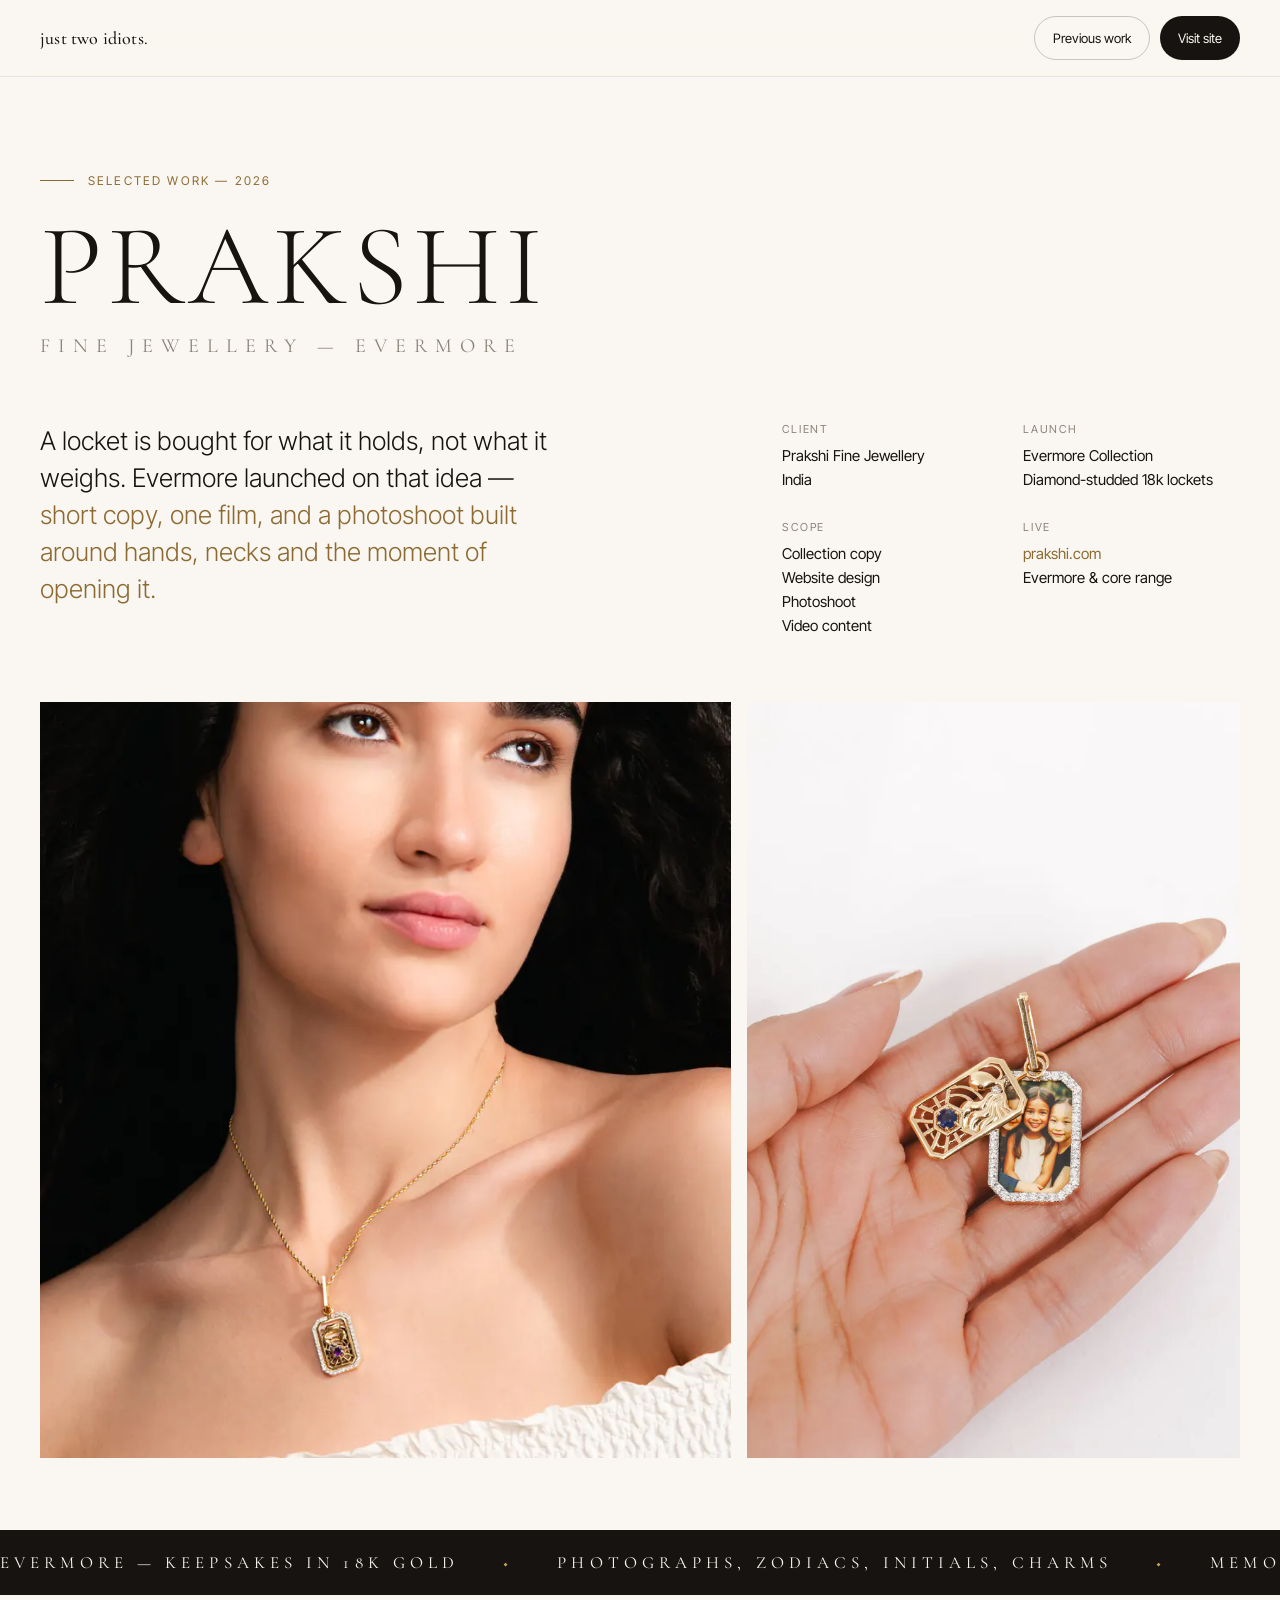
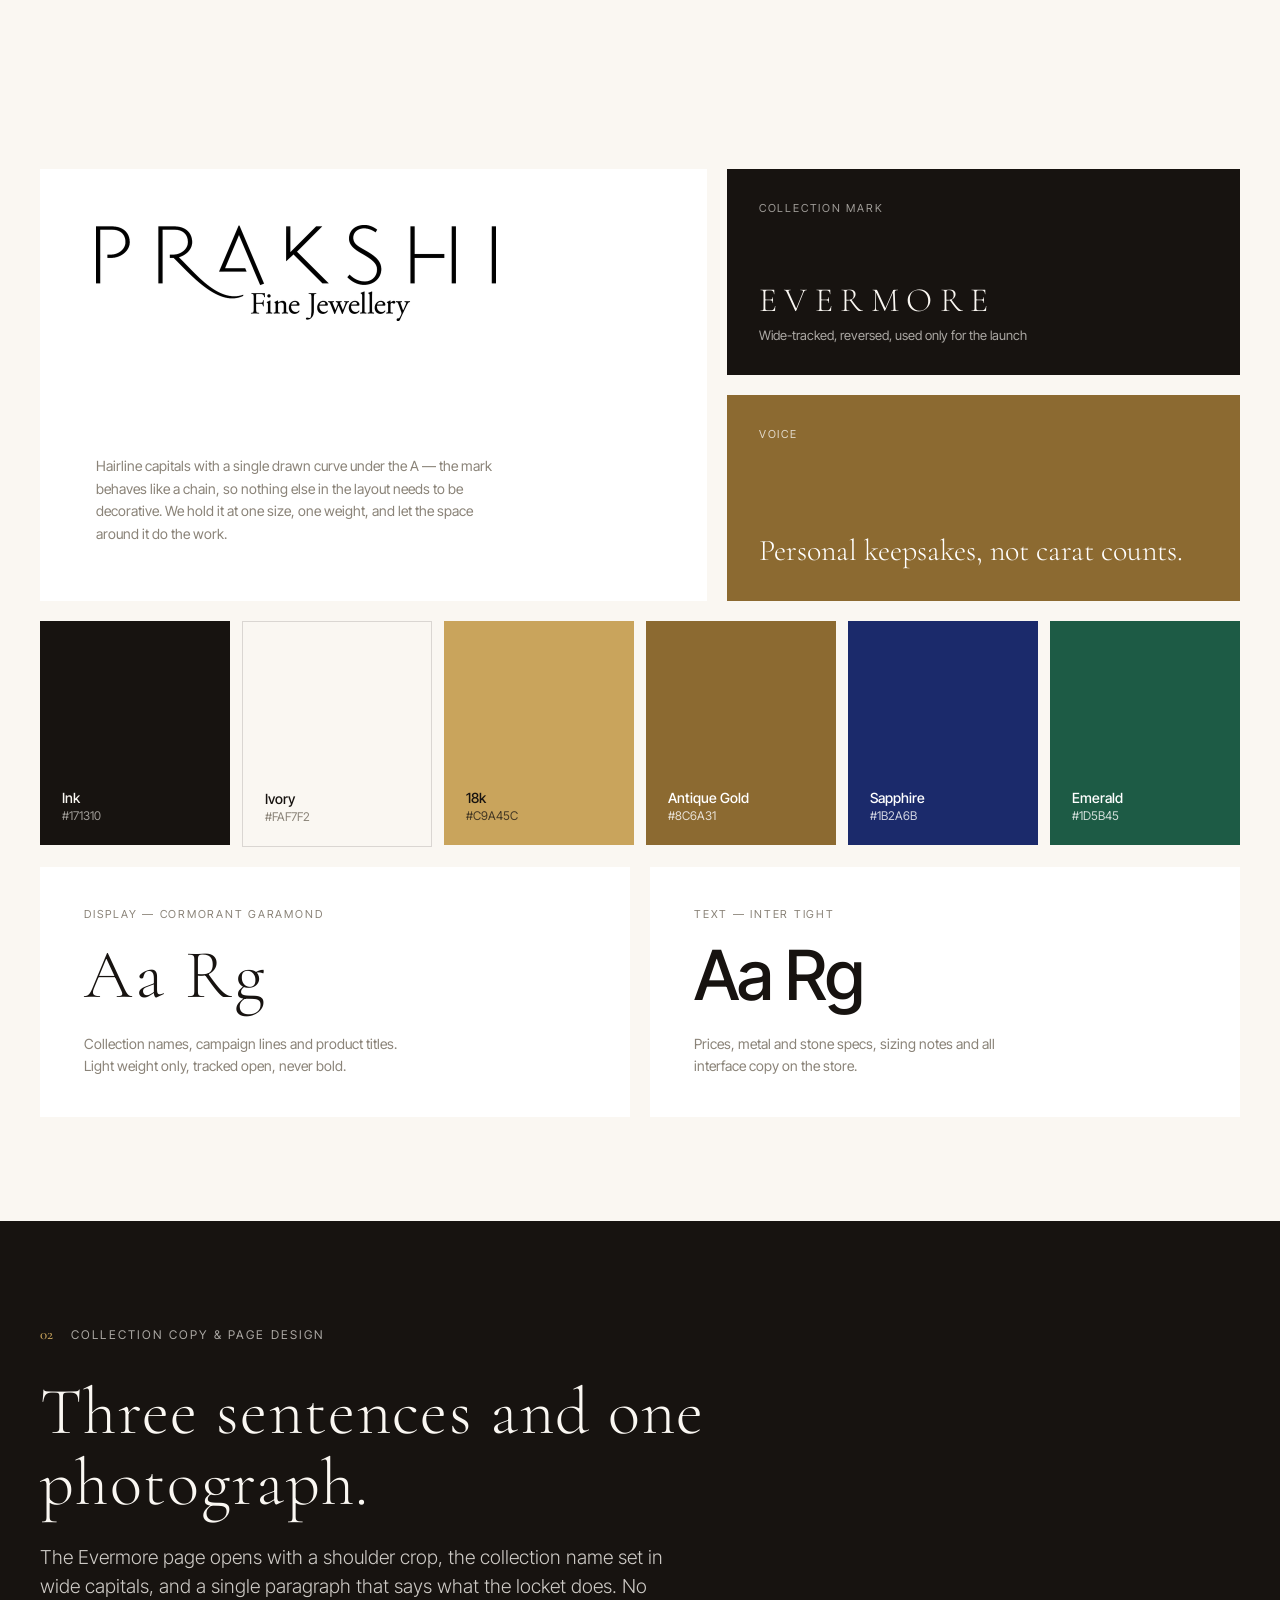
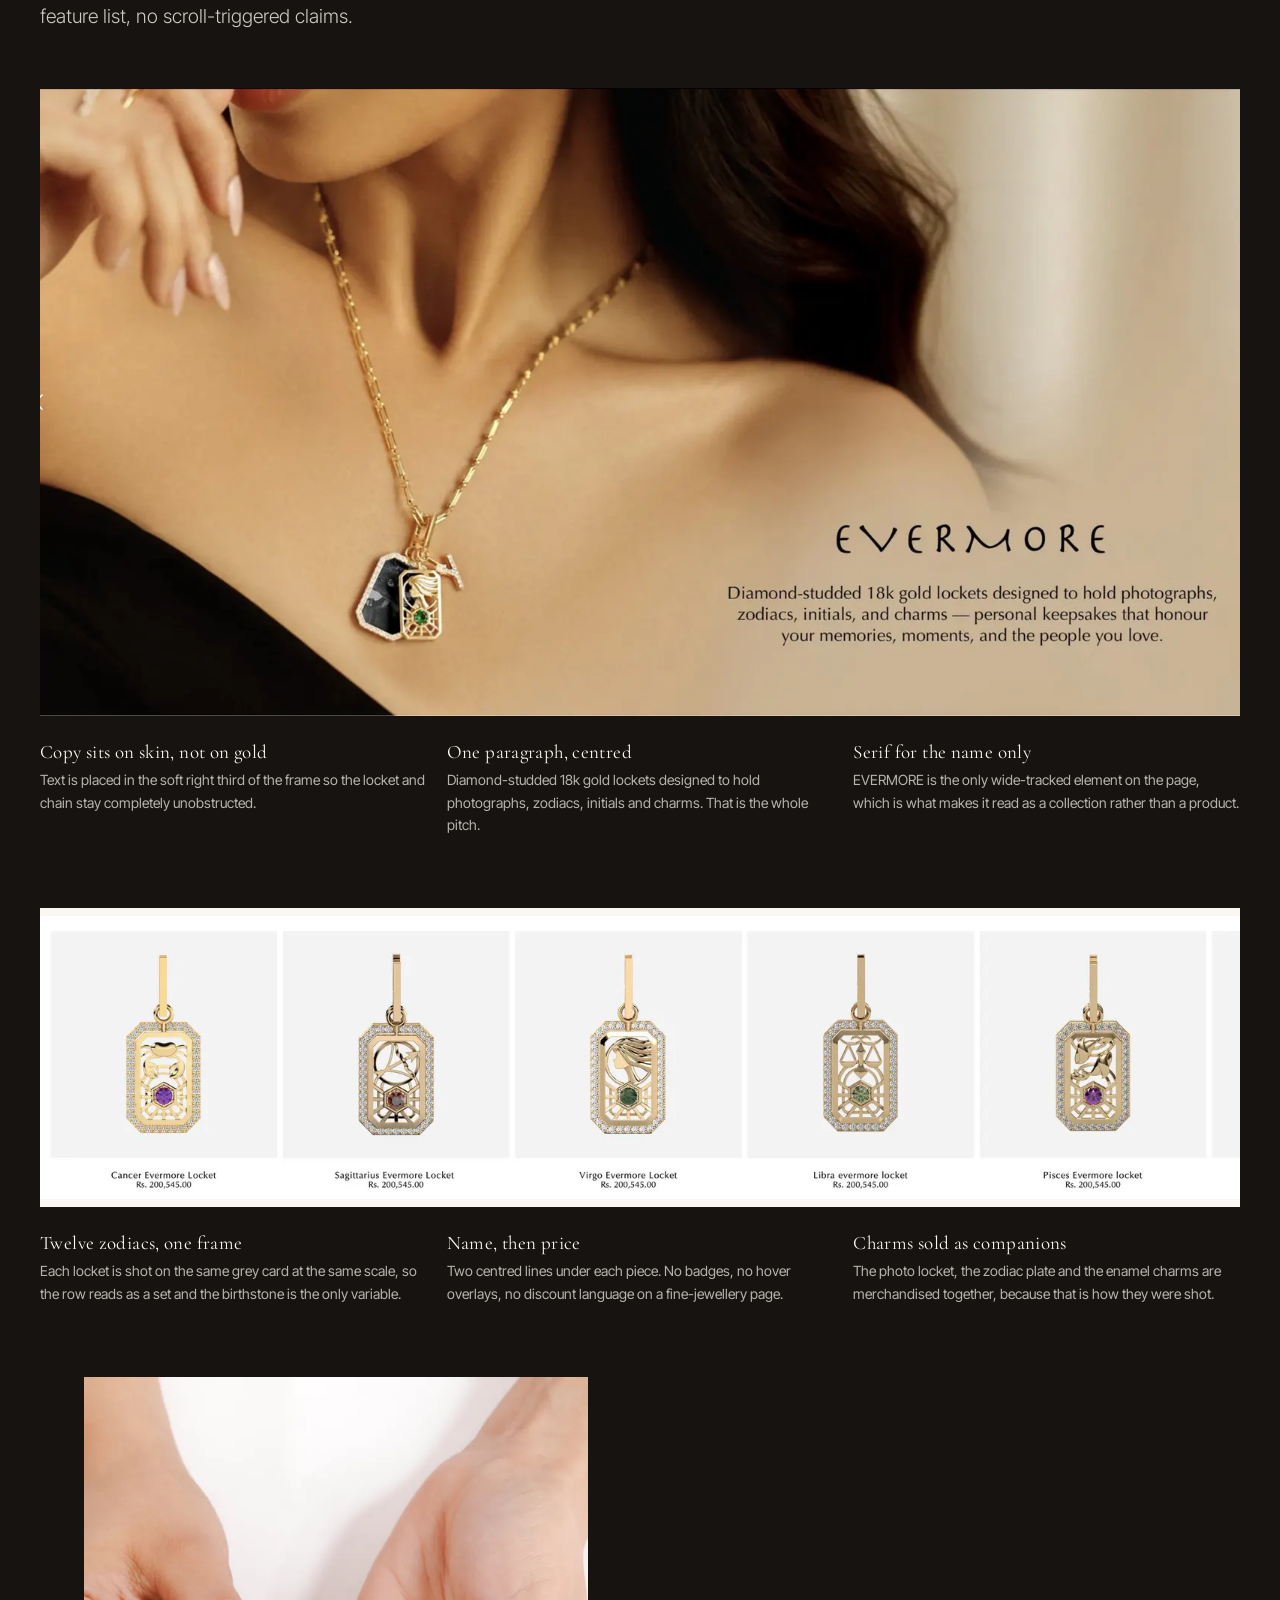
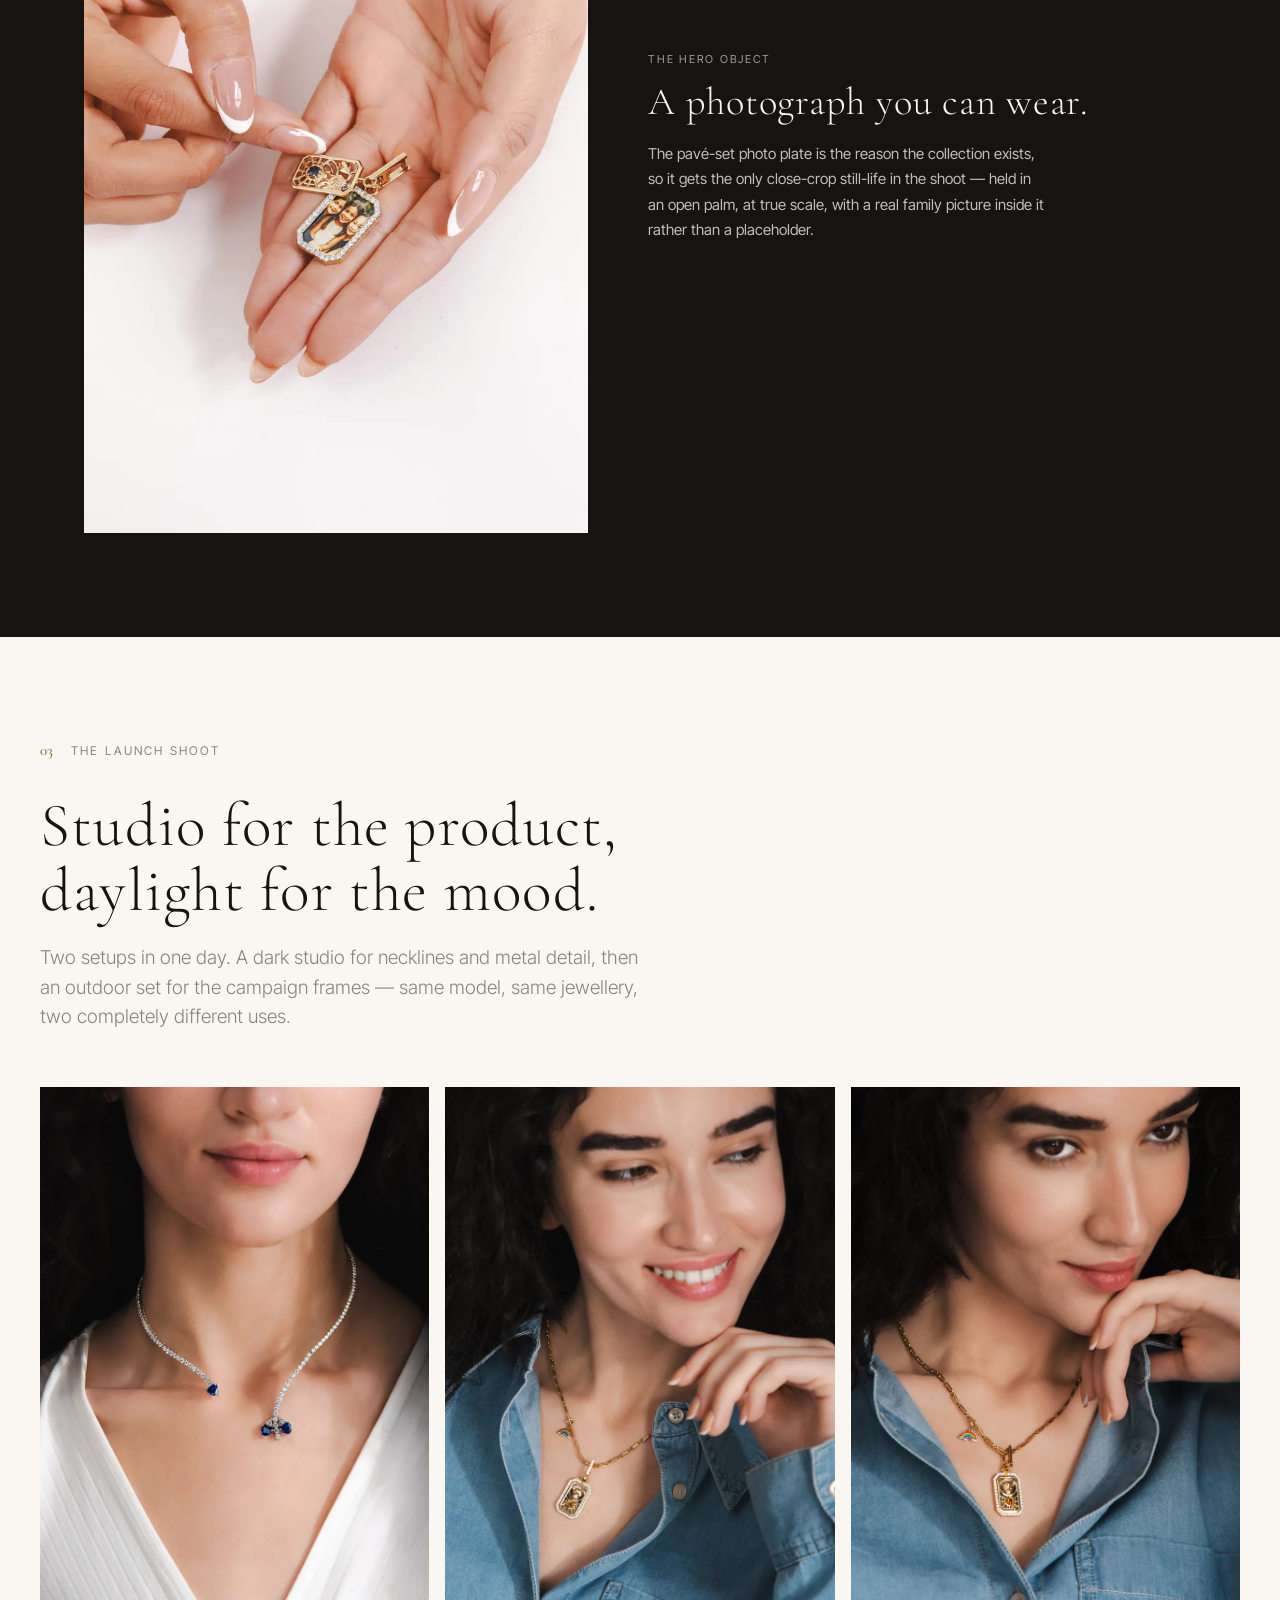
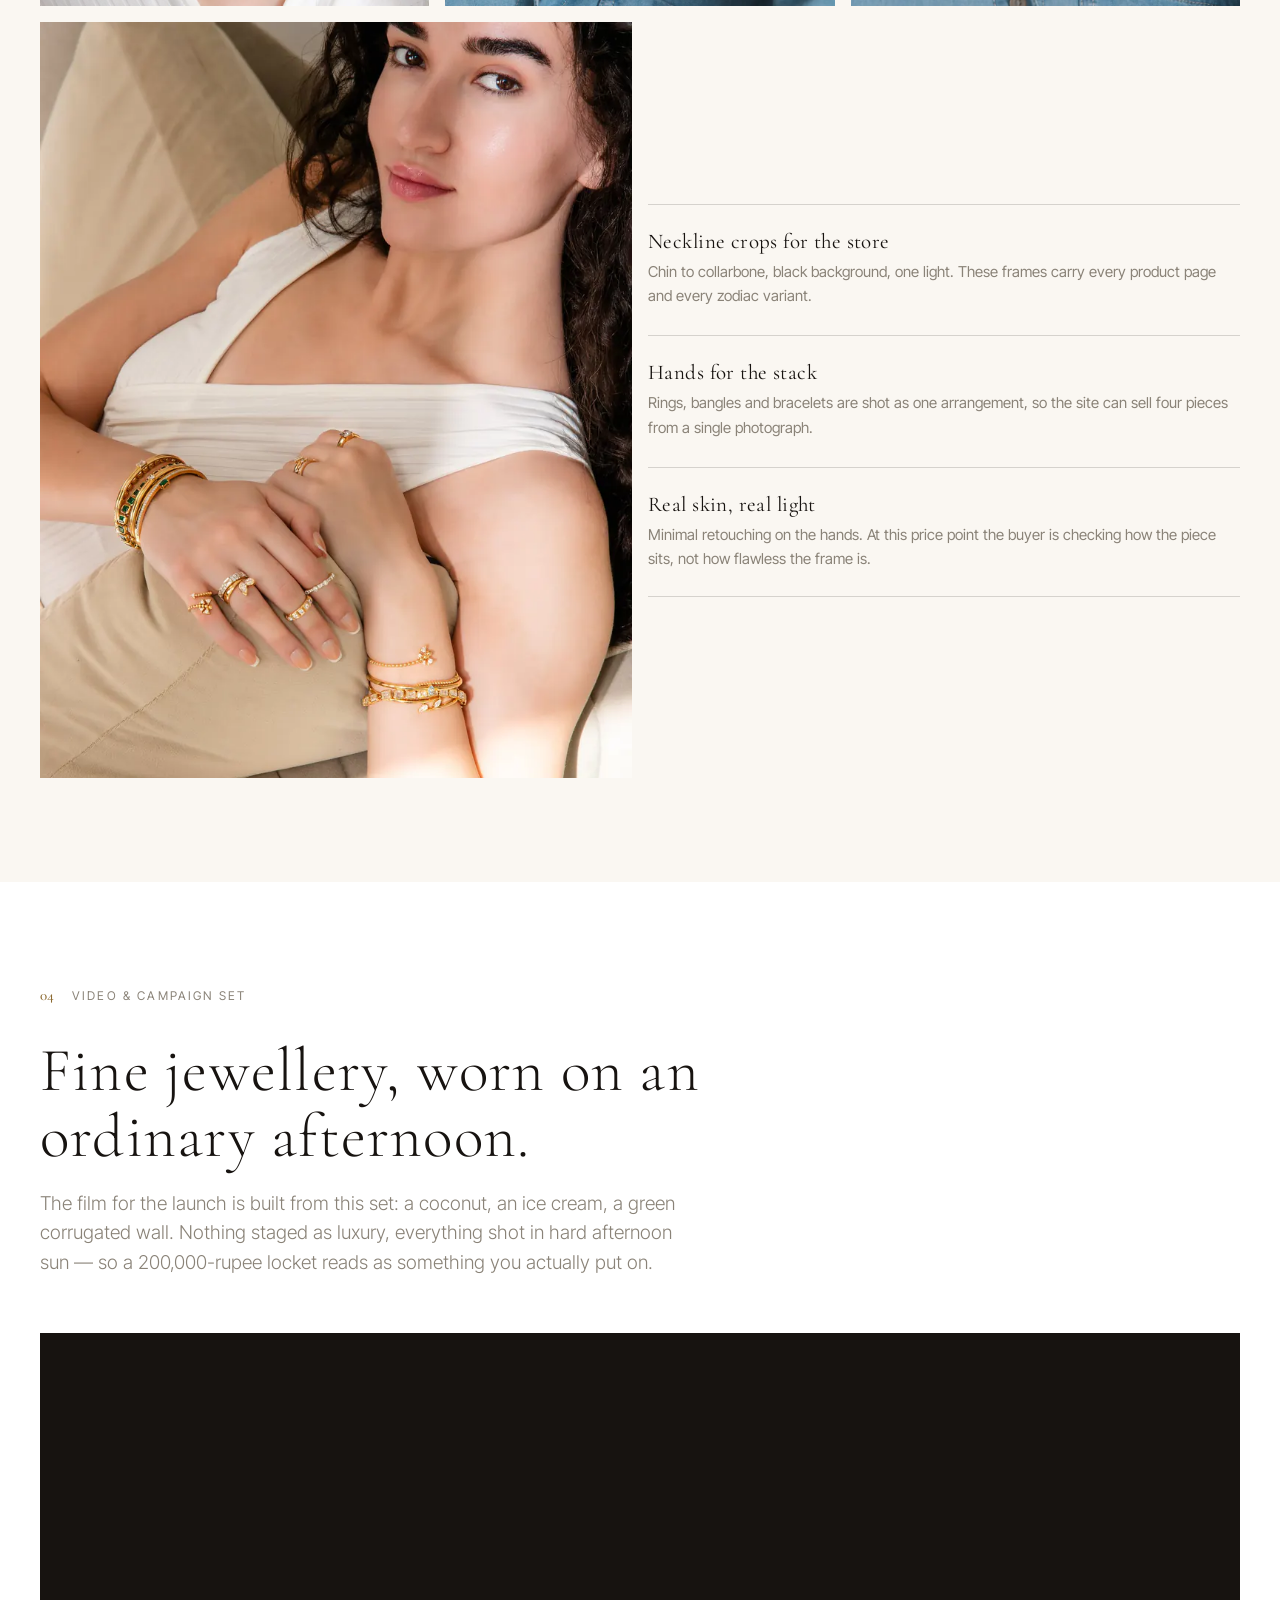
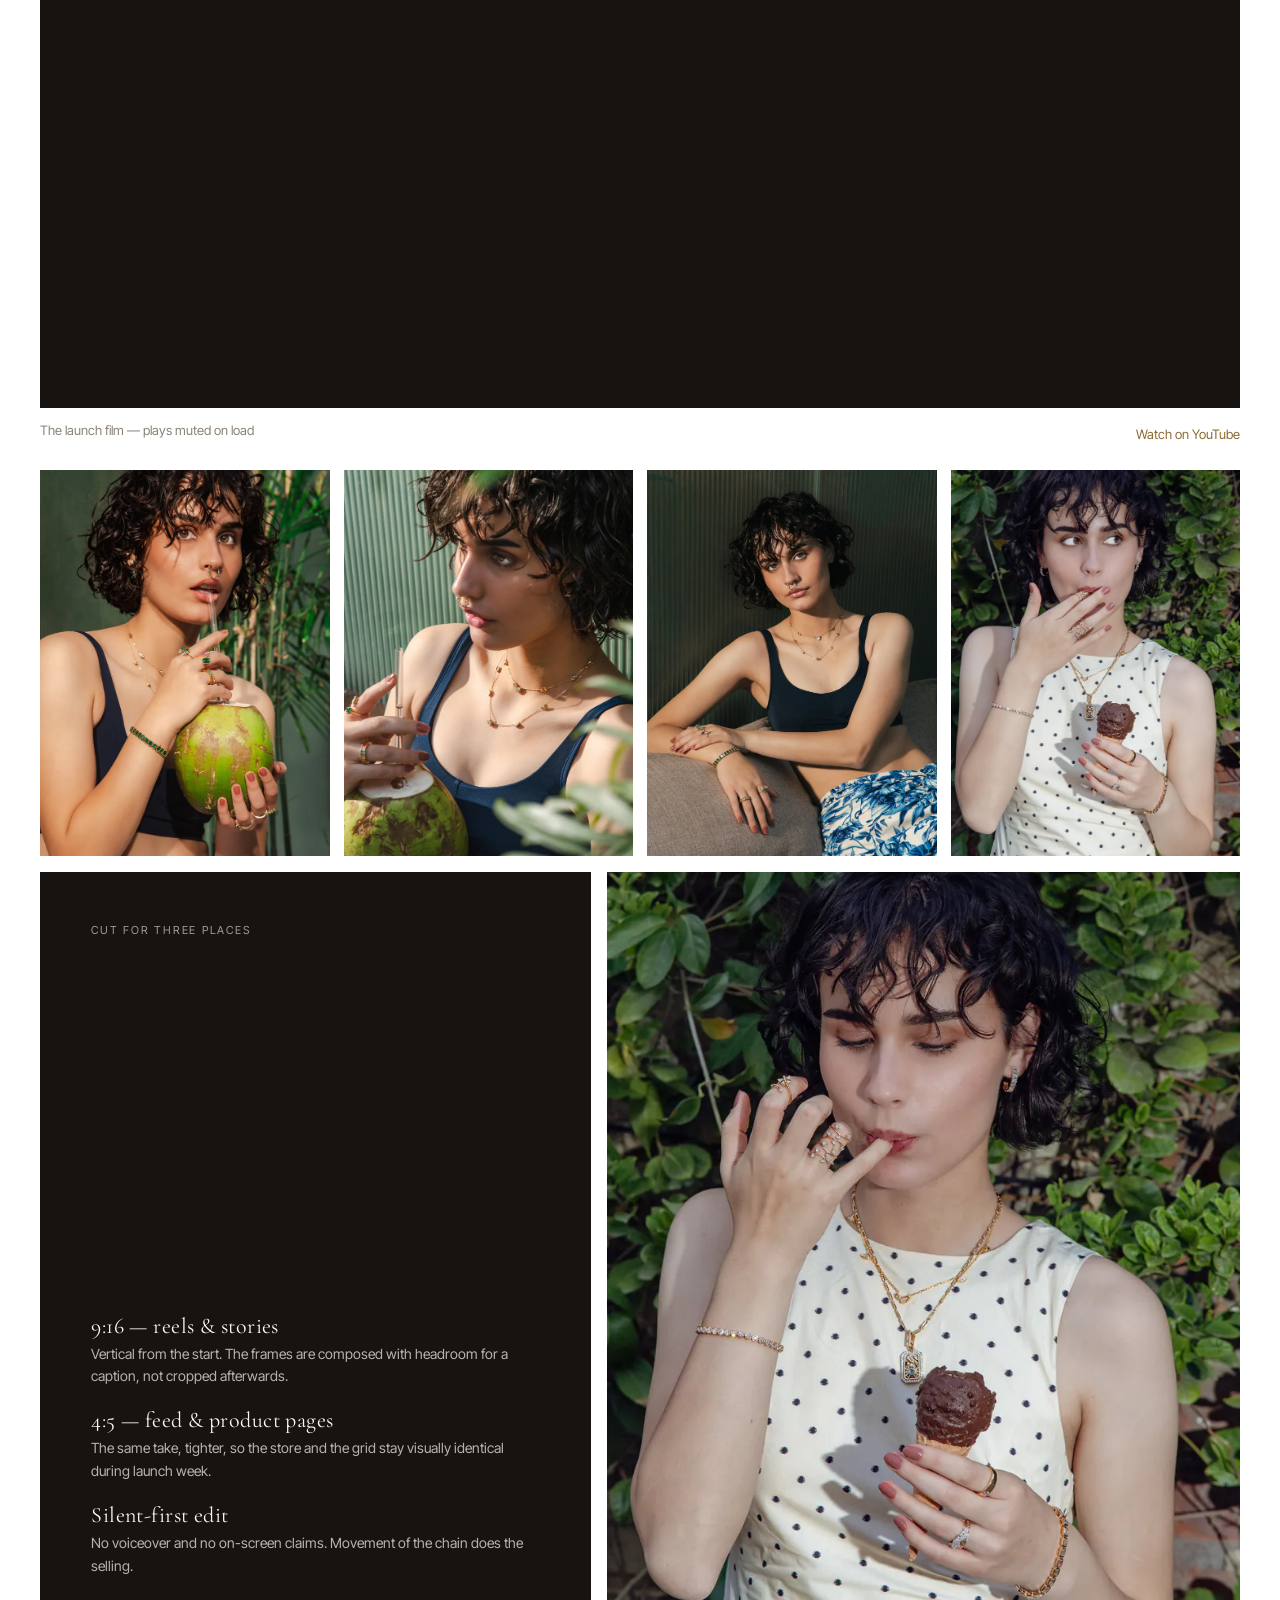
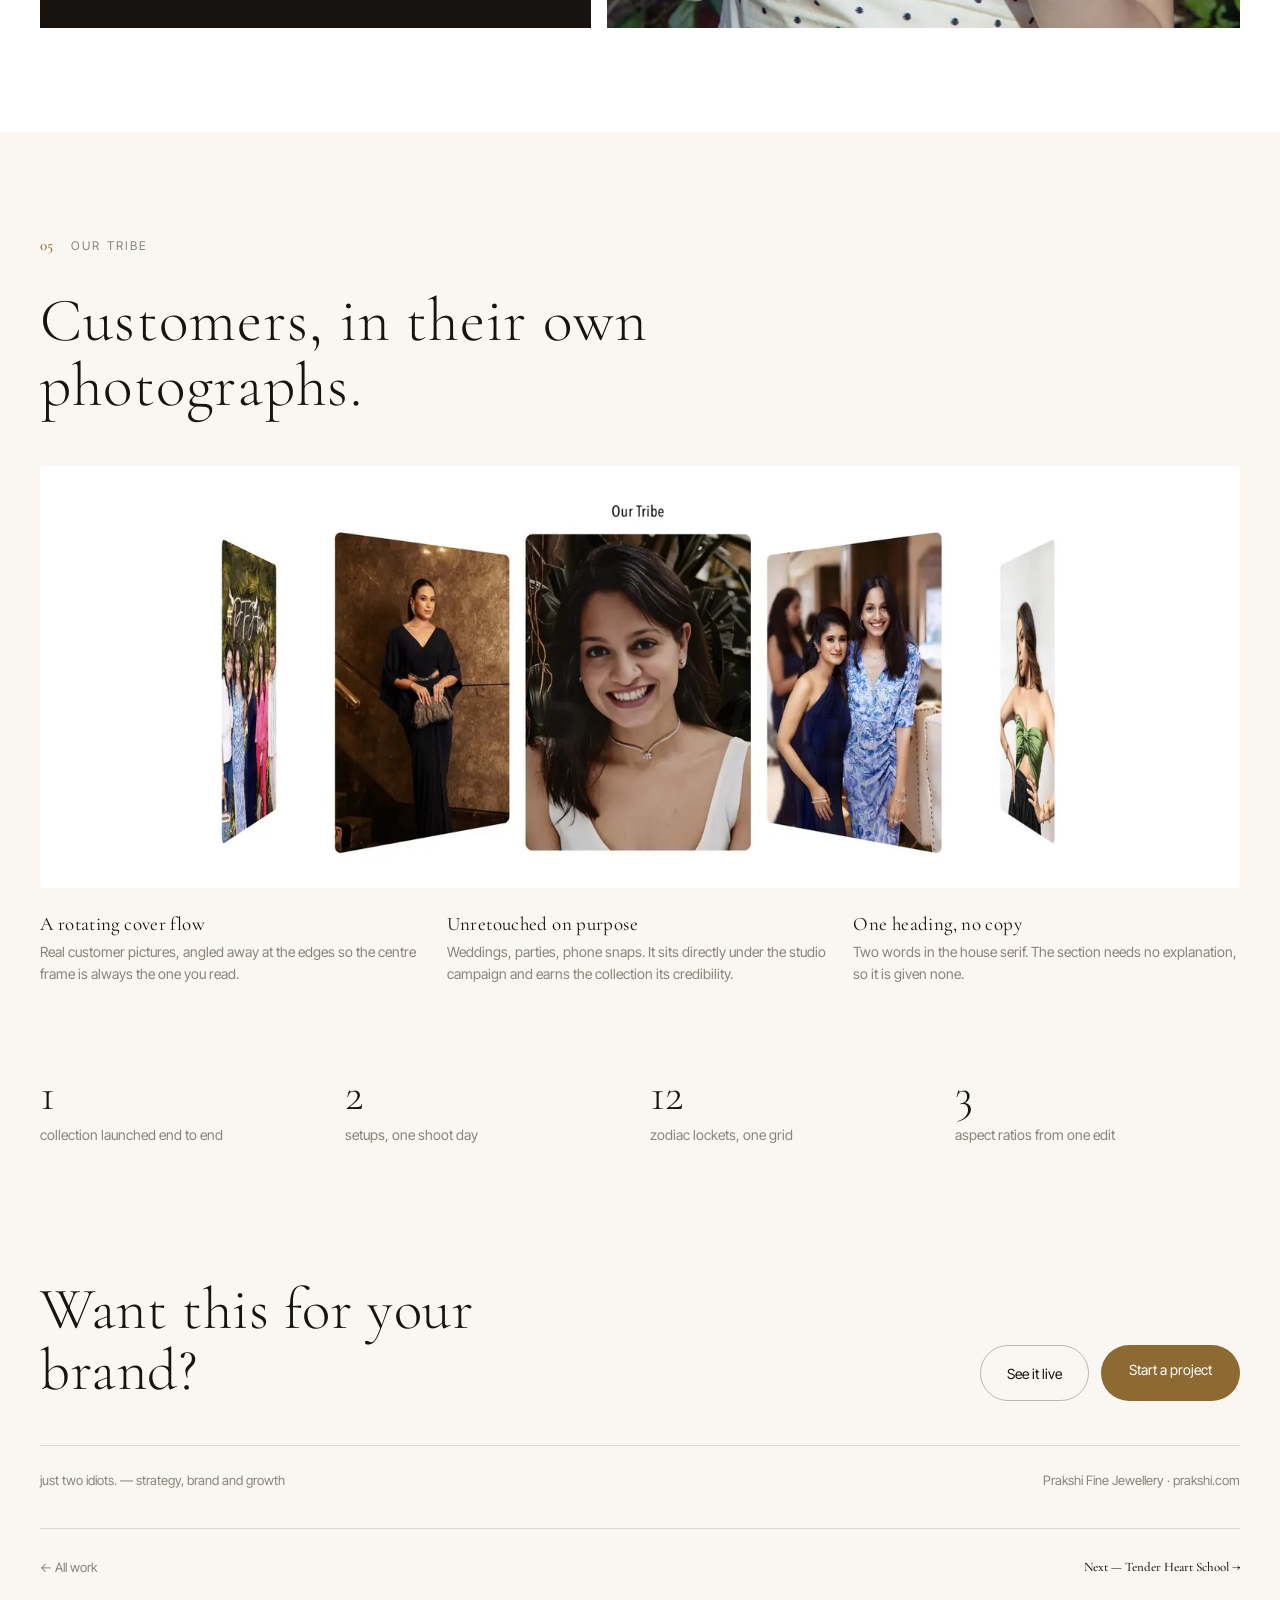
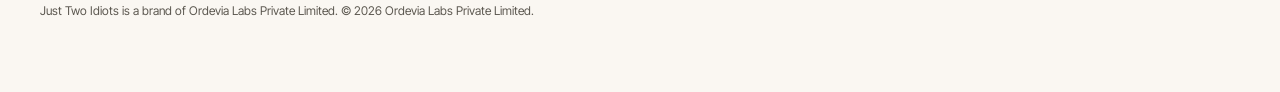
<file: work/prakshi.html>
<!DOCTYPE html>
<html lang="en">
<head>
<meta charset="utf-8">
<meta name="viewport" content="width=device-width, initial-scale=1">
<title>Prakshi Fine Jewellery — Case study — Just Two Idiots</title>
<meta name="description" content="Collection copy, website design, photography and film for Prakshi Fine Jewellery's Evermore launch — diamond-studded 18k lockets.">
<link rel="icon" href="../favicon.svg?v=1787814310" type="image/svg+xml">
<link rel="preconnect" href="https://fonts.googleapis.com">
<link rel="preconnect" href="https://fonts.gstatic.com" crossorigin>
<link href="https://fonts.googleapis.com/css2?family=Cormorant+Garamond:wght@300;400;500&family=Inter+Tight:wght@300;400;500&display=swap" rel="stylesheet">
<style>
  body { margin:0; background:#FAF7F2; -webkit-font-smoothing:antialiased; }
  a { color:#8C6A31; text-decoration:none; }
  a:hover { color:#171310; }
  @keyframes pk-marquee { from { transform:translateX(0); } to { transform:translateX(-50%); } }
  .pk-hov-dark:hover { background:#171310 !important; color:#FAF7F2 !important; }
  .pk-hov-warm:hover { background:#8C6A31 !important; color:#FFFFFF !important; }
</style>
<link rel="stylesheet" href="case-study.css?v=1787814310">
<link rel="canonical" href="https://justtwoidiots.com/work/prakshi">
<meta name="theme-color" content="#FAFAF8">
<meta property="og:type" content="article">
<meta property="og:site_name" content="Just Two Idiots">
<meta property="og:locale" content="en_IN">
<meta property="og:title" content="Prakshi Fine Jewellery — Case study — Just Two Idiots">
<meta property="og:description" content="Collection copy, website design, photography and film for Prakshi Fine Jewellery's Evermore launch — diamond-studded 18k lockets.">
<meta property="og:url" content="https://justtwoidiots.com/work/prakshi">
<meta property="og:image" content="https://justtwoidiots.com/assets/og/prakshi.jpg">
<meta property="og:image:width" content="1200">
<meta property="og:image:height" content="630">
<meta property="og:image:alt" content="Prakshi Fine Jewellery Evermore collection">
<meta name="twitter:card" content="summary_large_image">
<meta name="twitter:title" content="Prakshi Fine Jewellery — Case study — Just Two Idiots">
<meta name="twitter:description" content="Collection copy, website design, photography and film for Prakshi Fine Jewellery's Evermore launch — diamond-studded 18k lockets.">
<meta name="twitter:image" content="https://justtwoidiots.com/assets/og/prakshi.jpg">
<script type="application/ld+json">{"@context":"https://schema.org","@graph":[{"@type":"CreativeWork","url":"https://justtwoidiots.com/work/prakshi","name":"Prakshi Fine Jewellery","headline":"Prakshi Fine Jewellery","description":"Collection copy, website design, photography and film for Prakshi Fine Jewellery's Evermore launch — diamond-studded 18k lockets.","image":"https://justtwoidiots.com/assets/og/prakshi.jpg","about":"Fine jewellery","creator":{"@id":"https://justtwoidiots.com/#studio"},"isPartOf":{"@id":"https://justtwoidiots.com/#website"},"keywords":"Collection copy, Website design, Photoshoot, Video content","availableLanguage":"en"},{"@type":"BreadcrumbList","itemListElement":[{"@type":"ListItem","position":1,"name":"Home","item":"https://justtwoidiots.com/"},{"@type":"ListItem","position":2,"name":"Work","item":"https://justtwoidiots.com/#work"},{"@type":"ListItem","position":3,"name":"Prakshi Fine Jewellery"}]}]}</script>
</head>
<body>

<div style="background:#FAF7F2; color:#171310; font-family:'Inter Tight',system-ui,sans-serif;">

  <div style="position:sticky; top:0; z-index:50; backdrop-filter:blur(14px); background:rgba(250,247,242,0.86); border-bottom:1px solid rgba(23,19,16,0.08);">
    <div style="max-width:1280px; margin:0 auto; padding:16px 40px; display:flex; align-items:center; justify-content:space-between; gap:24px;">
      <a href="../" style="font-family:'Cormorant Garamond',serif; font-weight:500; font-size:18px; letter-spacing:0.01em; white-space:nowrap; color:#171310;">just two idiots.</a>
      <div style="display:flex; align-items:center; gap:10px;">
        <a href="./parmandesigns" class="pk-hov-dark" style="border:1px solid rgba(23,19,16,0.22); border-radius:999px; padding:9px 18px; font-size:13px; color:#171310; white-space:nowrap; transition:background 0.25s, color 0.25s;">Previous work</a>
        <a href="https://prakshi.com" class="pk-hov-warm" style="background:#171310; color:#FAF7F2; border-radius:999px; padding:10px 18px; font-size:13px; white-space:nowrap; transition:background 0.25s, color 0.25s;">Visit site</a>
      </div>
    </div>
  </div>

  <section style="max-width:1280px; margin:0 auto; padding:96px 40px 72px;">
    <div data-reveal style="opacity:0; transform:translateY(28px); transition:opacity 0.8s ease, transform 0.8s cubic-bezier(0.2,0.7,0.2,1);">
      <div style="display:flex; align-items:center; gap:14px; font-size:12px; letter-spacing:0.18em; text-transform:uppercase; color:#8C6A31;">
        <span style="width:34px; height:1px; background:#8C6A31; display:inline-block;"></span>
        <span>Selected work &mdash; 2026</span>
      </div>
      <h1 style="font-family:'Cormorant Garamond',serif; font-weight:300; font-size:clamp(52px,9vw,140px); line-height:0.92; letter-spacing:0.04em; margin:26px 0 0;">PRAKSHI</h1>
      <div style="font-family:'Cormorant Garamond',serif; font-weight:400; font-size:clamp(15px,1.6vw,20px); letter-spacing:0.4em; text-transform:uppercase; color:#8A8378; margin-top:14px;">Fine Jewellery &mdash; Evermore</div>
    </div>

    <div data-reveal style="opacity:0; transform:translateY(28px); transition:opacity 0.8s ease 0.12s, transform 0.8s cubic-bezier(0.2,0.7,0.2,1) 0.12s; display:grid; grid-template-columns:minmax(0,1.5fr) minmax(0,1fr); gap:56px; margin-top:64px; align-items:start;">
      <p style="font-size:clamp(19px,2vw,26px); line-height:1.45; margin:0; max-width:34ch; text-wrap:pretty; font-weight:300;">A locket is bought for what it holds, not what it weighs. Evermore launched on that idea &mdash; <em style="font-style:normal; color:#8C6A31;">short copy, one film, and a photoshoot built around hands, necks and the moment of opening it.</em></p>
      <div style="display:grid; grid-template-columns:1fr 1fr; gap:28px 24px;">
        <div><div style="font-size:11px; letter-spacing:0.16em; text-transform:uppercase; color:#8A8378; margin-bottom:8px;">Client</div><div style="font-size:15px; line-height:1.6;">Prakshi Fine Jewellery<br />India</div></div>
        <div><div style="font-size:11px; letter-spacing:0.16em; text-transform:uppercase; color:#8A8378; margin-bottom:8px;">Launch</div><div style="font-size:15px; line-height:1.6;">Evermore Collection<br />Diamond-studded 18k lockets</div></div>
        <div><div style="font-size:11px; letter-spacing:0.16em; text-transform:uppercase; color:#8A8378; margin-bottom:8px;">Scope</div><div style="font-size:15px; line-height:1.6;">Collection copy<br />Website design<br />Photoshoot<br />Video content</div></div>
        <div><div style="font-size:11px; letter-spacing:0.16em; text-transform:uppercase; color:#8A8378; margin-bottom:8px;">Live</div><div style="font-size:15px; line-height:1.6;"><a href="https://prakshi.com">prakshi.com</a><br />Evermore &amp; core range</div></div>
      </div>
    </div>

    <div data-reveal style="opacity:0; transition:opacity 0.9s ease; margin-top:64px; display:grid; grid-template-columns:minmax(0,1.4fr) minmax(0,1fr); gap:16px;">
      <img src="../assets/casestudy/prakshi/prakshi-zodiac-locket.webp" alt="Model wearing a gold Evermore zodiac locket" style="width:100%; height:100%; object-fit:cover; display:block;" srcset="../assets/casestudy/prakshi/prakshi-zodiac-locket-800.webp 800w, ../assets/casestudy/prakshi/prakshi-zodiac-locket.webp 1474w" sizes="(max-width: 860px) 100vw, 737px" width="1474" height="1966" fetchpriority="high" decoding="async">
      <img src="../assets/casestudy/prakshi/prakshi-photo-locket-palm.webp" alt="Evermore photo locket held in an open palm" style="width:100%; height:100%; object-fit:cover; display:block;" srcset="../assets/casestudy/prakshi/prakshi-photo-locket-palm-800.webp 800w, ../assets/casestudy/prakshi/prakshi-photo-locket-palm.webp 1333w" sizes="(max-width: 860px) 100vw, 724px" width="1333" height="2000" loading="lazy" decoding="async">
    </div>
  </section>

  <div style="background:#171310; color:#FAF7F2; overflow:hidden; padding:22px 0;">
    <div style="display:flex; width:max-content; animation:pk-marquee 44s linear infinite; font-family:'Cormorant Garamond',serif; font-weight:400; font-size:17px; letter-spacing:0.3em; text-transform:uppercase; white-space:nowrap;">
      <span style="padding-right:44px;">Evermore &mdash; keepsakes in 18k gold</span><span style="padding-right:44px; color:#C9A45C;">&#9670;</span>
      <span style="padding-right:44px;">Photographs, zodiacs, initials, charms</span><span style="padding-right:44px; color:#C9A45C;">&#9670;</span>
      <span style="padding-right:44px;">Memories, moments, the people you love</span><span style="padding-right:44px; color:#C9A45C;">&#9670;</span>
      <span style="padding-right:44px;">Evermore &mdash; keepsakes in 18k gold</span><span style="padding-right:44px; color:#C9A45C;">&#9670;</span>
      <span style="padding-right:44px;">Photographs, zodiacs, initials, charms</span><span style="padding-right:44px; color:#C9A45C;">&#9670;</span>
      <span style="padding-right:44px;">Memories, moments, the people you love</span><span style="padding-right:44px; color:#C9A45C;">&#9670;</span>
    </div>
  </div>

  <section style="max-width:1280px; margin:0 auto; padding:104px 40px;">
    <div data-reveal style="opacity:0; transform:translateY(28px); transition:opacity 0.8s ease, transform 0.8s cubic-bezier(0.2,0.7,0.2,1); display:flex; align-items:baseline; gap:18px; margin-bottom:52px;">
      <span style="font-family:'Cormorant Garamond',serif; font-weight:500; font-size:15px; color:#8C6A31;">01</span>
      <span style="font-size:12px; letter-spacing:0.18em; text-transform:uppercase; color:#8A8378;">The house style</span>
    </div>

    <div data-reveal style="opacity:0; transform:translateY(28px); transition:opacity 0.8s ease, transform 0.8s cubic-bezier(0.2,0.7,0.2,1); display:grid; grid-template-columns:minmax(0,1.3fr) minmax(0,1fr); gap:20px;">
      <div style="background:#FFFFFF; padding:56px; display:flex; flex-direction:column; justify-content:space-between; gap:48px; min-height:320px;">
        <img src="../assets/casestudy/prakshi/prakshi-logo.webp" alt="Prakshi Fine Jewellery logo" style="width:400px; max-width:80%; display:block;" width="800" height="192" loading="lazy" decoding="async">
        <div style="font-size:14px; line-height:1.6; color:#8A8378; max-width:52ch;">Hairline capitals with a single drawn curve under the A &mdash; the mark behaves like a chain, so nothing else in the layout needs to be decorative. We hold it at one size, one weight, and let the space around it do the work.</div>
      </div>
      <div style="display:grid; grid-template-rows:1fr 1fr; gap:20px;">
        <div style="background:#171310; padding:32px; display:flex; flex-direction:column; justify-content:space-between; color:#FAF7F2;">
          <div style="font-size:11px; letter-spacing:0.16em; text-transform:uppercase; opacity:0.6;">Collection mark</div>
          <div><div style="font-family:'Cormorant Garamond',serif; font-weight:300; font-size:34px; letter-spacing:0.22em;">EVERMORE</div><div style="font-size:13px; opacity:0.65; margin-top:6px;">Wide-tracked, reversed, used only for the launch</div></div>
        </div>
        <div style="background:#8C6A31; padding:32px; display:flex; flex-direction:column; justify-content:space-between; color:#FFFFFF;">
          <div style="font-size:11px; letter-spacing:0.16em; text-transform:uppercase; opacity:0.75;">Voice</div>
          <div style="font-family:'Cormorant Garamond',serif; font-weight:300; font-size:clamp(22px,2.4vw,30px); line-height:1.2;">Personal keepsakes, not carat counts.</div>
        </div>
      </div>
    </div>

    <div data-reveal style="opacity:0; transform:translateY(28px); transition:opacity 0.8s ease, transform 0.8s cubic-bezier(0.2,0.7,0.2,1); margin-top:20px; display:grid; grid-template-columns:repeat(6,minmax(0,1fr)); gap:12px;">
      <div style="background:#171310; padding:22px; height:180px; display:flex; flex-direction:column; justify-content:flex-end; color:#FAF7F2;"><div style="font-size:14px; font-weight:500;">Ink</div><div style="font-size:12px; opacity:0.6; margin-top:2px;">#171310</div></div>
      <div style="background:#FAF7F2; border:1px solid rgba(23,19,16,0.14); padding:22px; height:180px; display:flex; flex-direction:column; justify-content:flex-end;"><div style="font-size:14px; font-weight:500;">Ivory</div><div style="font-size:12px; color:#8A8378; margin-top:2px;">#FAF7F2</div></div>
      <div style="background:#C9A45C; padding:22px; height:180px; display:flex; flex-direction:column; justify-content:flex-end;"><div style="font-size:14px; font-weight:500;">18k</div><div style="font-size:12px; opacity:0.75; margin-top:2px;">#C9A45C</div></div>
      <div style="background:#8C6A31; padding:22px; height:180px; display:flex; flex-direction:column; justify-content:flex-end; color:#FFFFFF;"><div style="font-size:14px; font-weight:500;">Antique Gold</div><div style="font-size:12px; opacity:0.8; margin-top:2px;">#8C6A31</div></div>
      <div style="background:#1B2A6B; padding:22px; height:180px; display:flex; flex-direction:column; justify-content:flex-end; color:#FFFFFF;"><div style="font-size:14px; font-weight:500;">Sapphire</div><div style="font-size:12px; opacity:0.8; margin-top:2px;">#1B2A6B</div></div>
      <div style="background:#1D5B45; padding:22px; height:180px; display:flex; flex-direction:column; justify-content:flex-end; color:#FFFFFF;"><div style="font-size:14px; font-weight:500;">Emerald</div><div style="font-size:12px; opacity:0.8; margin-top:2px;">#1D5B45</div></div>
    </div>

    <div data-reveal style="opacity:0; transform:translateY(28px); transition:opacity 0.8s ease, transform 0.8s cubic-bezier(0.2,0.7,0.2,1); margin-top:20px; display:grid; grid-template-columns:minmax(0,1fr) minmax(0,1fr); gap:20px;">
      <div style="background:#FFFFFF; padding:40px 44px;">
        <div style="font-size:11px; letter-spacing:0.16em; text-transform:uppercase; color:#8A8378; margin-bottom:22px;">Display &mdash; Cormorant Garamond</div>
        <div style="font-family:'Cormorant Garamond',serif; font-weight:300; font-size:clamp(40px,5.4vw,70px); line-height:0.95; letter-spacing:0.04em; white-space:nowrap;">Aa Rg</div>
        <div style="font-size:14px; color:#8A8378; margin-top:24px; max-width:42ch; line-height:1.6;">Collection names, campaign lines and product titles. Light weight only, tracked open, never bold.</div>
      </div>
      <div style="background:#FFFFFF; padding:40px 44px;">
        <div style="font-size:11px; letter-spacing:0.16em; text-transform:uppercase; color:#8A8378; margin-bottom:22px;">Text &mdash; Inter Tight</div>
        <div style="font-weight:500; font-size:clamp(40px,5.4vw,70px); line-height:0.95; letter-spacing:-0.03em; white-space:nowrap;">Aa Rg</div>
        <div style="font-size:14px; line-height:1.6; color:#8A8378; margin-top:24px; max-width:42ch;">Prices, metal and stone specs, sizing notes and all interface copy on the store.</div>
      </div>
    </div>
  </section>

  <section style="background:#171310; color:#FAF7F2; padding:104px 0;">
    <div style="max-width:1280px; margin:0 auto; padding:0 40px;">
      <div data-reveal style="opacity:0; transform:translateY(28px); transition:opacity 0.8s ease, transform 0.8s cubic-bezier(0.2,0.7,0.2,1);">
        <div style="display:flex; align-items:baseline; gap:18px; margin-bottom:34px;">
          <span style="font-family:'Cormorant Garamond',serif; font-weight:500; font-size:15px; color:#C9A45C;">02</span>
          <span style="font-size:12px; letter-spacing:0.18em; text-transform:uppercase; opacity:0.65;">Collection copy &amp; page design</span>
        </div>
        <h2 style="font-family:'Cormorant Garamond',serif; font-weight:300; font-size:clamp(36px,5.2vw,70px); line-height:1.06; letter-spacing:0.02em; margin:0; max-width:22ch;">Three sentences and one photograph.</h2>
        <p style="font-size:clamp(16px,1.5vw,20px); line-height:1.55; font-weight:300; margin:24px 0 0; max-width:58ch; opacity:0.8;">The Evermore page opens with a shoulder crop, the collection name set in wide capitals, and a single paragraph that says what the locket does. No feature list, no scroll-triggered claims.</p>
      </div>

      <div data-reveal style="opacity:0; transform:translateY(28px); transition:opacity 0.8s ease, transform 0.8s cubic-bezier(0.2,0.7,0.2,1); margin-top:56px;">
        <img src="../assets/casestudy/prakshi/prakshi-site-evermore-hero.webp" alt="Evermore collection hero on the Prakshi website" style="width:100%; display:block;" srcset="../assets/casestudy/prakshi/prakshi-site-evermore-hero-800.webp 800w, ../assets/casestudy/prakshi/prakshi-site-evermore-hero.webp 1600w" sizes="(max-width: 860px) 100vw, 1280px" width="1600" height="839" loading="lazy" decoding="async">
        <div style="display:grid; grid-template-columns:repeat(3,minmax(0,1fr)); gap:20px; margin-top:24px;">
          <div><div style="font-family:'Cormorant Garamond',serif; font-weight:400; font-size:19px; letter-spacing:0.02em;">Copy sits on skin, not on gold</div><div style="font-size:14px; line-height:1.6; opacity:0.7; margin-top:6px;">Text is placed in the soft right third of the frame so the locket and chain stay completely unobstructed.</div></div>
          <div><div style="font-family:'Cormorant Garamond',serif; font-weight:400; font-size:19px; letter-spacing:0.02em;">One paragraph, centred</div><div style="font-size:14px; line-height:1.6; opacity:0.7; margin-top:6px;">Diamond-studded 18k gold lockets designed to hold photographs, zodiacs, initials and charms. That is the whole pitch.</div></div>
          <div><div style="font-family:'Cormorant Garamond',serif; font-weight:400; font-size:19px; letter-spacing:0.02em;">Serif for the name only</div><div style="font-size:14px; line-height:1.6; opacity:0.7; margin-top:6px;">EVERMORE is the only wide-tracked element on the page, which is what makes it read as a collection rather than a product.</div></div>
        </div>
      </div>

      <div data-reveal style="opacity:0; transform:translateY(28px); transition:opacity 0.8s ease, transform 0.8s cubic-bezier(0.2,0.7,0.2,1); margin-top:72px;">
        <div style="background:#FAF7F2; padding:8px 0;">
          <img src="../assets/casestudy/prakshi/prakshi-site-lockets.webp" alt="Zodiac Evermore locket range on the Prakshi store" style="width:100%; display:block;" srcset="../assets/casestudy/prakshi/prakshi-site-lockets-800.webp 800w, ../assets/casestudy/prakshi/prakshi-site-lockets.webp 1600w" sizes="(max-width: 860px) 100vw, 1280px" width="1600" height="376" loading="lazy" decoding="async">
        </div>
        <div style="display:grid; grid-template-columns:repeat(3,minmax(0,1fr)); gap:20px; margin-top:24px;">
          <div><div style="font-family:'Cormorant Garamond',serif; font-weight:400; font-size:19px; letter-spacing:0.02em;">Twelve zodiacs, one frame</div><div style="font-size:14px; line-height:1.6; opacity:0.7; margin-top:6px;">Each locket is shot on the same grey card at the same scale, so the row reads as a set and the birthstone is the only variable.</div></div>
          <div><div style="font-family:'Cormorant Garamond',serif; font-weight:400; font-size:19px; letter-spacing:0.02em;">Name, then price</div><div style="font-size:14px; line-height:1.6; opacity:0.7; margin-top:6px;">Two centred lines under each piece. No badges, no hover overlays, no discount language on a fine-jewellery page.</div></div>
          <div><div style="font-family:'Cormorant Garamond',serif; font-weight:400; font-size:19px; letter-spacing:0.02em;">Charms sold as companions</div><div style="font-size:14px; line-height:1.6; opacity:0.7; margin-top:6px;">The photo locket, the zodiac plate and the enamel charms are merchandised together, because that is how they were shot.</div></div>
        </div>
      </div>

      <div data-reveal style="opacity:0; transform:translateY(28px); transition:opacity 0.8s ease, transform 0.8s cubic-bezier(0.2,0.7,0.2,1); margin-top:72px; display:grid; grid-template-columns:minmax(0,1fr) minmax(0,1fr); gap:16px; align-items:center;">
        <img src="../assets/casestudy/prakshi/prakshi-photo-locket-hands.webp" alt="Two hands opening an Evermore photo locket" style="width:100%; display:block;" srcset="../assets/casestudy/prakshi/prakshi-photo-locket-hands-800.webp 800w, ../assets/casestudy/prakshi/prakshi-photo-locket-hands.webp 1333w" sizes="(max-width: 860px) 100vw, 724px" width="1333" height="2000" loading="lazy" decoding="async">
        <div>
          <div style="font-size:11px; letter-spacing:0.16em; text-transform:uppercase; opacity:0.6;">The hero object</div>
          <div style="font-family:'Cormorant Garamond',serif; font-weight:300; font-size:clamp(26px,3vw,42px); line-height:1.15; letter-spacing:0.02em; margin-top:14px;">A photograph you can wear.</div>
          <p style="font-size:15px; line-height:1.7; opacity:0.75; margin-top:16px; max-width:44ch;">The pav&eacute;-set photo plate is the reason the collection exists, so it gets the only close-crop still-life in the shoot &mdash; held in an open palm, at true scale, with a real family picture inside it rather than a placeholder.</p>
        </div>
      </div>
    </div>
  </section>

  <section style="max-width:1280px; margin:0 auto; padding:104px 40px;">
    <div data-reveal style="opacity:0; transform:translateY(28px); transition:opacity 0.8s ease, transform 0.8s cubic-bezier(0.2,0.7,0.2,1);">
      <div style="display:flex; align-items:baseline; gap:18px; margin-bottom:34px;">
        <span style="font-family:'Cormorant Garamond',serif; font-weight:500; font-size:15px; color:#8C6A31;">03</span>
        <span style="font-size:12px; letter-spacing:0.18em; text-transform:uppercase; color:#8A8378;">The launch shoot</span>
      </div>
      <h2 style="font-family:'Cormorant Garamond',serif; font-weight:300; font-size:clamp(34px,4.8vw,64px); line-height:1.06; letter-spacing:0.02em; margin:0; max-width:24ch;">Studio for the product, daylight for the mood.</h2>
      <p style="font-size:clamp(16px,1.5vw,19px); line-height:1.55; font-weight:300; color:#8A8378; margin:20px 0 0; max-width:56ch;">Two setups in one day. A dark studio for necklines and metal detail, then an outdoor set for the campaign frames &mdash; same model, same jewellery, two completely different uses.</p>
    </div>

    <div data-reveal style="opacity:0; transform:translateY(28px); transition:opacity 0.8s ease, transform 0.8s cubic-bezier(0.2,0.7,0.2,1); display:grid; grid-template-columns:repeat(3,minmax(0,1fr)); gap:16px; margin-top:56px;">
      <img src="../assets/casestudy/prakshi/prakshi-sapphire-bow.webp" alt="Sapphire and diamond necklace on a dark studio background" style="width:100%; height:100%; object-fit:cover; display:block;" width="832" height="1110" loading="lazy" decoding="async">
      <img src="../assets/casestudy/prakshi/prakshi-denim-charm.webp" alt="Model in denim wearing a locket and rainbow charm" style="width:100%; height:100%; object-fit:cover; display:block;" width="832" height="1110" loading="lazy" decoding="async">
      <img src="../assets/casestudy/prakshi/prakshi-denim-portrait.webp" alt="Close portrait with layered chain and locket" style="width:100%; height:100%; object-fit:cover; display:block;" width="832" height="1110" loading="lazy" decoding="async">
    </div>

    <div data-reveal style="opacity:0; transform:translateY(28px); transition:opacity 0.8s ease, transform 0.8s cubic-bezier(0.2,0.7,0.2,1); display:grid; grid-template-columns:minmax(0,1fr) minmax(0,1fr); gap:16px; margin-top:16px;">
      <img src="../assets/casestudy/prakshi/prakshi-stacked-rings.webp" alt="Stacked rings and bangles shot in soft daylight" style="width:100%; height:100%; object-fit:cover; display:block;" srcset="../assets/casestudy/prakshi/prakshi-stacked-rings-800.webp 800w, ../assets/casestudy/prakshi/prakshi-stacked-rings.webp 1448w" sizes="(max-width: 860px) 100vw, 724px" width="1448" height="1930" loading="lazy" decoding="async">
      <div style="display:flex; flex-direction:column; justify-content:center; gap:2px; padding:8px 0;">
        <div style="padding:24px 0; border-top:1px solid rgba(23,19,16,0.16);">
          <div style="font-family:'Cormorant Garamond',serif; font-weight:400; font-size:21px; letter-spacing:0.02em;">Neckline crops for the store</div>
          <div style="font-size:15px; line-height:1.65; color:#8A8378; margin-top:6px;">Chin to collarbone, black background, one light. These frames carry every product page and every zodiac variant.</div>
        </div>
        <div style="padding:24px 0; border-top:1px solid rgba(23,19,16,0.16);">
          <div style="font-family:'Cormorant Garamond',serif; font-weight:400; font-size:21px; letter-spacing:0.02em;">Hands for the stack</div>
          <div style="font-size:15px; line-height:1.65; color:#8A8378; margin-top:6px;">Rings, bangles and bracelets are shot as one arrangement, so the site can sell four pieces from a single photograph.</div>
        </div>
        <div style="padding:24px 0; border-top:1px solid rgba(23,19,16,0.16); border-bottom:1px solid rgba(23,19,16,0.16);">
          <div style="font-family:'Cormorant Garamond',serif; font-weight:400; font-size:21px; letter-spacing:0.02em;">Real skin, real light</div>
          <div style="font-size:15px; line-height:1.65; color:#8A8378; margin-top:6px;">Minimal retouching on the hands. At this price point the buyer is checking how the piece sits, not how flawless the frame is.</div>
        </div>
      </div>
    </div>
  </section>

  <section style="background:#FFFFFF; padding:104px 0;">
    <div style="max-width:1280px; margin:0 auto; padding:0 40px;">
      <div data-reveal style="opacity:0; transform:translateY(28px); transition:opacity 0.8s ease, transform 0.8s cubic-bezier(0.2,0.7,0.2,1);">
        <div style="display:flex; align-items:baseline; gap:18px; margin-bottom:34px;">
          <span style="font-family:'Cormorant Garamond',serif; font-weight:500; font-size:15px; color:#8C6A31;">04</span>
          <span style="font-size:12px; letter-spacing:0.18em; text-transform:uppercase; color:#8A8378;">Video &amp; campaign set</span>
        </div>
        <h2 style="font-family:'Cormorant Garamond',serif; font-weight:300; font-size:clamp(34px,4.8vw,64px); line-height:1.06; letter-spacing:0.02em; margin:0; max-width:26ch;">Fine jewellery, worn on an ordinary afternoon.</h2>
        <p style="font-size:clamp(16px,1.5vw,19px); line-height:1.55; font-weight:300; color:#8A8378; margin:20px 0 0; max-width:58ch;">The film for the launch is built from this set: a coconut, an ice cream, a green corrugated wall. Nothing staged as luxury, everything shot in hard afternoon sun &mdash; so a 200,000-rupee locket reads as something you actually put on.</p>
      </div>

      <div data-reveal style="opacity:0; transform:translateY(28px); transition:opacity 0.8s ease, transform 0.8s cubic-bezier(0.2,0.7,0.2,1); margin-top:56px;">
        <div style="position:relative; width:100%; aspect-ratio:16/9; background:#171310; overflow:hidden;">
          <iframe src="https://www.youtube-nocookie.com/embed/vY0o0vvMHbI?autoplay=1&amp;mute=1&amp;loop=1&amp;playlist=vY0o0vvMHbI&amp;playsinline=1&amp;rel=0&amp;modestbranding=1" title="Prakshi Evermore launch film" allow="autoplay; encrypted-media; picture-in-picture" allowfullscreen style="position:absolute; inset:0; width:100%; height:100%; border:0; display:block;"></iframe>
        </div>
        <div style="display:flex; justify-content:space-between; gap:24px; flex-wrap:wrap; margin-top:14px; font-size:13px; color:#8A8378;">
          <div>The launch film &mdash; plays muted on load</div>
          <div><a href="https://youtu.be/vY0o0vvMHbI">Watch on YouTube</a></div>
        </div>
      </div>

      <div data-reveal style="opacity:0; transform:translateY(28px); transition:opacity 0.8s ease, transform 0.8s cubic-bezier(0.2,0.7,0.2,1); display:grid; grid-template-columns:repeat(4,minmax(0,1fr)); gap:14px; margin-top:24px;">
        <img src="../assets/casestudy/prakshi/prakshi-coconut.webp" alt="Model with a coconut wearing emerald rings and bracelet" style="width:100%; height:100%; object-fit:cover; display:block;" width="710" height="946" loading="lazy" decoding="async">
        <img src="../assets/casestudy/prakshi/prakshi-coconut-profile.webp" alt="Profile frame with layered gold chains" style="width:100%; height:100%; object-fit:cover; display:block;" width="710" height="946" loading="lazy" decoding="async">
        <img src="../assets/casestudy/prakshi/prakshi-green-wall.webp" alt="Model reclining against a green corrugated wall" style="width:100%; height:100%; object-fit:cover; display:block;" width="710" height="946" loading="lazy" decoding="async">
        <img src="../assets/casestudy/prakshi/prakshi-icecream.webp" alt="Model with an ice cream wearing a locket and tennis bracelet" style="width:100%; height:100%; object-fit:cover; display:block;" width="710" height="946" loading="lazy" decoding="async">
      </div>

      <div data-reveal style="opacity:0; transform:translateY(28px); transition:opacity 0.8s ease, transform 0.8s cubic-bezier(0.2,0.7,0.2,1); display:grid; grid-template-columns:minmax(0,1fr) minmax(0,1.15fr); gap:16px; margin-top:16px; align-items:stretch;">
        <div style="background:#171310; color:#FAF7F2; padding:clamp(32px,4vw,56px); display:flex; flex-direction:column; justify-content:space-between; gap:32px;">
          <div style="font-size:11px; letter-spacing:0.16em; text-transform:uppercase; opacity:0.6;">Cut for three places</div>
          <div style="display:flex; flex-direction:column; gap:20px;">
            <div>
              <div style="font-family:'Cormorant Garamond',serif; font-weight:400; font-size:22px; letter-spacing:0.02em;">9:16 &mdash; reels &amp; stories</div>
              <div style="font-size:14px; line-height:1.6; opacity:0.7; margin-top:4px;">Vertical from the start. The frames are composed with headroom for a caption, not cropped afterwards.</div>
            </div>
            <div>
              <div style="font-family:'Cormorant Garamond',serif; font-weight:400; font-size:22px; letter-spacing:0.02em;">4:5 &mdash; feed &amp; product pages</div>
              <div style="font-size:14px; line-height:1.6; opacity:0.7; margin-top:4px;">The same take, tighter, so the store and the grid stay visually identical during launch week.</div>
            </div>
            <div>
              <div style="font-family:'Cormorant Garamond',serif; font-weight:400; font-size:22px; letter-spacing:0.02em;">Silent-first edit</div>
              <div style="font-size:14px; line-height:1.6; opacity:0.7; margin-top:4px;">No voiceover and no on-screen claims. Movement of the chain does the selling.</div>
            </div>
          </div>
        </div>
        <img src="../assets/casestudy/prakshi/prakshi-icecream-two.webp" alt="Campaign frame from the launch film" style="width:100%; height:100%; object-fit:cover; display:block;" srcset="../assets/casestudy/prakshi/prakshi-icecream-two-800.webp 800w, ../assets/casestudy/prakshi/prakshi-icecream-two.webp 1448w" sizes="(max-width: 860px) 100vw, 724px" width="1448" height="1930" loading="lazy" decoding="async">
      </div>
    </div>
  </section>

  <section style="max-width:1280px; margin:0 auto; padding:104px 40px;">
    <div data-reveal style="opacity:0; transform:translateY(28px); transition:opacity 0.8s ease, transform 0.8s cubic-bezier(0.2,0.7,0.2,1);">
      <div style="display:flex; align-items:baseline; gap:18px; margin-bottom:34px;">
        <span style="font-family:'Cormorant Garamond',serif; font-weight:500; font-size:15px; color:#8C6A31;">05</span>
        <span style="font-size:12px; letter-spacing:0.18em; text-transform:uppercase; color:#8A8378;">Our Tribe</span>
      </div>
      <h2 style="font-family:'Cormorant Garamond',serif; font-weight:300; font-size:clamp(34px,4.8vw,64px); line-height:1.06; letter-spacing:0.02em; margin:0; max-width:24ch;">Customers, in their own photographs.</h2>
    </div>

    <div data-reveal style="opacity:0; transform:translateY(28px); transition:opacity 0.8s ease, transform 0.8s cubic-bezier(0.2,0.7,0.2,1); margin-top:48px;">
      <img src="../assets/casestudy/prakshi/prakshi-site-tribe.webp" alt="Our Tribe carousel on the Prakshi website" style="width:100%; display:block;" srcset="../assets/casestudy/prakshi/prakshi-site-tribe-800.webp 800w, ../assets/casestudy/prakshi/prakshi-site-tribe.webp 1600w" sizes="(max-width: 860px) 100vw, 1280px" width="1600" height="563" loading="lazy" decoding="async">
      <div style="display:grid; grid-template-columns:repeat(3,minmax(0,1fr)); gap:20px; margin-top:24px;">
        <div><div style="font-family:'Cormorant Garamond',serif; font-weight:400; font-size:19px; letter-spacing:0.02em;">A rotating cover flow</div><div style="font-size:14px; line-height:1.6; color:#8A8378; margin-top:6px;">Real customer pictures, angled away at the edges so the centre frame is always the one you read.</div></div>
        <div><div style="font-family:'Cormorant Garamond',serif; font-weight:400; font-size:19px; letter-spacing:0.02em;">Unretouched on purpose</div><div style="font-size:14px; line-height:1.6; color:#8A8378; margin-top:6px;">Weddings, parties, phone snaps. It sits directly under the studio campaign and earns the collection its credibility.</div></div>
        <div><div style="font-family:'Cormorant Garamond',serif; font-weight:400; font-size:19px; letter-spacing:0.02em;">One heading, no copy</div><div style="font-size:14px; line-height:1.6; color:#8A8378; margin-top:6px;">Two words in the house serif. The section needs no explanation, so it is given none.</div></div>
      </div>
    </div>

    <div data-reveal style="opacity:0; transform:translateY(28px); transition:opacity 0.8s ease, transform 0.8s cubic-bezier(0.2,0.7,0.2,1); display:grid; grid-template-columns:repeat(4,minmax(0,1fr)); gap:20px; margin-top:80px;">
      <div><div style="font-family:'Cormorant Garamond',serif; font-weight:300; font-size:clamp(32px,3.6vw,50px); letter-spacing:0.01em;">1</div><div style="font-size:14px; color:#8A8378; margin-top:4px;">collection launched end to end</div></div>
      <div><div style="font-family:'Cormorant Garamond',serif; font-weight:300; font-size:clamp(32px,3.6vw,50px); letter-spacing:0.01em;">2</div><div style="font-size:14px; color:#8A8378; margin-top:4px;">setups, one shoot day</div></div>
      <div><div style="font-family:'Cormorant Garamond',serif; font-weight:300; font-size:clamp(32px,3.6vw,50px); letter-spacing:0.01em;">12</div><div style="font-size:14px; color:#8A8378; margin-top:4px;">zodiac lockets, one grid</div></div>
      <div><div style="font-family:'Cormorant Garamond',serif; font-weight:300; font-size:clamp(32px,3.6vw,50px); letter-spacing:0.01em;">3</div><div style="font-size:14px; color:#8A8378; margin-top:4px;">aspect ratios from one edit</div></div>
    </div>
  </section>

  <footer style="max-width:1280px; margin:0 auto; padding:32px 40px 72px;">
    <div data-reveal style="opacity:0; transform:translateY(28px); transition:opacity 0.8s ease, transform 0.8s cubic-bezier(0.2,0.7,0.2,1); display:flex; justify-content:space-between; align-items:flex-end; gap:40px; flex-wrap:wrap; padding-bottom:44px; border-bottom:1px solid rgba(23,19,16,0.14);">
      <div style="font-family:'Cormorant Garamond',serif; font-weight:300; font-size:clamp(32px,4.6vw,62px); line-height:1.04; letter-spacing:0.01em; max-width:20ch;">Want this for your brand?</div>
      <div style="display:flex; gap:12px; flex-wrap:wrap;">
        <a href="https://prakshi.com" class="pk-hov-dark" style="border:1px solid rgba(23,19,16,0.28); border-radius:999px; padding:15px 26px; font-size:14px; color:#171310; transition:background 0.25s, color 0.25s;">See it live</a>
        <a href="tel:+917788990166" class="pk-hov-dark" style="background:#8C6A31; color:#FFFFFF; border-radius:999px; padding:16px 28px; font-size:14px; transition:background 0.25s, color 0.25s;">Start a project</a>
      </div>
    </div>
    <div style="display:flex; justify-content:space-between; gap:24px; flex-wrap:wrap; padding-top:26px; font-size:13px; color:#8A8378;">
      <div>just two idiots. &mdash; strategy, brand and growth</div>
      <div>Prakshi Fine Jewellery &middot; prakshi.com</div>
    </div>
    <div style="display:flex; align-items:center; justify-content:space-between; margin-top:40px; padding-top:26px; border-top:1px solid rgba(23,19,16,0.14); font-size:13px;">
      <a href="../#work" style="color:#8A8378;">&larr; All work</a>
      <a href="./tenderheartschool" style="display:flex; align-items:center; gap:8px; font-family:'Cormorant Garamond',serif; font-weight:500; color:#171310;">Next &mdash; Tender Heart School &rarr;</a>
    </div>
    <div style="margin-top:22px; font-size:12px; line-height:1.6; color:#5C5850;">Just Two Idiots is a brand of Ordevia Labs Private Limited. &copy; 2026 Ordevia Labs Private Limited.</div>
  </footer>

</div>

<script>
(function(){
  var nodes = Array.prototype.slice.call(document.querySelectorAll('[data-reveal]'));
  var show = function(el){ el.style.opacity = '1'; el.style.transform = 'none'; };
  if (!('IntersectionObserver' in window)) { nodes.forEach(show); return; }
  var io = new IntersectionObserver(function(entries){
    entries.forEach(function(e){ if (e.isIntersecting) { show(e.target); io.unobserve(e.target); } });
  }, { rootMargin: '0px 0px -10% 0px', threshold: 0.08 });
  nodes.forEach(function(n){
    var r = n.getBoundingClientRect();
    if (r.top < window.innerHeight) show(n); else io.observe(n);
  });
  setTimeout(function(){ document.querySelectorAll('[data-reveal]').forEach(show); }, 4000);
})();
</script>
</body>
</html>
</file>
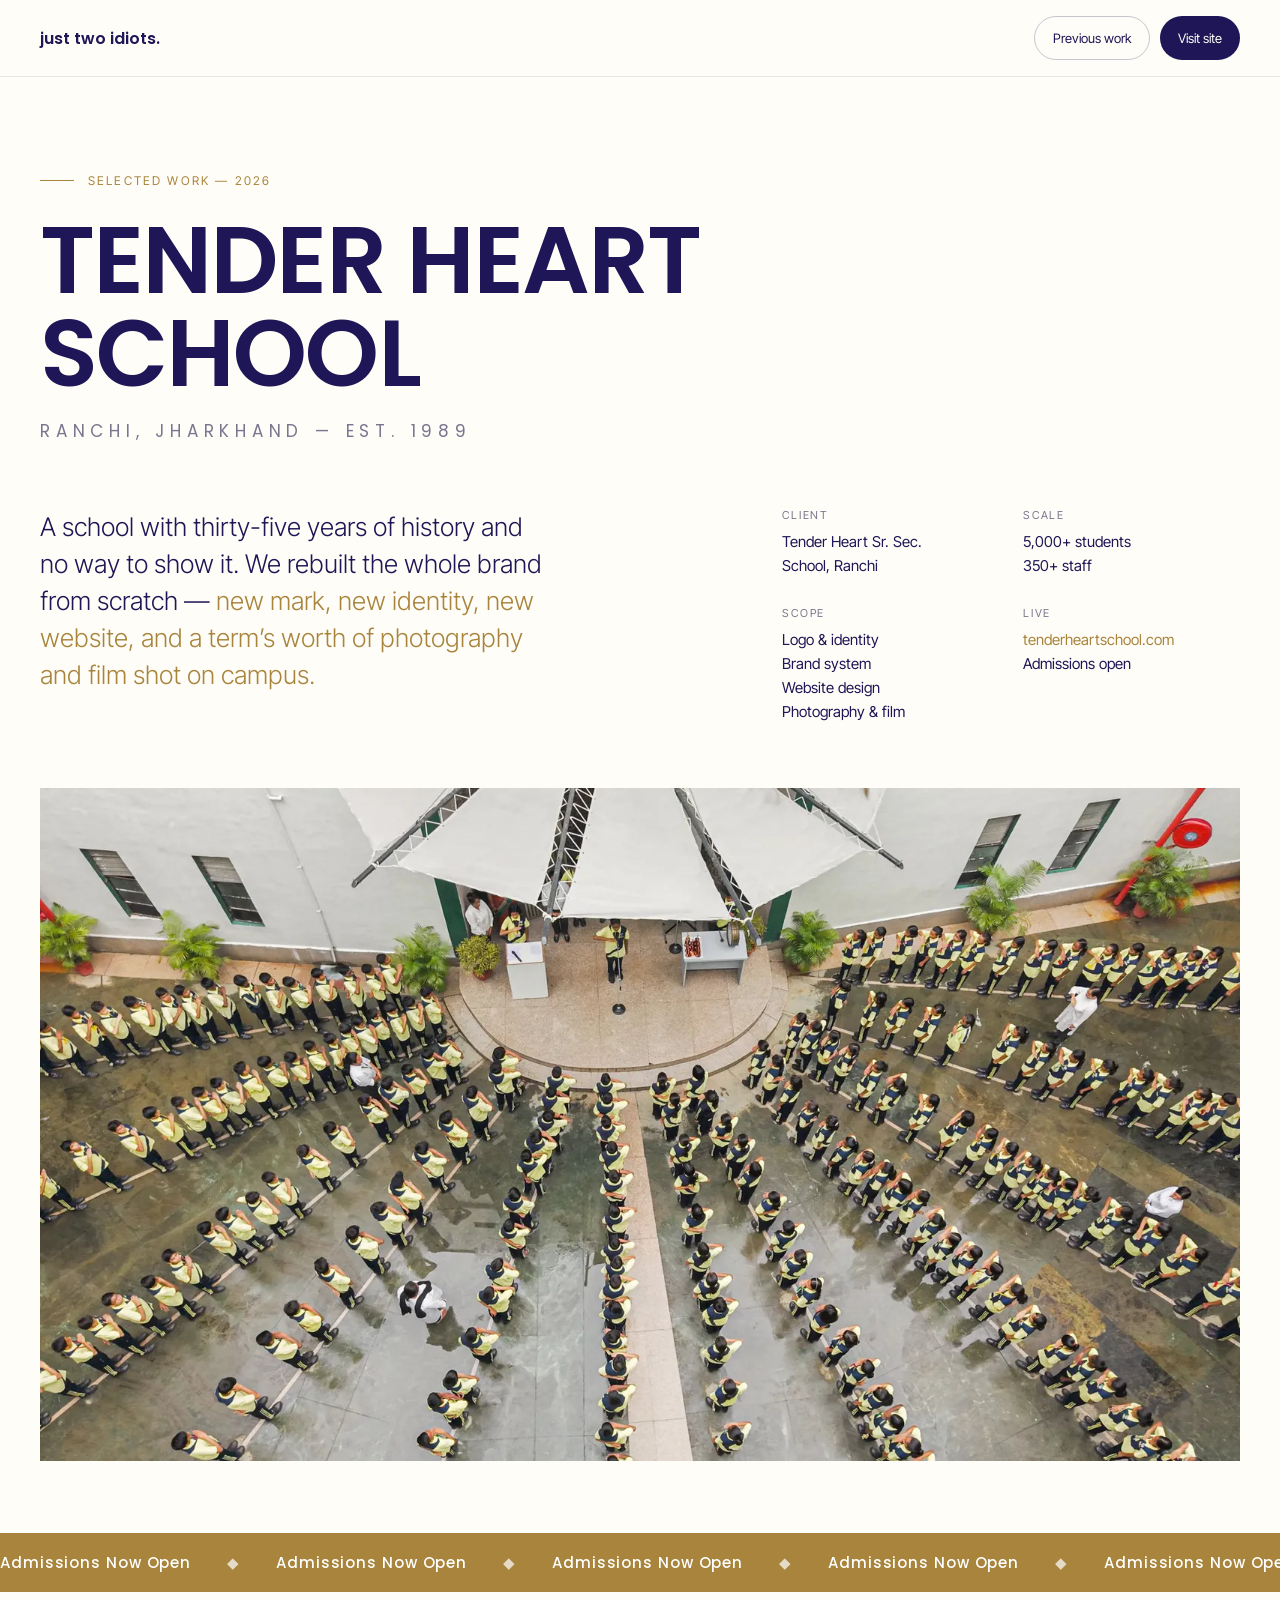
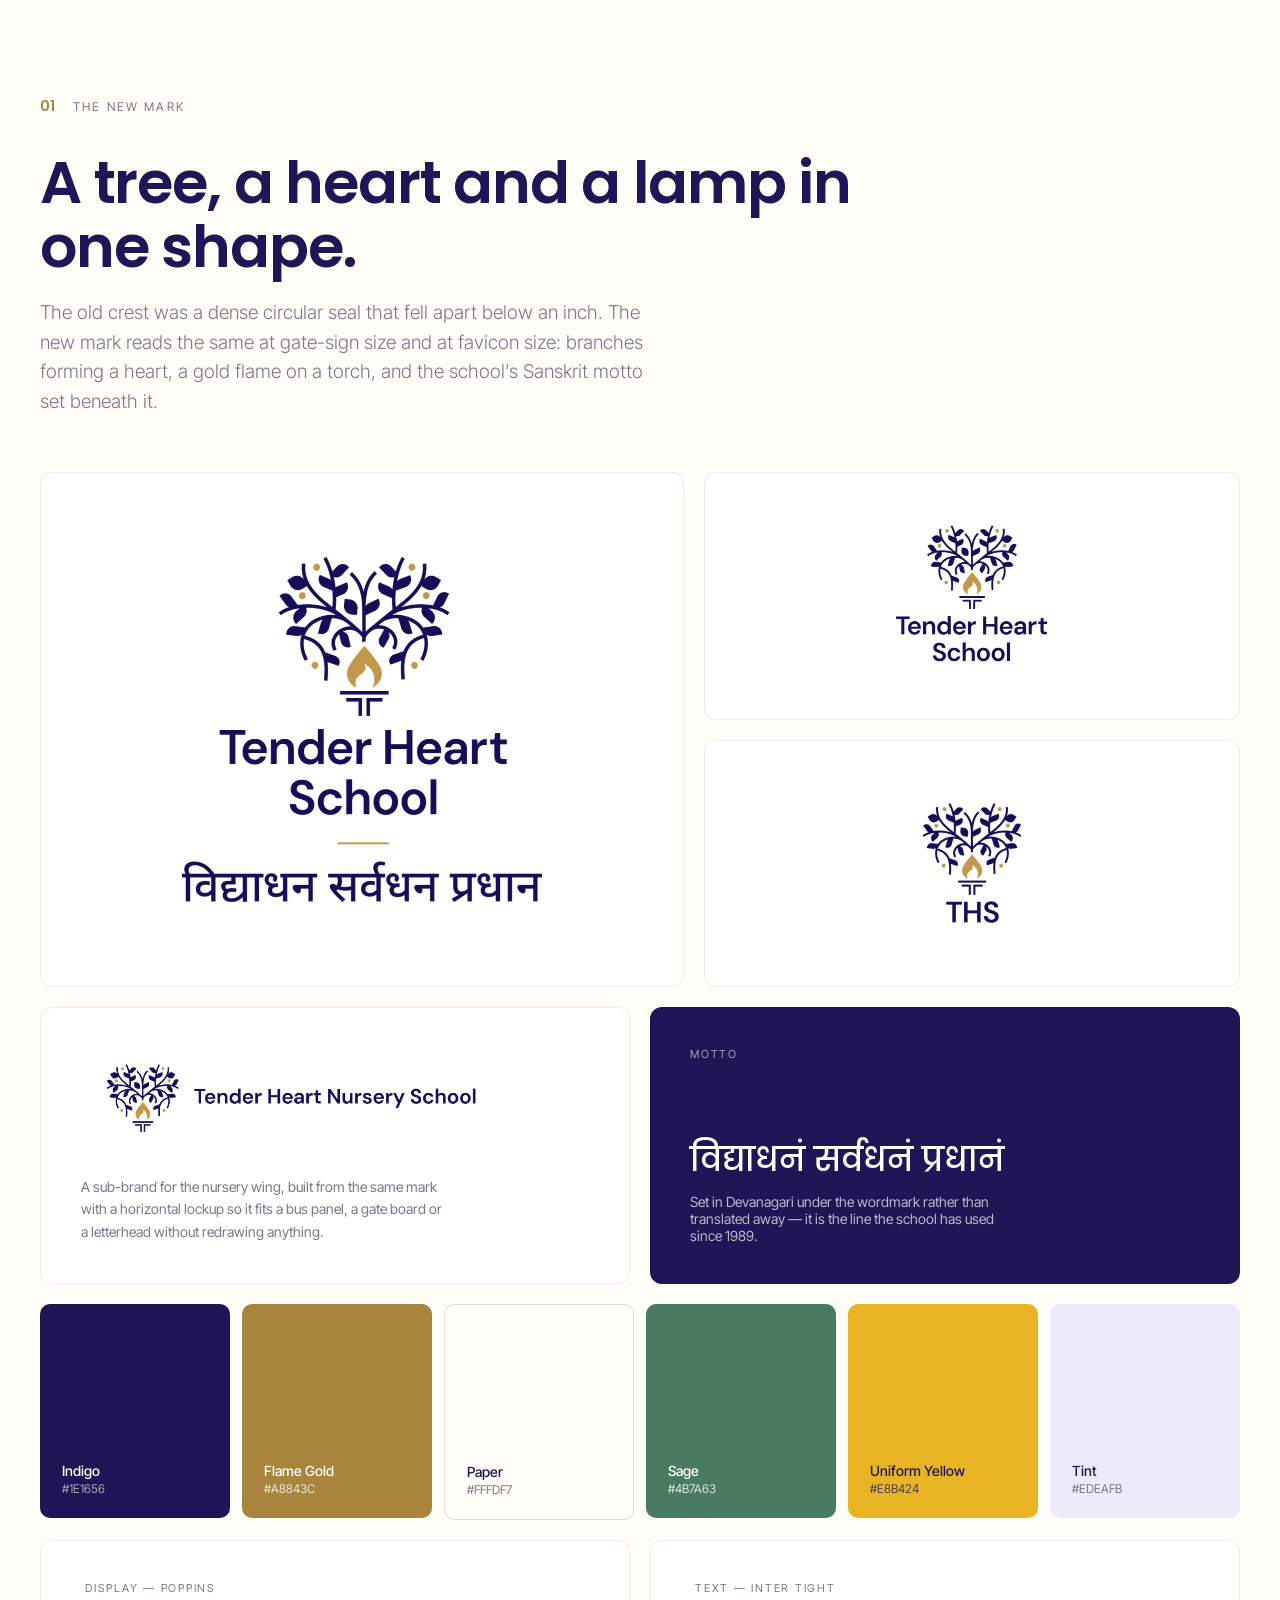
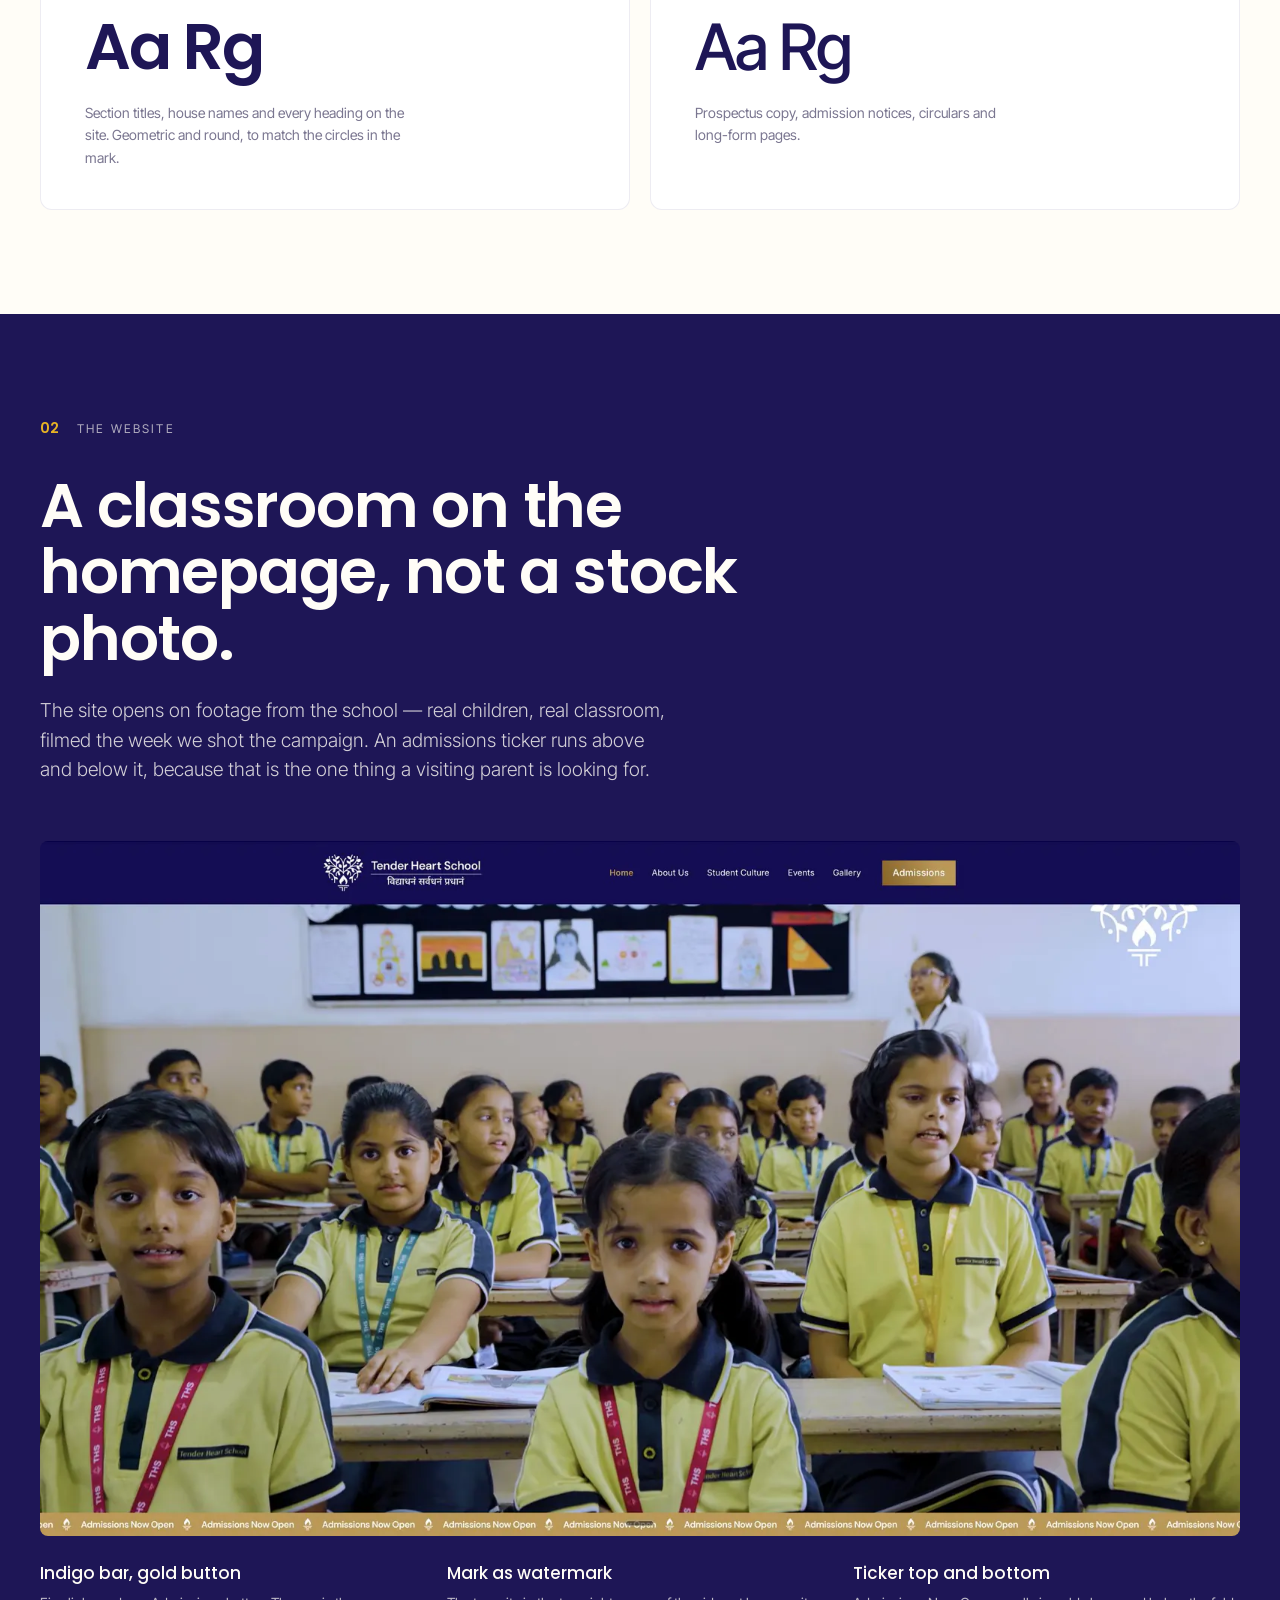
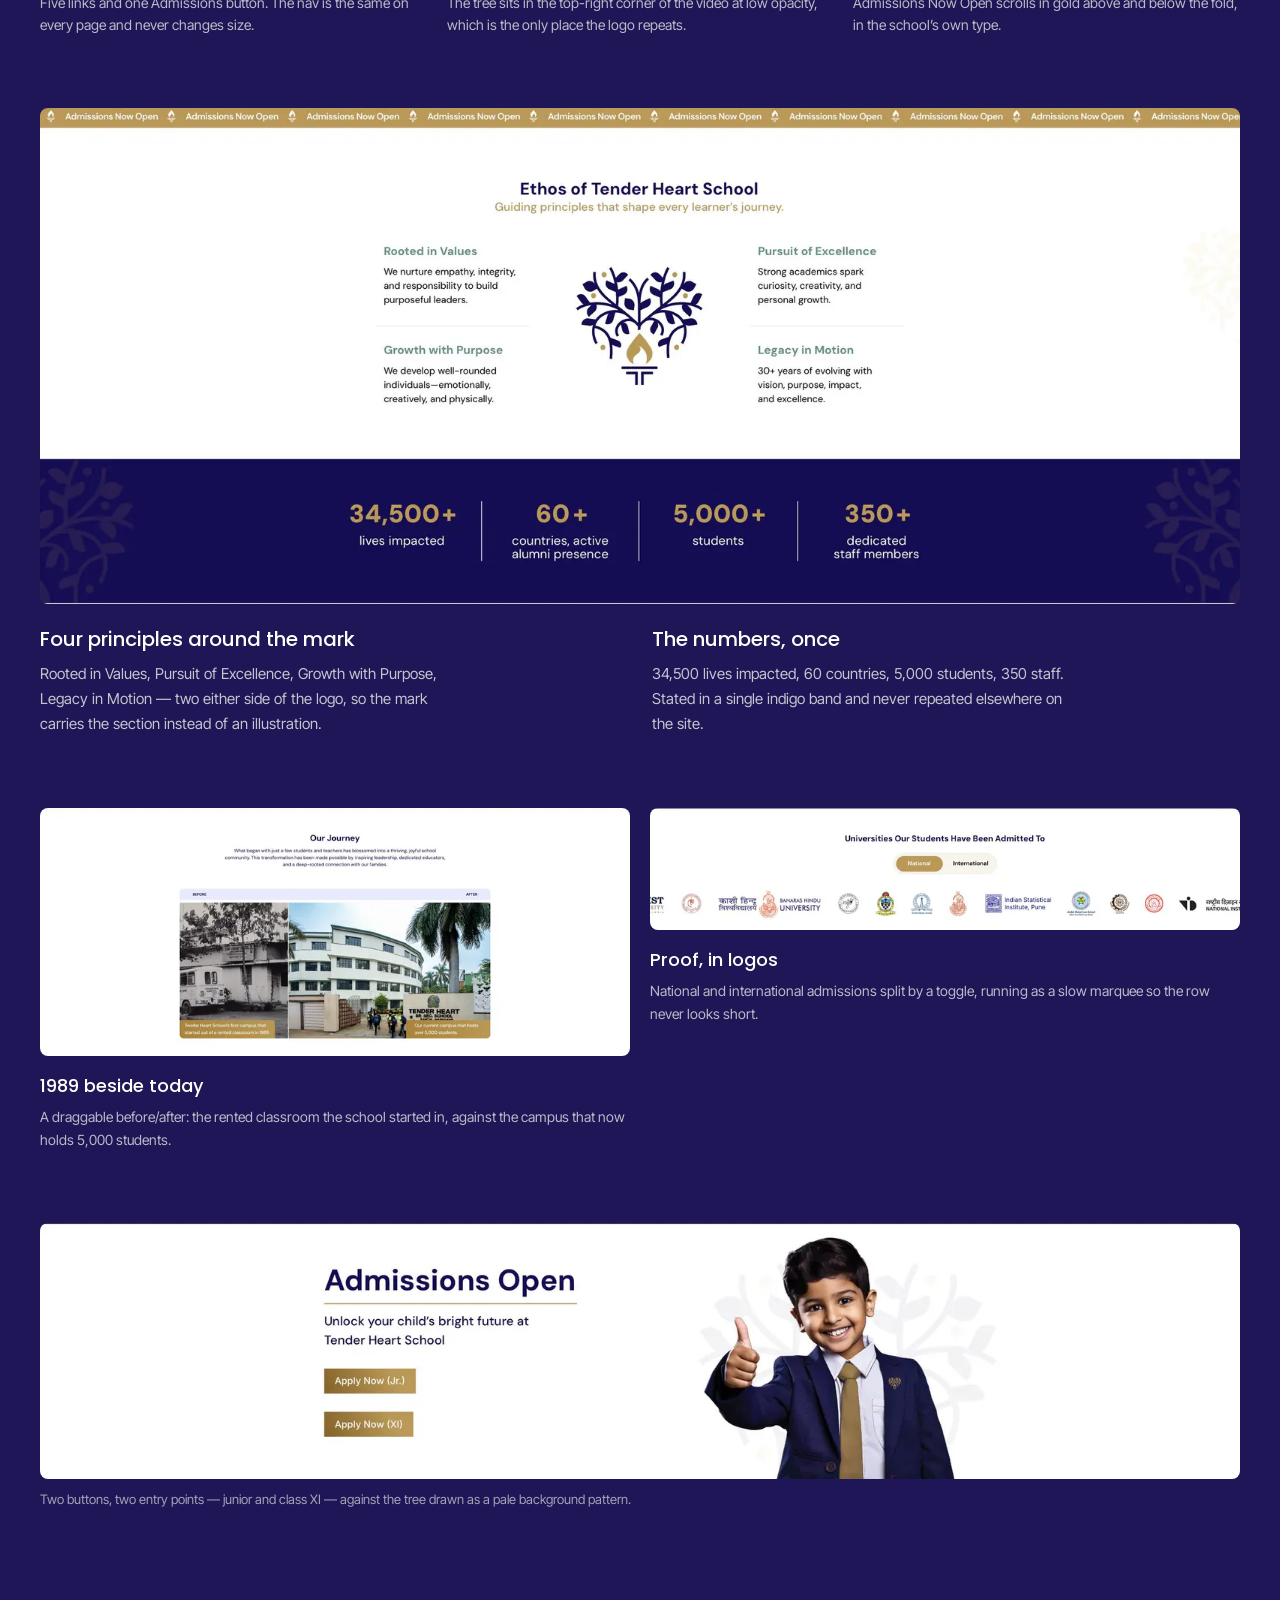
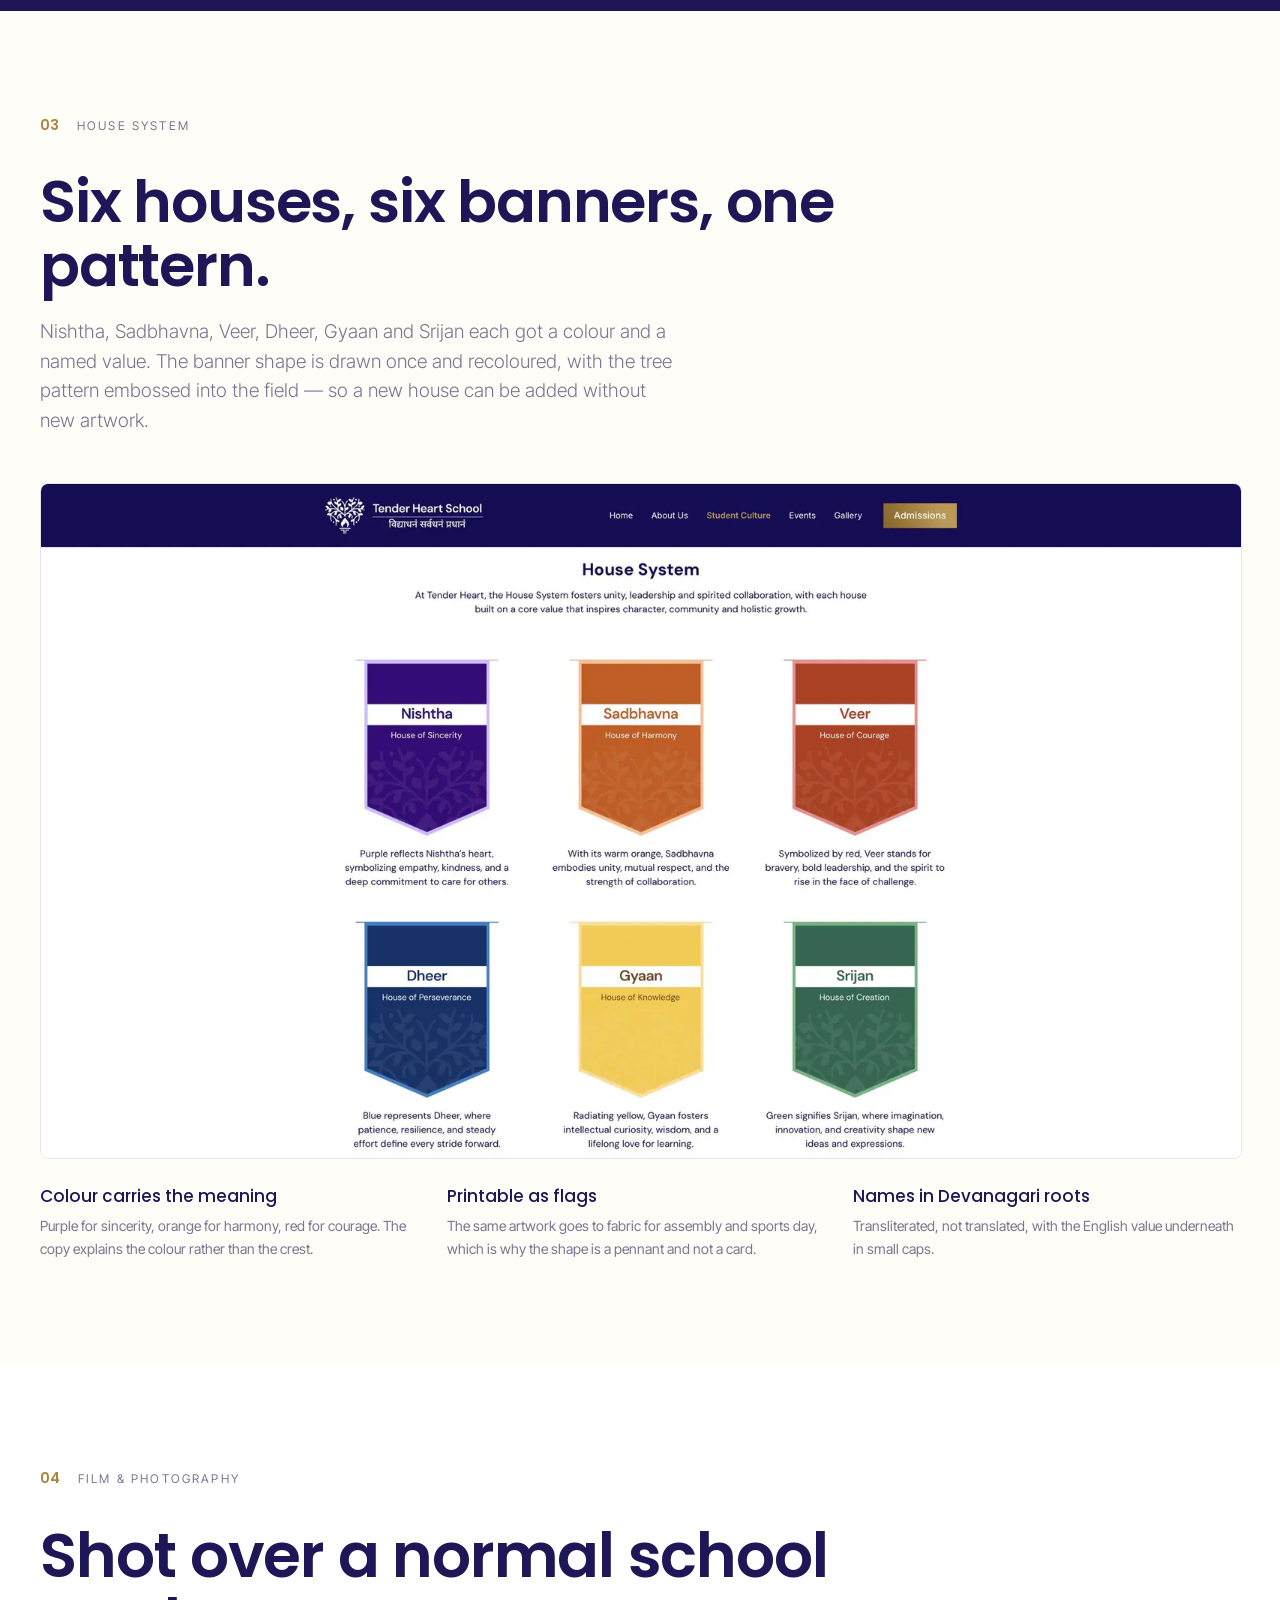
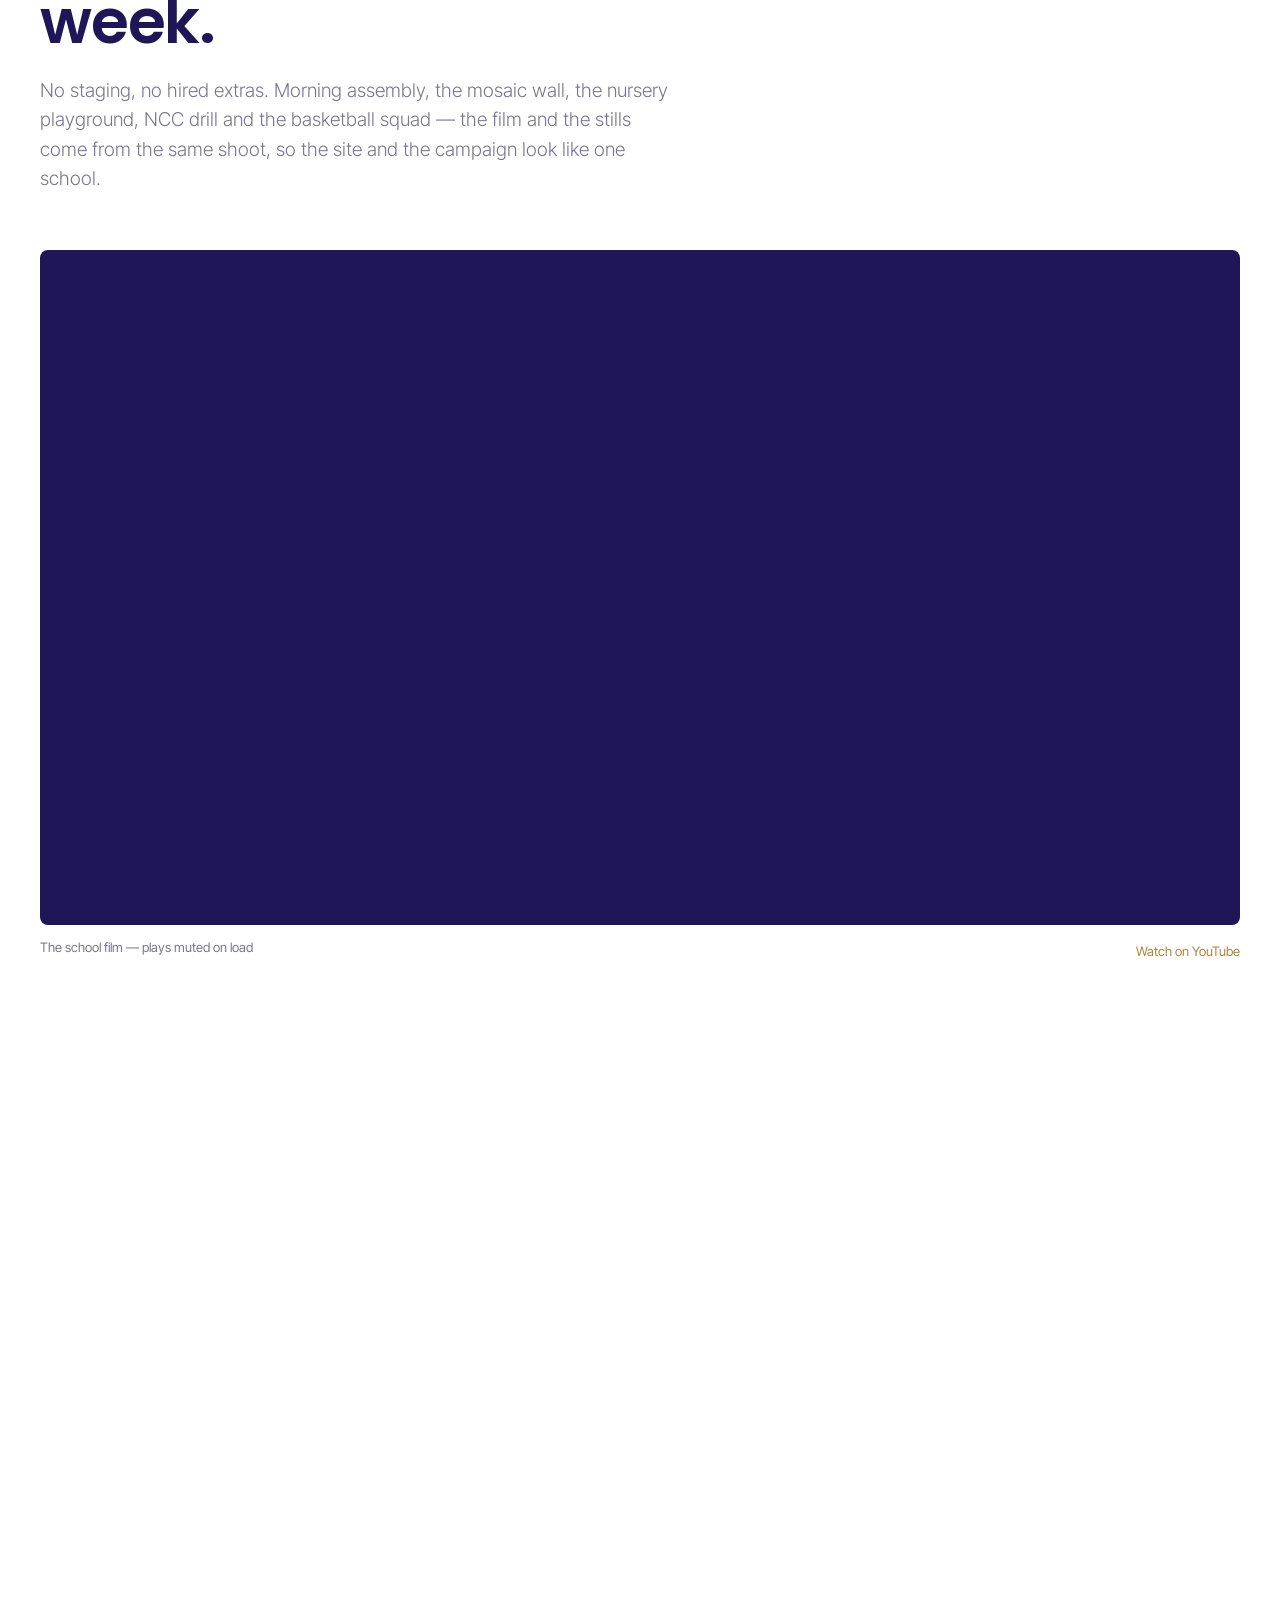
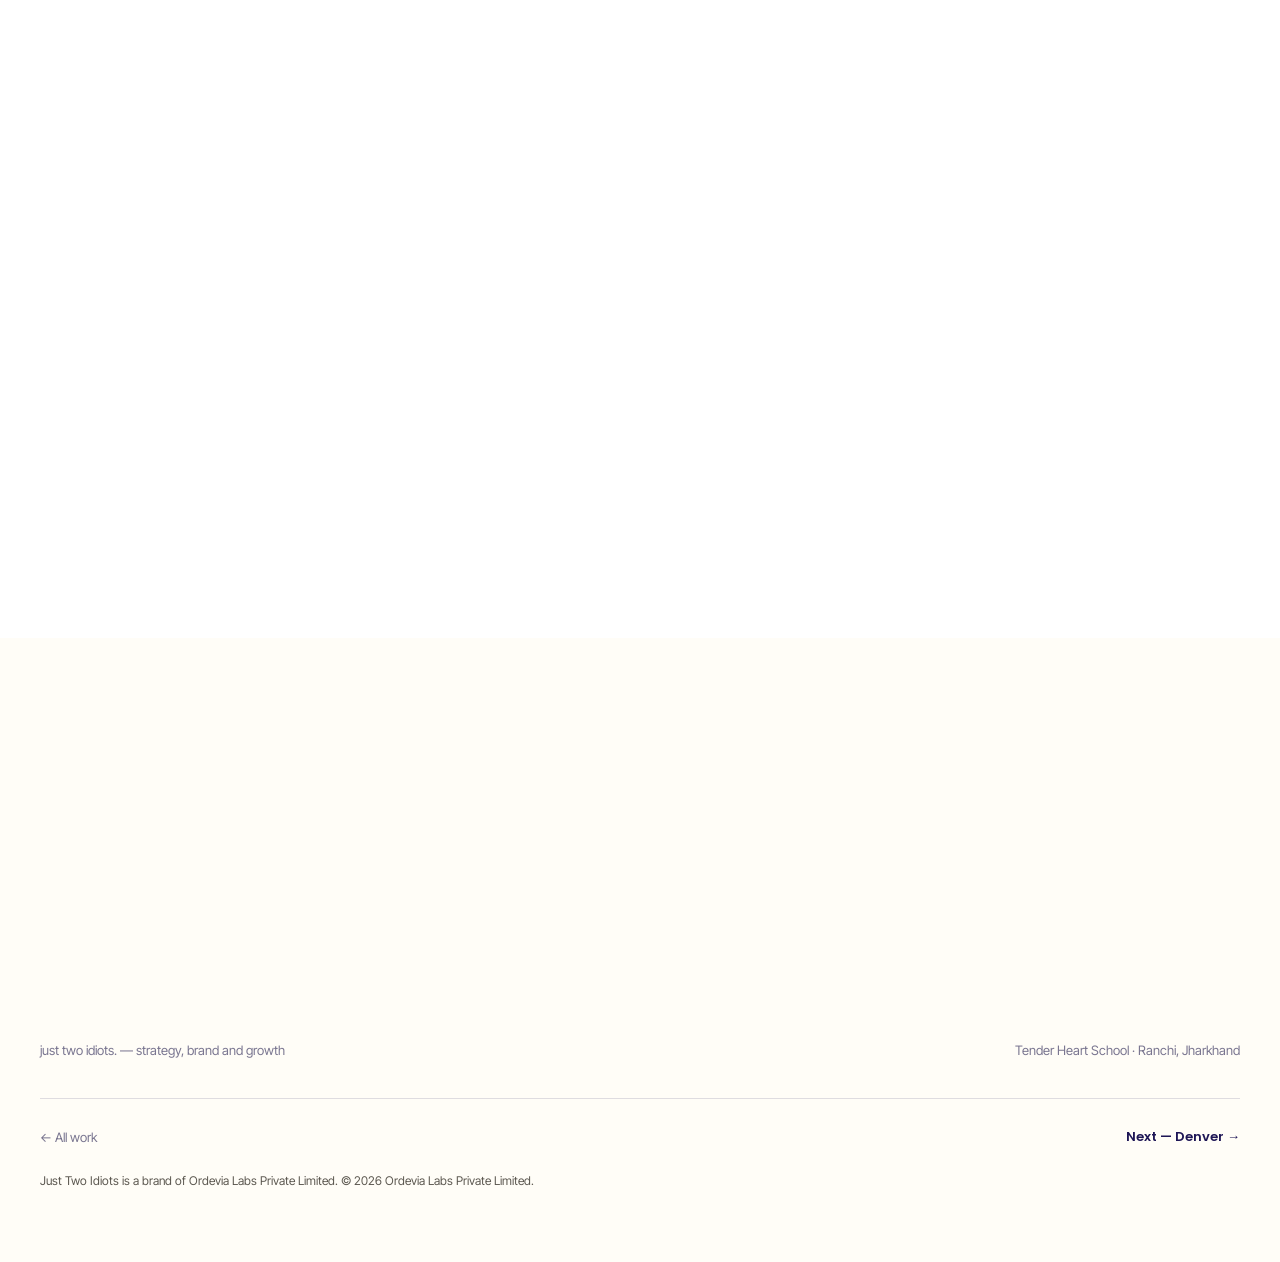
<file: work/tenderheartschool.html>
<!DOCTYPE html>
<html lang="en">
<head>
<meta charset="utf-8">
<meta name="viewport" content="width=device-width, initial-scale=1">
<title>Tender Heart School — Case study — Just Two Idiots</title>
<meta name="description" content="A new mark, brand system, website and a term of campus photography and film for Tender Heart School in Ranchi — thirty-five years of history, finally on the record.">
<link rel="icon" href="../favicon.svg?v=1787814310" type="image/svg+xml">
<link rel="preconnect" href="https://fonts.googleapis.com">
<link rel="preconnect" href="https://fonts.gstatic.com" crossorigin>
<link href="https://fonts.googleapis.com/css2?family=Poppins:wght@400;500;600&family=Inter+Tight:wght@300;400;500&display=swap" rel="stylesheet">
<style>
  body { margin:0; background:#FFFDF7; -webkit-font-smoothing:antialiased; }
  a { color:#A8843C; text-decoration:none; }
  a:hover { color:#1E1656; }
  @keyframes ths-marquee { from { transform:translateX(0); } to { transform:translateX(-50%); } }
  .ths-hov-dark:hover { background:#1E1656 !important; color:#FFFDF7 !important; }
  .ths-hov-warm:hover { background:#A8843C !important; color:#FFFFFF !important; }
</style>
<link rel="stylesheet" href="case-study.css?v=1787814310">
<link rel="canonical" href="https://justtwoidiots.com/work/tenderheartschool">
<meta name="theme-color" content="#FAFAF8">
<meta property="og:type" content="article">
<meta property="og:site_name" content="Just Two Idiots">
<meta property="og:locale" content="en_IN">
<meta property="og:title" content="Tender Heart School — Case study — Just Two Idiots">
<meta property="og:description" content="A new mark, brand system, website and a term of campus photography and film for Tender Heart School in Ranchi — thirty-five years of history, finally on the record.">
<meta property="og:url" content="https://justtwoidiots.com/work/tenderheartschool">
<meta property="og:image" content="https://justtwoidiots.com/assets/og/tenderheartschool.jpg">
<meta property="og:image:width" content="1200">
<meta property="og:image:height" content="630">
<meta property="og:image:alt" content="Tender Heart School campus and new identity">
<meta name="twitter:card" content="summary_large_image">
<meta name="twitter:title" content="Tender Heart School — Case study — Just Two Idiots">
<meta name="twitter:description" content="A new mark, brand system, website and a term of campus photography and film for Tender Heart School in Ranchi — thirty-five years of history, finally on the record.">
<meta name="twitter:image" content="https://justtwoidiots.com/assets/og/tenderheartschool.jpg">
<script type="application/ld+json">{"@context":"https://schema.org","@graph":[{"@type":"CreativeWork","url":"https://justtwoidiots.com/work/tenderheartschool","name":"Tender Heart School","headline":"Tender Heart School","description":"A new mark, brand system, website and a term of campus photography and film for Tender Heart School in Ranchi — thirty-five years of history, finally on the record.","image":"https://justtwoidiots.com/assets/og/tenderheartschool.jpg","about":"School brand and website","creator":{"@id":"https://justtwoidiots.com/#studio"},"isPartOf":{"@id":"https://justtwoidiots.com/#website"},"keywords":"Logo & identity, Brand system, Website design, Photography & film","availableLanguage":"en"},{"@type":"BreadcrumbList","itemListElement":[{"@type":"ListItem","position":1,"name":"Home","item":"https://justtwoidiots.com/"},{"@type":"ListItem","position":2,"name":"Work","item":"https://justtwoidiots.com/#work"},{"@type":"ListItem","position":3,"name":"Tender Heart School"}]}]}</script>
</head>
<body>

<div style="background:#FFFDF7; color:#1E1656; font-family:'Inter Tight',system-ui,sans-serif;">

  <div style="position:sticky; top:0; z-index:50; backdrop-filter:blur(14px); background:rgba(255,253,247,0.88); border-bottom:1px solid rgba(30,22,86,0.1);">
    <div style="max-width:1280px; margin:0 auto; padding:16px 40px; display:flex; align-items:center; justify-content:space-between; gap:24px;">
      <a href="../" style="font-family:'Poppins',sans-serif; font-weight:600; font-size:16px; white-space:nowrap; color:#1E1656;">just two idiots.</a>
      <div style="display:flex; align-items:center; gap:10px;">
        <a href="./prakshi" class="ths-hov-dark" style="border:1px solid rgba(30,22,86,0.24); border-radius:999px; padding:9px 18px; font-size:13px; color:#1E1656; white-space:nowrap; transition:background 0.25s, color 0.25s;">Previous work</a>
        <a href="https://tenderheartschool.com" class="ths-hov-warm" style="background:#1E1656; color:#FFFDF7; border-radius:999px; padding:10px 18px; font-size:13px; white-space:nowrap; transition:background 0.25s, color 0.25s;">Visit site</a>
      </div>
    </div>
  </div>

  <section style="max-width:1280px; margin:0 auto; padding:96px 40px 72px;">
    <div data-reveal style="opacity:0; transform:translateY(28px); transition:opacity 0.8s ease, transform 0.8s cubic-bezier(0.2,0.7,0.2,1);">
      <div style="display:flex; align-items:center; gap:14px; font-size:12px; letter-spacing:0.18em; text-transform:uppercase; color:#A8843C;">
        <span style="width:34px; height:1px; background:#A8843C; display:inline-block;"></span>
        <span>Selected work &mdash; 2026</span>
      </div>
      <h1 style="font-family:'Poppins',sans-serif; font-weight:600; font-size:clamp(44px,7.4vw,116px); line-height:0.98; letter-spacing:-0.02em; margin:26px 0 0;">TENDER HEART<br />SCHOOL</h1>
      <div style="font-family:'Poppins',sans-serif; font-weight:400; font-size:clamp(13px,1.4vw,17px); letter-spacing:0.34em; text-transform:uppercase; color:#7A7690; margin-top:18px;">Ranchi, Jharkhand &mdash; est. 1989</div>
    </div>

    <div data-reveal style="opacity:0; transform:translateY(28px); transition:opacity 0.8s ease 0.12s, transform 0.8s cubic-bezier(0.2,0.7,0.2,1) 0.12s; display:grid; grid-template-columns:minmax(0,1.5fr) minmax(0,1fr); gap:56px; margin-top:64px; align-items:start;">
      <p style="font-size:clamp(19px,2vw,26px); line-height:1.45; margin:0; max-width:34ch; text-wrap:pretty; font-weight:300;">A school with thirty-five years of history and no way to show it. We rebuilt the whole brand from scratch &mdash; <em style="font-style:normal; color:#A8843C;">new mark, new identity, new website, and a term&rsquo;s worth of photography and film shot on campus.</em></p>
      <div style="display:grid; grid-template-columns:1fr 1fr; gap:28px 24px;">
        <div><div style="font-size:11px; letter-spacing:0.16em; text-transform:uppercase; color:#7A7690; margin-bottom:8px;">Client</div><div style="font-size:15px; line-height:1.6;">Tender Heart Sr. Sec.<br />School, Ranchi</div></div>
        <div><div style="font-size:11px; letter-spacing:0.16em; text-transform:uppercase; color:#7A7690; margin-bottom:8px;">Scale</div><div style="font-size:15px; line-height:1.6;">5,000+ students<br />350+ staff</div></div>
        <div><div style="font-size:11px; letter-spacing:0.16em; text-transform:uppercase; color:#7A7690; margin-bottom:8px;">Scope</div><div style="font-size:15px; line-height:1.6;">Logo &amp; identity<br />Brand system<br />Website design<br />Photography &amp; film</div></div>
        <div><div style="font-size:11px; letter-spacing:0.16em; text-transform:uppercase; color:#7A7690; margin-bottom:8px;">Live</div><div style="font-size:15px; line-height:1.6;"><a href="https://tenderheartschool.com">tenderheartschool.com</a><br />Admissions open</div></div>
      </div>
    </div>

    <div data-reveal style="opacity:0; transition:opacity 0.9s ease; margin-top:64px;">
      <img src="../assets/casestudy/tenderheartschool/ths-assembly-aerial.webp" alt="Aerial view of morning assembly at Tender Heart School" style="width:100%; display:block;" srcset="../assets/casestudy/tenderheartschool/ths-assembly-aerial-800.webp 800w, ../assets/casestudy/tenderheartschool/ths-assembly-aerial.webp 1600w" sizes="(max-width: 860px) 100vw, 1280px" width="1600" height="899" fetchpriority="high" decoding="async">
    </div>
  </section>

  <div style="background:#A8843C; color:#FFFFFF; overflow:hidden; padding:18px 0;">
    <div style="display:flex; width:max-content; animation:ths-marquee 38s linear infinite; font-family:'Poppins',sans-serif; font-weight:500; font-size:15px; letter-spacing:0.06em; white-space:nowrap;">
      <span style="padding-right:36px;">Admissions Now Open</span><span style="padding-right:36px; opacity:0.7;">&#9670;</span>
      <span style="padding-right:36px;">Admissions Now Open</span><span style="padding-right:36px; opacity:0.7;">&#9670;</span>
      <span style="padding-right:36px;">Admissions Now Open</span><span style="padding-right:36px; opacity:0.7;">&#9670;</span>
      <span style="padding-right:36px;">Admissions Now Open</span><span style="padding-right:36px; opacity:0.7;">&#9670;</span>
      <span style="padding-right:36px;">Admissions Now Open</span><span style="padding-right:36px; opacity:0.7;">&#9670;</span>
      <span style="padding-right:36px;">Admissions Now Open</span><span style="padding-right:36px; opacity:0.7;">&#9670;</span>
      <span style="padding-right:36px;">Admissions Now Open</span><span style="padding-right:36px; opacity:0.7;">&#9670;</span>
      <span style="padding-right:36px;">Admissions Now Open</span><span style="padding-right:36px; opacity:0.7;">&#9670;</span>
    </div>
  </div>

  <section style="max-width:1280px; margin:0 auto; padding:104px 40px;">
    <div data-reveal style="opacity:0; transform:translateY(28px); transition:opacity 0.8s ease, transform 0.8s cubic-bezier(0.2,0.7,0.2,1);">
      <div style="display:flex; align-items:baseline; gap:18px; margin-bottom:34px;">
        <span style="font-family:'Poppins',sans-serif; font-weight:600; font-size:14px; color:#A8843C;">01</span>
        <span style="font-size:12px; letter-spacing:0.18em; text-transform:uppercase; color:#7A7690;">The new mark</span>
      </div>
      <h2 style="font-family:'Poppins',sans-serif; font-weight:600; font-size:clamp(32px,4.6vw,60px); line-height:1.08; letter-spacing:-0.02em; margin:0; max-width:24ch;">A tree, a heart and a lamp in one shape.</h2>
      <p style="font-size:clamp(16px,1.5vw,19px); line-height:1.55; font-weight:300; color:#7A7690; margin:20px 0 0; max-width:56ch;">The old crest was a dense circular seal that fell apart below an inch. The new mark reads the same at gate-sign size and at favicon size: branches forming a heart, a gold flame on a torch, and the school&rsquo;s Sanskrit motto set beneath it.</p>
    </div>

    <div data-reveal style="opacity:0; transform:translateY(28px); transition:opacity 0.8s ease, transform 0.8s cubic-bezier(0.2,0.7,0.2,1); display:grid; grid-template-columns:minmax(0,1.2fr) minmax(0,1fr); gap:20px; margin-top:56px;">
      <div style="background:#FFFFFF; border:1px solid rgba(30,22,86,0.08); border-radius:12px; padding:48px; display:flex; align-items:center; justify-content:center;">
        <img src="../assets/casestudy/tenderheartschool/ths-logo-full.webp" alt="Tender Heart School primary logo with Sanskrit motto" style="width:100%; max-width:360px; display:block;" width="720" height="690" loading="lazy" decoding="async">
      </div>
      <div style="display:grid; grid-template-rows:1fr 1fr; gap:20px;">
        <div style="background:#FFFFFF; border:1px solid rgba(30,22,86,0.08); border-radius:12px; padding:32px; display:flex; align-items:center; justify-content:center;">
          <img src="../assets/casestudy/tenderheartschool/ths-logo-stacked.webp" alt="Stacked Tender Heart School lockup" style="width:100%; max-width:210px; display:block;" width="420" height="362" loading="lazy" decoding="async">
        </div>
        <div style="background:#FFFFFF; border:1px solid rgba(30,22,86,0.08); border-radius:12px; padding:32px; display:flex; align-items:center; justify-content:center;">
          <img src="../assets/casestudy/tenderheartschool/ths-logo-mark.webp" alt="THS short-form mark" style="width:100%; max-width:180px; display:block;" width="360" height="360" loading="lazy" decoding="async">
        </div>
      </div>
    </div>

    <div data-reveal style="opacity:0; transform:translateY(28px); transition:opacity 0.8s ease, transform 0.8s cubic-bezier(0.2,0.7,0.2,1); display:grid; grid-template-columns:minmax(0,1fr) minmax(0,1fr); gap:20px; margin-top:20px;">
      <div style="background:#FFFFFF; border:1px solid rgba(30,22,86,0.08); border-radius:12px; padding:40px; display:flex; flex-direction:column; gap:28px;">
        <img src="../assets/casestudy/tenderheartschool/ths-logo-nursery.webp" alt="Tender Heart Nursery School horizontal lockup" style="width:100%; max-width:420px; display:block;" width="800" height="190" loading="lazy" decoding="async">
        <div style="font-size:14px; line-height:1.6; color:#7A7690; max-width:46ch;">A sub-brand for the nursery wing, built from the same mark with a horizontal lockup so it fits a bus panel, a gate board or a letterhead without redrawing anything.</div>
      </div>
      <div style="background:#1E1656; border-radius:12px; padding:40px; color:#FFFDF7; display:flex; flex-direction:column; justify-content:space-between; gap:32px;">
        <div style="font-size:11px; letter-spacing:0.16em; text-transform:uppercase; opacity:0.6;">Motto</div>
        <div>
          <div style="font-family:'Poppins',sans-serif; font-weight:500; font-size:clamp(22px,2.6vw,34px); line-height:1.3;">&#2357;&#2367;&#2342;&#2381;&#2351;&#2366;&#2343;&#2344;&#2306; &#2360;&#2352;&#2381;&#2357;&#2343;&#2344;&#2306; &#2346;&#2381;&#2352;&#2343;&#2366;&#2344;&#2306;</div>
          <div style="font-size:14px; opacity:0.7; margin-top:12px; max-width:38ch;">Set in Devanagari under the wordmark rather than translated away &mdash; it is the line the school has used since 1989.</div>
        </div>
      </div>
    </div>

    <div data-reveal style="opacity:0; transform:translateY(28px); transition:opacity 0.8s ease, transform 0.8s cubic-bezier(0.2,0.7,0.2,1); margin-top:20px; display:grid; grid-template-columns:repeat(6,minmax(0,1fr)); gap:12px;">
      <div style="background:#1E1656; border-radius:10px; padding:22px; height:170px; display:flex; flex-direction:column; justify-content:flex-end; color:#FFFDF7;"><div style="font-size:14px; font-weight:500;">Indigo</div><div style="font-size:12px; opacity:0.6; margin-top:2px;">#1E1656</div></div>
      <div style="background:#A8843C; border-radius:10px; padding:22px; height:170px; display:flex; flex-direction:column; justify-content:flex-end; color:#FFFFFF;"><div style="font-size:14px; font-weight:500;">Flame Gold</div><div style="font-size:12px; opacity:0.8; margin-top:2px;">#A8843C</div></div>
      <div style="background:#FFFDF7; border:1px solid rgba(30,22,86,0.14); border-radius:10px; padding:22px; height:170px; display:flex; flex-direction:column; justify-content:flex-end;"><div style="font-size:14px; font-weight:500;">Paper</div><div style="font-size:12px; color:#7A7690; margin-top:2px;">#FFFDF7</div></div>
      <div style="background:#4B7A63; border-radius:10px; padding:22px; height:170px; display:flex; flex-direction:column; justify-content:flex-end; color:#FFFFFF;"><div style="font-size:14px; font-weight:500;">Sage</div><div style="font-size:12px; opacity:0.8; margin-top:2px;">#4B7A63</div></div>
      <div style="background:#E8B424; border-radius:10px; padding:22px; height:170px; display:flex; flex-direction:column; justify-content:flex-end;"><div style="font-size:14px; font-weight:500;">Uniform Yellow</div><div style="font-size:12px; opacity:0.75; margin-top:2px;">#E8B424</div></div>
      <div style="background:#EDEAFB; border-radius:10px; padding:22px; height:170px; display:flex; flex-direction:column; justify-content:flex-end;"><div style="font-size:14px; font-weight:500;">Tint</div><div style="font-size:12px; color:#7A7690; margin-top:2px;">#EDEAFB</div></div>
    </div>

    <div data-reveal style="opacity:0; transform:translateY(28px); transition:opacity 0.8s ease, transform 0.8s cubic-bezier(0.2,0.7,0.2,1); margin-top:20px; display:grid; grid-template-columns:minmax(0,1fr) minmax(0,1fr); gap:20px;">
      <div style="background:#FFFFFF; border:1px solid rgba(30,22,86,0.08); border-radius:12px; padding:40px 44px;">
        <div style="font-size:11px; letter-spacing:0.16em; text-transform:uppercase; color:#7A7690; margin-bottom:22px;">Display &mdash; Poppins</div>
        <div style="font-family:'Poppins',sans-serif; font-weight:600; font-size:clamp(38px,5vw,64px); line-height:0.95; letter-spacing:-0.03em; white-space:nowrap;">Aa Rg</div>
        <div style="font-size:14px; color:#7A7690; margin-top:24px; max-width:42ch; line-height:1.6;">Section titles, house names and every heading on the site. Geometric and round, to match the circles in the mark.</div>
      </div>
      <div style="background:#FFFFFF; border:1px solid rgba(30,22,86,0.08); border-radius:12px; padding:40px 44px;">
        <div style="font-size:11px; letter-spacing:0.16em; text-transform:uppercase; color:#7A7690; margin-bottom:22px;">Text &mdash; Inter Tight</div>
        <div style="font-weight:500; font-size:clamp(38px,5vw,64px); line-height:0.95; letter-spacing:-0.03em; white-space:nowrap;">Aa Rg</div>
        <div style="font-size:14px; line-height:1.6; color:#7A7690; margin-top:24px; max-width:42ch;">Prospectus copy, admission notices, circulars and long-form pages.</div>
      </div>
    </div>
  </section>

  <section style="background:#1E1656; color:#FFFDF7; padding:104px 0;">
    <div style="max-width:1280px; margin:0 auto; padding:0 40px;">
      <div data-reveal style="opacity:0; transform:translateY(28px); transition:opacity 0.8s ease, transform 0.8s cubic-bezier(0.2,0.7,0.2,1);">
        <div style="display:flex; align-items:baseline; gap:18px; margin-bottom:34px;">
          <span style="font-family:'Poppins',sans-serif; font-weight:600; font-size:14px; color:#E8B424;">02</span>
          <span style="font-size:12px; letter-spacing:0.18em; text-transform:uppercase; opacity:0.65;">The website</span>
        </div>
        <h2 style="font-family:'Poppins',sans-serif; font-weight:600; font-size:clamp(32px,4.8vw,64px); line-height:1.08; letter-spacing:-0.02em; margin:0; max-width:22ch;">A classroom on the homepage, not a stock photo.</h2>
        <p style="font-size:clamp(16px,1.5vw,20px); line-height:1.55; font-weight:300; margin:24px 0 0; max-width:58ch; opacity:0.8;">The site opens on footage from the school &mdash; real children, real classroom, filmed the week we shot the campaign. An admissions ticker runs above and below it, because that is the one thing a visiting parent is looking for.</p>
      </div>

      <div data-reveal style="opacity:0; transform:translateY(28px); transition:opacity 0.8s ease, transform 0.8s cubic-bezier(0.2,0.7,0.2,1); margin-top:56px;">
        <img src="../assets/casestudy/tenderheartschool/ths-site-hero.webp" alt="Tender Heart School homepage hero" style="width:100%; display:block; border-radius:8px;" srcset="../assets/casestudy/tenderheartschool/ths-site-hero-800.webp 800w, ../assets/casestudy/tenderheartschool/ths-site-hero.webp 1600w" sizes="(max-width: 860px) 100vw, 1280px" width="1600" height="925" loading="lazy" decoding="async">
        <div style="display:grid; grid-template-columns:repeat(3,minmax(0,1fr)); gap:20px; margin-top:24px;">
          <div><div style="font-family:'Poppins',sans-serif; font-weight:500; font-size:17px;">Indigo bar, gold button</div><div style="font-size:14px; line-height:1.6; opacity:0.7; margin-top:6px;">Five links and one Admissions button. The nav is the same on every page and never changes size.</div></div>
          <div><div style="font-family:'Poppins',sans-serif; font-weight:500; font-size:17px;">Mark as watermark</div><div style="font-size:14px; line-height:1.6; opacity:0.7; margin-top:6px;">The tree sits in the top-right corner of the video at low opacity, which is the only place the logo repeats.</div></div>
          <div><div style="font-family:'Poppins',sans-serif; font-weight:500; font-size:17px;">Ticker top and bottom</div><div style="font-size:14px; line-height:1.6; opacity:0.7; margin-top:6px;">Admissions Now Open scrolls in gold above and below the fold, in the school&rsquo;s own type.</div></div>
        </div>
      </div>

      <div data-reveal style="opacity:0; transform:translateY(28px); transition:opacity 0.8s ease, transform 0.8s cubic-bezier(0.2,0.7,0.2,1); margin-top:72px; display:grid; grid-template-columns:minmax(0,1fr); gap:20px;">
        <img src="../assets/casestudy/tenderheartschool/ths-site-ethos.webp" alt="Ethos section and statistics band on the website" style="width:100%; display:block; border-radius:8px;" srcset="../assets/casestudy/tenderheartschool/ths-site-ethos-800.webp 800w, ../assets/casestudy/tenderheartschool/ths-site-ethos.webp 1600w" sizes="(max-width: 860px) 100vw, 1280px" width="1600" height="661" loading="lazy" decoding="async">
        <div style="display:grid; grid-template-columns:minmax(0,1fr) minmax(0,1fr); gap:24px;">
          <div>
            <div style="font-family:'Poppins',sans-serif; font-weight:500; font-size:20px;">Four principles around the mark</div>
            <div style="font-size:15px; line-height:1.65; opacity:0.75; margin-top:8px; max-width:46ch;">Rooted in Values, Pursuit of Excellence, Growth with Purpose, Legacy in Motion &mdash; two either side of the logo, so the mark carries the section instead of an illustration.</div>
          </div>
          <div>
            <div style="font-family:'Poppins',sans-serif; font-weight:500; font-size:20px;">The numbers, once</div>
            <div style="font-size:15px; line-height:1.65; opacity:0.75; margin-top:8px; max-width:46ch;">34,500 lives impacted, 60 countries, 5,000 students, 350 staff. Stated in a single indigo band and never repeated elsewhere on the site.</div>
          </div>
        </div>
      </div>

      <div data-reveal style="opacity:0; transform:translateY(28px); transition:opacity 0.8s ease, transform 0.8s cubic-bezier(0.2,0.7,0.2,1); margin-top:72px; display:grid; grid-template-columns:minmax(0,1fr) minmax(0,1fr); gap:20px; align-items:start;">
        <div>
          <img src="../assets/casestudy/tenderheartschool/ths-site-journey.webp" alt="Our Journey before and after slider" style="width:100%; display:block; border-radius:8px;" srcset="../assets/casestudy/tenderheartschool/ths-site-journey-800.webp 800w, ../assets/casestudy/tenderheartschool/ths-site-journey.webp 1448w" sizes="(max-width: 860px) 100vw, 724px" width="1448" height="608" loading="lazy" decoding="async">
          <div style="font-family:'Poppins',sans-serif; font-weight:500; font-size:18px; margin-top:16px;">1989 beside today</div>
          <div style="font-size:14px; line-height:1.65; opacity:0.7; margin-top:6px;">A draggable before/after: the rented classroom the school started in, against the campus that now holds 5,000 students.</div>
        </div>
        <div>
          <img src="../assets/casestudy/tenderheartschool/ths-site-universities.webp" alt="Universities students have been admitted to" style="width:100%; display:block; border-radius:8px;" srcset="../assets/casestudy/tenderheartschool/ths-site-universities-800.webp 800w, ../assets/casestudy/tenderheartschool/ths-site-universities.webp 1448w" sizes="(max-width: 860px) 100vw, 724px" width="1448" height="298" loading="lazy" decoding="async">
          <div style="font-family:'Poppins',sans-serif; font-weight:500; font-size:18px; margin-top:16px;">Proof, in logos</div>
          <div style="font-size:14px; line-height:1.65; opacity:0.7; margin-top:6px;">National and international admissions split by a toggle, running as a slow marquee so the row never looks short.</div>
        </div>
      </div>

      <div data-reveal style="opacity:0; transform:translateY(28px); transition:opacity 0.8s ease, transform 0.8s cubic-bezier(0.2,0.7,0.2,1); margin-top:72px;">
        <img src="../assets/casestudy/tenderheartschool/ths-site-admissions.webp" alt="Admissions Open call to action" style="width:100%; display:block; border-radius:8px;" srcset="../assets/casestudy/tenderheartschool/ths-site-admissions-800.webp 800w, ../assets/casestudy/tenderheartschool/ths-site-admissions.webp 1600w" sizes="(max-width: 860px) 100vw, 1280px" width="1600" height="341" loading="lazy" decoding="async">
        <div style="font-size:13px; opacity:0.6; margin-top:12px;">Two buttons, two entry points &mdash; junior and class XI &mdash; against the tree drawn as a pale background pattern.</div>
      </div>
    </div>
  </section>

  <section style="max-width:1280px; margin:0 auto; padding:104px 40px;">
    <div data-reveal style="opacity:0; transform:translateY(28px); transition:opacity 0.8s ease, transform 0.8s cubic-bezier(0.2,0.7,0.2,1);">
      <div style="display:flex; align-items:baseline; gap:18px; margin-bottom:34px;">
        <span style="font-family:'Poppins',sans-serif; font-weight:600; font-size:14px; color:#A8843C;">03</span>
        <span style="font-size:12px; letter-spacing:0.18em; text-transform:uppercase; color:#7A7690;">House system</span>
      </div>
      <h2 style="font-family:'Poppins',sans-serif; font-weight:600; font-size:clamp(32px,4.6vw,60px); line-height:1.08; letter-spacing:-0.02em; margin:0; max-width:24ch;">Six houses, six banners, one pattern.</h2>
      <p style="font-size:clamp(16px,1.5vw,19px); line-height:1.55; font-weight:300; color:#7A7690; margin:20px 0 0; max-width:58ch;">Nishtha, Sadbhavna, Veer, Dheer, Gyaan and Srijan each got a colour and a named value. The banner shape is drawn once and recoloured, with the tree pattern embossed into the field &mdash; so a new house can be added without new artwork.</p>
    </div>

    <div data-reveal style="opacity:0; transform:translateY(28px); transition:opacity 0.8s ease, transform 0.8s cubic-bezier(0.2,0.7,0.2,1); margin-top:48px;">
      <img src="../assets/casestudy/tenderheartschool/ths-site-houses.webp" alt="House system page with six house banners" style="width:100%; display:block; border-radius:8px; border:1px solid rgba(30,22,86,0.1);" srcset="../assets/casestudy/tenderheartschool/ths-site-houses-800.webp 800w, ../assets/casestudy/tenderheartschool/ths-site-houses.webp 1600w" sizes="(max-width: 860px) 100vw, 1282px" width="1600" height="900" loading="lazy" decoding="async">
    </div>

    <div data-reveal style="opacity:0; transform:translateY(28px); transition:opacity 0.8s ease, transform 0.8s cubic-bezier(0.2,0.7,0.2,1); display:grid; grid-template-columns:repeat(3,minmax(0,1fr)); gap:20px; margin-top:24px;">
      <div><div style="font-family:'Poppins',sans-serif; font-weight:500; font-size:17px;">Colour carries the meaning</div><div style="font-size:14px; line-height:1.6; color:#7A7690; margin-top:6px;">Purple for sincerity, orange for harmony, red for courage. The copy explains the colour rather than the crest.</div></div>
      <div><div style="font-family:'Poppins',sans-serif; font-weight:500; font-size:17px;">Printable as flags</div><div style="font-size:14px; line-height:1.6; color:#7A7690; margin-top:6px;">The same artwork goes to fabric for assembly and sports day, which is why the shape is a pennant and not a card.</div></div>
      <div><div style="font-family:'Poppins',sans-serif; font-weight:500; font-size:17px;">Names in Devanagari roots</div><div style="font-size:14px; line-height:1.6; color:#7A7690; margin-top:6px;">Transliterated, not translated, with the English value underneath in small caps.</div></div>
    </div>
  </section>

  <section style="background:#FFFFFF; padding:104px 0;">
    <div style="max-width:1280px; margin:0 auto; padding:0 40px;">
      <div data-reveal style="opacity:0; transform:translateY(28px); transition:opacity 0.8s ease, transform 0.8s cubic-bezier(0.2,0.7,0.2,1);">
        <div style="display:flex; align-items:baseline; gap:18px; margin-bottom:34px;">
          <span style="font-family:'Poppins',sans-serif; font-weight:600; font-size:14px; color:#A8843C;">04</span>
          <span style="font-size:12px; letter-spacing:0.18em; text-transform:uppercase; color:#7A7690;">Film &amp; photography</span>
        </div>
        <h2 style="font-family:'Poppins',sans-serif; font-weight:600; font-size:clamp(32px,4.8vw,64px); line-height:1.08; letter-spacing:-0.02em; margin:0; max-width:24ch;">Shot over a normal school week.</h2>
        <p style="font-size:clamp(16px,1.5vw,19px); line-height:1.55; font-weight:300; color:#7A7690; margin:20px 0 0; max-width:58ch;">No staging, no hired extras. Morning assembly, the mosaic wall, the nursery playground, NCC drill and the basketball squad &mdash; the film and the stills come from the same shoot, so the site and the campaign look like one school.</p>
      </div>

      <div data-reveal style="opacity:0; transform:translateY(28px); transition:opacity 0.8s ease, transform 0.8s cubic-bezier(0.2,0.7,0.2,1); margin-top:56px;">
        <div style="position:relative; width:100%; aspect-ratio:16/9; background:#1E1656; overflow:hidden; border-radius:8px;">
          <iframe src="https://www.youtube-nocookie.com/embed/zmFRbHPj8lI?autoplay=1&amp;mute=1&amp;loop=1&amp;playlist=zmFRbHPj8lI&amp;playsinline=1&amp;rel=0&amp;modestbranding=1" title="Tender Heart School brand film" allow="autoplay; encrypted-media; picture-in-picture" allowfullscreen style="position:absolute; inset:0; width:100%; height:100%; border:0; display:block;"></iframe>
        </div>
        <div style="display:flex; justify-content:space-between; gap:24px; flex-wrap:wrap; margin-top:14px; font-size:13px; color:#7A7690;">
          <div>The school film &mdash; plays muted on load</div>
          <div><a href="https://youtu.be/zmFRbHPj8lI">Watch on YouTube</a></div>
        </div>
      </div>

      <div data-reveal style="opacity:0; transform:translateY(28px); transition:opacity 0.8s ease, transform 0.8s cubic-bezier(0.2,0.7,0.2,1); display:grid; grid-template-columns:minmax(0,1.3fr) minmax(0,1fr); gap:16px; margin-top:24px;">
        <img src="../assets/casestudy/tenderheartschool/ths-gate.webp" alt="Students walking through the school gate" style="width:100%; height:100%; object-fit:cover; display:block;" srcset="../assets/casestudy/tenderheartschool/ths-gate-800.webp 800w, ../assets/casestudy/tenderheartschool/ths-gate.webp 1448w" sizes="(max-width: 860px) 100vw, 724px" width="1448" height="1088" loading="lazy" decoding="async">
        <img src="../assets/casestudy/tenderheartschool/ths-assembly-hall.webp" alt="Morning assembly in the central atrium" style="width:100%; height:100%; object-fit:cover; display:block;" srcset="../assets/casestudy/tenderheartschool/ths-assembly-hall-800.webp 800w, ../assets/casestudy/tenderheartschool/ths-assembly-hall.webp 1448w" sizes="(max-width: 860px) 100vw, 724px" width="1448" height="1074" loading="lazy" decoding="async">
      </div>

      <div data-reveal style="opacity:0; transform:translateY(28px); transition:opacity 0.8s ease, transform 0.8s cubic-bezier(0.2,0.7,0.2,1); display:grid; grid-template-columns:repeat(3,minmax(0,1fr)); gap:16px; margin-top:16px;">
        <img src="../assets/casestudy/tenderheartschool/ths-mosaic.webp" alt="Mosaic mural on the curved facade" style="width:100%; height:100%; object-fit:cover; display:block;" width="832" height="468" loading="lazy" decoding="async">
        <img src="../assets/casestudy/tenderheartschool/ths-seesaw.webp" alt="Two nursery children on a seesaw" style="width:100%; height:100%; object-fit:cover; display:block;" width="832" height="468" loading="lazy" decoding="async">
        <img src="../assets/casestudy/tenderheartschool/ths-playground.webp" alt="Nursery playground beside the orange block" style="width:100%; height:100%; object-fit:cover; display:block;" width="832" height="468" loading="lazy" decoding="async">
      </div>

      <div data-reveal style="opacity:0; transform:translateY(28px); transition:opacity 0.8s ease, transform 0.8s cubic-bezier(0.2,0.7,0.2,1); display:grid; grid-template-columns:repeat(3,minmax(0,1fr)); gap:16px; margin-top:16px;">
        <img src="../assets/casestudy/tenderheartschool/ths-ncc-portrait.webp" alt="NCC cadet portrait in black and white" style="width:100%; height:100%; object-fit:cover; display:block;" width="832" height="624" loading="lazy" decoding="async">
        <img src="../assets/casestudy/tenderheartschool/ths-ncc-parade.webp" alt="NCC cadets on parade in front of the school" style="width:100%; height:100%; object-fit:cover; display:block;" width="832" height="624" loading="lazy" decoding="async">
        <img src="../assets/casestudy/tenderheartschool/ths-basketball.webp" alt="School basketball squad on the court" style="width:100%; height:100%; object-fit:cover; display:block;" width="832" height="624" loading="lazy" decoding="async">
      </div>

      <div data-reveal style="opacity:0; transform:translateY(28px); transition:opacity 0.8s ease, transform 0.8s cubic-bezier(0.2,0.7,0.2,1); display:grid; grid-template-columns:repeat(3,minmax(0,1fr)); gap:20px; margin-top:24px;">
        <div><div style="font-family:'Poppins',sans-serif; font-weight:500; font-size:17px;">One camera, one week</div><div style="font-size:14px; line-height:1.6; color:#7A7690; margin-top:6px;">Assembly to last bell. The library the school now draws on for circulars, admissions creatives and the prospectus.</div></div>
        <div><div style="font-family:'Poppins',sans-serif; font-weight:500; font-size:17px;">Uniform as palette</div><div style="font-size:14px; line-height:1.6; color:#7A7690; margin-top:6px;">Yellow and navy are already on every child, so the brand colours were chosen to sit with them rather than against them.</div></div>
        <div><div style="font-family:'Poppins',sans-serif; font-weight:500; font-size:17px;">Black and white for portraits</div><div style="font-size:14px; line-height:1.6; color:#7A7690; margin-top:6px;">Individual students are treated in mono, which keeps a single face from competing with the colour of the campus.</div></div>
      </div>
    </div>
  </section>

  <section style="max-width:1280px; margin:0 auto; padding:104px 40px 0;">
    <div data-reveal style="opacity:0; transform:translateY(28px); transition:opacity 0.8s ease, transform 0.8s cubic-bezier(0.2,0.7,0.2,1); display:grid; grid-template-columns:repeat(4,minmax(0,1fr)); gap:20px;">
      <div><div style="font-family:'Poppins',sans-serif; font-weight:600; font-size:clamp(30px,3.6vw,50px); letter-spacing:-0.02em;">4</div><div style="font-size:14px; color:#7A7690; margin-top:4px;">logo lockups, one mark</div></div>
      <div><div style="font-family:'Poppins',sans-serif; font-weight:600; font-size:clamp(30px,3.6vw,50px); letter-spacing:-0.02em;">6</div><div style="font-size:14px; color:#7A7690; margin-top:4px;">house banners from one shape</div></div>
      <div><div style="font-family:'Poppins',sans-serif; font-weight:600; font-size:clamp(30px,3.6vw,50px); letter-spacing:-0.02em;">1</div><div style="font-size:14px; color:#7A7690; margin-top:4px;">shoot for site, film and print</div></div>
      <div><div style="font-family:'Poppins',sans-serif; font-weight:600; font-size:clamp(30px,3.6vw,50px); letter-spacing:-0.02em;">35</div><div style="font-size:14px; color:#7A7690; margin-top:4px;">years, finally on the record</div></div>
    </div>
  </section>

  <footer style="max-width:1280px; margin:0 auto; padding:80px 40px 72px;">
    <div data-reveal style="opacity:0; transform:translateY(28px); transition:opacity 0.8s ease, transform 0.8s cubic-bezier(0.2,0.7,0.2,1); display:flex; justify-content:space-between; align-items:flex-end; gap:40px; flex-wrap:wrap; padding-bottom:44px; border-bottom:1px solid rgba(30,22,86,0.14);">
      <div style="font-family:'Poppins',sans-serif; font-weight:600; font-size:clamp(30px,4.4vw,58px); line-height:1.06; letter-spacing:-0.02em; max-width:20ch;">Want this for your brand?</div>
      <div style="display:flex; gap:12px; flex-wrap:wrap;">
        <a href="https://tenderheartschool.com" class="ths-hov-dark" style="border:1px solid rgba(30,22,86,0.28); border-radius:999px; padding:15px 26px; font-size:14px; color:#1E1656; transition:background 0.25s, color 0.25s;">See it live</a>
        <a href="tel:+917788990166" class="ths-hov-dark" style="background:#A8843C; color:#FFFFFF; border-radius:999px; padding:16px 28px; font-size:14px; transition:background 0.25s, color 0.25s;">Start a project</a>
      </div>
    </div>
    <div style="display:flex; justify-content:space-between; gap:24px; flex-wrap:wrap; padding-top:26px; font-size:13px; color:#7A7690;">
      <div>just two idiots. &mdash; strategy, brand and growth</div>
      <div>Tender Heart School &middot; Ranchi, Jharkhand</div>
    </div>
    <div style="display:flex; align-items:center; justify-content:space-between; margin-top:40px; padding-top:26px; border-top:1px solid rgba(30,22,86,0.14); font-size:13px;">
      <a href="../#work" style="color:#7A7690;">&larr; All work</a>
      <a href="./denver" style="display:flex; align-items:center; gap:8px; font-family:'Poppins',sans-serif; font-weight:600; color:#1E1656;">Next &mdash; Denver &rarr;</a>
    </div>
    <div style="margin-top:22px; font-size:12px; line-height:1.6; color:#5C5850;">Just Two Idiots is a brand of Ordevia Labs Private Limited. &copy; 2026 Ordevia Labs Private Limited.</div>
  </footer>
</div>

<script>
(function(){
  var nodes = Array.prototype.slice.call(document.querySelectorAll('[data-reveal]'));
  var show = function(el){ el.style.opacity = '1'; el.style.transform = 'none'; };
  if (!('IntersectionObserver' in window)) { nodes.forEach(show); return; }
  var io = new IntersectionObserver(function(entries){
    entries.forEach(function(e){ if (e.isIntersecting) { show(e.target); io.unobserve(e.target); } });
  }, { rootMargin: '0px 0px -10% 0px', threshold: 0.08 });
  nodes.forEach(function(n){
    var r = n.getBoundingClientRect();
    if (r.top < window.innerHeight) show(n); else io.observe(n);
  });
  setTimeout(function(){ document.querySelectorAll('[data-reveal]').forEach(show); }, 4000);
})();
</script>
</body>
</html>
</file>
<file: style.css>
/* Just Two Idiots — homepage styles */

* { box-sizing: border-box; }

/* One source of truth for the page gutter. The full-bleed sections (Academy,
   the footer, the carousel) pull themselves out by exactly this much, so the
   gutter can shrink per breakpoint without any of them hanging past the
   viewport edge — that mismatch (-56px pull against a 24px gutter) is what
   used to bleed 32px each side and force the page sideways. */
:root { --gutter: 56px; }

body {
  margin: 0;
  background: #FAFAF8;
  color: #0A0A0A;
  font-family: 'Inter', sans-serif;
  /* Backstop only — every overflow below is fixed at its source. `clip`
     rather than `hidden` so it never creates a scroll container. */
  overflow-x: clip;
}

a { color: #0A0A0A; text-decoration: none; }
a:hover { color: #C97A1E; }

::selection { background: #FFFFFF; color: #0A0A0A; }

.wrap {
  max-width: 1440px;
  margin: 0 auto;
  padding: 0 var(--gutter);
}

/* Sections that run edge to edge, cancelling the wrap's gutter exactly. */
.full-bleed {
  margin-left: calc(-1 * var(--gutter));
  margin-right: calc(-1 * var(--gutter));
}

/* Buttons that invert (dark -> white) on hover */
.btn-invert { background: #0A0A0A; color: #FAFAF8; }
.btn-invert:hover { background: #FFFFFF; color: #0A0A0A; }
/* Secondary action: an outline that fills on hover, same shape as the
   primary so the pair reads as one control group. */
.btn-ghost {
  background: transparent;
  color: #0A0A0A;
  box-shadow: inset 0 0 0 1px #CFCCC4;
  transition: box-shadow .25s ease, background .25s ease;
}
.btn-ghost:hover { color: #0A0A0A; background: #FFFFFF; box-shadow: inset 0 0 0 1px #0A0A0A; }

/* ---- Hero ----------------------------------------------------------------
   Statement, the rotating line, then one plain sentence of what the agency
   actually does — the rotator alone flashes each phrase for about a second,
   which is not enough to carry the positioning. */
.hero { padding: 64px 0 44px; text-align: center; }
.hero-eyebrow {
  font-size: 13px;
  letter-spacing: 0.14em;
  text-transform: uppercase;
  color: #8A8A85;
  margin-bottom: 22px;
}
.hero-title {
  font-family: 'Switzer', sans-serif;
  font-weight: 600;
  font-size: clamp(42px, 6.6vw, 88px);
  line-height: 0.98;
  letter-spacing: -0.035em;
  margin: 0 auto 26px;
  max-width: 980px;
}
.hero-lede {
  font-size: clamp(16px, 1.35vw, 18px);
  line-height: 1.6;
  color: #5A5A56;
  max-width: 68ch;
  margin: 0 auto 34px;
  text-wrap: balance;
}
.hero-ctas {
  display: flex;
  justify-content: center;
  flex-wrap: wrap;
  gap: 12px;
}
.hero-cta {
  display: inline-flex;
  align-items: center;
  gap: 10px;
  padding: 14px 28px;
  border-radius: 100px;
  font-size: 15px;
  font-weight: 500;
}
/* Side by side down to a 360px phone; stacked, two pills of different widths
   read as a mistake. */
@media (max-width: 440px) {
  .hero-ctas { gap: 8px; }
  .hero-cta { padding: 13px 17px; font-size: 14.5px; }
}

/* ---- Header — a floating glass pill, fixed on every screen size ----------
   Three items only (logo, two links, one CTA), which is few enough to fit a
   360px phone without a hamburger — so the same bar serves desktop and
   mobile rather than collapsing into a panel. It floats above the page on
   blur, and firms up its background once the reader leaves the top so it
   stays legible over photography and the dark sections. */
.site-header {
  position: fixed;
  top: 14px;
  left: 50%;
  transform: translateX(-50%);
  z-index: 100;
  width: min(1060px, calc(100vw - 28px));
  display: flex;
  align-items: center;
  gap: 10px;
  padding: 9px 9px 9px 22px;
  border-radius: 100px;
  background: rgba(252, 251, 248, 0.66);
  -webkit-backdrop-filter: blur(20px) saturate(180%);
  backdrop-filter: blur(20px) saturate(180%);
  border: 1px solid rgba(255, 255, 255, 0.55);
  box-shadow:
    0 12px 34px -14px rgba(24, 18, 10, 0.30),
    inset 0 1px 0 rgba(255, 255, 255, 0.65);
  transition: background .35s ease, box-shadow .35s ease;
}
.site-header.is-scrolled {
  background: rgba(252, 251, 248, 0.86);
  box-shadow:
    0 16px 40px -14px rgba(24, 18, 10, 0.38),
    inset 0 1px 0 rgba(255, 255, 255, 0.7);
}
.site-logo {
  flex: 0 0 auto;
  /* Was a 17-21px tall target — under the 24px minimum. Padding buys the
     height inside the pill without moving the wordmark. */
  display: inline-flex;
  align-items: center;
  min-height: 24px;
  padding: 4px 0;
  font-family: 'Switzer', sans-serif;
  font-weight: 700;
  font-size: 16px;
  letter-spacing: -0.015em;
  color: #0A0A0A;
  white-space: nowrap;
}
.site-logo:hover { color: #0A0A0A; }
/* The registered company, in brackets beside the trading name. A wide bar has
   room for both on one line. Below 820px the nav and the CTA need that width,
   so the company drops directly underneath the name in small type instead. */
.site-logo-legal {
  font-weight: 500;
  font-size: 12.5px;
  letter-spacing: 0;
  color: #66665F;
}
@media (min-width: 820px) {
  .site-logo { align-items: baseline; column-gap: 6px; }
}
@media (max-width: 819px) {
  .site-logo {
    flex-direction: column;
    align-items: flex-start;
    justify-content: center;
    line-height: 1.15;
    padding: 2px 0;
  }
  .site-logo-legal { font-size: 10px; }
}
/* No-script fallback at phone width keeps every link in the bar, so the
   company line has to be smaller there; the menu version has the room. */
@media (max-width: 430px) {
  .site-logo-legal { font-size: 8.5px; }
  .has-nav-js .site-logo-legal { font-size: 10px; }
}
@media (max-width: 350px) {
  .has-nav-js .site-logo-legal { font-size: 8.5px; }
}
/* `auto` margins on the nav park it in the middle of whatever space the logo
   and CTA leave, so it stays optically centred as those change width. */
.site-nav {
  display: flex;
  align-items: center;
  gap: 4px;
  margin: 0 auto;
}
.nav-link {
  display: inline-flex;
  align-items: center;
  min-height: 24px;
  padding: 8px 14px;
  border-radius: 100px;
  font-size: 14.5px;
  font-weight: 500;
  color: #3A3A38;
  white-space: nowrap;
  transition: color .25s ease, background .25s ease;
}
.nav-link:hover { color: #0A0A0A; background: rgba(20, 16, 10, 0.05); }
/* Set by script.js for whichever section the reader is actually in. */
.nav-link.is-current { color: #C97A1E; }
.nav-cta {
  flex: 0 0 auto;
  display: inline-flex;
  align-items: center;
  justify-content: center;
  min-height: 24px;
  padding: 11px 22px;
  border-radius: 100px;
  background: #0A0A0A;
  color: #FAFAF8;
  font-family: 'Switzer', sans-serif;
  font-size: 14px;
  font-weight: 600;
  white-space: nowrap;
  transition: background .25s ease, color .25s ease;
}
.nav-cta:hover { background: #FFFFFF; color: #0A0A0A; }

/* The bar is out of flow now, so the page has to open below it itself. */
.wrap { padding-top: 88px; }

@media (max-width: 640px) {
  .srl-hint-pointer { display: none; }
  .srl-hint-touch { display: inline; }

  .site-header {
    top: 10px;
    width: calc(100vw - 20px);
    gap: 4px;
    padding: 7px 7px 7px 15px;
  }
  /* Three nav links have to fit a no-hamburger bar, so the type steps down
     with the viewport rather than the third link dropping out. */
  .site-logo { font-size: 13px; }
  .nav-link { font-size: 12.5px; padding: 8px 7px; }
  .nav-cta { font-size: 12.5px; padding: 10px 13px; }
  .wrap { padding-top: 74px; }
}

/* At the very narrow end the four words stop fitting together; the CTA keeps
   its full label and the links tighten instead. */
@media (max-width: 430px) {
  .site-header { gap: 2px; padding: 7px 6px 7px 10px; }
  .site-logo { font-size: 11.5px; }
  .nav-link { font-size: 11px; padding: 8px 2px; }
  .nav-cta { font-size: 11px; padding: 9px 10px; }
}

@media (prefers-reduced-motion: reduce) {
  .site-header, .nav-link, .nav-cta { transition: none; }
}

/* Image placeholder — swap these out for real photos/screenshots */
.img-placeholder {
  width: 100%;
  height: 100%;
  display: flex;
  align-items: center;
  justify-content: center;
  text-align: center;
  padding: 12px;
  background: repeating-linear-gradient(135deg, #F1EFEA, #F1EFEA 10px, #E9E6DF 10px, #E9E6DF 20px);
  color: #A6A29A;
  font-size: 12px;
  line-height: 1.4;
}
.img-placeholder::after { content: attr(data-placeholder); }

/* "Selected work" — an evenly-spaced receding row (each card the same tilt,
   rising a fixed step higher than the last), fanned like a card catalog.
   Real gaps between cards (not overlap) keep every title legible at rest.
   Hover pops that one card forward and level, the rest hold their place.

   The row is a scroll rail rather than a plain flex row. Five 240px cards
   plus gaps need 1320px, which only ever fit at exactly 1440px wide — at
   1280 they used to push the whole document 72px wide and hand every laptop
   a horizontal scrollbar. Now the cards scale down to fill the space they
   actually have, and anything still past the edge scrolls inside the rail
   instead of dragging the page with it. */
.work-rail {
  display: flex;
  align-items: flex-end;
  gap: 20px;
  /* Top padding is headroom for the fan: cards sit up to 48px high at rest
     and pop another 64px (plus scale) on hover, all of which must stay
     inside the padding box or the rail's own overflow would clip it. */
  padding: 150px 20px 48px;
  overflow-x: auto;
  overflow-y: hidden;
  scroll-snap-type: x proximity;
  scroll-padding-inline: 20px;
  overscroll-behavior-x: contain;
  scrollbar-width: none;
  -ms-overflow-style: none;
}
.work-rail::-webkit-scrollbar { display: none; }

.work-card {
  --rise: 0px;
  display: block;
  flex: 0 0 auto;
  width: clamp(200px, calc((100vw - 280px) / 5), 240px);
  scroll-snap-align: center;
  position: relative;
  transform: perspective(1600px) rotateY(-20deg) translateY(var(--rise));
  transition: transform .45s cubic-bezier(.16,1,.3,1), box-shadow .45s ease;
}
.work-card:hover {
  transform: perspective(1600px) rotateY(0deg) translateY(calc(var(--rise) - 64px)) scale(1.1);
  z-index: 20;
}

/* ---- Brands we work with ---------------------------------------------------
   Six tiles under the work rail. The marks are the brands' own logos, all set
   in the same ink so no one label shouts over the rest; each tile links out
   to the brand. */
.clients { margin-top: clamp(40px, 6vw, 80px); }
.clients-head {
  display: flex;
  align-items: baseline;
  justify-content: space-between;
  flex-wrap: wrap;
  gap: 10px 48px;
  margin-bottom: 22px;
}
.clients-h2 {
  font-family: 'Switzer', sans-serif;
  font-weight: 600;
  font-size: clamp(22px, 2.6vw, 28px);
  letter-spacing: -0.01em;
  margin: 0;
}
.clients-lede {
  font-size: 15px;
  line-height: 1.55;
  color: #5A5A56;
  margin: 0;
  max-width: 52ch;
  text-wrap: pretty;
}
.clients-grid {
  list-style: none;
  margin: 0;
  padding: 0;
  display: grid;
  grid-template-columns: repeat(3, minmax(0, 1fr));
  gap: 14px;
}
.client {
  display: flex;
  flex-direction: column;
  height: 100%;
  min-height: 190px;
  padding: 20px 22px 16px;
  border-radius: 20px;
  background: #F1EFEA;
  color: #0A0A0A;
  transition: background-color .3s ease;
}
.client:hover { background: #E9E6DE; color: #0A0A0A; }
.client:focus-visible { outline: 2px solid #C97A1E; outline-offset: 3px; }
.client-logo {
  flex: 1;
  display: grid;
  place-items: center;
  padding: 14px 0 22px;
}
.client-logo img {
  display: block;
  max-width: 100%;
  height: auto;
  opacity: 0.86;
  transition: opacity .3s ease;
}
.client:hover .client-logo img { opacity: 1; }
.client-meta {
  display: flex;
  justify-content: space-between;
  align-items: baseline;
  gap: 4px 12px;
  flex-wrap: wrap;
  padding-top: 12px;
  border-top: 1px solid rgba(10, 10, 10, 0.08);
  font-size: 13px;
  color: #5A5A56;
}
.client-url { color: #0A0A0A; white-space: nowrap; }
.client:hover .client-url { color: #C97A1E; }
@media (max-width: 900px) {
  .clients-grid { grid-template-columns: repeat(2, minmax(0, 1fr)); gap: 10px; }
  .client { min-height: 150px; padding: 14px 14px 12px; border-radius: 16px; }
  .client-logo { padding: 12px 4px 16px; }
  .client-meta { flex-direction: column; font-size: 12px; }
  /* Two lines reserved for the category whether it wraps or not, so the
     rules and links line up across each row of tiles. */
  .client-cat { line-height: 1.35; min-height: 2.7em; }
}
@media (prefers-reduced-motion: reduce) {
  .client, .client-logo img { transition: none; }
}

/* Swap the hint copy: hovering doesn't exist on touch. */
.work-hint-touch { display: none; }

/* 3D work-preview carousel — a ring of glass panels, spun by dragging */
.carousel-section {
  position: relative;
  height: 560px;
  /* Runs to the wrap's outer edge; script.js then scales the whole ring
     (card, radius and perspective together, so the projection stays
     similar) to whatever width that actually is. */
  margin: 0 calc(-1 * var(--gutter)) 120px;
  perspective: 2400px;
  perspective-origin: 50% 42%;
  width: auto;
  display: block;
  overflow: hidden;
  background: transparent;
  /* The side cards used to be guillotined flat by this box's hard edge.
     They fade out now, so the ring reads as continuing past the frame. */
  -webkit-mask-image: linear-gradient(90deg, transparent 0, #000 11%, #000 89%, transparent 100%);
  mask-image: linear-gradient(90deg, transparent 0, #000 11%, #000 89%, transparent 100%);
  /* Horizontal drags spin the ring; vertical ones must still scroll the
     page. `none` would have trapped the scroll on touch devices. */
  touch-action: pan-y;
}
.carousel-stage {
  position: absolute;
  top: 50%;
  left: 50%;
  width: 0;
  height: 0;
  transform-style: preserve-3d;
  transform: rotateY(0deg);
}
/* Each card is one panel (see script.js) — width/height/background are set
   inline, sized to match each project image's real aspect ratio exactly.
   The rounded, bowed silhouette is a clip-path script.js generates and sets
   inline; it owns the outline entirely, so there is deliberately NO
   border-radius here. A border-radius would clip a second time and the two
   shapes only agree at one card size: the radius is a fixed 30px while the
   clip is in percentages, so on a phone the radius would round harder than
   the clip and flatten its corners.
   No shadow, by design. Depth comes from the ring's own perspective and the
   bowed edge — a cast shadow under a curved panel reads as a flat rectangle
   sitting behind it, which is what gives these away as stickers. */
.carousel-card {
  position: absolute;
  overflow: hidden;
  background-repeat: no-repeat;
  background-color: #16140f;
}
.carousel-card-overlay {
  position: absolute;
  inset: 0;
  pointer-events: none;
  background: linear-gradient(115deg, rgba(255,255,255,0.16) 0%, rgba(255,255,255,0) 26%, rgba(255,255,255,0) 76%, rgba(255,255,255,0.1) 100%);
  mix-blend-mode: screen;
}
/* Caption metrics are all in em off the card's own font-size, which script.js
   sets from the ring's scale — so the label shrinks with the card instead of
   keeping its full-size 16/12px on a phone, where that wrapped the category
   onto a second line and crowded the name. At scale 1 these resolve to exactly
   the 18/20px padding and 16/12px type they replace. */
.carousel-card-caption {
  position: absolute;
  left: 0;
  right: 0;
  bottom: 0;
  pointer-events: none;
  padding: 1.125em 1.25em;
  background: linear-gradient(transparent, rgba(0,0,0,0.65));
}
.carousel-card-caption-name {
  font-family: 'Switzer', sans-serif;
  font-weight: 600;
  font-size: 1em;
  color: #fff;
}
.carousel-card-caption-category {
  font-size: 0.75em;
  color: rgba(255,255,255,0.75);
  margin-top: 0.125em;
}

/* ---- "How we work" — four animated cards on a right-to-left rail ---------
   Card face is a flat sand panel with a looping graphic inside; the label and
   copy sit underneath, like the reference. The rail's motion is driven by
   script.js (a steady leftward drift that scrolling adds to), with the CSS
   animation below as the no-JS fallback. */
.hww-visual {
  position: relative;
  aspect-ratio: 4 / 5;
  margin-bottom: 20px;
  border-radius: 22px;
  overflow: hidden;
  background: #EBE6DA;
  display: grid;
  place-items: center;
}
.hww-label {
  display: flex;
  align-items: center;
  gap: 9px;
  font-family: 'Switzer', sans-serif;
  font-weight: 600;
  font-size: 16px;
  margin: 0 0 8px;
  color: #0A0A0A;
}
.hww-label-ico { width: 17px; height: 17px; flex: 0 0 auto; color: #8A8A85; }
.hww-desc { font-size: 14px; color: #5A5A56; line-height: 1.55; margin: 0; }

/* Card 1 — the three practices as a Venn, easing apart and back together.
   (It used to be two cartoon figures, which said "two people" — the one
   thing the page should not.) Plain HTML discs rather than SVG, so the drift
   is a compositor transform; translucent fills do the overlap shading, with
   no blend mode to pay for. */
.hww-visual--venn { background: #EBE6DA; }
.hww-venn { position: relative; width: 82%; aspect-ratio: 1; }
.hww-ring {
  position: absolute;
  width: 60%;
  aspect-ratio: 1;
  border-radius: 50%;
  animation: 6.5s ease-in-out infinite;
}
.hww-ring i {
  position: absolute;
  font-style: normal;
  font-family: 'Switzer', sans-serif;
  font-weight: 600;
  font-size: 12.5px;
  letter-spacing: 0.01em;
  color: #14110E;
  white-space: nowrap;
}
.hww-ring--a { left: 20%; top: 1%;  background: rgba(30, 61, 52, 0.42);  animation-name: hww-meet-a; }
.hww-ring--b { left: 1%;  top: 37%; background: rgba(228, 112, 58, 0.5); animation-name: hww-meet-b; }
.hww-ring--c { right: 1%; top: 37%; background: rgba(37, 86, 107, 0.42); animation-name: hww-meet-c; }
.hww-ring--a i { top: 25%; left: 50%; transform: translateX(-50%); }
.hww-ring--b i { bottom: 27%; left: 13%; }
.hww-ring--c i { bottom: 27%; right: 7%; }
@keyframes hww-meet-a { 0%, 100% { transform: translateY(-6%); } 50% { transform: none; } }
@keyframes hww-meet-b { 0%, 100% { transform: translate(-6%, 3%); } 50% { transform: none; } }
@keyframes hww-meet-c { 0%, 100% { transform: translate(6%, 3%); } 50% { transform: none; } }

/* Card 2 — a deck of briefs; the front one drops away and the stack steps up. */
.hww-visual--requests { background: #E7E2D6; }
.hww-deck { position: relative; width: 74%; height: 78%; }
.hww-req {
  position: absolute;
  inset: 0;
  display: flex;
  flex-direction: column;
  gap: 7px;
  padding: 16px 16px 14px;
  border-radius: 16px;
  background: #14110E;
  color: #F6F2E9;
  box-shadow: 0 18px 34px -20px rgba(20,17,14,0.85);
  animation: hww-deal 13s cubic-bezier(.5,0,.3,1) infinite;
  animation-delay: calc(var(--n) * -3.25s);
}
.hww-req-title {
  font-family: 'Switzer', sans-serif;
  font-weight: 600;
  font-size: 13.5px;
  line-height: 1.25;
  margin: 0;
}
.hww-req-body { font-size: 11px; line-height: 1.45; opacity: 0.62; margin: 0; }
.hww-req-foot { margin-top: auto; display: flex; flex-direction: column; gap: 10px; }
.hww-req-chips { display: flex; gap: 7px; }
.hww-req-chips i {
  width: 13px; height: 13px;
  border-radius: 3px;
  background: rgba(246,242,233,0.28);
}
.hww-req-bar { height: 3px; border-radius: 2px; background: #6FCF6B; }
/* Four cards share one 13s clock, each a quarter out of phase. The one in
   front is readable, then drops away downward; the rest wait stacked and
   slightly higher, so their top edges peek out above it like a real pile. */
@keyframes hww-deal {
  0%,  20% { opacity: 1;    transform: translateY(0) scale(1);       z-index: 4; }
  25%      { opacity: 0;    transform: translateY(16%) scale(0.97);  z-index: 4; }
  26%      { opacity: 0.45; transform: translateY(-14%) scale(0.86); z-index: 1; }
  50%      { opacity: 0.45; transform: translateY(-14%) scale(0.86); z-index: 1; }
  70%      { opacity: 0.7;  transform: translateY(-9%) scale(0.91);  z-index: 2; }
  90%      { opacity: 0.9;  transform: translateY(-4%) scale(0.96);  z-index: 3; }
  100%     { opacity: 1;    transform: translateY(0) scale(1);       z-index: 4; }
}

/* Card 3 — a grid of dots; a few bloom into the brand mark, in sequence. */
.hww-visual--speed { background: #EDE8DC; }
.hww-grid {
  width: 72%;
  display: grid;
  grid-template-columns: repeat(5, 1fr);
  gap: 15% 0;
  place-items: center;
}
.hww-cell {
  width: 9px; height: 9px;
  border-radius: 50%;
  background: #C3BCAC;
  display: grid;
  place-items: center;
}
.hww-cell.is-mark { width: 20px; height: 20px; background: none; }
.hww-mark {
  width: 100%; height: 100%;
  fill: #E4703A;
  animation: hww-bloom 5.5s ease-in-out infinite;
  animation-delay: calc(var(--n) * 0.34s);
}
@keyframes hww-bloom {
  0%, 62%, 100% { transform: scale(0.42) rotate(-18deg); opacity: 0.28; }
  22%, 40%      { transform: scale(1) rotate(0deg); opacity: 1; }
}
.hww-cell.is-ring {
  width: 18px; height: 18px;
  background: none;
  border: 1.6px solid #E4703A;
  position: relative;
}
.hww-cell.is-ring::after {
  content: "";
  width: 6px; height: 6px;
  border-radius: 50%;
  background: #E4703A;
  animation: hww-ping 5.5s ease-in-out infinite;
}
@keyframes hww-ping {
  0%, 100% { transform: scale(1); opacity: 1; }
  50%      { transform: scale(0.4); opacity: 0.45; }
}

/* Card 4 — the tools, drifting on their own cycles. */
.hww-visual--stack { background: #E9E4D8; }
.hww-tiles { position: relative; width: 100%; height: 100%; }
.hww-tile {
  position: absolute;
  display: grid;
  place-items: center;
  width: 21%;
  aspect-ratio: 1;
  border-radius: 26%;
  background: #FFFFFF;
  box-shadow: 0 10px 20px -9px rgba(26,20,12,0.34);
  animation: hww-drift 5.4s ease-in-out infinite;
  animation-delay: calc(var(--n) * -0.45s);
}
.hww-tile svg { width: 58%; height: 58%; display: block; }
@keyframes hww-drift {
  0%, 100% { transform: translateY(0) rotate(0deg); }
  50%      { transform: translateY(-8px) rotate(-3deg); }
}

/* ---- Services — the stacking deck -----------------------------------------
   Full-width cards that pile up as you scroll: each pins a sliver lower than
   the one before, and the next slides up over it and leaves a coloured strip
   of it showing, so the eight end up as a layered stack.

   WHY THIS VERSION DOES NOT JUDDER. The first deck juddered because of what
   was layered onto the stacking, not the stacking itself:
   - every card was translucent with backdrop-filter: blur(20px), so the
     browser re-blurred the screen behind all nine cards on every frame, and
     the card underneath showed through the one on top;
   - three 80px-blurred colour blobs sat behind the deck, re-blurred every
     frame as well — together with the glass, ~10fps on a laptop;
   - a script measured all nine cards on every scroll frame to dim the covered
     ones, so the dimming ran a frame behind the cards and visibly lagged.
   None of that is here. The cards are opaque, there is no blur anywhere, and
   nothing runs while you scroll: position:sticky is moved by the browser's
   compositor, which is the same machinery that scrolls the page, so the
   cards cannot fall behind it. Depth comes from the strip of each card left
   showing and a soft shadow cast up onto the card beneath — both painted
   once, never recomputed.

   All the cards are the same height (script.js measures the tallest once, on
   load and resize — never on scroll). Unequal cards were the other artefact:
   a taller card underneath peeked out below a shorter one on top of it. */
.svc-section {
  border-top: 1px solid #E7E5E0;
  padding-top: clamp(64px, 9vw, 112px);
  padding-bottom: clamp(72px, 10vw, 120px);
  /* No overflow clipping on this section or any ancestor of the deck: it
     would stop position:sticky working. */
}
.svc-head {
  display: grid;
  grid-template-columns: minmax(0, 1.15fr) minmax(0, 1fr);
  align-items: end;
  gap: 20px 64px;
  margin-bottom: clamp(36px, 5vw, 60px);
}
.svc-h2 {
  font-family: 'Switzer', sans-serif;
  font-weight: 600;
  font-size: clamp(32px, 4.6vw, 60px);
  line-height: 1.02;
  letter-spacing: -0.028em;
  margin: 0;
}
.svc-lede {
  text-wrap: pretty;
  font-size: 17px;
  line-height: 1.6;
  color: #5A5A56;
  margin: 0;
  max-width: 48ch;
}

.svc-stack {
  --stack-top: 84px;   /* where the first card pins, clear of the header */
  --sliver: 14px;      /* strip of each covered card left showing */
  position: relative;
}
.svc-panel {
  position: sticky;
  top: calc(var(--stack-top) + var(--i) * var(--sliver));
  min-height: var(--svc-h, 0px);
  /* A column, so the inner block stretches to the shared height and its
     space-between puts any spare room between the title and the details
     rather than in a dead band at the bottom of the shorter cards. */
  display: flex;
  flex-direction: column;
  margin-bottom: 22px;
  border-radius: 28px;
  background: var(--solid);
  color: var(--fg);
  /* First shadow falls UP, onto the card being covered, along this card's
     top edge — that is what reads as one card lying on another. The second
     is the ordinary drop shadow under the pile. */
  box-shadow:
    inset 0 1px 0 rgba(255, 255, 255, 0.16),
    0 -14px 34px -22px rgba(20, 14, 8, 0.42),
    0 26px 48px -30px rgba(20, 14, 8, 0.45);
}
.svc-panel:last-child { margin-bottom: 0; }
.svc-panel-inner {
  flex: 1 1 auto;
  min-height: 300px;
  padding: clamp(28px, 3.4vw, 40px) clamp(26px, 3.8vw, 48px) clamp(30px, 3.6vw, 44px);
  display: flex;
  flex-direction: column;
  justify-content: space-between;
  gap: clamp(26px, 3.2vw, 38px);
}
.svc-panel-head { display: flex; align-items: center; gap: 18px; }
.svc-panel-mark { display: flex; flex: 0 0 auto; }
.svc-panel-title {
  font-family: 'Switzer', sans-serif;
  font-weight: 600;
  font-size: clamp(26px, 3.2vw, 40px);
  letter-spacing: -0.015em;
  line-height: 1.05;
  margin: 0;
}
.svc-panel-num {
  margin-left: auto;
  font-family: 'Switzer', sans-serif;
  font-weight: 500;
  font-size: 13px;
  letter-spacing: 0.14em;
  opacity: 0.55;
}
.svc-panel-body {
  display: flex;
  align-items: flex-end;
  justify-content: space-between;
  gap: clamp(26px, 3.6vw, 48px);
  flex-wrap: wrap;
}
.svc-panel-copy { max-width: 62ch; }
.svc-panel-desc {
  text-wrap: pretty;
  font-size: 16px;
  line-height: 1.65;
  margin: 0 0 20px;
  opacity: 0.88;
}
.svc-panel-link {
  display: inline-flex;
  align-items: center;
  gap: 8px;
  font-family: 'Switzer', sans-serif;
  font-weight: 600;
  font-size: 14px;
  color: inherit;
  border-bottom: 1px solid currentColor;
  padding-bottom: 3px;
  min-height: 24px;
}
.svc-panel-link:hover { color: inherit; opacity: 0.7; }
.svc-panel-arrow { transition: transform 0.3s cubic-bezier(.16,1,.3,1); }
.svc-panel-link:hover .svc-panel-arrow { transform: translate(3px, -3px); }
.svc-panel-tags {
  display: flex;
  flex-direction: row;
  flex-wrap: wrap;
  justify-content: flex-end;
  align-items: flex-start;
  gap: 9px;
  max-width: 44%;
}
.svc-panel-tags span {
  font-size: 13px;
  padding: 8px 16px;
  border: 1px solid currentColor;
  border-radius: 100px;
  white-space: nowrap;
  opacity: 0.8;
}

.svc-cta {
  display: flex;
  align-items: center;
  justify-content: space-between;
  flex-wrap: wrap;
  gap: 20px;
  margin-top: clamp(40px, 5vw, 56px);
  padding: 30px 40px;
  border-radius: 24px;
  background: #F1EFEA;
}
.svc-cta-copy {
  font-family: 'Switzer', sans-serif;
  font-weight: 500;
  font-size: 18px;
  color: #0A0A0A;
}
.svc-cta-btn {
  display: inline-flex;
  align-items: center;
  gap: 10px;
  padding: 14px 28px;
  border-radius: 100px;
  font-size: 15px;
  font-weight: 500;
  white-space: nowrap;
}

/* Phones stack too — same mechanism, tighter geometry. The header pill is
   ~56px tall at 10px from the top, so the first card pins just under it and
   the strips are narrower, which keeps the last of the eight pinned at 146px:
   with cards around 370px tall the whole pile fits a 548px Safari viewport
   (an iPhone SE with both toolbars showing) without hiding a card's text. */
@media (max-width: 900px) {
  .svc-head { grid-template-columns: minmax(0, 1fr); align-items: start; }
  .svc-stack { --stack-top: 76px; --sliver: 10px; }
  .svc-panel { border-radius: 22px; margin-bottom: 14px; }
  .svc-panel-inner { min-height: 0; padding: 22px 20px 24px; gap: 18px; }
  .svc-panel-head { gap: 14px; }
  .svc-panel-title { font-size: 24px; }
  .svc-panel-body { align-items: flex-start; gap: 18px; }
  .svc-panel-desc { font-size: 15px; line-height: 1.6; margin-bottom: 14px; }
  /* The desktop rule caps the tags at 44% so they sit opposite the copy; on a
     340px card that forces them into a one-per-line column. */
  .svc-panel-tags { max-width: none; justify-content: flex-start; gap: 7px; }
  .svc-panel-tags span { font-size: 12.5px; padding: 6px 12px; }
  .svc-cta { padding: 24px; }
  .svc-cta-copy { font-size: 17px; }
}

/* Stacking is motion driven by the scroll; with motion reduced the cards sit
   in a plain column instead. */
@media (prefers-reduced-motion: reduce) {
  .svc-panel { position: relative; top: auto; }
}

/* ---- Pitch band ----------------------------------------------------------
   A saturated full-bleed panel between Services and Who we are: bold two-line
   headline, a sub-line whose middle word types itself out on a loop, and the
   studio wordmark as the centrepiece — letters stagger up when the section
   first scrolls in, then the whole mark drifts, with a dot orbiting it. */
.jti-pitch {
  --sky: #4FB0E8;
  --sky-ink: #06202F;
  position: relative;
  overflow: hidden;
  border-radius: 28px;
  margin-bottom: clamp(72px, 10vw, 120px);
  padding: clamp(56px, 9vw, 104px) clamp(24px, 5vw, 56px);
  background: radial-gradient(120% 90% at 50% 0%, #6FC2F0 0%, var(--sky) 46%, #3C9BD6 100%);
  color: var(--sky-ink);
  text-align: center;
}
/* Faint tooth over the flat colour so the band doesn't read as dead fill. */
.jti-pitch-grain {
  position: absolute;
  inset: 0;
  pointer-events: none;
  opacity: 0.32;
  background-image:
    radial-gradient(rgba(255,255,255,0.5) 1px, transparent 1px),
    radial-gradient(rgba(6,32,47,0.28) 1px, transparent 1px);
  background-size: 22px 22px, 22px 22px;
  background-position: 0 0, 11px 11px;
}
/* Column rather than inline flow: the wordmark stage is an inline-block sized
   to its own content, so left inline the CTA would ride up beside it. */
.jti-pitch-inner {
  position: relative;
  z-index: 1;
  display: flex;
  flex-direction: column;
  align-items: center;
}
.jti-pitch-title {
  font-family: 'Switzer', sans-serif;
  font-weight: 700;
  font-size: clamp(34px, 6.4vw, 82px);
  line-height: 1.02;
  letter-spacing: -0.028em;
  margin: 0 0 20px;
}
.jti-pitch-sub {
  font-size: clamp(15px, 1.9vw, 21px);
  line-height: 1.5;
  font-weight: 500;
  margin: 0 auto;
  max-width: 46ch;
  opacity: 0.86;
}
/* Enough width that erasing to empty doesn't collapse the line and snap the
   surrounding words across; past that it reflows naturally, as the reference
   does — reserving the longest word's width would leave a hole on short ones. */
/* Deliberately fluid. Reserving the widest word ("go-to-market") does
   stop the centred line sliding as it types — but it then leaves a permanent
   50px hole after a short word like "brand", which reads as a missing word.
   Centring the slot instead would un-anchor the typing itself, since text has
   to grow rightward from a fixed left edge to look like typing at all. The
   gentle reflow is the lesser artefact and is how this effect normally reads.
   The 3ch floor just stops the caret jumping into "your" mid-erase. */
.jti-type { display: inline-block; min-width: 3ch; text-align: left; }
.jti-type-word { font-weight: 700; }
.jti-caret {
  display: inline-block;
  width: 2px;
  height: 1em;
  margin-left: 2px;
  vertical-align: -0.14em;
  background: currentColor;
  opacity: 0.8;
  animation: jti-blink 1s steps(1, end) infinite;
}
@keyframes jti-blink { 0%, 50% { opacity: 0.8; } 50.01%, 100% { opacity: 0.22; } }

/* --- The phone -------------------------------------------------------------
   An iPhone-ish frame floating on the band, with delivered work cycling on
   the screen. It used to sit in a drawn silhouette hand; the hand went, and
   the phone takes the stage on its own, a little larger than it was in the
   grip. The stage IS the phone now, so every percentage inside it is of the
   phone's own size. */
.pit-stage {
  position: relative;
  width: clamp(196px, 21vw, 262px);
  aspect-ratio: 241 / 501;
  margin: clamp(38px, 5.5vw, 64px) 0 clamp(36px, 5vw, 58px);
  animation: pit-float 7s ease-in-out infinite;
}
@keyframes pit-float {
  0%, 100% { transform: translateY(0); }
  50% { transform: translateY(-12px); }
}
.pit-phone {
  position: absolute;
  inset: 0;
  background: #0B1116;
  border-radius: 13%/7.4%;
  /* Percentage padding is of the containing block's width, which is now
     the phone itself: 4.1% here is the same ~10px bezel the 1.9% gave when
     it was measured against the old, wider stage. */
  padding: 4.1%;
  box-shadow: 0 34px 60px -24px rgba(4, 22, 34, 0.62);
}
.pit-screen {
  position: relative;
  width: 100%;
  height: 100%;
  background: #FBFBFA;
  border-radius: 11%/6.4%;
  overflow: hidden;
  display: flex;
  flex-direction: column;
  /* Percentage padding resolves against WIDTH, so it can't be used to clear a
     height-positioned status bar — the two drift apart at different phone
     sizes. The status bar is a normal flex row instead, with the island
     centred inside it, so everything below simply stacks after it. */
  padding: 3.6% 5% 5%;
  gap: 3.6%;
}
.pit-statusbar {
  position: relative;
  z-index: 2;
  flex: 0 0 auto;
  display: flex;
  align-items: center;
  justify-content: space-between;
  padding: 0 3%;
  font-size: clamp(7px, 1vw, 10px);
  font-weight: 600;
  color: #0B1116;
}
.pit-island {
  position: absolute;
  left: 50%;
  top: 50%;
  width: 34%;
  height: 168%;
  transform: translate(-50%, -50%);
  background: #0B1116;
  border-radius: 100px;
}
.pit-status-icons { display: flex; align-items: center; gap: 3px; }
.pit-status-icons i { display: block; background: #0B1116; }
.pit-sig  { width: 11px; height: 8px; clip-path: polygon(0 70%, 22% 70%, 22% 100%, 0 100%, 0 70%, 33% 45%, 55% 45%, 55% 100%, 33% 100%, 33% 45%, 66% 20%, 88% 20%, 88% 100%, 66% 100%); }
.pit-wifi { width: 10px; height: 8px; border-radius: 1px; clip-path: polygon(50% 100%, 0 38%, 12% 26%, 50% 62%, 88% 26%, 100% 38%); }
.pit-batt { width: 15px; height: 8px; border-radius: 2px; }

/* The push that never changes — the work under it does. */
.pit-notif {
  position: relative;
  z-index: 2;
  display: flex;
  align-items: center;
  gap: 6%;
  background: #FFFFFF;
  border-radius: 14px;
  padding: 5% 5.5%;
  box-shadow: 0 6px 16px -6px rgba(6, 32, 47, 0.28);
  text-align: left;
  animation: pit-notif-in 0.7s cubic-bezier(.16,1,.3,1) both;
}
@keyframes pit-notif-in {
  from { opacity: 0; transform: translateY(-14px); }
  to   { opacity: 1; transform: none; }
}
.pit-notif-icon {
  flex: 0 0 auto;
  display: grid;
  place-items: center;
  width: 22%;
  aspect-ratio: 1;
  border-radius: 26%;
  background: var(--sky-ink);
  color: #EAF6FE;
  font-family: 'Switzer', sans-serif;
  font-weight: 700;
  font-size: clamp(8px, 1.1vw, 12px);
  letter-spacing: 0.02em;
}
.pit-notif-copy { display: flex; flex-direction: column; gap: 2px; min-width: 0; }
.pit-notif-app {
  font-size: clamp(6.5px, 0.82vw, 9px);
  color: #6C7A83;
  letter-spacing: 0.01em;
}
.pit-notif-title {
  font-family: 'Switzer', sans-serif;
  font-weight: 600;
  font-size: clamp(8.5px, 1.12vw, 13px);
  line-height: 1.22;
  color: #0B1116;
}

/* Delivered work, cross-fading on a loop. Pure CSS: each slide runs the same
   keyframes on the same clock, offset by its index. */
.pit-canvas {
  position: relative;
  flex: 1;
  border-radius: 12px;
  overflow: hidden;
  background: #E8EDF1;
  border: 2.5px solid var(--sky);
}
.pit-slide {
  position: absolute;
  inset: 0;
  background-size: cover;
  background-position: center top;
  opacity: 0;
  /* Each slide owns a 4s slot, so the cycle is slides x 4s and the keyframe
     percentages are that slot expressed against it. Both are tuned to the
     NUMBER OF SLIDES: with Fig Living parked there are 4, so 16s and the
     percentages below. RESTORING FIG means 5 slides again — put the duration
     back to 20s and the stops back to 3 / 18 / 22%, or one slide's worth of
     the loop plays to an empty phone. */
  animation: pit-cycle 16s linear infinite;
  animation-delay: calc(var(--n) * 4s);
}
@keyframes pit-cycle {
  0%     { opacity: 0; transform: scale(1.04); }
  3.75%  { opacity: 1; transform: none; }
  22.5%  { opacity: 1; transform: none; }
  27.5%  { opacity: 0; transform: scale(1.04); }
  100%   { opacity: 0; transform: scale(1.04); }
}

.jti-cta {
  display: inline-flex;
  align-items: center;
  gap: 10px;
  padding: 15px 30px;
  border-radius: 100px;
  background: var(--sky-ink);
  color: #EAF6FE;
  font-family: 'Switzer', sans-serif;
  font-weight: 600;
  font-size: 15px;
  transition: background .3s ease, color .3s ease;
}
.jti-cta:hover { background: #FFFFFF; color: var(--sky-ink); }
.jti-cta-arrow { transition: transform .3s cubic-bezier(.16,1,.3,1); }
.jti-cta:hover .jti-cta-arrow { transform: translate(3px, -3px); }

/* ---- Showreel — the card opens into full screen -------------------------
   A tall runway with a pinned viewport inside it. As the reader scrolls, a
   card-shaped window in the middle widens to fill the screen while the video
   inside eases back from a slight zoom, and the page colour darkens to meet
   the reel's black. Driven by script.js; the clip-path/scale below are just
   the starting values, so nothing looks broken before it runs.

   The breakout is the standard centred-container escape: .wrap caps at
   1440px, and this needs the full viewport. body already has overflow-x:clip,
   so the scrollbar's width can't turn 100vw into a sideways scroll. */
.reel-section {
  position: relative;
  height: 260vh;
  width: 100vw;
  margin-left: calc(50% - 50vw);
}
.reel-sticky {
  position: sticky;
  top: 0;
  height: 100vh;
  overflow: hidden;
  background: #FAFAF8;
}
/* The surround darkening toward the reel's black. script.js drives its
   opacity; it sits under the stage, over the sticky's cream. */
.reel-dim {
  position: absolute;
  inset: 0;
  background: #06070A;
  opacity: 0;
  will-change: opacity;
  pointer-events: none;
}
.reel-stage {
  position: absolute;
  inset: 0;
  /* Starting frame: a card-sized window, replaced each  frame by script.js. */
  clip-path: inset(30% 34% round 26px);
}
.reel-video {
  width: 100%;
  height: 100%;
  object-fit: cover;
  display: block;
  transform: scale(1.16);
  transform-origin: center;
}

/* No scrub without motion: just the reel, sized to fit, in normal flow. */
@media (prefers-reduced-motion: reduce) {
  .reel-section { height: auto; }
  .reel-sticky { position: static; height: auto; background: #06070A; }
  .reel-dim { display: none; }
  .reel-stage { position: relative; inset: auto; clip-path: none; }
  .reel-video {
    aspect-ratio: 1;
    max-height: 80vh;
    margin: 0 auto;
    transform: none;
    object-fit: contain;
  }
}

/* ---- Closing CTA — brand card + glass link panel -------------------------
   Two cards on a warm band: a solid brand card carrying the wordmark, and a
   glass panel holding the site's links. The glass is real rather than a flat
   white — the three blurred blobs sit behind it in the same stacking context
   so there is actually something for it to refract. Without them the panel
   would just read as a grey rectangle. */
.cta {
  position: relative;
  overflow: hidden;
  border-radius: 32px;
  margin-bottom: clamp(24px, 4vw, 48px);
  padding: clamp(40px, 6vw, 76px) clamp(18px, 3.4vw, 48px) clamp(26px, 3.4vw, 40px);
  background: linear-gradient(180deg, #F7F5F0 0%, #F0EDE6 100%);
  border: 1px solid #E7E5E0;
}
/* Soft colour fields. These were flat discs under filter: blur(74px), which
   the compositor re-applies on every frame it draws them — they profiled as
   the single most expensive thing on the page, enough to hold the closing
   section at ~20fps doing nothing at all. Each is now the same falloff
   painted once as a radial gradient (computed from the blur it replaces),
   on a pseudo-element extended by the blur's reach. The section clips, so
   the extension never widens the page. */
.cta-blob {
  position: absolute;
  pointer-events: none;
  z-index: 0;
}
.cta-blob::before { content: ""; position: absolute; inset: -222px; }
.cta-blob-a { width: 400px; height: 400px; top: 30%; left: 16%; }
.cta-blob-b { width: 360px; height: 360px; top: 40%; right: 2%; }
.cta-blob-c { width: 380px; height: 380px; top: 12%; left: 46%; }
.cta-blob-a::before { background: radial-gradient(closest-side, rgba(242,145,58,0.292) 0%, rgba(242,145,58,0.253) 25%, rgba(242,145,58,0.143) 45%, rgba(242,145,58,0.056) 60%, rgba(242,145,58,0.018) 72%, rgba(242,145,58,0.005) 82%, rgba(242,145,58,0.001) 91%, rgba(242,145,58,0) 100%); }
.cta-blob-b::before { background: radial-gradient(closest-side, rgba(201,122,30,0.171) 0%, rgba(201,122,30,0.141) 25%, rgba(201,122,30,0.074) 45%, rgba(201,122,30,0.028) 60%, rgba(201,122,30,0.009) 72%, rgba(201,122,30,0.003) 82%, rgba(201,122,30,0.001) 91%, rgba(201,122,30,0) 100%); }
.cta-blob-c::before { background: radial-gradient(closest-side, rgba(255,255,255,0.915) 0%, rgba(255,255,255,0.776) 25%, rgba(255,255,255,0.422) 45%, rgba(255,255,255,0.163) 60%, rgba(255,255,255,0.052) 72%, rgba(255,255,255,0.015) 82%, rgba(255,255,255,0.004) 91%, rgba(255,255,255,0) 100%); }

.cta-head {
  position: relative;
  z-index: 1;
  text-align: center;
  max-width: 620px;
  margin: 0 auto clamp(30px, 4.4vw, 52px);
}
.cta-title {
  text-wrap: balance;
  font-family: 'Switzer', sans-serif;
  font-weight: 600;
  font-size: clamp(28px, 4vw, 46px);
  line-height: 1.12;
  letter-spacing: -0.02em;
  margin: 0 0 14px;
  color: #0A0A0A;
}
.cta-sub { font-size: 17px; line-height: 1.55; color: #4A4A46; margin: 0; text-wrap: pretty; }

.cta-cards {
  position: relative;
  z-index: 1;
  display: grid;
  grid-template-columns: minmax(0, 0.86fr) minmax(0, 2.14fr);
  gap: 16px;
}

/* Left — solid brand card. Logo top, tagline bottom, as in the reference. */
.cta-brand {
  position: relative;
  overflow: hidden;
  display: flex;
  flex-direction: column;
  justify-content: space-between;
  gap: 40px;
  min-height: 268px;
  border-radius: 24px;
  padding: clamp(22px, 2.2vw, 30px);
  background: linear-gradient(152deg, #F2913A 0%, #DE7C1D 48%, #BB670F 100%);
  box-shadow:
    0 22px 48px -22px rgba(150, 84, 8, 0.62),
    inset 0 1px 0 rgba(255, 255, 255, 0.30);
}
/* A single soft highlight so the flat fill reads as a lit surface. */
.cta-brand::after {
  content: "";
  position: absolute;
  width: 260px;
  height: 260px;
  border-radius: 50%;
  top: -120px;
  right: -90px;
  background: radial-gradient(circle, rgba(255,255,255,0.34) 0%, rgba(255,255,255,0) 70%);
  pointer-events: none;
}
.cta-brand-logo {
  position: relative;
  z-index: 1;
  display: block;
  width: min(202px, 78%);
  height: auto;
}
.cta-brand-tag {
  position: relative;
  z-index: 1;
  font-family: 'Switzer', sans-serif;
  font-weight: 600;
  font-size: clamp(17px, 1.45vw, 21px);
  line-height: 1.28;
  letter-spacing: -0.01em;
  color: #FFFFFF;
  margin: 0;
}
/* Second line drops back, the way the reference greys its own sub-line. */
.cta-brand-tag span { display: block; color: rgba(255, 255, 255, 0.66); }

/* Right — the glass panel. */
.cta-panel {
  display: flex;
  flex-direction: column;
  justify-content: space-between;
  gap: 0;
  justify-content: center;
  border-radius: 24px;
  padding: clamp(24px, 2.6vw, 36px);
  /* No backdrop-filter. Everything behind this panel is a soft gradient,
     which a blur leaves looking exactly the same — it was a full-panel
     re-filter on every frame for no visible difference. A touch more
     opacity carries the frosted read on its own. */
  background: rgba(255, 255, 255, 0.6);
  border: 1px solid rgba(255, 255, 255, 0.78);
  box-shadow:
    0 24px 60px -28px rgba(24, 18, 10, 0.32),
    inset 0 1px 0 rgba(255, 255, 255, 0.7);
}
/* The panel is now just the two ways to reach the studio. Each line reveals by
   rising out of its own mask, staggered, and draws a rule under itself on
   hover — the restraint is the point, so there is one idea here and no more. */
.cta-line {
  display: block;
  padding: clamp(14px, 1.8vw, 22px) 0;
  border-top: 1px solid rgba(10, 10, 10, 0.10);
  color: #0A0A0A;
  position: relative;
}
.cta-line:first-of-type { border-top: 0; }
.cta-line-label {
  display: block;
  font-size: 11px;
  font-weight: 500;
  letter-spacing: 0.16em;
  text-transform: uppercase;
  color: #A3A29C;
  margin-bottom: 8px;
  transition: color .35s ease;
}
/* The mask is what the value slides out of; it must clip, and it needs the
   descender room or the tail of the @ and g get shaved. */
.cta-line-mask {
  display: block;
  overflow: hidden;
  padding-bottom: 0.12em;
  margin-bottom: -0.12em;
}
.cta-line-value {
  display: block;
  font-family: 'Switzer', sans-serif;
  font-weight: 600;
  font-size: clamp(22px, 3.4vw, 40px);
  line-height: 1.18;
  letter-spacing: -0.025em;
  white-space: nowrap;
  transform: translateY(105%);
  opacity: 0;
  transition: transform .78s cubic-bezier(.16,1,.3,1), opacity .5s ease, color .35s ease;
}
.cta-line.is-in .cta-line-value { transform: none; opacity: 1; }
.cta-line:nth-of-type(2) .cta-line-value { transition-delay: .1s; }

/* Hover: the rule draws in from the left and the value warms to the accent. */
.cta-line::after {
  content: "";
  position: absolute;
  left: 0;
  right: 0;
  bottom: 0;
  height: 1px;
  background: #C97A1E;
  transform: scaleX(0);
  transform-origin: 0 50%;
  transition: transform .5s cubic-bezier(.16,1,.3,1);
}
.cta-line:hover::after,
.cta-line:focus-visible::after { transform: scaleX(1); }
.cta-line:hover .cta-line-value,
.cta-line:focus-visible .cta-line-value { color: #C97A1E; }
.cta-line:hover .cta-line-label,
.cta-line:focus-visible .cta-line-label { color: #C97A1E; }

@media (prefers-reduced-motion: reduce) {
  /* The reveal is the whole effect; without motion the lines simply sit there. */
  .cta-line-value { transform: none !important; opacity: 1 !important; transition: none; }
  .cta-line::after { transition: none; }
}



/* Screen-reader-only. The rotator is decorative motion, so it is aria-hidden
   and this carries the same information as one readable sentence — an
   aria-live region would announce a new phrase every 2.6s instead. */
.sr-only {
  position: absolute;
  width: 1px;
  height: 1px;
  padding: 0;
  margin: -1px;
  overflow: hidden;
  clip: rect(0, 0, 0, 0);
  white-space: nowrap;
  border: 0;
}

/* ---- Hero rotator -------------------------------------------------------
   "Two idiots" holds; the trade after it rolls over. Deliberately not the
   pitch band's typewriter — two type-on effects on one page read as the same
   trick twice. Each phrase rises from below and defocuses as it leaves, and
   the slot's width eases to the incoming phrase so the line recomposes
   around it instead of jumping. */
.hero-rot {
  display: flex;
  justify-content: center;
  align-items: center;
  gap: 0.4em;
  margin: 0 auto 22px;
  font-family: 'Switzer', sans-serif;
  font-weight: 500;
  font-size: clamp(17px, 2vw, 25px);
  line-height: 1.35;
  letter-spacing: -0.015em;
  color: #0A0A0A;
}
.hero-rot-static { white-space: nowrap; }
.hero-rot-slot {
  position: relative;
  display: inline-block;
  height: 1.35em;
  width: 0;                    /* real width set by script.js once Switzer loads */
  overflow: hidden;
  transition: width 0.42s cubic-bezier(.16, 1, .3, 1);
}
/* Resting state is "waiting below", so every phrase enters the same way. */
.hero-rot-word {
  position: absolute;
  left: 0;
  top: 0;
  white-space: nowrap;
  color: #C97A1E;
  opacity: 0;
  transform: translateY(0.6em);
  filter: blur(7px);
  /* Paced against HOLD in script.js: the roll has to finish well inside the
     hold or the phrase never settles long enough to be read. */
  transition:
    opacity 0.42s ease,
    transform 0.42s cubic-bezier(.16, 1, .3, 1),
    filter 0.42s ease;
}
.hero-rot-word.is-current { opacity: 1; transform: none; filter: none; }
.hero-rot-word.is-out { opacity: 0; transform: translateY(-0.6em); filter: blur(7px); }
/* Used for one frame to snap a phrase back below without animating it there. */
.hero-rot-word.no-anim { transition: none; }

/* ---- Showreel wall ------------------------------------------------------
   Rows of mixed-aspect video tiles that drift sideways as the page scrolls,
   alternating direction row to row. The glass lives on the frame around the
   wall, never on the tiles: backdrop-filter blurs what is BEHIND an element,
   so putting it on a tile would do nothing to the video and would only cost
   a compositing layer. */
.srl {
  position: relative;
  overflow: hidden;
  border-radius: 32px;
  margin: 0 calc(-1 * var(--gutter)) clamp(72px, 10vw, 120px);
  padding: clamp(44px, 6vw, 76px) 0 clamp(36px, 4vw, 56px);
  background: linear-gradient(180deg, #F7F5F0 0%, #F1EFE9 100%);
  border: 1px solid #E7E5E0;
}
/* Same treatment as the closing section's fields: a gradient painted once
   instead of an 80px blur re-applied every frame. With the blur, scrolling
   past this wall ran at ~20fps; without it, a steady 60. */
.srl-blob {
  position: absolute;
  pointer-events: none;
  z-index: 0;
}
.srl-blob::before { content: ""; position: absolute; inset: -240px; }
.srl-blob-a { width: 380px; height: 380px; top: 8%;  left: 6%; }
.srl-blob-b { width: 340px; height: 340px; top: 46%; right: 4%; }
.srl-blob-c { width: 320px; height: 320px; top: 30%; left: 44%; }
.srl-blob-a::before { background: radial-gradient(closest-side, rgba(242,145,58,0.226) 0%, rgba(242,145,58,0.185) 25%, rgba(242,145,58,0.095) 45%, rgba(242,145,58,0.036) 60%, rgba(242,145,58,0.012) 72%, rgba(242,145,58,0.003) 82%, rgba(242,145,58,0.001) 91%, rgba(242,145,58,0) 100%); }
.srl-blob-b::before { background: radial-gradient(closest-side, rgba(79,176,232,0.179) 0%, rgba(79,176,232,0.140) 25%, rgba(79,176,232,0.068) 45%, rgba(79,176,232,0.025) 60%, rgba(79,176,232,0.008) 72%, rgba(79,176,232,0.002) 82%, rgba(79,176,232,0.001) 91%, rgba(79,176,232,0) 100%); }
.srl-blob-c::before { background: radial-gradient(closest-side, rgba(255,255,255,0.778) 0%, rgba(255,255,255,0.593) 25%, rgba(255,255,255,0.279) 45%, rgba(255,255,255,0.102) 60%, rgba(255,255,255,0.033) 72%, rgba(255,255,255,0.010) 82%, rgba(255,255,255,0.003) 91%, rgba(255,255,255,0) 100%); }

.srl-head {
  position: relative;
  z-index: 1;
  text-align: center;
  max-width: 620px;
  margin: 0 auto clamp(28px, 4vw, 46px);
  padding: 0 var(--gutter);
}
.srl-head .section-pill { margin: 0 auto 18px; }
.srl-title {
  font-family: 'Switzer', sans-serif;
  font-weight: 600;
  font-size: clamp(28px, 4vw, 46px);
  line-height: 1.12;
  letter-spacing: -0.02em;
  margin: 0 0 12px;
  color: #0A0A0A;
}
.srl-sub { font-size: 16px; line-height: 1.55; color: #5A5A56; margin: 0; }

/* The wall itself. Rows are full-bleed and clipped by the section, with the
   edges faded so a drifting row reads as continuing past the frame rather
   than stopping at a cut line — same device as the work carousel. */
.srl-wall {
  position: relative;
  z-index: 1;
  display: flex;
  flex-direction: column;
  gap: clamp(10px, 1.2vw, 16px);
  -webkit-mask-image: linear-gradient(90deg, transparent 0, #000 6%, #000 94%, transparent 100%);
  mask-image: linear-gradient(90deg, transparent 0, #000 6%, #000 94%, transparent 100%);
}
.srl-row {
  display: flex;
  gap: clamp(10px, 1.2vw, 16px);
  width: max-content;
  will-change: transform;
}
.srl-tile {
  position: relative;
  flex: 0 0 auto;
  height: clamp(150px, 19vw, 260px);
  border-radius: 16px;
  overflow: hidden;
  background: #14120F;
  box-shadow:
    0 18px 40px -22px rgba(20, 14, 8, 0.55),
    inset 0 0 0 1px rgba(255, 255, 255, 0.14);
}
/* Aspect drives width off the shared row height, which is what packs the
   landscape and vertical cuts together without a masonry pass. */
.srl-tile-wide  { aspect-ratio: 16 / 9; }
.srl-tile-short { aspect-ratio: 9 / 16; }
.srl-tile img {
  position: absolute;
  inset: 0;
  width: 100%;
  height: 100%;
  object-fit: cover;
  display: block;
}
/* The embed is oversized and centre-cropped on purpose. YouTube paints its
   own chrome inside the player — title, channel avatar, logo, the "watch on
   YouTube" affordance — and neither controls=0 nor modestbranding removes it;
   modestbranding is deprecated outright. Blowing the frame up ~1.42x pushes
   those top and bottom bands outside the tile, where overflow:hidden clips
   them, leaving just the picture. pointer-events:none stops a hover from
   summoning the chrome back and keeps the wall scrollable over the tiles. */
.srl-tile iframe {
  position: absolute;
  top: 50%;
  left: 50%;
  width: 142%;
  height: 142%;
  transform: translate(-50%, -50%);
  border: 0;
  pointer-events: none;
  display: block;
}
/* Specular edge so the tiles read as glass panes rather than flat rectangles. */
.srl-tile::after {
  content: "";
  position: absolute;
  inset: 0;
  pointer-events: none;
  border-radius: 16px;
  background: linear-gradient(150deg, rgba(255,255,255,0.16) 0%, rgba(255,255,255,0) 32%, rgba(255,255,255,0) 78%, rgba(255,255,255,0.08) 100%);
  mix-blend-mode: screen;
}
/* Click target laid over the tile. It has to be a layer of our own: the iframe
   below keeps pointer-events:none so YouTube cannot summon its chrome back on
   hover, which also makes the embed itself unclickable. A plain button does not
   capture wheel or touch the way an iframe does, so the wall stays scrollable. */
.srl-open {
  position: absolute;
  inset: 0;
  z-index: 3;
  display: grid;
  place-items: center;
  margin: 0;
  padding: 0;
  border: 0;
  border-radius: inherit;
  background: transparent;
  -webkit-appearance: none;
  appearance: none;
  cursor: pointer;
}
.srl-open::before {
  content: "";
  position: absolute;
  inset: 0;
  border-radius: inherit;
  background: rgba(10, 8, 6, 0.34);
  opacity: 0;
  transition: opacity 0.25s ease;
}
.srl-open:hover::before,
.srl-open:focus-visible::before { opacity: 1; }
.srl-open:focus-visible { outline: 2px solid #FFFFFF; outline-offset: -3px; }
.srl-play {
  position: relative;
  display: grid;
  place-items: center;
  width: 46px;
  height: 46px;
  border-radius: 50%;
  color: #14120F;
  background: rgba(255, 255, 255, 0.92);
  box-shadow: 0 10px 24px -10px rgba(0, 0, 0, 0.7);
  opacity: 0;
  transform: scale(0.82);
  transition: opacity 0.25s ease, transform 0.28s cubic-bezier(0.2, 1.3, 0.4, 1);
}
.srl-play svg { width: 19px; height: 19px; margin-left: 2px; }
.srl-open:hover .srl-play,
.srl-open:focus-visible .srl-play { opacity: 1; transform: none; }
/* No hover to reveal it on a touch screen, so it rests visible and smaller. */
@media (hover: none) {
  .srl-play { width: 36px; height: 36px; opacity: 0.9; transform: none; }
  .srl-play svg { width: 15px; height: 15px; }
}

/* --- Full-size player ---------------------------------------------------- */
.srl-lb {
  position: fixed;
  inset: 0;
  z-index: 200;
  display: flex;
  align-items: center;
  justify-content: center;
  padding: clamp(16px, 4vw, 46px);
  background: rgba(6, 5, 4, 0.9);
  -webkit-backdrop-filter: blur(7px);
  backdrop-filter: blur(7px);
}
.srl-lb[hidden] { display: none; }
/* The entrance is a keyframe on the stage rather than a class the script adds
   on the next frame, and it deliberately has NO fill mode: with `both` the
   resting state before the animation starts is opacity 0, so an overlay in a
   tab that suspends animations would open invisible. Unfilled, the resting
   state is the normal visible one and the keyframes only apply while actually
   running — the entrance is decoration, never the thing that reveals it. */
.srl-lb-stage {
  display: flex;
  flex-direction: column;
  align-items: center;
  gap: 13px;
  width: 100%;
  animation: srl-lb-in 0.3s cubic-bezier(0.2, 0.9, 0.3, 1);
}
@keyframes srl-lb-in {
  from { opacity: 0; transform: translateY(15px) scale(0.975); }
}
.srl-lb-frame {
  position: relative;
  width: 100%;
  margin: 0 auto;
  background: #000000;
  border-radius: 14px;
  overflow: hidden;
  box-shadow: 0 44px 96px -34px rgba(0, 0, 0, 0.95);
}
/* Capped against the viewport HEIGHT as well as its width, or a 16:9 player on
   a short laptop screen runs off the bottom. */
.srl-lb[data-kind="wide"] .srl-lb-frame {
  aspect-ratio: 16 / 9;
  max-width: min(1180px, calc((100vh - 150px) * 16 / 9));
  max-width: min(1180px, calc((100dvh - 150px) * 16 / 9));
}
.srl-lb[data-kind="short"] .srl-lb-frame {
  aspect-ratio: 9 / 16;
  max-width: min(420px, calc((100vh - 150px) * 9 / 16));
  max-width: min(420px, calc((100dvh - 150px) * 9 / 16));
}
.srl-lb-frame iframe {
  position: absolute;
  inset: 0;
  width: 100%;
  height: 100%;
  border: 0;
  display: block;
}
/* Shown from the moment the lightbox opens and cleared on the iframe's load.
   YouTube's embed needs several round trips before it paints anything, and an
   unexplained black rectangle for that long reads as a dead button. The iframe
   sits above this, so it simply covers the dots once it has something. */
.srl-lb-load {
  position: absolute;
  inset: 0;
  display: none;
  align-items: center;
  justify-content: center;
  gap: 7px;
  pointer-events: none;
}
.srl-lb-frame.is-loading .srl-lb-load { display: flex; }
.srl-lb-load i {
  width: 9px;
  height: 9px;
  border-radius: 50%;
  background: rgba(255, 255, 255, 0.72);
  animation: srl-lb-pulse 1.05s ease-in-out infinite;
}
.srl-lb-load i:nth-child(2) { animation-delay: 0.14s; }
.srl-lb-load i:nth-child(3) { animation-delay: 0.28s; }
@keyframes srl-lb-pulse {
  0%, 80%, 100% { opacity: 0.25; transform: scale(0.8); }
  40%           { opacity: 1;    transform: scale(1); }
}
/* An escape hatch, not the main route: the point of the lightbox is that the
   film plays here rather than on a page of somebody else's related videos. */
.srl-lb-yt {
  font-size: 12.5px;
  letter-spacing: 0.01em;
  color: rgba(255, 255, 255, 0.58);
  text-decoration: none;
  padding: 6px 12px;
  border-radius: 100px;
  border: 1px solid rgba(255, 255, 255, 0.18);
  transition: color 0.2s ease, border-color 0.2s ease, background 0.2s ease;
}
.srl-lb-yt:hover { color: #FFFFFF; border-color: rgba(255, 255, 255, 0.4); background: rgba(255, 255, 255, 0.08); }
.srl-lb-yt:focus-visible { outline: 2px solid #FFFFFF; outline-offset: 3px; }

.srl-lb-title {
  margin: 0;
  max-width: 60ch;
  text-align: center;
  font-size: 13.5px;
  line-height: 1.5;
  color: rgba(255, 255, 255, 0.86);
}
.srl-lb-close {
  position: absolute;
  top: clamp(12px, 2.2vw, 24px);
  right: clamp(12px, 2.2vw, 24px);
  z-index: 2;
  display: grid;
  place-items: center;
  width: 42px;
  height: 42px;
  padding: 0;
  border-radius: 50%;
  color: #FFFFFF;
  background: rgba(255, 255, 255, 0.13);
  border: 1px solid rgba(255, 255, 255, 0.24);
  cursor: pointer;
  transition: background 0.2s ease, transform 0.2s ease;
}
.srl-lb-close svg { width: 19px; height: 19px; }
.srl-lb-close:hover { background: rgba(255, 255, 255, 0.24); transform: scale(1.06); }
.srl-lb-close:focus-visible { outline: 2px solid #FFFFFF; outline-offset: 3px; }
/* Padding replaces the width the scrollbar gives back, so locking the page
   behind the overlay does not shift it sideways. */
body.srl-lb-lock { overflow: hidden; padding-right: var(--srl-sbw, 0px); }

.srl-tile-empty {
  display: flex;
  align-items: center;
  justify-content: center;
  background: rgba(20, 18, 15, 0.055);
  box-shadow: inset 0 0 0 1px rgba(20, 18, 15, 0.10);
}
.srl-tile-empty span {
  font-size: 11px;
  letter-spacing: 0.14em;
  text-transform: uppercase;
  color: #A3A29C;
}
.srl-note {
  position: relative;
  z-index: 1;
  text-align: center;
  font-size: 13px;
  color: #8A8A85;
  margin: clamp(22px, 3vw, 34px) 0 0;
}
.srl-hint-touch { display: none; }

@media (prefers-reduced-motion: reduce) {
  /* The drift is the whole effect; without it the rows just sit still. */
  .srl-row { transform: none !important; }
  /* The overlay still opens — a film someone clicked is not incidental
     motion — it just arrives without the rise. */
  .srl-lb-stage { animation: none; }
  .srl-lb-load i { animation: none; opacity: 0.7; transform: none; }
  .srl-play, .srl-open::before { transition: none; }
}

/* ---- Responsive layer ---------------------------------------------------- */

@media (max-width: 1100px) {
  :root { --gutter: 40px; }
}

@media (max-width: 900px) {
  :root { --gutter: 24px; }

  /* Side by side needs width the phone hasn't got — the brand card sits above
     the panel and gives up its min-height so it wraps its own content. */
  .cta-cards { grid-template-columns: minmax(0, 1fr); }
  .cta-brand { min-height: 0; gap: 26px; }
  .cta-brand-logo { width: min(202px, 56%); }
  /* Stacked, the band is far taller and the blobs — positioned in % — bunch up
     directly behind the panel and stain it peach. Same field, turned down. */
  .cta-blob::before { inset: -288px; }
  .cta-blob-a::before { background: radial-gradient(closest-side, rgba(242,145,58,0.266) 0%, rgba(242,145,58,0.206) 25%, rgba(242,145,58,0.099) 45%, rgba(242,145,58,0.036) 60%, rgba(242,145,58,0.012) 72%, rgba(242,145,58,0.004) 82%, rgba(242,145,58,0.001) 91%, rgba(242,145,58,0) 100%); }
  .cta-blob-b::before { background: radial-gradient(closest-side, rgba(201,122,30,0.149) 0%, rgba(201,122,30,0.111) 25%, rgba(201,122,30,0.051) 45%, rgba(201,122,30,0.018) 60%, rgba(201,122,30,0.006) 72%, rgba(201,122,30,0.002) 82%, rgba(201,122,30,0.001) 91%, rgba(201,122,30,0) 100%); }
  .cta-blob-c::before { background: radial-gradient(closest-side, rgba(255,255,255,0.816) 0%, rgba(255,255,255,0.620) 25%, rgba(255,255,255,0.290) 45%, rgba(255,255,255,0.106) 60%, rgba(255,255,255,0.034) 72%, rgba(255,255,255,0.011) 82%, rgba(255,255,255,0.003) 91%, rgba(255,255,255,0) 100%); }
  .cta-blob-a { opacity: 0.5; }
  .cta-blob-b { opacity: 0.45; }

  /* The ring runs on phones too. It is not pointer-only: `touch-action: pan-y`
     already lets a horizontal swipe spin it while a vertical one still scrolls
     the page, and script.js grows the front card's share of the width so it
     stays legible down here. Pull the edge fade almost to the frame — at that
     size the 11% inset was biting into the front card's own corners rather
     than only the neighbours running off either side. */
  .carousel-section {
    margin-bottom: 72px;
    -webkit-mask-image: linear-gradient(90deg, transparent 0, #000 5%, #000 95%, transparent 100%);
    mask-image: linear-gradient(90deg, transparent 0, #000 5%, #000 95%, transparent 100%);
  }

  /* Flat swipeable cards: the receding fan reads as a pile of half-hidden
     cards on a narrow screen, and its hover pop is unreachable on touch. */
  .work-rail {
    margin: 0 calc(-1 * var(--gutter));
    padding: 8px 24px 32px;
    gap: 14px;
    scroll-snap-type: x mandatory;
    scroll-padding-inline: 24px;
  }
  .work-card,
  .work-card:hover {
    width: min(74vw, 300px);
    transform: none;
  }
  .work-hint-pointer { display: none; }
  .work-hint-touch { display: inline; }

}

/* Showreel on phones. These must live AFTER the .srl rules above — the file's
   other `max-width: 640px` block sits up in the base layer, before .srl-tile
   exists, so an override placed there loses to the base rule at every width. */
@media (max-width: 640px) {
  /* At 150px a 16:9 tile is 267px wide, so barely one fits across a phone and
     the wall reads as two or three videos rather than a wall. Shorter rows put
     roughly three per row on screen, and script.js adds a fourth row here, so
     about ten tiles are in view at once instead of four. Gaps and corner radii
     come down with the tiles so the proportions hold. */
  .srl { padding: clamp(26px, 6vw, 40px) 0 clamp(20px, 4vw, 28px); border-radius: 24px; }
  /* The heading was taking ~350px before a single tile appeared, which is the
     other half of "only a few videos are visible" on a phone. */
  .srl-head { margin-bottom: 18px; }
  .srl-title { font-size: 26px; margin-bottom: 8px; }
  .srl-sub { font-size: 14.5px; line-height: 1.5; max-width: 34ch; margin: 0 auto; }
  .srl-wall { gap: 7px; }
  .srl-row { gap: 7px; }
  .srl-tile { height: 104px; border-radius: 11px; }
  .srl-tile::after { border-radius: 11px; }
  .srl-note { margin-top: 18px; }
  /* Crop harder here. YouTube's title/logo band has a minimum height, so on a
     104px tile it eats a much bigger share of the frame than it does on
     desktop and the 142% crop no longer clears it — which shows the moment
     autoplay is refused (Low Power Mode, Data Saver). 190% keeps the branding
     outside the tile even when the player sits paused. */
  .srl-tile iframe { width: 190%; height: 190%; }
}

@media (max-width: 620px) {
  /* "Two idiots" + the longest phrase runs ~357px inline, past a 375px screen.
     Stacked it fits and reads more deliberately anyway. */
  .hero-rot { flex-direction: column; gap: 0.1em; }

  /* The values are nowrap so they can slide out of their mask as one piece,
     which means they cannot reflow to fit — at 22px the email measured 210px
     inside a 184px panel on a 320px screen and the mask simply cut it off.
     Sized off the viewport here so it always fits. */
  .cta-line-value { font-size: clamp(16px, 5.4vw, 24px); }

}

/* The rule that used to live here dropped "Who we are" below 360px, which
   made that page unreachable from the navigation on a small phone. The
   disclosure at the end of this file removes the need for it: the links move
   out of the bar entirely on phones, so all three survive at every width. */

@media (prefers-reduced-motion: reduce) {
  .site-nav { transition: none; }
  .work-rail { scroll-behavior: auto; }
  /* Pitch band settles into its finished state: no float, blink, notification
     drop or slide cycling. script.js also stops retyping the word. */
  .pit-stage,
  .pit-notif,
  .jti-caret { animation: none; }
  .jti-caret { opacity: 0; }
  /* The hero rotator holds its first phrase; script.js stops advancing it. */
  .hero-rot-slot { transition: none; }
  .hero-rot-word { transition: none; filter: none; transform: none; }

  /* Hold the first piece of work rather than cycling through them. */
  .pit-slide { animation: none; opacity: 0; }
  .pit-slide:first-child { opacity: 1; }
}

/* ---- Who we are / the team ------------------------------------------------
   These used to be two stacked sections: "Who we are" as a two-column grid
   whose left column held only a short heading (so most of it was empty), and
   then a separate centred team section below it. One block of copy beside the
   team reads as one thought, fills the dead column, and removes a
   divider and a whole screen of scrolling before the CTA. */
.about-grid {
  display: grid;
  grid-template-columns: minmax(0, 1.05fr) minmax(0, 1fr);
  gap: 56px 80px;
  align-items: start;
}
.section-pill {
  display: inline-block;
  border: 1px solid #D8D6D0;
  border-radius: 100px;
  padding: 6px 16px;
  font-size: 13px;
  color: #5A5A56;
  margin-bottom: 24px;
}
.about-title {
  font-family: 'Switzer', sans-serif;
  font-weight: 600;
  font-size: clamp(28px, 3.4vw, 40px);
  line-height: 1.12;
  letter-spacing: -0.01em;
  margin: 0 0 20px;
}
.about-bio { font-size: 17px; line-height: 1.65; color: #3A3A38; margin: 0 0 22px; }
.about-note {
  font-size: 15px;
  line-height: 1.6;
  color: #5A5A56;
  margin: 0;
  padding-top: 20px;
  border-top: 1px solid #E7E5E0;
}

.about-team { display: grid; grid-template-columns: repeat(2, minmax(0, 1fr)); gap: 16px; }
.team-card {
  margin: 0;
  position: relative;
  border-radius: 16px;
  overflow: hidden;
  aspect-ratio: 3 / 4;
  background: #2E2E2A;
}
.team-photo { width: 100%; height: 100%; background-size: cover; }
.team-caption {
  position: absolute;
  left: 0; right: 0; bottom: 0;
  padding: 16px;
  background: linear-gradient(transparent, rgba(0,0,0,0.72));
  pointer-events: none;
}
.team-name { font-family: 'Switzer', sans-serif; font-weight: 600; font-size: 15px; color: #fff; }
.team-role { font-size: 12.5px; color: rgba(255,255,255,0.75); }

/* These overrides have to live after the base rules above, not up in the
   main responsive block: same specificity means source order decides, and
   from up there the desktop two-column rule won at every width. */
@media (max-width: 900px) {
  /* Copy above the founders rather than beside them. */
  .about-grid { grid-template-columns: minmax(0, 1fr); gap: 32px; }
}
/* Two portraits side by side stop reading as faces somewhere around a 165px
   column, so below this they stack full width instead. */
@media (max-width: 520px) {
  .about-team { grid-template-columns: minmax(0, 1fr); gap: 14px; }
}

/* ---- Why us ----------------------------------------------------------------
   Three commitments under one line. The icons are drawn line marks rather
   than the type glyphs (pencil, clock, infinity) they replace, which rendered
   differently on every platform and read as placeholders. */
.why { padding-bottom: clamp(72px, 10vw, 120px); text-align: center; }
.why-h2 {
  font-family: 'Switzer', sans-serif;
  font-weight: 600;
  font-size: clamp(28px, 4vw, 46px);
  line-height: 1.1;
  letter-spacing: -0.02em;
  margin: 0 auto 18px;
  max-width: 20ch;
}
.why-lede {
  text-wrap: pretty;
  font-size: 17px;
  line-height: 1.6;
  color: #5A5A56;
  max-width: 58ch;
  margin: 0 auto clamp(48px, 6vw, 72px);
}
.why-grid {
  display: grid;
  grid-template-columns: repeat(auto-fit, minmax(240px, 1fr));
  gap: 48px;
}
.why-ico {
  width: 88px;
  height: 88px;
  border-radius: 50%;
  background: #F1EFEA;
  display: grid;
  place-items: center;
  margin: 0 auto 26px;
  color: #0A0A0A;
}
.why-ico svg {
  width: 32px;
  height: 32px;
  fill: none;
  stroke: currentColor;
  stroke-width: 1.5;
  stroke-linecap: round;
  stroke-linejoin: round;
}
.why-title {
  font-family: 'Switzer', sans-serif;
  font-weight: 600;
  font-size: 20px;
  margin: 0 0 12px;
}
.why-desc {
  font-size: 15px;
  line-height: 1.6;
  color: #5A5A56;
  max-width: 300px;
  margin: 0 auto;
}

/* ---- Site footer: the legal entity -----------------------------------------
   Small and quiet, but on every page: the registered company behind the
   brand, with the same contact details as the closing section. */
.site-foot {
  display: flex;
  flex-wrap: wrap;
  justify-content: space-between;
  align-items: baseline;
  gap: 6px 28px;
  padding: 22px 0 34px;
  border-top: 1px solid #E7E5E0;
  font-size: 13px;
  line-height: 1.6;
  color: #66665F;
}
.site-foot p { margin: 0; }
.site-foot strong { color: #0A0A0A; font-weight: 600; }
.site-foot a { color: inherit; }
.site-foot a:hover { color: #C97A1E; }

/* Inline text links carry a 24px minimum target as well (WCAG 2.5.8). This
   used to force `display:inline-flex` on every link in the footer and the
   contact block, which is how those 17-19px links reached 24px. The footer is
   gone and the closing CTA's links clear 24px on their own padding, so that
   declaration now only did damage: an id selector, it outranked the panel's
   own layout. Kept as a floor rather than dropped, so restyling the type
   can't quietly reintroduce a small target — it now tracks the two contact
   lines, which are the only links left in the panel. */
.cta-line { min-height: 24px; }

/* Case-study pages (work/*.html) — "Next project" arrow nudge on hover */
.cs-next-arrow { display: inline-block; transition: transform 0.3s cubic-bezier(.16,1,.3,1); }
.cs-next:hover .cs-next-arrow { transform: translateX(5px); }

/* Academy section — real photo backdrop with a slow Ken Burns drift,
   wandering glow blobs, twinkling AI-style sparkles, and a soft scanning
   light sweep. All motion is slow/ambient — meant to feel alive, not busy. */
.academy-photo {
  position: absolute; inset: 0;
  background-image: url('assets/academy/ai-learning.webp');
  background-size: cover;
  background-position: center 38%;
  animation: academy-kenburns 26s ease-in-out infinite alternate;
}
/* The only background on the page whose painted box changes size with the
   viewport, so it is the only one worth a second file: a phone would
   otherwise pull the 1900px desktop image to fill 390px. */
@media (max-width: 900px) {
  .academy-photo { background-image: url('assets/academy/ai-learning-900.webp'); }
}
@keyframes academy-kenburns {
  0%   { transform: scale(1) translate(0, 0); }
  100% { transform: scale(1.08) translate(-1.5%, -1%); }
}
/* The glows drift, so under filter: blur(60px) the compositor had to redo
   the blur on every frame they moved — this section alone held the page at
   ~30fps. The falloff is now a gradient painted once; the drift only moves
   an already-finished texture. */
.academy-glow {
  position: absolute;
  pointer-events: none;
  mix-blend-mode: screen;
  animation: academy-drift 14s ease-in-out infinite alternate;
}
.academy-glow::before { content: ""; position: absolute; inset: -180px; }
.academy-glow--a {
  width: 360px; height: 360px;
  top: -80px; right: 8%;
  animation-duration: 16s;
}
.academy-glow--b {
  width: 280px; height: 280px;
  bottom: -60px; left: 6%;
  animation-duration: 20s;
  animation-delay: -6s;
}
.academy-glow--a::before { background: radial-gradient(closest-side, rgba(201,122,30,0.544) 0%, rgba(201,122,30,0.493) 25%, rgba(201,122,30,0.301) 45%, rgba(201,122,30,0.124) 60%, rgba(201,122,30,0.040) 72%, rgba(201,122,30,0.011) 82%, rgba(201,122,30,0.003) 91%, rgba(201,122,30,0) 100%); }
.academy-glow--b::before { background: radial-gradient(closest-side, rgba(255,181,102,0.374) 0%, rgba(255,181,102,0.304) 25%, rgba(255,181,102,0.155) 45%, rgba(255,181,102,0.058) 60%, rgba(255,181,102,0.019) 72%, rgba(255,181,102,0.006) 82%, rgba(255,181,102,0.002) 91%, rgba(255,181,102,0) 100%); }
@keyframes academy-drift {
  0%   { transform: translate(0, 0) scale(1); opacity: 0.7; }
  50%  { transform: translate(24px, -18px) scale(1.12); opacity: 1; }
  100% { transform: translate(-16px, 14px) scale(0.96); opacity: 0.8; }
}
.academy-sparkle {
  position: absolute;
  color: #FFD9A0;
  text-shadow: 0 0 10px rgba(255,175,90,0.85), 0 0 2px rgba(255,255,255,0.8);
  pointer-events: none;
  animation: academy-twinkle 3.6s ease-in-out infinite;
}
@keyframes academy-twinkle {
  0%, 100% { opacity: 0; transform: scale(0.5) rotate(0deg); }
  50%      { opacity: 1; transform: scale(1) rotate(14deg); }
}
/* The sweep used to animate `left`, which is a layout property: every frame
   of it, forever, re-ran layout and repaint for the whole section on the main
   thread. The band is now a child of a full-width track, and the track moves
   by transform — a percentage of its own width, which is the section's — so
   the browser just slides a finished layer across. */
.academy-scan {
  position: absolute;
  top: -20%;
  bottom: -20%;
  left: 0;
  width: 100%;
  pointer-events: none;
  will-change: transform;
  animation: academy-scan-move 7s ease-in-out infinite;
}
.academy-scan::before {
  content: "";
  position: absolute;
  top: 0;
  bottom: 0;
  left: 0;
  width: 140px;
  background: linear-gradient(90deg, rgba(255,205,150,0), rgba(255,205,150,0.22), rgba(255,205,150,0));
  transform: rotate(10deg);
}
@keyframes academy-scan-move {
  0%   { transform: translateX(-15%); }
  100% { transform: translateX(110%); }
}
.btn-academy { background: #C97A1E; color: #0A0A0A; }
.btn-academy:hover { background: #FFFFFF; color: #0A0A0A; }

/* "How we work" — the 4 cards travel right-to-left on a rail. The track holds
   the 4 cards plus an aria-hidden duplicate set back-to-back, so -50% lands
   exactly on the duplicate.

   Pure CSS now, so it runs on the compositor and keeps a dead-steady pace
   whatever the main thread is doing. It used to be driven from script.js,
   which also shoved the rail forward by half of every pixel scrolled: a fast
   flick lurched it 50px a frame, and any busy frame stalled it — both read
   as the rail stuttering.

   Spacing is a right margin on every card rather than `gap`, so one set is
   exactly half the track. With gap there are seven gaps across eight cards,
   -50% landed half a gap short of the duplicate, and the loop hopped 10px
   each time it wrapped. */
/* Full-bleed, so the rail runs off the screen edge rather than being cut
   short in a hard line at the page gutter. */
.hww-section {
  overflow: hidden;
  padding: clamp(56px, 8vw, 80px) 0 clamp(72px, 10vw, 120px) var(--gutter);
}
.hww-track {
  display: flex;
  align-items: flex-start;
  width: max-content;
  will-change: transform;
}
.hww-track.is-auto { animation: hww-scroll 46s linear infinite; }
.hww-track.is-auto:hover { animation-play-state: paused; }
.hww-card { flex: 0 0 clamp(230px, 24vw, 300px); margin-right: 20px; text-align: left; }
@keyframes hww-scroll {
  from { transform: translateX(0); }
  to   { transform: translateX(-50%); }
}
@media (prefers-reduced-motion: reduce) {
  .hww-ring { animation: none; }
  /* .hww-track.is-auto is named in full: the bare class lost to the running
     rule on specificity, so the rail kept travelling with motion turned off. */
  .academy-photo, .academy-glow, .academy-sparkle, .academy-scan,
  .hww-track, .hww-track.is-auto { animation: none; }
}

/* "Who we are" — fades up once scrolled into view, then a couple of key
   phrases get a highlighter-pen sweep underneath them. */
[data-reveal-home] {
  opacity: 0;
  transform: translateY(26px);
  transition: opacity 0.9s ease, transform 0.9s cubic-bezier(.2,.7,.2,1);
}
[data-reveal-home].is-visible { opacity: 1; transform: none; }
.about-hl {
  background-image: linear-gradient(90deg, rgba(201,122,30,0.32), rgba(201,122,30,0.32));
  background-repeat: no-repeat;
  background-position: 0 88%;
  background-size: 0% 42%;
  padding: 0 2px;
  transition: background-size 1s cubic-bezier(.2,.7,.2,1);
}
[data-reveal-home].is-visible .about-hl:nth-of-type(1) { background-size: 100% 42%; transition-delay: 0.5s; }
[data-reveal-home].is-visible .about-hl:nth-of-type(2) { background-size: 100% 42%; transition-delay: 0.75s; }
[data-reveal-home].is-visible .about-hl:nth-of-type(3) { background-size: 100% 42%; transition-delay: 1s; }
@media (prefers-reduced-motion: reduce) {
  [data-reveal-home] { opacity: 1; transform: none; transition: none; }
  .about-hl { background-size: 100% 42%; transition: none; }
}

/* ---- Phone header disclosure ----
   The pill was designed for three things: the wordmark, two section links and
   the CTA. It was verified at 320px then and it did fit. "Who we are" was
   added later when that page was built, which took the bar to five items, and
   the only way they all fitted was stepping the type down to 11px and then
   dropping "Who we are" below 360px — so the smallest phones lost the page
   from the navigation altogether.

   Measured, in the real font stack, at 320px (bar is 100vw - 20 = 300px, so
   276px of usable width): a wordmark plus three links plus a labelled CTA
   needs 420px at a comfortable 13px. Shrinking the wordmark to "JTI" AND
   shortening "Who we are" to "About" still needs 323px. There is no
   arrangement that keeps all five visible and legible, so the links move
   behind a button and the bar goes back to carrying three things:

       wordmark 103px + "Book a call" 95px + toggle 40px + gaps = +22px slack

   Everything here is gated on `.has-nav-js`, which nav.js sets. Without that
   file the stylesheet falls through to the always-visible row above: cramped,
   but no link is ever unreachable because a script failed to load.

   The breakpoint is 520px rather than the 640px used elsewhere in this file,
   because that is where the measurement actually turns over: the full inline
   row needs 420px of bar at a comfortable 13px, which a 520px viewport clears
   with ~58px to spare. Taking the disclosure any wider would put a menu button
   on a bar with 300px of visible slack, which looks like a mistake. */
@media (max-width: 520px) {
  .has-nav-js .site-header {
    gap: 8px;
    padding: 8px 8px 8px 16px;
  }

  /* Back up from 11.5px — the room the links vacated goes into the wordmark
     and the CTA, which are what the bar is actually for now. */
  .has-nav-js .site-logo { font-size: 15px; }
  .has-nav-js .nav-cta { font-size: 13.5px; padding: 12px 14px; margin-left: auto; }

  /* The sheet IS .site-nav — same element, same links, still a child of the
     header. Nothing else has to know it moved, so the scroll spy that marks
     the current section keeps working untouched. */
  .has-nav-js .site-nav {
    position: absolute;
    top: calc(100% + 8px);
    left: 0;
    right: 0;
    margin: 0;
    flex-direction: column;
    align-items: stretch;
    gap: 2px;
    padding: 8px;
    border-radius: 24px;
    /* Opaque on purpose. A backdrop-filter here would be nested inside the
       header's own, which does not blur — the page reads straight through it.
       Verified in Chrome before settling on a solid panel. */
    background: #FCFBF8;
    border: 1px solid rgba(255, 255, 255, 0.55);
    box-shadow: 0 18px 40px -16px rgba(24, 18, 10, 0.34);
    opacity: 0;
    visibility: hidden;
    transform: translateY(-6px) scale(0.985);
  }
  /* visibility, not display: it keeps the links out of the tab order while
     closed and still allows the panel to animate. */
  .has-nav-js .site-header.nav-open .site-nav {
    opacity: 1;
    visibility: visible;
    transform: none;
  }

  /* The transition is declared only where motion is welcome, rather than
     being undone later — an override would have to beat `.site-header
     .nav-open .site-nav` on specificity, which is the kind of thing that
     silently stops working. */
  @media (prefers-reduced-motion: no-preference) {
    .has-nav-js .site-nav {
      transition: opacity .22s ease,
                  transform .22s cubic-bezier(.16, 1, .3, 1),
                  visibility .22s;
    }
  }

  .has-nav-js .nav-link {
    justify-content: flex-start;
    min-height: 48px;
    padding: 13px 14px;
    border-radius: 16px;
    font-size: 15px;
  }
  .has-nav-js .nav-link.is-current { background: rgba(201, 122, 30, 0.10); }

  /* Two rules rather than the usual three, and they fold into an X. A studio
     called Just Two Idiots gets two. */
  .has-nav-js .nav-toggle {
    display: inline-flex;
    flex: 0 0 auto;
    width: 40px;
    height: 40px;
    align-items: center;
    justify-content: center;
    flex-direction: column;
    gap: 4px;
    padding: 0;
    cursor: pointer;
    border: 1px solid rgba(20, 16, 10, 0.10);
    border-radius: 999px;
    background: rgba(20, 16, 10, 0.055);
    -webkit-tap-highlight-color: transparent;
  }
  .nav-toggle-bar {
    display: block;
    width: 16px;
    height: 1.8px;
    border-radius: 2px;
    background: #0A0A0A;
  }
  @media (prefers-reduced-motion: no-preference) {
    .nav-toggle-bar { transition: transform .28s cubic-bezier(.16, 1, .3, 1); }
  }
  .has-nav-js .nav-toggle[aria-expanded="true"] .nav-toggle-bar:nth-child(1) {
    transform: translateY(2.9px) rotate(45deg);
  }
  .has-nav-js .nav-toggle[aria-expanded="true"] .nav-toggle-bar:nth-child(2) {
    transform: translateY(-2.9px) rotate(-45deg);
  }
}

/* The button only ever exists on phones; above the breakpoint the links are
   in the bar and it would be a second way to reach the same three things. */
.nav-toggle { display: none; }
</file>
<file: who-we-are.css>
/* ---- Who we are ----------------------------------------------------------
   Page-only styles. style.css is loaded first for the tokens, fonts, header
   and .section-pill, so nothing here re-declares those. */

/* Sized to its content. A full-viewport hero was tried so the card would sit
   below the fold and have room to animate, but with only a pill and two lines
   in it that left 274px of dead air above the text and 274px below — a bigger
   gap than the one it was solving. The card no longer depends on it: its
   reveal is a one-shot triggered on entry, not scrubbed against scroll. */
.who-hero {
  text-align: center;
  padding: clamp(30px, 5vw, 60px) 0 clamp(28px, 4vw, 48px);
}
.who-hero .section-pill { margin: 0 auto 22px; }
.who-hero-title {
  font-family: 'Switzer', sans-serif;
  font-weight: 600;
  font-size: clamp(34px, 5.4vw, 68px);
  line-height: 1.04;
  letter-spacing: -0.025em;
  margin: 0 auto;
  max-width: 900px;
  color: #0A0A0A;
}
/* Second clause drops back so the two lines read as statement + qualifier. */
.who-hero-title span { display: block; color: #8A8A85; }

/* ---- Banner -------------------------------------------------------------
   The card unfurls as it enters the viewport, in normal flow. It used to be a
   200vh runway with a sticky stage, but that centres the card in a 100vh box,
   so between the hero and the card sat ~250px of nothing on desktop and ~340px
   on a phone — the gap the reference has none of. In flow it follows the hero
   immediately and the reveal is driven by how far it has risen into view. */
.who-banner {
  margin: 0 calc(-1 * var(--gutter));
  padding: clamp(4px, 1.2vw, 16px) var(--gutter) clamp(20px, 3vw, 40px);
}
.who-banner-sticky {
  display: flex;
  justify-content: center;
  /* Perspective lives on the parent so the card itself only carries the
     rotation — one transform to interpolate instead of two. */
  perspective: 1500px;
}
.who-banner-stage {
  width: min(1120px, 100%);
  /* The clip's own 2.83:1. Not cropped to something squarer: the headline in
     it spans the full frame, so any side crop cuts words off it. */
  aspect-ratio: 1760 / 622;
  border-radius: 28px;
  overflow: hidden;
  background: #E9EFF3;
  /* Hinged at the TOP edge. At 50% 88% the card swung down inside its own box
     when closed and left 184px of blank above it — most of the gap that read
     as a hero/banner void. Hinged here the top edge stays put, so what little
     foreshortening remains sits below the card, against the next section's
     padding, where it is not read as a gap. */
  transform-origin: 50% 0%;
  box-shadow: 0 50px 90px -50px rgba(20, 14, 8, 0.7);
  /* Closed: tilted back and slightly skewed, the way the reference opens out
     of a sliver. `.is-open` is added once by the script when the card first
     enters view — a one-shot, not scrubbed against scroll, so it plays in full
     no matter how much of the page is already on screen. */
  transform: rotateX(46deg) rotateZ(-4deg) scale(0.86);
  opacity: 0.35;
  will-change: transform, opacity;
  transition:
    transform 1.05s cubic-bezier(.16, 1, .3, 1),
    opacity 0.7s ease;
}
.who-banner-stage.is-open { transform: none; opacity: 1; }
.who-banner-video {
  width: 100%;
  height: 100%;
  object-fit: cover;
  display: block;
}

/* ---- The sheet ----------------------------------------------------------
   Curves up over the banner exactly as the reference does. Full-bleed, so it
   cancels the wrap gutter and re-applies its own padding. */
.who-sheet {
  position: relative;
  z-index: 1;
  margin: 0 calc(-1 * var(--gutter));
  padding: clamp(40px, 5.5vw, 72px) var(--gutter) 0;
  background: #FFFFFF;
  border-radius: clamp(28px, 5vw, 64px) clamp(28px, 5vw, 64px) 0 0;
  box-shadow: 0 -30px 60px -40px rgba(20, 14, 8, 0.28);
}

/* ---- Scroll-revealed statement ------------------------------------------ */
.who-statement { position: relative; height: 210vh; }
.who-statement-sticky {
  position: sticky;
  top: 0;
  /* Under a viewport tall on purpose. Centring the copy in a full 100vh put
     half the leftover slack above it — 282px of blank between the card and the
     first line on a phone, which reads as another gap. Shorter box, less
     slack, and the copy settles slightly above centre, which is where you want
     it while reading anyway. */
  min-height: 82vh;
  display: flex;
  flex-direction: column;
  justify-content: center;
  align-items: center;
  text-align: center;
  gap: 26px;
}
.who-words {
  font-family: 'Switzer', sans-serif;
  font-weight: 500;
  font-size: clamp(21px, 3.1vw, 42px);
  line-height: 1.32;
  letter-spacing: -0.02em;
  max-width: min(690px, 100%);
  margin: 0;
  color: #0A0A0A;
}
/* Each word starts faint and is brought up one at a time by the script. */
.who-word {
  opacity: 0.13;
  transition: opacity 0.32s ease;
  will-change: opacity;
}
.who-word.is-lit { opacity: 1; }

.who-statement-cta { display: flex; gap: 12px; justify-content: center; flex-wrap: wrap; }
.who-btn {
  display: inline-flex;
  align-items: center;
  padding: 13px 26px;
  border-radius: 100px;
  font-size: 15px;
  font-weight: 600;
  transition: background .25s ease, color .25s ease, border-color .25s ease;
}
.who-btn-dark { background: #0A0A0A; color: #FAFAF8; }
.who-btn-dark:hover { background: #C97A1E; color: #FFFFFF; }
.who-btn-light { background: #F1EFEA; color: #0A0A0A; border: 1px solid #E7E5E0; }
.who-btn-light:hover { background: #FFFFFF; border-color: #0A0A0A; }

/* ---- Shared section furniture ------------------------------------------- */
.who-h2 {
  font-family: 'Switzer', sans-serif;
  font-weight: 600;
  font-size: clamp(28px, 4vw, 46px);
  line-height: 1.12;
  letter-spacing: -0.02em;
  margin: 16px 0 18px;
  color: #0A0A0A;
}
.who-lede {
  font-size: 17px;
  line-height: 1.6;
  color: #5A5A56;
  max-width: 62ch;
  margin: 0 0 clamp(32px, 5vw, 56px);
}
.who-founders, .who-work { padding: clamp(56px, 8vw, 100px) 0; }
.who-founders { border-bottom: 1px solid #EFEDE8; }

/* ---- Founders -----------------------------------------------------------
   Three profile cards on one glass stage, each themed to the person: a warm
   design-tool card for the creative director, a dark instrument panel for the
   engineer. Portraits stay small (~190px) and sit beside the copy — full-width
   4:5 portraits were tried here once and dominated the section.

   Colours are not free choices. Every text colour below was checked against
   its own card face composited over BOTH the page and a blob at full strength;
   all of them clear 4.5:1 in both cases. Re-check if any tint or alpha moves. */

/* --- Section intro: pill, headline, lede, figures ------------------------
   Scoped to .jf-* rather than restyling .who-h2 / .who-lede, which the rest of
   the page and any future section still share. */
.jf-intro { position: relative; }
.jf-intro .section-pill { opacity: 0; transform: translateY(10px); transition: opacity .5s ease, transform .5s cubic-bezier(.22,.61,.36,1); }
.jf-intro.is-in .section-pill { opacity: 1; transform: none; }

.jf-title {
  font-size: clamp(32px, 4.8vw, 58px);
  line-height: 1.06;
  letter-spacing: -0.028em;
  margin: 18px 0 22px;
  max-width: 16ch;
}
/* Each word in its own clipping mask. The padding/negative-margin pair gives
   descenders room to exist inside a box that is otherwise clipped at the
   baseline. */
.jf-w {
  display: inline-block; overflow: hidden;
  padding-bottom: .14em; margin-bottom: -.14em;
  vertical-align: bottom;
}
.jf-w > i {
  display: inline-block; font-style: normal;
  transform: translateY(110%);
  transition: transform .78s cubic-bezier(.19,.94,.32,1);
}
.jf-intro.is-in .jf-w > i { transform: none; }
.jf-title .jf-w:nth-of-type(1) > i { transition-delay: .06s; }
.jf-title .jf-w:nth-of-type(2) > i { transition-delay: .13s; }
.jf-accent .jf-w:nth-of-type(1) > i { transition-delay: .20s; }
.jf-accent .jf-w:nth-of-type(2) > i { transition-delay: .27s; }

/* The accent is inline-block so the underline can size to exactly these two
   words — which also keeps "one room." from ever breaking across lines. */
.jf-accent { position: relative; display: inline-block; }
/* An SVG is a replaced element: with width:auto its used width comes from the
   intrinsic 220/14 ratio times the height, and `right` is simply dropped. That
   happened to measure ~200px, which matched the old "class one." by luck. Set
   the width explicitly so the rule spans whatever the accent actually is. */
.jf-underline {
  position: absolute; left: -.04em; bottom: -.10em;
  width: calc(100% + .08em); height: .22em; overflow: visible;
  color: #C97A1E; pointer-events: none;
}
.jf-underline path { stroke-dasharray: 1; stroke-dashoffset: 1; }
.jf-intro.is-in .jf-underline path { animation: jf-draw .82s cubic-bezier(.55,0,.25,1) .62s forwards; }
@keyframes jf-draw { to { stroke-dashoffset: 0; } }

/* The figures that sat beside the lede are gone, so it is one measured
   column: as 1fr it stretched to 910px while the text stopped at its 54ch
   measure, leaving a void that read as a mistake rather than as space. */
.jf-intro-row { max-width: 62ch; }
.jf-lede {
  max-width: 54ch; margin: 0;
  font-size: clamp(15.5px, 1.3vw, 17.5px);
  opacity: 0; transform: translateY(14px);
  transition: opacity .7s ease .58s, transform .7s cubic-bezier(.22,.61,.36,1) .58s;
}
.jf-intro.is-in .jf-lede { opacity: 1; transform: none; }
/* Emphasis by weight and ink, not italics — the page has no italic face and
   faux-italic Switzer looks like a rendering fault. */
.jf-lede em { font-style: normal; font-weight: 500; color: #1A1A18; }





.jf-stage { position: relative; }

/* The blobs are siblings *behind* the grid, never children of a card: the
   cards are translucent, and the colour field showing through them is what
   reads as glass. (They no longer carry a backdrop-filter — see .jf-face.)
   These blobs are NOT promoted to their own layers, so their blur is painted
   once into the page rather than re-applied every frame; keep it that way. */
/* No overflow clip here on purpose: clipping a 64px blur at the container
   edge draws a hard rounded rectangle behind the cards that reads as an
   unintended panel. The blur is the only edge treatment these need. */
/* Horizontal insets stay at 0 and no blob hangs off the side: a box even
   1.7px past the viewport gives the whole page a horizontal scrollbar. The
   soft spill is the blur, which is ink overflow and costs no scroll width. */
.jf-blobs { position: absolute; inset: -4% 0; z-index: 0; pointer-events: none; }
.jf-blob { position: absolute; border-radius: 50%; filter: blur(64px); }
.jf-blob-a { width: 42%; aspect-ratio: 1; left: 0;   top: -8%;  background: rgba(201,122,30,.30); }
.jf-blob-b { width: 40%; aspect-ratio: 1; right: 0;  top: 12%;  background: rgba(79,176,232,.30); }
.jf-blob-c { width: 34%; aspect-ratio: 1; left: 33%; bottom: -12%; background: rgba(140,63,43,.16); }

.jf-grid {
  position: relative; z-index: 1;
  display: grid;
  /* auto-fit, not repeat(3): with a card parked there are two, and a fixed
     three-track grid would leave a third of the row empty. Empty tracks
     collapse and the remaining cards share the width, so this is right at
     two cards and right again at three when one is restored. */
  grid-template-columns: repeat(auto-fit, minmax(min(300px, 100%), 1fr));
  gap: clamp(18px, 2.4vw, 28px);
  perspective: 1500px;
}

/* --- The card: entrance, then pointer tilt, on one transform ------------
   Both live on .jf-card because it is the direct child of the perspective'd
   grid — a rotate on a deeper element renders as a flat squash. They compose
   through custom properties so neither clobbers the other; .is-settled swaps
   the long entrance easing for a short one once the card has landed. */
.jf-card {
  position: relative;
  opacity: 0;
  transform:
    translateY(var(--jf-y, 56px))
    rotateX(calc(var(--jf-rx, 9deg) + var(--tx, 0deg)))
    rotateY(calc(var(--jf-ry, 15deg) * var(--jf-from, 1) + var(--ty, 0deg)))
    scale(var(--jf-s, .93));
  transition: opacity .7s cubic-bezier(.22,.61,.36,1),
              transform .95s cubic-bezier(.2,.9,.3,1);
  will-change: transform, opacity;
}
.jf-grid > .jf-card:nth-child(2) { transition-delay: .14s; }
.jf-grid > .jf-card:nth-child(3) { transition-delay: .28s; }
.jf-card.is-in { opacity: 1; --jf-y: 0px; --jf-rx: 0deg; --jf-ry: 0deg; --jf-s: 1; }
.jf-card.is-settled { transition: transform .3s cubic-bezier(.22,.61,.36,1); }

.jf-face {
  position: relative; height: 100%;
  display: flex; flex-direction: column;
  gap: clamp(15px, 1.9vw, 21px);
  padding: clamp(18px, 2.3vw, 26px);
  border-radius: 26px;
  overflow: hidden;
  /* No backdrop-filter. What sits behind these cards is the blob field, which
     is already a blur — blurring it again changed nothing you could see, but
     it was re-filtered on every frame the cards were drawn, and it was the
     whole cost of this section while scrolling (8% of frames dropped on a
     laptop, 0% without it). The light card takes a little more opacity to
     keep the same frosted read. */
  transition: box-shadow .4s ease, transform .4s ease;
}
.jf-creative .jf-face {
  background: rgba(255,251,244,.8);
  border: 1px solid rgba(201,122,30,.22);
  box-shadow: inset 0 1px 0 rgba(255,255,255,.9), 0 24px 54px -30px rgba(92,60,20,.45);
}
.jf-growth .jf-face {
  background: rgba(74,32,22,.88);
  border: 1px solid rgba(224,164,48,.26);
  box-shadow: inset 0 1px 0 rgba(255,255,255,.10), 0 24px 54px -30px rgba(60,24,14,.6);
}
.jf-tech .jf-face {
  background: rgba(13,18,24,.90);
  border: 1px solid rgba(92,200,242,.22);
  box-shadow: inset 0 1px 0 rgba(255,255,255,.09), 0 24px 54px -30px rgba(6,20,30,.65);
}

/* Sheen follows the pointer. Deliberately a *white* wash only on the light
   card, where it lifts contrast for dark ink; the dark card gets a faint cyan
   instead — a white wash over dark drops its light text toward the 4.5 floor. */
.jf-face::after {
  content: ''; position: absolute; inset: 0; pointer-events: none;
  opacity: 0; transition: opacity .35s ease; z-index: 4;
}
.jf-creative .jf-face::after { background: radial-gradient(340px circle at var(--mx,50%) var(--my,0%), rgba(255,255,255,.5), transparent 62%); }
.jf-growth .jf-face::after   { background: radial-gradient(340px circle at var(--mx,50%) var(--my,0%), rgba(255,203,138,.14), transparent 62%); }
.jf-tech .jf-face::after     { background: radial-gradient(340px circle at var(--mx,50%) var(--my,0%), rgba(92,200,242,.13), transparent 62%); }

/* --- Head row ----------------------------------------------------------- */
.jf-head { display: flex; align-items: center; justify-content: space-between; gap: 12px; position: relative; z-index: 2; }
.jf-index { font-family: 'Switzer', sans-serif; font-weight: 600; font-size: 13px; letter-spacing: .06em; }
.jf-kind {
  font-size: 10px; letter-spacing: .15em; text-transform: uppercase;
  padding: 5px 11px; border-radius: 100px;
}
.jf-creative .jf-index { color: #8A5A22; }
.jf-creative .jf-kind  { color: #6B5334; background: rgba(201,122,30,.12); border: 1px solid rgba(201,122,30,.24); }
.jf-growth .jf-index { color: #F0B071; }
.jf-growth .jf-kind  { color: #E8C6AE; background: rgba(224,164,48,.13); border: 1px solid rgba(224,164,48,.28); }
.jf-tech .jf-index { color: #6FD3F5; font-family: ui-monospace, SFMono-Regular, Menlo, Consolas, monospace; }
.jf-tech .jf-kind  { color: #A9BCC7; background: rgba(92,200,242,.10); border: 1px solid rgba(92,200,242,.24); }

/* --- Portrait beside copy ----------------------------------------------- */
.jf-body {
  display: grid;
  grid-template-columns: minmax(0, 1fr);
  row-gap: clamp(13px, 1.4vw, 17px);
  position: relative; z-index: 2;
}
.jf-portrait {
  position: relative; aspect-ratio: 4 / 3;
  border-radius: 15px; overflow: hidden; background: #F1EFEA;
}
.jf-portrait img {
  width: 100%; height: 100%; object-fit: cover; display: block;
  transform: scale(1.015); transition: transform .65s cubic-bezier(.22,.61,.36,1);
}
.jf-growth .jf-portrait img { filter: saturate(.95) contrast(1.01) brightness(.99); }
.jf-tech .jf-portrait img { filter: saturate(.85) contrast(1.02) brightness(.99); }
.jf-wash { position: absolute; inset: 0; pointer-events: none; }
.jf-creative .jf-wash {
  background: linear-gradient(202deg, rgba(201,122,30,.14), rgba(201,122,30,0) 52%, rgba(140,63,43,.12));
  mix-blend-mode: multiply;
}
.jf-growth .jf-wash {
  background: linear-gradient(202deg, rgba(140,63,43,.18), rgba(224,164,48,.05) 56%, rgba(52,20,12,.24));
}
.jf-tech .jf-wash {
  background:
    repeating-linear-gradient(180deg, rgba(92,200,242,.04) 0 1px, transparent 1px 3px),
    linear-gradient(202deg, rgba(20,62,88,.24), rgba(92,200,242,.04) 55%, rgba(4,12,18,.28));
}

.jf-copy { min-width: 0; }
.jf-name { font-family: 'Switzer', sans-serif; font-weight: 600; font-size: clamp(19px, 1.6vw, 23px); letter-spacing: -.01em; margin: 0 0 5px; }
.jf-role { font-size: 10.5px; letter-spacing: .12em; text-transform: uppercase; margin: 0 0 12px; }
.jf-bio  { font-size: 14.5px; line-height: 1.62; margin: 0; }
.jf-creative .jf-name { color: #0A0A0A; }
.jf-creative .jf-role { color: #8A5A22; }
.jf-creative .jf-bio  { color: #57534B; }
.jf-growth .jf-name { color: #FBF2EA; }
.jf-growth .jf-role { color: #F0B071; }
.jf-growth .jf-bio  { color: #DEC3B3; }
.jf-tech .jf-name { color: #ECF4F8; }
.jf-tech .jf-role { color: #7FA8BC; }
.jf-tech .jf-bio  { color: #A9BCC7; }

/* Blueprint grid + a scanline crossing the whole dark card. */
.jf-grid-lines {
  position: absolute; inset: 0; z-index: 0; pointer-events: none;
  background:
    linear-gradient(rgba(92,200,242,.10) 1px, transparent 1px) 0 0 / 100% 28px,
    linear-gradient(90deg, rgba(92,200,242,.10) 1px, transparent 1px) 0 0 / 28px 100%;
  -webkit-mask-image: radial-gradient(130% 95% at 72% 0%, #000 0%, transparent 74%);
          mask-image: radial-gradient(130% 95% at 72% 0%, #000 0%, transparent 74%);
}
.jf-scan {
  position: absolute; left: 0; right: 0; top: -150px; height: 150px;
  z-index: 1; pointer-events: none;
  background: linear-gradient(180deg, transparent, rgba(92,200,242,.09) 46%, rgba(92,200,242,.15) 52%, transparent);
}
.jf-card.is-in .jf-scan { animation: jf-sweep 6s cubic-bezier(.45,0,.5,1) 2.1s infinite; }
@keyframes jf-sweep { 0% { transform: translateY(0); } 58%, 100% { transform: translateY(880px); } }

/* --- Chips -------------------------------------------------------------- */
.jf-chips { list-style: none; display: flex; flex-wrap: wrap; gap: 7px; margin: auto 0 0; padding: 0; position: relative; z-index: 2; }
.jf-chips li { font-size: 11px; padding: 6px 11px; border-radius: 100px; opacity: 0; transform: translateY(9px) scale(.9); }
.jf-creative .jf-chips li { color: #6B5334; background: rgba(201,122,30,.11); border: 1px solid rgba(201,122,30,.24); }
.jf-growth .jf-chips li { color: #E8C6AE; background: rgba(224,164,48,.11); border: 1px solid rgba(224,164,48,.26); }
.jf-tech .jf-chips li { color: #A9BCC7; background: rgba(92,200,242,.09); border: 1px solid rgba(92,200,242,.22); font-family: ui-monospace, SFMono-Regular, Menlo, Consolas, monospace; font-size: 10.5px; letter-spacing: .01em; }
@keyframes jf-deal { to { opacity: 1; transform: none; } }
.jf-card.is-in .jf-chips li { animation: jf-deal .45s cubic-bezier(.2,1.4,.4,1) forwards; }
.jf-card.is-in .jf-chips li:nth-child(1) { animation-delay: .44s; }
.jf-card.is-in .jf-chips li:nth-child(2) { animation-delay: .52s; }
.jf-card.is-in .jf-chips li:nth-child(3) { animation-delay: .60s; }
.jf-card.is-in .jf-chips li:nth-child(4) { animation-delay: .68s; }
.jf-card.is-in .jf-chips li:nth-child(5) { animation-delay: .76s; }

@media (hover: hover) and (pointer: fine) {
  .jf-card:hover .jf-face::after { opacity: 1; }
  .jf-card:hover .jf-portrait img { transform: scale(1.055); }
  .jf-creative .jf-face:hover { box-shadow: inset 0 1px 0 rgba(255,255,255,.9), 0 34px 66px -30px rgba(92,60,20,.55); }
  .jf-growth .jf-face:hover { box-shadow: inset 0 1px 0 rgba(255,255,255,.14), 0 34px 66px -30px rgba(60,24,14,.72); }
  .jf-tech .jf-face:hover { box-shadow: inset 0 1px 0 rgba(255,255,255,.12), 0 34px 66px -30px rgba(6,20,30,.8); }
}

/* ---- Close -------------------------------------------------------------- */
.who-end {
  text-align: center;
  padding: clamp(64px, 9vw, 120px) 0 clamp(56px, 8vw, 96px);
}
.who-end-title {
  font-family: 'Switzer', sans-serif;
  font-weight: 600;
  font-size: clamp(28px, 4.4vw, 52px);
  line-height: 1.1;
  letter-spacing: -0.02em;
  margin: 0 0 28px;
  color: #0A0A0A;
}
.who-end .who-statement-cta { margin-bottom: 26px; }
/* Was a 121x19 target — under the 24px minimum, and it is the only way to
   call from the bottom of this page. */
.who-end-num a {
  display: inline-flex;
  align-items: center;
  min-height: 24px;
  padding: 4px 2px;
  font-size: 15px;
  font-weight: 600;
  color: #0A0A0A;
}
.who-end-num a:hover { color: #C97A1E; }

/* ---- Responsive --------------------------------------------------------- */
/* Three across only while each card can still hold a portrait beside six
   lines of bio. Below ~1100 that column is under 120px and the bio ladders
   one word per line, so the set goes straight to full width rather than
   through a two-up that would leave the third card an orphan. */
@media (max-width: 1100px) {
  .jf-grid { grid-template-columns: minmax(0, 1fr); gap: 18px; }
  .jf-card { --jf-from: 1; }
  /* Full-width cards stretch the motifs into thin strips; they were drawn for a
     third of a row, so cap them rather than let them span 900px. */
  /* Full-width cards would blow the photo up to 870px and push the card past
     900px tall; hold it to roughly what it gets in a three-up row. */
  .jf-portrait { max-width: 430px; }
  .jf-bio { max-width: 62ch; }
}
@media (max-width: 900px) {
  /* Shorter runways: a phone scroll covers far less pixel distance per swipe,
     and 250vh of runway for one card reads as the page having stalled. */
  /* At 2.83:1 the card is only ~124px tall inside the gutter here, so give it
     nearly the full width — it is as large as the source shape allows. */
  .who-banner { padding-left: 12px; padding-right: 12px; }
  .who-statement { height: 170vh; }
  .who-words { max-width: 100%; }
  .who-statement-sticky { min-height: 74vh; }
  /* Fanning stacked cards in opposite directions reads as a mistake rather
     than a set, so they all arrive from the same side once stacked. */
  .jf-blobs { inset: -3% 0; }

  .jf-title { max-width: 20ch; }

}
@media (max-width: 620px) {
  .who-statement-cta { width: 100%; }
  /* Author-card shape, same call as the old layout made: a small portrait
     against six lines of bio leaves the photo stranded, so the name and role
     move up beside it and the bio runs full width underneath. */
  .jf-face { padding: 16px; border-radius: 22px; gap: 14px; }
  .jf-role { letter-spacing: .09em; }
  .jf-bio  { margin-top: 13px; font-size: 14px; }
  .jf-chips li { font-size: 10.5px; padding: 5px 9px; }


}

/* ---- Reduced motion -----------------------------------------------------
   The banner sits flat and the statement is fully legible from the start;
   who-we-are.js also stops driving both. */
@media (prefers-reduced-motion: reduce) {
  .who-banner-stage { transform: none; opacity: 1; transition: none; }
  .who-statement { height: auto; }
  .who-statement-sticky { position: static; min-height: 0; padding: clamp(48px,7vw,88px) 0; }
  .who-word { opacity: 1; transition: none; }
  /* The pre-reveal card is a tilt at zero opacity, so nothing here may depend
     on an animation running: the cards are simply present and finished. */
  .jf-card { opacity: 1; transform: none; transition: none; }
  .jf-card *, .jf-card *::after, .jf-card *::before { animation: none !important; }
  .jf-chips li { opacity: 1; transform: none; }
  .jf-scan { display: none; }
  .jf-portrait img { transition: none; }

  .jf-intro .section-pill, .jf-lede { opacity: 1; transform: none; transition: none; }
  .jf-w > i { transform: none; transition: none; }
  .jf-underline path { stroke-dashoffset: 0; }

}
</file>
<file: work/case-study.css>
/* Case-study pages — responsive layer.
   ---------------------------------------------------------------------------
   These pages are written entirely in inline styles and shipped with no media
   queries at all, so every multi-column grid stayed multi-column down to
   320px. Measured overflow before this file: +240px on fig, +165px on
   prakshi, +144px on tenderheart, +92px on getmyrugs, +63px on parman.

   Because the layout lives in `style` attributes, the only way to reach it
   without restructuring five 30-40KB files is to match those attributes.

   IMPORTANT — why the selectors match fragments and not whole declarations:
   the reveal script on each page does `el.style.opacity = '1'`, which makes
   the CSSOM re-serialise that element's ENTIRE style attribute into its
   canonical form. `grid-template-columns:minmax(0,1.3fr) minmax(0,1fr)`
   becomes `grid-template-columns: minmax(0, 1.3fr) minmax(0, 1fr)` the
   moment the element scrolls into view. An exact-string selector matches
   before the reveal and silently stops matching after it. Every fragment
   below is therefore chosen to be identical in both spellings — no space
   ever falls inside one. Keep that property when editing.

   Everything here is additive and scoped to narrow viewports, so the desktop
   rendering (already correct at >=768px) is untouched. */

/* Backstop. `clip` rather than `hidden` because these pages have a
   position:sticky header, which an overflow:hidden ancestor would break. */
body { overflow-x: clip; }

/* The width/height attributes on these images exist to reserve space while
   they load. But those attributes are also presentational hints, so an image
   styled `width:100%` with no height would be pinned to the literal attribute
   height and stretched — a 1600x925 case-study still rendered 1278x925 instead of
   1278x738. Pairing them with height:auto is what makes the attributes
   reserve the right box instead of forcing the wrong one. Images that set
   their own height inline (object-fit:cover crops) are unaffected: inline
   styles outrank this rule. */
img[width][height] { height: auto; }

/* ---- Image height ceiling -------------------------------------------------
   No single photograph should be taller than the screen it is viewed on.
   The portrait sources here (1502x2000) run full width, so on a 1440 desktop
   parman-artwall-wide rendered 1280x1704 — 1.9 screens of scrolling for one
   picture, which reads as a mistake rather than as emphasis.

   Fit, don't crop. Cropping a 3:4 portrait down to a letterbox cuts the
   subject's head off — verified, it did exactly that to the standing figure
   in parman-artwall-wide. Instead the image keeps its own aspect and shrinks
   to fit the height budget: `width:auto` lets the intrinsic ratio drive,
   `max-width:100%` still lets landscape shots fill the column as before, and
   only the tall ones pull in and centre.

   Scoped to images set to fill their container, so fixed-width art (logos,
   device crops) is untouched. The :not(max-width) guard matters: the logos
   declare their own inline max-width, and inline beats a stylesheet — so
   `width:auto` would resolve against THAT cap instead of the container and
   push a 420px lockup out of a 310px cell. Every image carrying an inline
   max-width here is small art that is never too tall anyway.

   svh where supported: on phones vh measures the area behind the browser
   chrome, which is taller than the visible screen. */
img[width][height][style*="width:100%"]:not([style*="height:"]):not([style*="max-width"]) {
  width: auto !important;
  max-width: 100%;
  height: auto;
  max-height: 84vh;
  margin-inline: auto;
}
@supports (height: 1svh) {
  img[width][height][style*="width:100%"]:not([style*="height:"]):not([style*="max-width"]) { max-height: 84svh; }
}

/* Images already composed as a fixed crop inside a grid cell keep their
   cover behaviour; they only need the ceiling. */
img[style*="object-fit:cover"] {
  max-height: 84vh;
  object-position: center 38%;
}

/* Device mockups are the one case where clipping IS the design: they rise
   out of a coloured card and are cut off at its bottom edge (hence the
   top-only border-radius and the figure's overflow:hidden). Those stay full
   width and anchor to the top, showing less of the scroll rather than
   shrinking away from the card they sit in. */
img[style*="border-radius:22px 22px 0 0"] {
  width: 100% !important;
  max-height: 58vh;
  object-fit: cover;
  object-position: top center;
}
@supports (height: 1svh) {
  img[style*="border-radius:22px 22px 0 0"] { max-height: 58svh; }
}

/* Tap targets: these links measured 16-23px tall, under the 24px minimum.
   Padding buys the height without moving anything visually. Applies at all
   widths — a pointer target is undersized on a desktop too. */
a[href^="http"],
a[href^="../"],
a[href^="./"],
a[href$=".html"] {
  display: inline-flex;
  align-items: center;
  min-height: 24px;
}

@media (max-width: 860px) {
  /* Wide fixed-count grids step down rather than jumping straight to one
     column — a 6-up swatch row reads fine as 3-up, badly as a 6-deep list.
     `repeat(N` is whitespace-proof: the space lands after the comma. */
  [style*="repeat(6"] { grid-template-columns: repeat(3, minmax(0, 1fr)) !important; }
  [style*="repeat(5"],
  [style*="repeat(4"],
  [style*="repeat(3"] { grid-template-columns: repeat(2, minmax(0, 1fr)) !important; }

  /* Symmetric splits: `1fr) minmax(0` sits inside both
     `minmax(0,1fr) minmax(0,1fr)` and `minmax(0, 1fr) minmax(0, 1fr)`,
     and covers the three-column variant too. */
  [style*="1fr) minmax(0"] { grid-template-columns: minmax(0, 1fr) !important; }

  /* Asymmetric editorial splits (copy beside a meta block). These decimal
     fractions appear nowhere else in the markup than grid-template-columns,
     so the bare fragment is unambiguous. */
  [style*="1.5fr"],
  [style*="1.4fr"],
  [style*="1.3fr"],
  [style*="1.25fr"],
  [style*="1.2fr"],
  [style*="1.15fr"],
  [style*="1.1fr"] { grid-template-columns: minmax(0, 1fr) !important; }

  /* auto-fit already collapses to one track, but its floor is a hard
     minimum — a 520px floor overflows any phone. */
  [style*="minmax(520px"] { grid-template-columns: repeat(auto-fit, minmax(min(520px, 100%), 1fr)) !important; }
  [style*="minmax(360px"] { grid-template-columns: repeat(auto-fit, minmax(min(360px, 100%), 1fr)) !important; }

  /* Page-width containers carry 40px of desktop gutter each side. */
  :is([style*="max-width:1280px"], [style*="max-width: 1280px"]) {
    padding-left: 22px !important;
    padding-right: 22px !important;
  }

  /* Inner cards and panels. 56px of padding each side leaves a 320px screen
     172px of content, which is narrower than the things inside it. */
  /* The trailing semicolons matter: `padding:56px` on its own would also
     match `padding:56px 48px`, and the shorthands must not collide. */
  :is([style*="padding:56px;"], [style*="padding: 56px;"]) { padding: 30px 22px !important; }
  :is([style*="padding:32px;"], [style*="padding: 32px;"]) { padding: 24px 20px !important; }
  :is([style*="padding:56px 48px"], [style*="padding: 56px 48px"]) { padding: 34px 24px !important; }
  :is([style*="padding:40px 44px"], [style*="padding: 40px 44px"]) { padding: 28px 22px !important; }
  :is([style*="padding:44px 44px 0"], [style*="padding: 44px 44px 0"]) { padding: 28px 22px 0 !important; }
  :is([style*="padding:34px 30px"], [style*="padding: 34px 30px"]) { padding: 24px 20px !important; }

  /* Big vertical rhythm scales back with the horizontal. */
  :is([style*="padding:104px 40px"], [style*="padding: 104px 40px"]) { padding-top: 56px !important; padding-bottom: 52px !important; }
  :is([style*="padding:96px 40px"], [style*="padding: 96px 40px"]) { padding-top: 52px !important; padding-bottom: 44px !important; }
  :is([style*="padding:80px 40px"], [style*="padding: 80px 40px"]) { padding-top: 48px !important; padding-bottom: 44px !important; }

  /* Long unbroken strings — the domain links in the meta blocks are 21
     characters of unbreakable text and were the last thing sticking out. */
  a[href^="http"] { overflow-wrap: anywhere; }

  /* Wide-tracked display type set to never wrap. At 0.4em tracking a short
     phrase is 180px, wider than the column it sits in on a small phone. */
  :is([style*="letter-spacing:0.4em"], [style*="letter-spacing: 0.4em"]),
  :is([style*="letter-spacing:0.42em"], [style*="letter-spacing: 0.42em"]) {
    white-space: normal !important;
    letter-spacing: 0.22em !important;
  }
}

@media (max-width: 560px) {
  /* Stat tiles hold a value and a label. Two tiles across a 390px screen give
     each about 119px of content, and a word like "Shopping" set at 32px needs
     140px — it ran straight out of its card. These are single words that
     cannot wrap, so the size has to come down rather than the text break. */
  [style*="font-size:32px"] { font-size: 23px !important; letter-spacing: -0.02em !important; }

  /* Below this, two columns of body copy stop being readable. Swatch and
     logo rows keep a 2-up; text grids go single file. */
  [style*="repeat(6"] { grid-template-columns: repeat(2, minmax(0, 1fr)) !important; }
  [style*="repeat(3"] { grid-template-columns: minmax(0, 1fr) !important; }
  [style*="1fr 1fr"] { grid-template-columns: minmax(0, 1fr) !important; }

  :is([style*="max-width:1280px"], [style*="max-width: 1280px"]) {
    padding-left: 18px !important;
    padding-right: 18px !important;
  }

  /* The sticky header runs a logo plus two nowrap pills. Letting them wrap
     made it a 112px two-row bar — a sixth of a phone screen pinned to the top,
     and the row that wraps upward is the one that reads as "half cut" when the
     browser chrome collapses and shifts a sticky element. It stays one row and
     the type steps down to fit instead: at 320px that is 269px of content in
     284px of space. */
  :is([style*="max-width:1280px"], [style*="max-width: 1280px"]):is([style*="space-between"]) {
    flex-wrap: nowrap !important;
    gap: 8px !important;
    padding-top: 11px !important;
    padding-bottom: 11px !important;
  }
  :is([style*="max-width:1280px"], [style*="max-width: 1280px"]):is([style*="space-between"]) > a {
    font-size: 12.5px !important;
  }
  :is([style*="max-width:1280px"], [style*="max-width: 1280px"]):is([style*="space-between"]) > div { gap: 8px !important; }
  :is([style*="max-width:1280px"], [style*="max-width: 1280px"]):is([style*="space-between"]) > div > a {
    font-size: 11.5px !important;
    padding: 7px 11px !important;
  }
}

/* ---- Reduced motion ----
   Five of these seven pages animate — marquees, float and glow loops, and a
   reveal on nearly every block — and only two carried a reduced-motion block
   of their own. This file is included by all of them, so the rule lives here
   once rather than seven times.

   The reveals are the part that actually matters. Each one is written inline
   as `opacity:0; transform:translateY(28px)` and is brought in by script, so
   simply shortening the transition is not enough: the inline declaration wins
   on specificity and the content would stay invisible. It has to be an
   explicit override, and nothing a reader needs should depend on an animation
   having run. Nothing here listens for transitionend or animationend, so
   collapsing the durations is safe. */
@media (prefers-reduced-motion: reduce) {
  [data-reveal] {
    opacity: 1 !important;
    transform: none !important;
    transition: none !important;
  }

  *,
  *::before,
  *::after {
    animation-duration: 0.001ms !important;
    animation-iteration-count: 1 !important;
    transition-duration: 0.001ms !important;
    scroll-behavior: auto !important;
  }
}

/* ---- Keyboard focus ----
   These pages load this stylesheet and nothing else — the site stylesheet,
   which does style focus, is not included here — so a keyboard reader had
   only the browser default across sections that run from cream to near
   black. Two rings rather than one: the dark outline carries the shape and
   the white halo outside it guarantees the ring stays visible whichever way
   the background goes, without either having to match a specific section.
   Applied on :focus-visible only, so a mouse click does not draw it. */
a:focus-visible,
button:focus-visible,
[tabindex]:focus-visible {
  outline: 2px solid #0A0A0A;
  outline-offset: 2px;
  box-shadow: 0 0 0 5px rgba(255, 255, 255, 0.92);
  border-radius: 2px;
}
</file>
